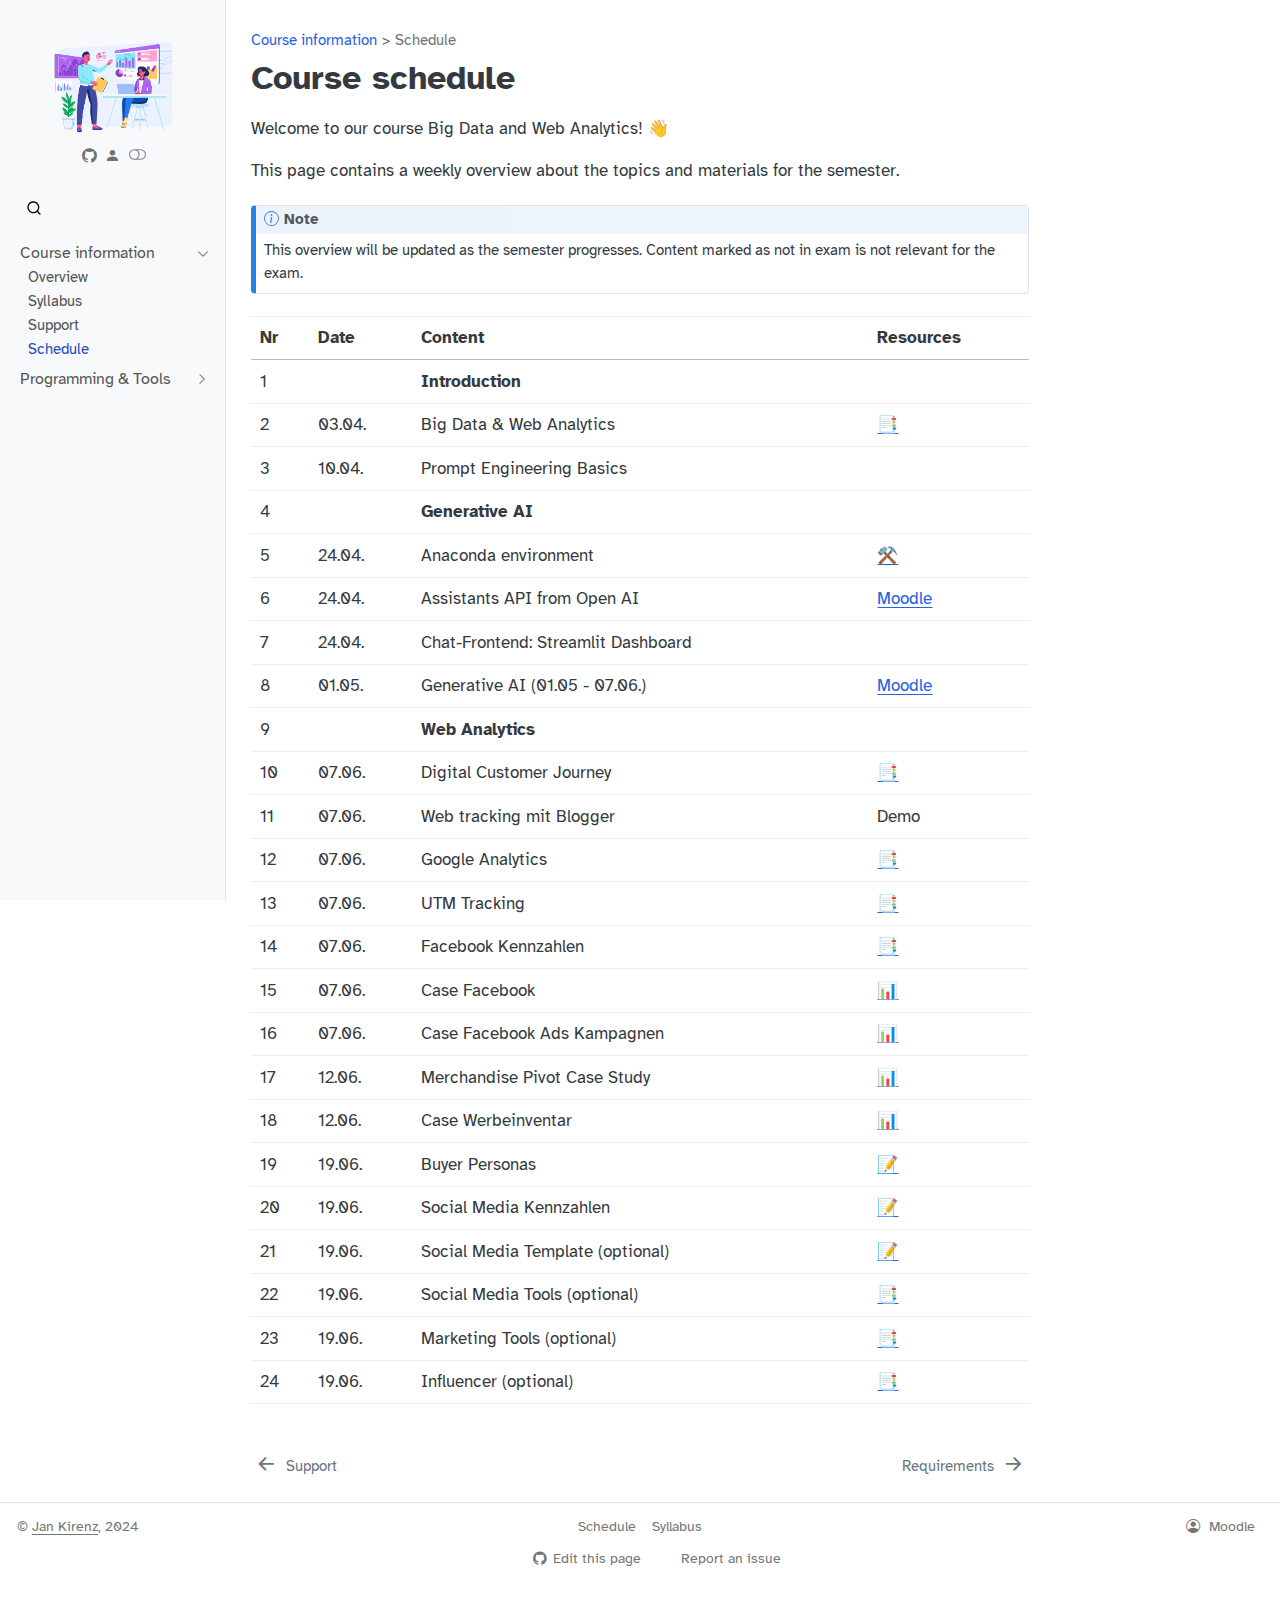
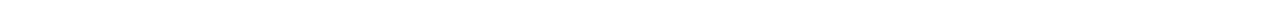
<file: index.html>
<!DOCTYPE html>
<html xmlns="http://www.w3.org/1999/xhtml" lang="en" xml:lang="en"><head>

<meta charset="utf-8">
<meta name="generator" content="quarto-1.4.555">

<meta name="viewport" content="width=device-width, initial-scale=1.0, user-scalable=yes">


<title>Big Data and Web Analytics - Course schedule</title>
<style>
code{white-space: pre-wrap;}
span.smallcaps{font-variant: small-caps;}
div.columns{display: flex; gap: min(4vw, 1.5em);}
div.column{flex: auto; overflow-x: auto;}
div.hanging-indent{margin-left: 1.5em; text-indent: -1.5em;}
ul.task-list{list-style: none;}
ul.task-list li input[type="checkbox"] {
  width: 0.8em;
  margin: 0 0.8em 0.2em -1em; /* quarto-specific, see https://github.com/quarto-dev/quarto-cli/issues/4556 */ 
  vertical-align: middle;
}
</style>


<script src="site_libs/quarto-nav/quarto-nav.js"></script>
<script src="site_libs/clipboard/clipboard.min.js"></script>
<script src="site_libs/quarto-search/autocomplete.umd.js"></script>
<script src="site_libs/quarto-search/fuse.min.js"></script>
<script src="site_libs/quarto-search/quarto-search.js"></script>
<meta name="quarto:offset" content="./">
<link href="./programming-requirements.html" rel="next">
<link href="./course-support.html" rel="prev">
<link href=".//images/logo.png" rel="icon" type="image/png">
<script src="site_libs/quarto-html/quarto.js"></script>
<script src="site_libs/quarto-html/popper.min.js"></script>
<script src="site_libs/quarto-html/tippy.umd.min.js"></script>
<script src="site_libs/quarto-html/anchor.min.js"></script>
<link href="site_libs/quarto-html/tippy.css" rel="stylesheet">
<link href="site_libs/quarto-html/quarto-syntax-highlighting.css" rel="stylesheet" class="quarto-color-scheme" id="quarto-text-highlighting-styles">
<link href="site_libs/quarto-html/quarto-syntax-highlighting-dark.css" rel="prefetch" class="quarto-color-scheme quarto-color-alternate" id="quarto-text-highlighting-styles">
<script src="site_libs/bootstrap/bootstrap.min.js"></script>
<link href="site_libs/bootstrap/bootstrap-icons.css" rel="stylesheet">
<link href="site_libs/bootstrap/bootstrap.min.css" rel="stylesheet" class="quarto-color-scheme" id="quarto-bootstrap" data-mode="light">
<link href="site_libs/bootstrap/bootstrap-dark.min.css" rel="prefetch" class="quarto-color-scheme quarto-color-alternate" id="quarto-bootstrap" data-mode="dark">
<script id="quarto-search-options" type="application/json">{
  "location": "sidebar",
  "copy-button": false,
  "collapse-after": 3,
  "panel-placement": "start",
  "type": "overlay",
  "limit": 50,
  "keyboard-shortcut": [
    "f",
    "/",
    "s"
  ],
  "language": {
    "search-no-results-text": "No results",
    "search-matching-documents-text": "matching documents",
    "search-copy-link-title": "Copy link to search",
    "search-hide-matches-text": "Hide additional matches",
    "search-more-match-text": "more match in this document",
    "search-more-matches-text": "more matches in this document",
    "search-clear-button-title": "Clear",
    "search-text-placeholder": "",
    "search-detached-cancel-button-title": "Cancel",
    "search-submit-button-title": "Submit",
    "search-label": "Search"
  }
}</script>


<meta property="og:title" content="Big Data and Web Analytics - Course schedule">
<meta property="og:description" content="Homepage for the course Big Data and Web Analytics at HdM Stuttgart, SS 2024.">
<meta property="og:image" content="https://om2-ss24.github.io/website//images/logo.png">
<meta property="og:site_name" content="Big Data and Web Analytics">
<meta property="og:image:height" content="1609">
<meta property="og:image:width" content="2417">
</head>

<body class="nav-sidebar docked">

<div id="quarto-search-results"></div>
  <header id="quarto-header" class="headroom fixed-top">
  <nav class="quarto-secondary-nav">
    <div class="container-fluid d-flex">
      <button type="button" class="quarto-btn-toggle btn" data-bs-toggle="collapse" data-bs-target=".quarto-sidebar-collapse-item" aria-controls="quarto-sidebar" aria-expanded="false" aria-label="Toggle sidebar navigation" onclick="if (window.quartoToggleHeadroom) { window.quartoToggleHeadroom(); }">
        <i class="bi bi-layout-text-sidebar-reverse"></i>
      </button>
        <nav class="quarto-page-breadcrumbs" aria-label="breadcrumb"><ol class="breadcrumb"><li class="breadcrumb-item"><a href="./course-overview.html">Course information</a></li><li class="breadcrumb-item"><a href="./index.html">Schedule</a></li></ol></nav>
        <a class="flex-grow-1" role="button" data-bs-toggle="collapse" data-bs-target=".quarto-sidebar-collapse-item" aria-controls="quarto-sidebar" aria-expanded="false" aria-label="Toggle sidebar navigation" onclick="if (window.quartoToggleHeadroom) { window.quartoToggleHeadroom(); }">      
        </a>
      <button type="button" class="btn quarto-search-button" aria-label="" onclick="window.quartoOpenSearch();">
        <i class="bi bi-search"></i>
      </button>
    </div>
  </nav>
</header>
<!-- content -->
<div id="quarto-content" class="quarto-container page-columns page-rows-contents page-layout-article">
<!-- sidebar -->
  <nav id="quarto-sidebar" class="sidebar collapse collapse-horizontal quarto-sidebar-collapse-item sidebar-navigation docked overflow-auto">
    <div class="pt-lg-2 mt-2 text-center sidebar-header">
      <a href="./index.html" class="sidebar-logo-link">
      <img src="./images/logo.png" alt="" class="sidebar-logo py-0 d-lg-inline d-none">
      </a>
      <div class="sidebar-tools-main tools-wide">
    <a href="https://github.com/om2-ss24" title="GitHub organization" class="quarto-navigation-tool px-1" aria-label="GitHub organization"><i class="bi bi-github"></i></a>
    <a href="https://moodle.hdm-stuttgart.de/login/index.php" title="Moodle" class="quarto-navigation-tool px-1" aria-label="Moodle"><i class="bi bi-person-fill"></i></a>
  <a href="" class="quarto-color-scheme-toggle quarto-navigation-tool  px-1" onclick="window.quartoToggleColorScheme(); return false;" title="Toggle dark mode"><i class="bi"></i></a>
</div>
      </div>
        <div class="mt-2 flex-shrink-0 align-items-center">
        <div class="sidebar-search">
        <div id="quarto-search" class="" title="Search"></div>
        </div>
        </div>
    <div class="sidebar-menu-container"> 
    <ul class="list-unstyled mt-1">
        <li class="sidebar-item sidebar-item-section">
      <div class="sidebar-item-container"> 
            <a class="sidebar-item-text sidebar-link text-start" data-bs-toggle="collapse" data-bs-target="#quarto-sidebar-section-1" aria-expanded="true">
 <span class="menu-text">Course information</span></a>
          <a class="sidebar-item-toggle text-start" data-bs-toggle="collapse" data-bs-target="#quarto-sidebar-section-1" aria-expanded="true" aria-label="Toggle section">
            <i class="bi bi-chevron-right ms-2"></i>
          </a> 
      </div>
      <ul id="quarto-sidebar-section-1" class="collapse list-unstyled sidebar-section depth1 show">  
          <li class="sidebar-item">
  <div class="sidebar-item-container"> 
  <a href="./course-overview.html" class="sidebar-item-text sidebar-link">
 <span class="menu-text">Overview</span></a>
  </div>
</li>
          <li class="sidebar-item">
  <div class="sidebar-item-container"> 
  <a href="./course-syllabus.html" class="sidebar-item-text sidebar-link">
 <span class="menu-text">Syllabus</span></a>
  </div>
</li>
          <li class="sidebar-item">
  <div class="sidebar-item-container"> 
  <a href="./course-support.html" class="sidebar-item-text sidebar-link">
 <span class="menu-text">Support</span></a>
  </div>
</li>
          <li class="sidebar-item">
  <div class="sidebar-item-container"> 
  <a href="./index.html" class="sidebar-item-text sidebar-link active">
 <span class="menu-text">Schedule</span></a>
  </div>
</li>
      </ul>
  </li>
        <li class="sidebar-item sidebar-item-section">
      <div class="sidebar-item-container"> 
            <a class="sidebar-item-text sidebar-link text-start collapsed" data-bs-toggle="collapse" data-bs-target="#quarto-sidebar-section-2" aria-expanded="false">
 <span class="menu-text">Programming &amp; Tools</span></a>
          <a class="sidebar-item-toggle text-start collapsed" data-bs-toggle="collapse" data-bs-target="#quarto-sidebar-section-2" aria-expanded="false" aria-label="Toggle section">
            <i class="bi bi-chevron-right ms-2"></i>
          </a> 
      </div>
      <ul id="quarto-sidebar-section-2" class="collapse list-unstyled sidebar-section depth1 ">  
          <li class="sidebar-item">
  <div class="sidebar-item-container"> 
  <a href="./programming-requirements.html" class="sidebar-item-text sidebar-link">
 <span class="menu-text">Requirements</span></a>
  </div>
</li>
          <li class="sidebar-item">
  <div class="sidebar-item-container"> 
  <a href="./anaconda-environment.html" class="sidebar-item-text sidebar-link">
 <span class="menu-text">Environment Gen AI</span></a>
  </div>
</li>
      </ul>
  </li>
    </ul>
    </div>
</nav>
<div id="quarto-sidebar-glass" class="quarto-sidebar-collapse-item" data-bs-toggle="collapse" data-bs-target=".quarto-sidebar-collapse-item"></div>
<!-- margin-sidebar -->
    <div id="quarto-margin-sidebar" class="sidebar margin-sidebar">
        
    </div>
<!-- main -->
<main class="content" id="quarto-document-content">

<header id="title-block-header" class="quarto-title-block default"><nav class="quarto-page-breadcrumbs quarto-title-breadcrumbs d-none d-lg-block" aria-label="breadcrumb"><ol class="breadcrumb"><li class="breadcrumb-item"><a href="./course-overview.html">Course information</a></li><li class="breadcrumb-item"><a href="./index.html">Schedule</a></li></ol></nav>
<div class="quarto-title">
<h1 class="title">Course schedule</h1>
</div>



<div class="quarto-title-meta">

    
  
    
  </div>
  


</header>


<p>Welcome to our course Big Data and Web Analytics! 👋</p>
<p>This page contains a weekly overview about the topics and materials for the semester.</p>
<div class="callout callout-style-default callout-note callout-titled">
<div class="callout-header d-flex align-content-center">
<div class="callout-icon-container">
<i class="callout-icon"></i>
</div>
<div class="callout-title-container flex-fill">
Note
</div>
</div>
<div class="callout-body-container callout-body">
<p>This overview will be updated as the semester progresses. Content marked as not in exam is not relevant for the exam.</p>
</div>
</div>
<table class="caption-top table">
<thead>
<tr class="header">
<th>Nr</th>
<th>Date</th>
<th>Content</th>
<th>Resources</th>
</tr>
</thead>
<tbody>
<tr class="odd">
<td>1</td>
<td></td>
<td><strong>Introduction</strong></td>
<td></td>
</tr>
<tr class="even">
<td>2</td>
<td>03.04.</td>
<td>Big Data &amp; Web Analytics</td>
<td><a href="https://docs.google.com/presentation/d/14mDixoFHReJhc7D3G0ooC_CZJ8R14AcjJLXqFfUmKgo/export/pdf">📑</a></td>
</tr>
<tr class="odd">
<td>3</td>
<td>10.04.</td>
<td>Prompt Engineering Basics</td>
<td></td>
</tr>
<tr class="even">
<td>4</td>
<td></td>
<td><strong>Generative AI</strong></td>
<td></td>
</tr>
<tr class="odd">
<td>5</td>
<td>24.04.</td>
<td>Anaconda environment</td>
<td><a href="https://om2-ss24.github.io/website/anaconda-environment.html">⚒️</a></td>
</tr>
<tr class="even">
<td>6</td>
<td>24.04.</td>
<td>Assistants API from Open AI</td>
<td><a href="https://moodle.hdm-stuttgart.de/course/view.php?id=2233&amp;section=10">Moodle</a></td>
</tr>
<tr class="odd">
<td>7</td>
<td>24.04.</td>
<td>Chat-Frontend: Streamlit Dashboard</td>
<td></td>
</tr>
<tr class="even">
<td>8</td>
<td>01.05.</td>
<td>Generative AI (01.05 - 07.06.)</td>
<td><a href="https://moodle.hdm-stuttgart.de/course/view.php?id=2233&amp;section=10">Moodle</a></td>
</tr>
<tr class="odd">
<td>9</td>
<td></td>
<td><strong>Web Analytics</strong></td>
<td></td>
</tr>
<tr class="even">
<td>10</td>
<td>07.06.</td>
<td>Digital Customer Journey</td>
<td><a href="https://docs.google.com/presentation/d/1PjsH6zrGXJQmVUeUXqtx97YXXrxmwhj13n442SDNyIE/export/pdf">📑</a></td>
</tr>
<tr class="odd">
<td>11</td>
<td>07.06.</td>
<td>Web tracking mit Blogger</td>
<td>Demo</td>
</tr>
<tr class="even">
<td>12</td>
<td>07.06.</td>
<td>Google Analytics</td>
<td><a href="https://docs.google.com/presentation/d/1rWW6ZyH8-Cex4g04wKnXMtjhBZVnPmUdoEZn7rXwer0/export/pdf">📑</a></td>
</tr>
<tr class="odd">
<td>13</td>
<td>07.06.</td>
<td>UTM Tracking</td>
<td><a href="https://docs.google.com/presentation/d/1_BBH1kD_i_bRA4Rcp8PY6TjDpx95lD6NbOAE-YfWxnY/export/pdf">📑</a></td>
</tr>
<tr class="even">
<td>14</td>
<td>07.06.</td>
<td>Facebook Kennzahlen</td>
<td><a href="https://docs.google.com/presentation/d/1hljb0T3sA5yDMCvSXy_SAv3vgW3hSVasc7dT-wwynPE/export/pdf">📑</a></td>
</tr>
<tr class="odd">
<td>15</td>
<td>07.06.</td>
<td>Case Facebook</td>
<td><a href="https://docs.google.com/spreadsheets/d/1aTkSrNZPeh14Ier3WX-Po5zIlmLWujLfWLfqQcLHKXo/edit?usp=sharing">📊</a></td>
</tr>
<tr class="even">
<td>16</td>
<td>07.06.</td>
<td>Case Facebook Ads Kampagnen</td>
<td><a href="https://docs.google.com/spreadsheets/d/1svLWw4-mtjcfOfTTxxu2e6PKWlLmhUgeGtefzE6I3mk/edit?usp=sharing">📊</a></td>
</tr>
<tr class="odd">
<td>17</td>
<td>12.06.</td>
<td>Merchandise Pivot Case Study</td>
<td><a href="https://docs.google.com/spreadsheets/d/1hsUE0PHJR-wmELI8y2XFgcYBFFwqKG4UjI3Y8odM6kU/edit?usp=sharing">📊</a></td>
</tr>
<tr class="even">
<td>18</td>
<td>12.06.</td>
<td>Case Werbeinventar</td>
<td><a href="https://docs.google.com/spreadsheets/d/1Ft9CfS7HKJPSiRVqXoIVMcOEg1EfGkPFHKBFNzpmo40/edit?usp=sharing">📊</a></td>
</tr>
<tr class="odd">
<td>19</td>
<td>19.06.</td>
<td>Buyer Personas</td>
<td><a href="https://docs.google.com/presentation/d/1dEyL_jVAl2meREQHJdn38u8PJD-26G7gjFbWXT0Abco/view?usp=sharing">📝</a></td>
</tr>
<tr class="even">
<td>20</td>
<td>19.06.</td>
<td>Social Media Kennzahlen</td>
<td><a href="https://docs.google.com/presentation/d/1OAy9Qe3h0AlePEcYoeHF9qPLL7aGYvlhvvXsANrl9-g/view?usp=sharing">📝</a></td>
</tr>
<tr class="odd">
<td>21</td>
<td>19.06.</td>
<td>Social Media Template (optional)</td>
<td><a href="https://docs.google.com/presentation/d/15I-qdXuIzqVQo0m7MPdd_u7YK0joMCWU6fHifHkPZHc/view?usp=sharing">📝</a></td>
</tr>
<tr class="even">
<td>22</td>
<td>19.06.</td>
<td>Social Media Tools (optional)</td>
<td><a href="https://docs.google.com/presentation/d/1PRpAkwZTA8CGufafmmxoOFgMW1JrfRFt75o1rau_UTI/export/pdf">📑</a></td>
</tr>
<tr class="odd">
<td>23</td>
<td>19.06.</td>
<td>Marketing Tools (optional)</td>
<td><a href="https://docs.google.com/presentation/d/1x4UKIZROhRPOtdNmbOHcZCSLyxlE9h84sFrlvXJj9Tg/export/pdf">📑</a></td>
</tr>
<tr class="even">
<td>24</td>
<td>19.06.</td>
<td>Influencer (optional)</td>
<td><a href="https://docs.google.com/presentation/d/1bOTkDNpsXqw0_cDPPNxCDHCz61XAiEzwOS1rqw1e2Dc/export/pdf">📑</a></td>
</tr>
</tbody>
</table>



</main> <!-- /main -->
<script id="quarto-html-after-body" type="application/javascript">
window.document.addEventListener("DOMContentLoaded", function (event) {
  const toggleBodyColorMode = (bsSheetEl) => {
    const mode = bsSheetEl.getAttribute("data-mode");
    const bodyEl = window.document.querySelector("body");
    if (mode === "dark") {
      bodyEl.classList.add("quarto-dark");
      bodyEl.classList.remove("quarto-light");
    } else {
      bodyEl.classList.add("quarto-light");
      bodyEl.classList.remove("quarto-dark");
    }
  }
  const toggleBodyColorPrimary = () => {
    const bsSheetEl = window.document.querySelector("link#quarto-bootstrap");
    if (bsSheetEl) {
      toggleBodyColorMode(bsSheetEl);
    }
  }
  toggleBodyColorPrimary();  
  const disableStylesheet = (stylesheets) => {
    for (let i=0; i < stylesheets.length; i++) {
      const stylesheet = stylesheets[i];
      stylesheet.rel = 'prefetch';
    }
  }
  const enableStylesheet = (stylesheets) => {
    for (let i=0; i < stylesheets.length; i++) {
      const stylesheet = stylesheets[i];
      stylesheet.rel = 'stylesheet';
    }
  }
  const manageTransitions = (selector, allowTransitions) => {
    const els = window.document.querySelectorAll(selector);
    for (let i=0; i < els.length; i++) {
      const el = els[i];
      if (allowTransitions) {
        el.classList.remove('notransition');
      } else {
        el.classList.add('notransition');
      }
    }
  }
  const toggleGiscusIfUsed = (isAlternate, darkModeDefault) => {
    const baseTheme = document.querySelector('#giscus-base-theme')?.value ?? 'light';
    const alternateTheme = document.querySelector('#giscus-alt-theme')?.value ?? 'dark';
    let newTheme = '';
    if(darkModeDefault) {
      newTheme = isAlternate ? baseTheme : alternateTheme;
    } else {
      newTheme = isAlternate ? alternateTheme : baseTheme;
    }
    const changeGiscusTheme = () => {
      // From: https://github.com/giscus/giscus/issues/336
      const sendMessage = (message) => {
        const iframe = document.querySelector('iframe.giscus-frame');
        if (!iframe) return;
        iframe.contentWindow.postMessage({ giscus: message }, 'https://giscus.app');
      }
      sendMessage({
        setConfig: {
          theme: newTheme
        }
      });
    }
    const isGiscussLoaded = window.document.querySelector('iframe.giscus-frame') !== null;
    if (isGiscussLoaded) {
      changeGiscusTheme();
    }
  }
  const toggleColorMode = (alternate) => {
    // Switch the stylesheets
    const alternateStylesheets = window.document.querySelectorAll('link.quarto-color-scheme.quarto-color-alternate');
    manageTransitions('#quarto-margin-sidebar .nav-link', false);
    if (alternate) {
      enableStylesheet(alternateStylesheets);
      for (const sheetNode of alternateStylesheets) {
        if (sheetNode.id === "quarto-bootstrap") {
          toggleBodyColorMode(sheetNode);
        }
      }
    } else {
      disableStylesheet(alternateStylesheets);
      toggleBodyColorPrimary();
    }
    manageTransitions('#quarto-margin-sidebar .nav-link', true);
    // Switch the toggles
    const toggles = window.document.querySelectorAll('.quarto-color-scheme-toggle');
    for (let i=0; i < toggles.length; i++) {
      const toggle = toggles[i];
      if (toggle) {
        if (alternate) {
          toggle.classList.add("alternate");     
        } else {
          toggle.classList.remove("alternate");
        }
      }
    }
    // Hack to workaround the fact that safari doesn't
    // properly recolor the scrollbar when toggling (#1455)
    if (navigator.userAgent.indexOf('Safari') > 0 && navigator.userAgent.indexOf('Chrome') == -1) {
      manageTransitions("body", false);
      window.scrollTo(0, 1);
      setTimeout(() => {
        window.scrollTo(0, 0);
        manageTransitions("body", true);
      }, 40);  
    }
  }
  const isFileUrl = () => { 
    return window.location.protocol === 'file:';
  }
  const hasAlternateSentinel = () => {  
    let styleSentinel = getColorSchemeSentinel();
    if (styleSentinel !== null) {
      return styleSentinel === "alternate";
    } else {
      return false;
    }
  }
  const setStyleSentinel = (alternate) => {
    const value = alternate ? "alternate" : "default";
    if (!isFileUrl()) {
      window.localStorage.setItem("quarto-color-scheme", value);
    } else {
      localAlternateSentinel = value;
    }
  }
  const getColorSchemeSentinel = () => {
    if (!isFileUrl()) {
      const storageValue = window.localStorage.getItem("quarto-color-scheme");
      return storageValue != null ? storageValue : localAlternateSentinel;
    } else {
      return localAlternateSentinel;
    }
  }
  const darkModeDefault = false;
  let localAlternateSentinel = darkModeDefault ? 'alternate' : 'default';
  // Dark / light mode switch
  window.quartoToggleColorScheme = () => {
    // Read the current dark / light value 
    let toAlternate = !hasAlternateSentinel();
    toggleColorMode(toAlternate);
    setStyleSentinel(toAlternate);
    toggleGiscusIfUsed(toAlternate, darkModeDefault);
  };
  // Ensure there is a toggle, if there isn't float one in the top right
  if (window.document.querySelector('.quarto-color-scheme-toggle') === null) {
    const a = window.document.createElement('a');
    a.classList.add('top-right');
    a.classList.add('quarto-color-scheme-toggle');
    a.href = "";
    a.onclick = function() { try { window.quartoToggleColorScheme(); } catch {} return false; };
    const i = window.document.createElement("i");
    i.classList.add('bi');
    a.appendChild(i);
    window.document.body.appendChild(a);
  }
  // Switch to dark mode if need be
  if (hasAlternateSentinel()) {
    toggleColorMode(true);
  } else {
    toggleColorMode(false);
  }
  const icon = "";
  const anchorJS = new window.AnchorJS();
  anchorJS.options = {
    placement: 'right',
    icon: icon
  };
  anchorJS.add('.anchored');
  const isCodeAnnotation = (el) => {
    for (const clz of el.classList) {
      if (clz.startsWith('code-annotation-')) {                     
        return true;
      }
    }
    return false;
  }
  const clipboard = new window.ClipboardJS('.code-copy-button', {
    text: function(trigger) {
      const codeEl = trigger.previousElementSibling.cloneNode(true);
      for (const childEl of codeEl.children) {
        if (isCodeAnnotation(childEl)) {
          childEl.remove();
        }
      }
      return codeEl.innerText;
    }
  });
  clipboard.on('success', function(e) {
    // button target
    const button = e.trigger;
    // don't keep focus
    button.blur();
    // flash "checked"
    button.classList.add('code-copy-button-checked');
    var currentTitle = button.getAttribute("title");
    button.setAttribute("title", "Copied!");
    let tooltip;
    if (window.bootstrap) {
      button.setAttribute("data-bs-toggle", "tooltip");
      button.setAttribute("data-bs-placement", "left");
      button.setAttribute("data-bs-title", "Copied!");
      tooltip = new bootstrap.Tooltip(button, 
        { trigger: "manual", 
          customClass: "code-copy-button-tooltip",
          offset: [0, -8]});
      tooltip.show();    
    }
    setTimeout(function() {
      if (tooltip) {
        tooltip.hide();
        button.removeAttribute("data-bs-title");
        button.removeAttribute("data-bs-toggle");
        button.removeAttribute("data-bs-placement");
      }
      button.setAttribute("title", currentTitle);
      button.classList.remove('code-copy-button-checked');
    }, 1000);
    // clear code selection
    e.clearSelection();
  });
    var localhostRegex = new RegExp(/^(?:http|https):\/\/localhost\:?[0-9]*\//);
    var mailtoRegex = new RegExp(/^mailto:/);
      var filterRegex = new RegExp("https:\/\/om2-ss24\.github\.io\/website\/");
    var isInternal = (href) => {
        return filterRegex.test(href) || localhostRegex.test(href) || mailtoRegex.test(href);
    }
    // Inspect non-navigation links and adorn them if external
 	var links = window.document.querySelectorAll('a[href]:not(.nav-link):not(.navbar-brand):not(.toc-action):not(.sidebar-link):not(.sidebar-item-toggle):not(.pagination-link):not(.no-external):not([aria-hidden]):not(.dropdown-item):not(.quarto-navigation-tool)');
    for (var i=0; i<links.length; i++) {
      const link = links[i];
      if (!isInternal(link.href)) {
        // undo the damage that might have been done by quarto-nav.js in the case of
        // links that we want to consider external
        if (link.dataset.originalHref !== undefined) {
          link.href = link.dataset.originalHref;
        }
      }
    }
  function tippyHover(el, contentFn, onTriggerFn, onUntriggerFn) {
    const config = {
      allowHTML: true,
      maxWidth: 500,
      delay: 100,
      arrow: false,
      appendTo: function(el) {
          return el.parentElement;
      },
      interactive: true,
      interactiveBorder: 10,
      theme: 'quarto',
      placement: 'bottom-start',
    };
    if (contentFn) {
      config.content = contentFn;
    }
    if (onTriggerFn) {
      config.onTrigger = onTriggerFn;
    }
    if (onUntriggerFn) {
      config.onUntrigger = onUntriggerFn;
    }
    window.tippy(el, config); 
  }
  const noterefs = window.document.querySelectorAll('a[role="doc-noteref"]');
  for (var i=0; i<noterefs.length; i++) {
    const ref = noterefs[i];
    tippyHover(ref, function() {
      // use id or data attribute instead here
      let href = ref.getAttribute('data-footnote-href') || ref.getAttribute('href');
      try { href = new URL(href).hash; } catch {}
      const id = href.replace(/^#\/?/, "");
      const note = window.document.getElementById(id);
      if (note) {
        return note.innerHTML;
      } else {
        return "";
      }
    });
  }
  const xrefs = window.document.querySelectorAll('a.quarto-xref');
  const processXRef = (id, note) => {
    // Strip column container classes
    const stripColumnClz = (el) => {
      el.classList.remove("page-full", "page-columns");
      if (el.children) {
        for (const child of el.children) {
          stripColumnClz(child);
        }
      }
    }
    stripColumnClz(note)
    if (id === null || id.startsWith('sec-')) {
      // Special case sections, only their first couple elements
      const container = document.createElement("div");
      if (note.children && note.children.length > 2) {
        container.appendChild(note.children[0].cloneNode(true));
        for (let i = 1; i < note.children.length; i++) {
          const child = note.children[i];
          if (child.tagName === "P" && child.innerText === "") {
            continue;
          } else {
            container.appendChild(child.cloneNode(true));
            break;
          }
        }
        if (window.Quarto?.typesetMath) {
          window.Quarto.typesetMath(container);
        }
        return container.innerHTML
      } else {
        if (window.Quarto?.typesetMath) {
          window.Quarto.typesetMath(note);
        }
        return note.innerHTML;
      }
    } else {
      // Remove any anchor links if they are present
      const anchorLink = note.querySelector('a.anchorjs-link');
      if (anchorLink) {
        anchorLink.remove();
      }
      if (window.Quarto?.typesetMath) {
        window.Quarto.typesetMath(note);
      }
      // TODO in 1.5, we should make sure this works without a callout special case
      if (note.classList.contains("callout")) {
        return note.outerHTML;
      } else {
        return note.innerHTML;
      }
    }
  }
  for (var i=0; i<xrefs.length; i++) {
    const xref = xrefs[i];
    tippyHover(xref, undefined, function(instance) {
      instance.disable();
      let url = xref.getAttribute('href');
      let hash = undefined; 
      if (url.startsWith('#')) {
        hash = url;
      } else {
        try { hash = new URL(url).hash; } catch {}
      }
      if (hash) {
        const id = hash.replace(/^#\/?/, "");
        const note = window.document.getElementById(id);
        if (note !== null) {
          try {
            const html = processXRef(id, note.cloneNode(true));
            instance.setContent(html);
          } finally {
            instance.enable();
            instance.show();
          }
        } else {
          // See if we can fetch this
          fetch(url.split('#')[0])
          .then(res => res.text())
          .then(html => {
            const parser = new DOMParser();
            const htmlDoc = parser.parseFromString(html, "text/html");
            const note = htmlDoc.getElementById(id);
            if (note !== null) {
              const html = processXRef(id, note);
              instance.setContent(html);
            } 
          }).finally(() => {
            instance.enable();
            instance.show();
          });
        }
      } else {
        // See if we can fetch a full url (with no hash to target)
        // This is a special case and we should probably do some content thinning / targeting
        fetch(url)
        .then(res => res.text())
        .then(html => {
          const parser = new DOMParser();
          const htmlDoc = parser.parseFromString(html, "text/html");
          const note = htmlDoc.querySelector('main.content');
          if (note !== null) {
            // This should only happen for chapter cross references
            // (since there is no id in the URL)
            // remove the first header
            if (note.children.length > 0 && note.children[0].tagName === "HEADER") {
              note.children[0].remove();
            }
            const html = processXRef(null, note);
            instance.setContent(html);
          } 
        }).finally(() => {
          instance.enable();
          instance.show();
        });
      }
    }, function(instance) {
    });
  }
      let selectedAnnoteEl;
      const selectorForAnnotation = ( cell, annotation) => {
        let cellAttr = 'data-code-cell="' + cell + '"';
        let lineAttr = 'data-code-annotation="' +  annotation + '"';
        const selector = 'span[' + cellAttr + '][' + lineAttr + ']';
        return selector;
      }
      const selectCodeLines = (annoteEl) => {
        const doc = window.document;
        const targetCell = annoteEl.getAttribute("data-target-cell");
        const targetAnnotation = annoteEl.getAttribute("data-target-annotation");
        const annoteSpan = window.document.querySelector(selectorForAnnotation(targetCell, targetAnnotation));
        const lines = annoteSpan.getAttribute("data-code-lines").split(",");
        const lineIds = lines.map((line) => {
          return targetCell + "-" + line;
        })
        let top = null;
        let height = null;
        let parent = null;
        if (lineIds.length > 0) {
            //compute the position of the single el (top and bottom and make a div)
            const el = window.document.getElementById(lineIds[0]);
            top = el.offsetTop;
            height = el.offsetHeight;
            parent = el.parentElement.parentElement;
          if (lineIds.length > 1) {
            const lastEl = window.document.getElementById(lineIds[lineIds.length - 1]);
            const bottom = lastEl.offsetTop + lastEl.offsetHeight;
            height = bottom - top;
          }
          if (top !== null && height !== null && parent !== null) {
            // cook up a div (if necessary) and position it 
            let div = window.document.getElementById("code-annotation-line-highlight");
            if (div === null) {
              div = window.document.createElement("div");
              div.setAttribute("id", "code-annotation-line-highlight");
              div.style.position = 'absolute';
              parent.appendChild(div);
            }
            div.style.top = top - 2 + "px";
            div.style.height = height + 4 + "px";
            div.style.left = 0;
            let gutterDiv = window.document.getElementById("code-annotation-line-highlight-gutter");
            if (gutterDiv === null) {
              gutterDiv = window.document.createElement("div");
              gutterDiv.setAttribute("id", "code-annotation-line-highlight-gutter");
              gutterDiv.style.position = 'absolute';
              const codeCell = window.document.getElementById(targetCell);
              const gutter = codeCell.querySelector('.code-annotation-gutter');
              gutter.appendChild(gutterDiv);
            }
            gutterDiv.style.top = top - 2 + "px";
            gutterDiv.style.height = height + 4 + "px";
          }
          selectedAnnoteEl = annoteEl;
        }
      };
      const unselectCodeLines = () => {
        const elementsIds = ["code-annotation-line-highlight", "code-annotation-line-highlight-gutter"];
        elementsIds.forEach((elId) => {
          const div = window.document.getElementById(elId);
          if (div) {
            div.remove();
          }
        });
        selectedAnnoteEl = undefined;
      };
        // Handle positioning of the toggle
    window.addEventListener(
      "resize",
      throttle(() => {
        elRect = undefined;
        if (selectedAnnoteEl) {
          selectCodeLines(selectedAnnoteEl);
        }
      }, 10)
    );
    function throttle(fn, ms) {
    let throttle = false;
    let timer;
      return (...args) => {
        if(!throttle) { // first call gets through
            fn.apply(this, args);
            throttle = true;
        } else { // all the others get throttled
            if(timer) clearTimeout(timer); // cancel #2
            timer = setTimeout(() => {
              fn.apply(this, args);
              timer = throttle = false;
            }, ms);
        }
      };
    }
      // Attach click handler to the DT
      const annoteDls = window.document.querySelectorAll('dt[data-target-cell]');
      for (const annoteDlNode of annoteDls) {
        annoteDlNode.addEventListener('click', (event) => {
          const clickedEl = event.target;
          if (clickedEl !== selectedAnnoteEl) {
            unselectCodeLines();
            const activeEl = window.document.querySelector('dt[data-target-cell].code-annotation-active');
            if (activeEl) {
              activeEl.classList.remove('code-annotation-active');
            }
            selectCodeLines(clickedEl);
            clickedEl.classList.add('code-annotation-active');
          } else {
            // Unselect the line
            unselectCodeLines();
            clickedEl.classList.remove('code-annotation-active');
          }
        });
      }
  const findCites = (el) => {
    const parentEl = el.parentElement;
    if (parentEl) {
      const cites = parentEl.dataset.cites;
      if (cites) {
        return {
          el,
          cites: cites.split(' ')
        };
      } else {
        return findCites(el.parentElement)
      }
    } else {
      return undefined;
    }
  };
  var bibliorefs = window.document.querySelectorAll('a[role="doc-biblioref"]');
  for (var i=0; i<bibliorefs.length; i++) {
    const ref = bibliorefs[i];
    const citeInfo = findCites(ref);
    if (citeInfo) {
      tippyHover(citeInfo.el, function() {
        var popup = window.document.createElement('div');
        citeInfo.cites.forEach(function(cite) {
          var citeDiv = window.document.createElement('div');
          citeDiv.classList.add('hanging-indent');
          citeDiv.classList.add('csl-entry');
          var biblioDiv = window.document.getElementById('ref-' + cite);
          if (biblioDiv) {
            citeDiv.innerHTML = biblioDiv.innerHTML;
          }
          popup.appendChild(citeDiv);
        });
        return popup.innerHTML;
      });
    }
  }
});
</script>
<nav class="page-navigation">
  <div class="nav-page nav-page-previous">
      <a href="./course-support.html" class="pagination-link" aria-label="Support">
        <i class="bi bi-arrow-left-short"></i> <span class="nav-page-text">Support</span>
      </a>          
  </div>
  <div class="nav-page nav-page-next">
      <a href="./programming-requirements.html" class="pagination-link" aria-label="Requirements">
        <span class="nav-page-text">Requirements</span> <i class="bi bi-arrow-right-short"></i>
      </a>
  </div>
</nav>
</div> <!-- /content -->
<footer class="footer">
  <div class="nav-footer">
    <div class="nav-footer-left">
<p>© <a href="https://www.kirenz.com/">Jan Kirenz</a>, 2024</p>
</div>   
    <div class="nav-footer-center">
      <ul class="footer-items list-unstyled">
    <li class="nav-item">
    <a class="nav-link active" href="./index.html" aria-current="page">
<p>Schedule</p>
</a>
  </li>  
    <li class="nav-item">
    <a class="nav-link" href="./course-syllabus.html">
<p>Syllabus</p>
</a>
  </li>  
</ul>
    <div class="toc-actions"><ul><li><a href="https://github.com/om2-ss24/website/edit/main/index.qmd" class="toc-action"><i class="bi bi-github"></i>Edit this page</a></li><li><a href="https://github.com/om2-ss24/website/issues/new" class="toc-action"><i class="bi empty"></i>Report an issue</a></li></ul></div></div>
    <div class="nav-footer-right">
      <ul class="footer-items list-unstyled">
    <li class="nav-item compact">
      <i class="bi bi-person-circle" role="img">
</i> 
  </li>  
    <li class="nav-item">
    <a class="nav-link" href="https://moodle.hdm-stuttgart.de/login/index.php">
<p>Moodle</p>
</a>
  </li>  
</ul>
    </div>
  </div>
</footer>




</body></html>
</file>
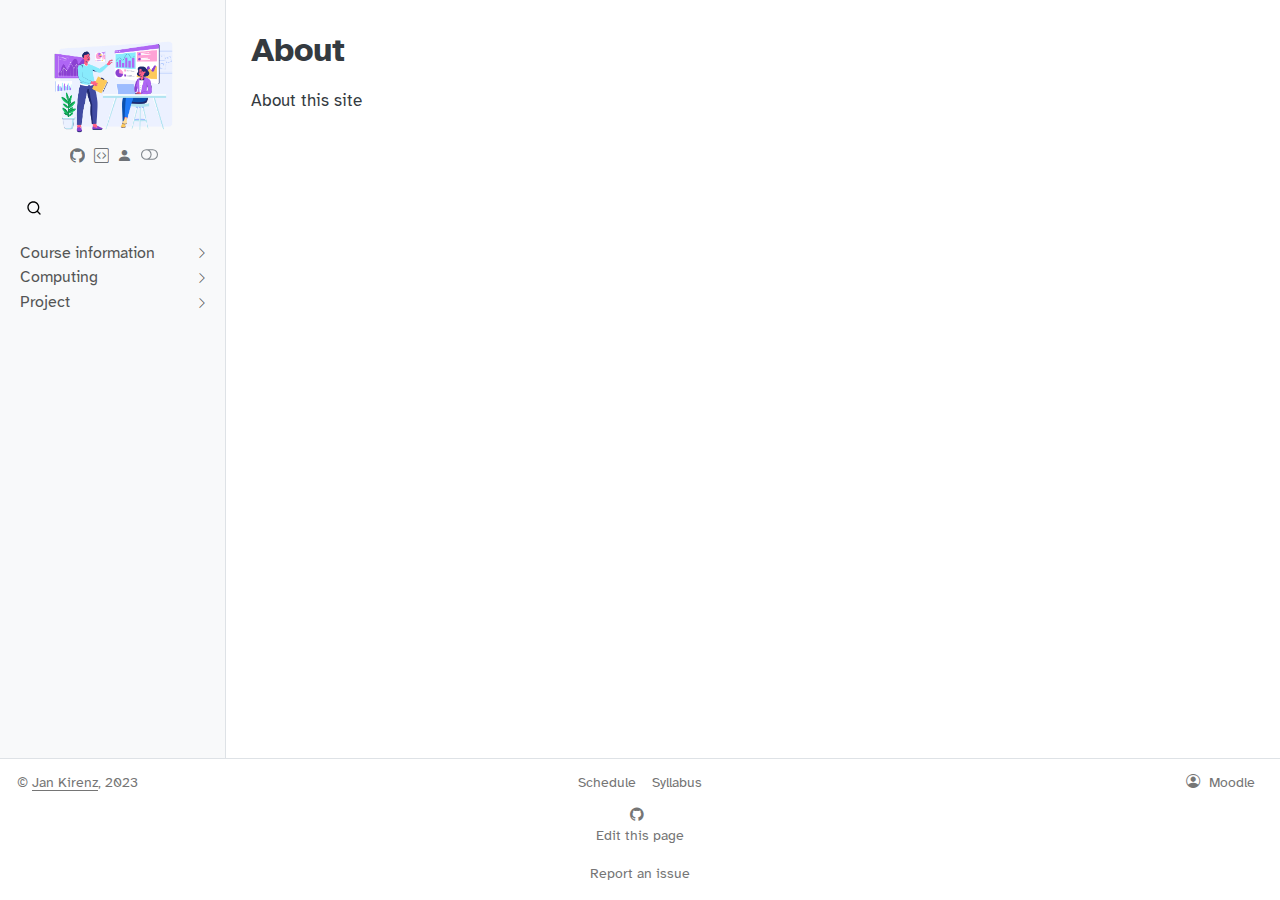
<file: about.html>
<!DOCTYPE html>
<html xmlns="http://www.w3.org/1999/xhtml" lang="en" xml:lang="en"><head>

<meta charset="utf-8">
<meta name="generator" content="quarto-1.3.450">

<meta name="viewport" content="width=device-width, initial-scale=1.0, user-scalable=yes">


<title>Title - About</title>
<style>
code{white-space: pre-wrap;}
span.smallcaps{font-variant: small-caps;}
div.columns{display: flex; gap: min(4vw, 1.5em);}
div.column{flex: auto; overflow-x: auto;}
div.hanging-indent{margin-left: 1.5em; text-indent: -1.5em;}
ul.task-list{list-style: none;}
ul.task-list li input[type="checkbox"] {
  width: 0.8em;
  margin: 0 0.8em 0.2em -1em; /* quarto-specific, see https://github.com/quarto-dev/quarto-cli/issues/4556 */ 
  vertical-align: middle;
}
</style>


<script src="site_libs/quarto-nav/quarto-nav.js"></script>
<script src="site_libs/clipboard/clipboard.min.js"></script>
<script src="site_libs/quarto-search/autocomplete.umd.js"></script>
<script src="site_libs/quarto-search/fuse.min.js"></script>
<script src="site_libs/quarto-search/quarto-search.js"></script>
<meta name="quarto:offset" content="./">
<link href=".//images/logo.png" rel="icon" type="image/png">
<script src="site_libs/quarto-html/quarto.js"></script>
<script src="site_libs/quarto-html/popper.min.js"></script>
<script src="site_libs/quarto-html/tippy.umd.min.js"></script>
<script src="site_libs/quarto-html/anchor.min.js"></script>
<link href="site_libs/quarto-html/tippy.css" rel="stylesheet">
<link href="site_libs/quarto-html/quarto-syntax-highlighting.css" rel="stylesheet" class="quarto-color-scheme" id="quarto-text-highlighting-styles">
<link href="site_libs/quarto-html/quarto-syntax-highlighting-dark.css" rel="prefetch" class="quarto-color-scheme quarto-color-alternate" id="quarto-text-highlighting-styles">
<script src="site_libs/bootstrap/bootstrap.min.js"></script>
<link href="site_libs/bootstrap/bootstrap-icons.css" rel="stylesheet">
<link href="site_libs/bootstrap/bootstrap.min.css" rel="stylesheet" class="quarto-color-scheme" id="quarto-bootstrap" data-mode="light">
<link href="site_libs/bootstrap/bootstrap-dark.min.css" rel="prefetch" class="quarto-color-scheme quarto-color-alternate" id="quarto-bootstrap" data-mode="dark">
<script id="quarto-search-options" type="application/json">{
  "location": "sidebar",
  "copy-button": false,
  "collapse-after": 3,
  "panel-placement": "start",
  "type": "overlay",
  "limit": 20,
  "language": {
    "search-no-results-text": "No results",
    "search-matching-documents-text": "matching documents",
    "search-copy-link-title": "Copy link to search",
    "search-hide-matches-text": "Hide additional matches",
    "search-more-match-text": "more match in this document",
    "search-more-matches-text": "more matches in this document",
    "search-clear-button-title": "Clear",
    "search-detached-cancel-button-title": "Cancel",
    "search-submit-button-title": "Submit",
    "search-label": "Search"
  }
}</script>


<meta property="og:title" content="Title - About">
<meta property="og:description" content="">
<meta property="og:site-name" content="Title">
</head>

<body class="nav-sidebar docked">

<div id="quarto-search-results"></div>
  <header id="quarto-header" class="headroom fixed-top">
  <nav class="quarto-secondary-nav">
    <div class="container-fluid d-flex">
      <button type="button" class="quarto-btn-toggle btn" data-bs-toggle="collapse" data-bs-target="#quarto-sidebar,#quarto-sidebar-glass" aria-controls="quarto-sidebar" aria-expanded="false" aria-label="Toggle sidebar navigation" onclick="if (window.quartoToggleHeadroom) { window.quartoToggleHeadroom(); }">
        <i class="bi bi-layout-text-sidebar-reverse"></i>
      </button>
      <nav class="quarto-page-breadcrumbs" aria-label="breadcrumb"><ol class="breadcrumb"><li class="breadcrumb-item">About</li></ol></nav>
      <a class="flex-grow-1" role="button" data-bs-toggle="collapse" data-bs-target="#quarto-sidebar,#quarto-sidebar-glass" aria-controls="quarto-sidebar" aria-expanded="false" aria-label="Toggle sidebar navigation" onclick="if (window.quartoToggleHeadroom) { window.quartoToggleHeadroom(); }">      
      </a>
      <button type="button" class="btn quarto-search-button" aria-label="" onclick="window.quartoOpenSearch();">
        <i class="bi bi-search"></i>
      </button>
    </div>
  </nav>
</header>
<!-- content -->
<div id="quarto-content" class="quarto-container page-columns page-rows-contents page-layout-article">
<!-- sidebar -->
  <nav id="quarto-sidebar" class="sidebar collapse collapse-horizontal sidebar-navigation docked overflow-auto">
    <div class="pt-lg-2 mt-2 text-center sidebar-header">
      <a href="./index.html" class="sidebar-logo-link">
      <img src="./images/logo.png" alt="" class="sidebar-logo py-0 d-lg-inline d-none">
      </a>
      <div class="sidebar-tools-main tools-wide">
    <a href="https://github.com/xyz" rel="" title="GitHub organization" class="quarto-navigation-tool px-1" aria-label="GitHub organization"><i class="bi bi-github"></i></a>
    <a href="https://cmgr.oit.duke.edu/containers" rel="" title="RStudio Containers" class="quarto-navigation-tool px-1" aria-label="RStudio Containers"><i class="bi bi-code-square"></i></a>
    <a href="https://moodle.hdm-stuttgart.de/login/index.php" rel="" title="Moodle" class="quarto-navigation-tool px-1" aria-label="Moodle"><i class="bi bi-person-fill"></i></a>
  <a href="" class="quarto-color-scheme-toggle quarto-navigation-tool  px-1" onclick="window.quartoToggleColorScheme(); return false;" title="Toggle dark mode"><i class="bi"></i></a>
</div>
      </div>
        <div class="mt-2 flex-shrink-0 align-items-center">
        <div class="sidebar-search">
        <div id="quarto-search" class="" title="Search"></div>
        </div>
        </div>
    <div class="sidebar-menu-container"> 
    <ul class="list-unstyled mt-1">
        <li class="sidebar-item sidebar-item-section">
      <div class="sidebar-item-container"> 
            <a class="sidebar-item-text sidebar-link text-start collapsed" data-bs-toggle="collapse" data-bs-target="#quarto-sidebar-section-1" aria-expanded="false">
 <span class="menu-text">Course information</span></a>
          <a class="sidebar-item-toggle text-start collapsed" data-bs-toggle="collapse" data-bs-target="#quarto-sidebar-section-1" aria-expanded="false" aria-label="Toggle section">
            <i class="bi bi-chevron-right ms-2"></i>
          </a> 
      </div>
      <ul id="quarto-sidebar-section-1" class="collapse list-unstyled sidebar-section depth1 ">  
          <li class="sidebar-item">
  <div class="sidebar-item-container"> 
  <a href="./course-overview.html" class="sidebar-item-text sidebar-link">
 <span class="menu-text">Overview</span></a>
  </div>
</li>
          <li class="sidebar-item">
  <div class="sidebar-item-container"> 
  <a href="./course-syllabus.html" class="sidebar-item-text sidebar-link">
 <span class="menu-text">Syllabus</span></a>
  </div>
</li>
          <li class="sidebar-item">
  <div class="sidebar-item-container"> 
  <a href="./course-support.html" class="sidebar-item-text sidebar-link">
 <span class="menu-text">Support</span></a>
  </div>
</li>
          <li class="sidebar-item">
  <div class="sidebar-item-container"> 
  <a href="./course-team.html" class="sidebar-item-text sidebar-link">
 <span class="menu-text">Teaching team</span></a>
  </div>
</li>
          <li class="sidebar-item">
  <div class="sidebar-item-container"> 
  <a href="./index.html" class="sidebar-item-text sidebar-link">
 <span class="menu-text">Schedule</span></a>
  </div>
</li>
          <li class="sidebar-item">
  <div class="sidebar-item-container"> 
  <a href="./course-links.html" class="sidebar-item-text sidebar-link">
 <span class="menu-text">Useful links</span></a>
  </div>
</li>
          <li class="sidebar-item">
  <div class="sidebar-item-container"> 
  <a href="./course-faq.html" class="sidebar-item-text sidebar-link">
 <span class="menu-text">FAQ</span></a>
  </div>
</li>
      </ul>
  </li>
        <li class="sidebar-item sidebar-item-section">
      <div class="sidebar-item-container"> 
            <a class="sidebar-item-text sidebar-link text-start collapsed" data-bs-toggle="collapse" data-bs-target="#quarto-sidebar-section-2" aria-expanded="false">
 <span class="menu-text">Computing</span></a>
          <a class="sidebar-item-toggle text-start collapsed" data-bs-toggle="collapse" data-bs-target="#quarto-sidebar-section-2" aria-expanded="false" aria-label="Toggle section">
            <i class="bi bi-chevron-right ms-2"></i>
          </a> 
      </div>
      <ul id="quarto-sidebar-section-2" class="collapse list-unstyled sidebar-section depth1 ">  
          <li class="sidebar-item">
  <div class="sidebar-item-container"> 
  <a href="./computing-access.html" class="sidebar-item-text sidebar-link">
 <span class="menu-text">Access</span></a>
  </div>
</li>
          <li class="sidebar-item">
  <div class="sidebar-item-container"> 
  <a href="./computing-troubleshooting.html" class="sidebar-item-text sidebar-link">
 <span class="menu-text">Troubleshooting</span></a>
  </div>
</li>
          <li class="sidebar-item">
  <div class="sidebar-item-container"> 
  <a href="./computing-cheatsheets.html" class="sidebar-item-text sidebar-link">
 <span class="menu-text">Cheatsheets</span></a>
  </div>
</li>
      </ul>
  </li>
        <li class="sidebar-item sidebar-item-section">
      <div class="sidebar-item-container"> 
            <a class="sidebar-item-text sidebar-link text-start collapsed" data-bs-toggle="collapse" data-bs-target="#quarto-sidebar-section-3" aria-expanded="false">
 <span class="menu-text">Project</span></a>
          <a class="sidebar-item-toggle text-start collapsed" data-bs-toggle="collapse" data-bs-target="#quarto-sidebar-section-3" aria-expanded="false" aria-label="Toggle section">
            <i class="bi bi-chevron-right ms-2"></i>
          </a> 
      </div>
      <ul id="quarto-sidebar-section-3" class="collapse list-unstyled sidebar-section depth1 ">  
          <li class="sidebar-item">
  <div class="sidebar-item-container"> 
  <a href="./project-description.html" class="sidebar-item-text sidebar-link">
 <span class="menu-text">Description</span></a>
  </div>
</li>
          <li class="sidebar-item">
  <div class="sidebar-item-container"> 
  <a href="./project-tips-resources.html" class="sidebar-item-text sidebar-link">
 <span class="menu-text">Tips + resources</span></a>
  </div>
</li>
      </ul>
  </li>
    </ul>
    </div>
</nav>
<div id="quarto-sidebar-glass" data-bs-toggle="collapse" data-bs-target="#quarto-sidebar,#quarto-sidebar-glass"></div>
<!-- margin-sidebar -->
    <div id="quarto-margin-sidebar" class="sidebar margin-sidebar">
        
    </div>
<!-- main -->
<main class="content" id="quarto-document-content">

<header id="title-block-header" class="quarto-title-block default">
<div class="quarto-title">
<h1 class="title">About</h1>
</div>



<div class="quarto-title-meta">

    
  
    
  </div>
  

</header>

<p>About this site</p>



</main> <!-- /main -->
<script id="quarto-html-after-body" type="application/javascript">
window.document.addEventListener("DOMContentLoaded", function (event) {
  const toggleBodyColorMode = (bsSheetEl) => {
    const mode = bsSheetEl.getAttribute("data-mode");
    const bodyEl = window.document.querySelector("body");
    if (mode === "dark") {
      bodyEl.classList.add("quarto-dark");
      bodyEl.classList.remove("quarto-light");
    } else {
      bodyEl.classList.add("quarto-light");
      bodyEl.classList.remove("quarto-dark");
    }
  }
  const toggleBodyColorPrimary = () => {
    const bsSheetEl = window.document.querySelector("link#quarto-bootstrap");
    if (bsSheetEl) {
      toggleBodyColorMode(bsSheetEl);
    }
  }
  toggleBodyColorPrimary();  
  const disableStylesheet = (stylesheets) => {
    for (let i=0; i < stylesheets.length; i++) {
      const stylesheet = stylesheets[i];
      stylesheet.rel = 'prefetch';
    }
  }
  const enableStylesheet = (stylesheets) => {
    for (let i=0; i < stylesheets.length; i++) {
      const stylesheet = stylesheets[i];
      stylesheet.rel = 'stylesheet';
    }
  }
  const manageTransitions = (selector, allowTransitions) => {
    const els = window.document.querySelectorAll(selector);
    for (let i=0; i < els.length; i++) {
      const el = els[i];
      if (allowTransitions) {
        el.classList.remove('notransition');
      } else {
        el.classList.add('notransition');
      }
    }
  }
  const toggleColorMode = (alternate) => {
    // Switch the stylesheets
    const alternateStylesheets = window.document.querySelectorAll('link.quarto-color-scheme.quarto-color-alternate');
    manageTransitions('#quarto-margin-sidebar .nav-link', false);
    if (alternate) {
      enableStylesheet(alternateStylesheets);
      for (const sheetNode of alternateStylesheets) {
        if (sheetNode.id === "quarto-bootstrap") {
          toggleBodyColorMode(sheetNode);
        }
      }
    } else {
      disableStylesheet(alternateStylesheets);
      toggleBodyColorPrimary();
    }
    manageTransitions('#quarto-margin-sidebar .nav-link', true);
    // Switch the toggles
    const toggles = window.document.querySelectorAll('.quarto-color-scheme-toggle');
    for (let i=0; i < toggles.length; i++) {
      const toggle = toggles[i];
      if (toggle) {
        if (alternate) {
          toggle.classList.add("alternate");     
        } else {
          toggle.classList.remove("alternate");
        }
      }
    }
    // Hack to workaround the fact that safari doesn't
    // properly recolor the scrollbar when toggling (#1455)
    if (navigator.userAgent.indexOf('Safari') > 0 && navigator.userAgent.indexOf('Chrome') == -1) {
      manageTransitions("body", false);
      window.scrollTo(0, 1);
      setTimeout(() => {
        window.scrollTo(0, 0);
        manageTransitions("body", true);
      }, 40);  
    }
  }
  const isFileUrl = () => { 
    return window.location.protocol === 'file:';
  }
  const hasAlternateSentinel = () => {  
    let styleSentinel = getColorSchemeSentinel();
    if (styleSentinel !== null) {
      return styleSentinel === "alternate";
    } else {
      return false;
    }
  }
  const setStyleSentinel = (alternate) => {
    const value = alternate ? "alternate" : "default";
    if (!isFileUrl()) {
      window.localStorage.setItem("quarto-color-scheme", value);
    } else {
      localAlternateSentinel = value;
    }
  }
  const getColorSchemeSentinel = () => {
    if (!isFileUrl()) {
      const storageValue = window.localStorage.getItem("quarto-color-scheme");
      return storageValue != null ? storageValue : localAlternateSentinel;
    } else {
      return localAlternateSentinel;
    }
  }
  let localAlternateSentinel = 'default';
  // Dark / light mode switch
  window.quartoToggleColorScheme = () => {
    // Read the current dark / light value 
    let toAlternate = !hasAlternateSentinel();
    toggleColorMode(toAlternate);
    setStyleSentinel(toAlternate);
  };
  // Ensure there is a toggle, if there isn't float one in the top right
  if (window.document.querySelector('.quarto-color-scheme-toggle') === null) {
    const a = window.document.createElement('a');
    a.classList.add('top-right');
    a.classList.add('quarto-color-scheme-toggle');
    a.href = "";
    a.onclick = function() { try { window.quartoToggleColorScheme(); } catch {} return false; };
    const i = window.document.createElement("i");
    i.classList.add('bi');
    a.appendChild(i);
    window.document.body.appendChild(a);
  }
  // Switch to dark mode if need be
  if (hasAlternateSentinel()) {
    toggleColorMode(true);
  } else {
    toggleColorMode(false);
  }
  const icon = "";
  const anchorJS = new window.AnchorJS();
  anchorJS.options = {
    placement: 'right',
    icon: icon
  };
  anchorJS.add('.anchored');
  const isCodeAnnotation = (el) => {
    for (const clz of el.classList) {
      if (clz.startsWith('code-annotation-')) {                     
        return true;
      }
    }
    return false;
  }
  const clipboard = new window.ClipboardJS('.code-copy-button', {
    text: function(trigger) {
      const codeEl = trigger.previousElementSibling.cloneNode(true);
      for (const childEl of codeEl.children) {
        if (isCodeAnnotation(childEl)) {
          childEl.remove();
        }
      }
      return codeEl.innerText;
    }
  });
  clipboard.on('success', function(e) {
    // button target
    const button = e.trigger;
    // don't keep focus
    button.blur();
    // flash "checked"
    button.classList.add('code-copy-button-checked');
    var currentTitle = button.getAttribute("title");
    button.setAttribute("title", "Copied!");
    let tooltip;
    if (window.bootstrap) {
      button.setAttribute("data-bs-toggle", "tooltip");
      button.setAttribute("data-bs-placement", "left");
      button.setAttribute("data-bs-title", "Copied!");
      tooltip = new bootstrap.Tooltip(button, 
        { trigger: "manual", 
          customClass: "code-copy-button-tooltip",
          offset: [0, -8]});
      tooltip.show();    
    }
    setTimeout(function() {
      if (tooltip) {
        tooltip.hide();
        button.removeAttribute("data-bs-title");
        button.removeAttribute("data-bs-toggle");
        button.removeAttribute("data-bs-placement");
      }
      button.setAttribute("title", currentTitle);
      button.classList.remove('code-copy-button-checked');
    }, 1000);
    // clear code selection
    e.clearSelection();
  });
  function tippyHover(el, contentFn) {
    const config = {
      allowHTML: true,
      content: contentFn,
      maxWidth: 500,
      delay: 100,
      arrow: false,
      appendTo: function(el) {
          return el.parentElement;
      },
      interactive: true,
      interactiveBorder: 10,
      theme: 'quarto',
      placement: 'bottom-start'
    };
    window.tippy(el, config); 
  }
  const noterefs = window.document.querySelectorAll('a[role="doc-noteref"]');
  for (var i=0; i<noterefs.length; i++) {
    const ref = noterefs[i];
    tippyHover(ref, function() {
      // use id or data attribute instead here
      let href = ref.getAttribute('data-footnote-href') || ref.getAttribute('href');
      try { href = new URL(href).hash; } catch {}
      const id = href.replace(/^#\/?/, "");
      const note = window.document.getElementById(id);
      return note.innerHTML;
    });
  }
      let selectedAnnoteEl;
      const selectorForAnnotation = ( cell, annotation) => {
        let cellAttr = 'data-code-cell="' + cell + '"';
        let lineAttr = 'data-code-annotation="' +  annotation + '"';
        const selector = 'span[' + cellAttr + '][' + lineAttr + ']';
        return selector;
      }
      const selectCodeLines = (annoteEl) => {
        const doc = window.document;
        const targetCell = annoteEl.getAttribute("data-target-cell");
        const targetAnnotation = annoteEl.getAttribute("data-target-annotation");
        const annoteSpan = window.document.querySelector(selectorForAnnotation(targetCell, targetAnnotation));
        const lines = annoteSpan.getAttribute("data-code-lines").split(",");
        const lineIds = lines.map((line) => {
          return targetCell + "-" + line;
        })
        let top = null;
        let height = null;
        let parent = null;
        if (lineIds.length > 0) {
            //compute the position of the single el (top and bottom and make a div)
            const el = window.document.getElementById(lineIds[0]);
            top = el.offsetTop;
            height = el.offsetHeight;
            parent = el.parentElement.parentElement;
          if (lineIds.length > 1) {
            const lastEl = window.document.getElementById(lineIds[lineIds.length - 1]);
            const bottom = lastEl.offsetTop + lastEl.offsetHeight;
            height = bottom - top;
          }
          if (top !== null && height !== null && parent !== null) {
            // cook up a div (if necessary) and position it 
            let div = window.document.getElementById("code-annotation-line-highlight");
            if (div === null) {
              div = window.document.createElement("div");
              div.setAttribute("id", "code-annotation-line-highlight");
              div.style.position = 'absolute';
              parent.appendChild(div);
            }
            div.style.top = top - 2 + "px";
            div.style.height = height + 4 + "px";
            let gutterDiv = window.document.getElementById("code-annotation-line-highlight-gutter");
            if (gutterDiv === null) {
              gutterDiv = window.document.createElement("div");
              gutterDiv.setAttribute("id", "code-annotation-line-highlight-gutter");
              gutterDiv.style.position = 'absolute';
              const codeCell = window.document.getElementById(targetCell);
              const gutter = codeCell.querySelector('.code-annotation-gutter');
              gutter.appendChild(gutterDiv);
            }
            gutterDiv.style.top = top - 2 + "px";
            gutterDiv.style.height = height + 4 + "px";
          }
          selectedAnnoteEl = annoteEl;
        }
      };
      const unselectCodeLines = () => {
        const elementsIds = ["code-annotation-line-highlight", "code-annotation-line-highlight-gutter"];
        elementsIds.forEach((elId) => {
          const div = window.document.getElementById(elId);
          if (div) {
            div.remove();
          }
        });
        selectedAnnoteEl = undefined;
      };
      // Attach click handler to the DT
      const annoteDls = window.document.querySelectorAll('dt[data-target-cell]');
      for (const annoteDlNode of annoteDls) {
        annoteDlNode.addEventListener('click', (event) => {
          const clickedEl = event.target;
          if (clickedEl !== selectedAnnoteEl) {
            unselectCodeLines();
            const activeEl = window.document.querySelector('dt[data-target-cell].code-annotation-active');
            if (activeEl) {
              activeEl.classList.remove('code-annotation-active');
            }
            selectCodeLines(clickedEl);
            clickedEl.classList.add('code-annotation-active');
          } else {
            // Unselect the line
            unselectCodeLines();
            clickedEl.classList.remove('code-annotation-active');
          }
        });
      }
  const findCites = (el) => {
    const parentEl = el.parentElement;
    if (parentEl) {
      const cites = parentEl.dataset.cites;
      if (cites) {
        return {
          el,
          cites: cites.split(' ')
        };
      } else {
        return findCites(el.parentElement)
      }
    } else {
      return undefined;
    }
  };
  var bibliorefs = window.document.querySelectorAll('a[role="doc-biblioref"]');
  for (var i=0; i<bibliorefs.length; i++) {
    const ref = bibliorefs[i];
    const citeInfo = findCites(ref);
    if (citeInfo) {
      tippyHover(citeInfo.el, function() {
        var popup = window.document.createElement('div');
        citeInfo.cites.forEach(function(cite) {
          var citeDiv = window.document.createElement('div');
          citeDiv.classList.add('hanging-indent');
          citeDiv.classList.add('csl-entry');
          var biblioDiv = window.document.getElementById('ref-' + cite);
          if (biblioDiv) {
            citeDiv.innerHTML = biblioDiv.innerHTML;
          }
          popup.appendChild(citeDiv);
        });
        return popup.innerHTML;
      });
    }
  }
});
</script>
</div> <!-- /content -->
<footer class="footer">
  <div class="nav-footer">
    <div class="nav-footer-left">© <a href="https://www.kirenz.com/">Jan Kirenz</a>, 2023</div>   
    <div class="nav-footer-center">
      <ul class="footer-items list-unstyled">
    <li class="nav-item">
    <a class="nav-link active" href="./index.html" aria-current="page">Schedule</a>
  </li>  
    <li class="nav-item">
    <a class="nav-link" href="./course-syllabus.html">Syllabus</a>
  </li>  
</ul>
    <div class="toc-actions"><div><i class="bi bi-github"></i></div><div class="action-links"><p><a href="https://github.com/xyz/website/edit/main/about.qmd" class="toc-action">Edit this page</a></p><p><a href="https://github.com/xyz/website/issues/new" class="toc-action">Report an issue</a></p></div></div></div>
    <div class="nav-footer-right">
      <ul class="footer-items list-unstyled">
    <li class="nav-item compact">
      <i class="bi bi-person-circle" role="img">
</i> 
  </li>  
    <li class="nav-item">
    <a class="nav-link" href="https://moodle.hdm-stuttgart.de/login/index.php">Moodle</a>
  </li>  
</ul>
    </div>
  </div>
</footer>



</body></html>
</file>
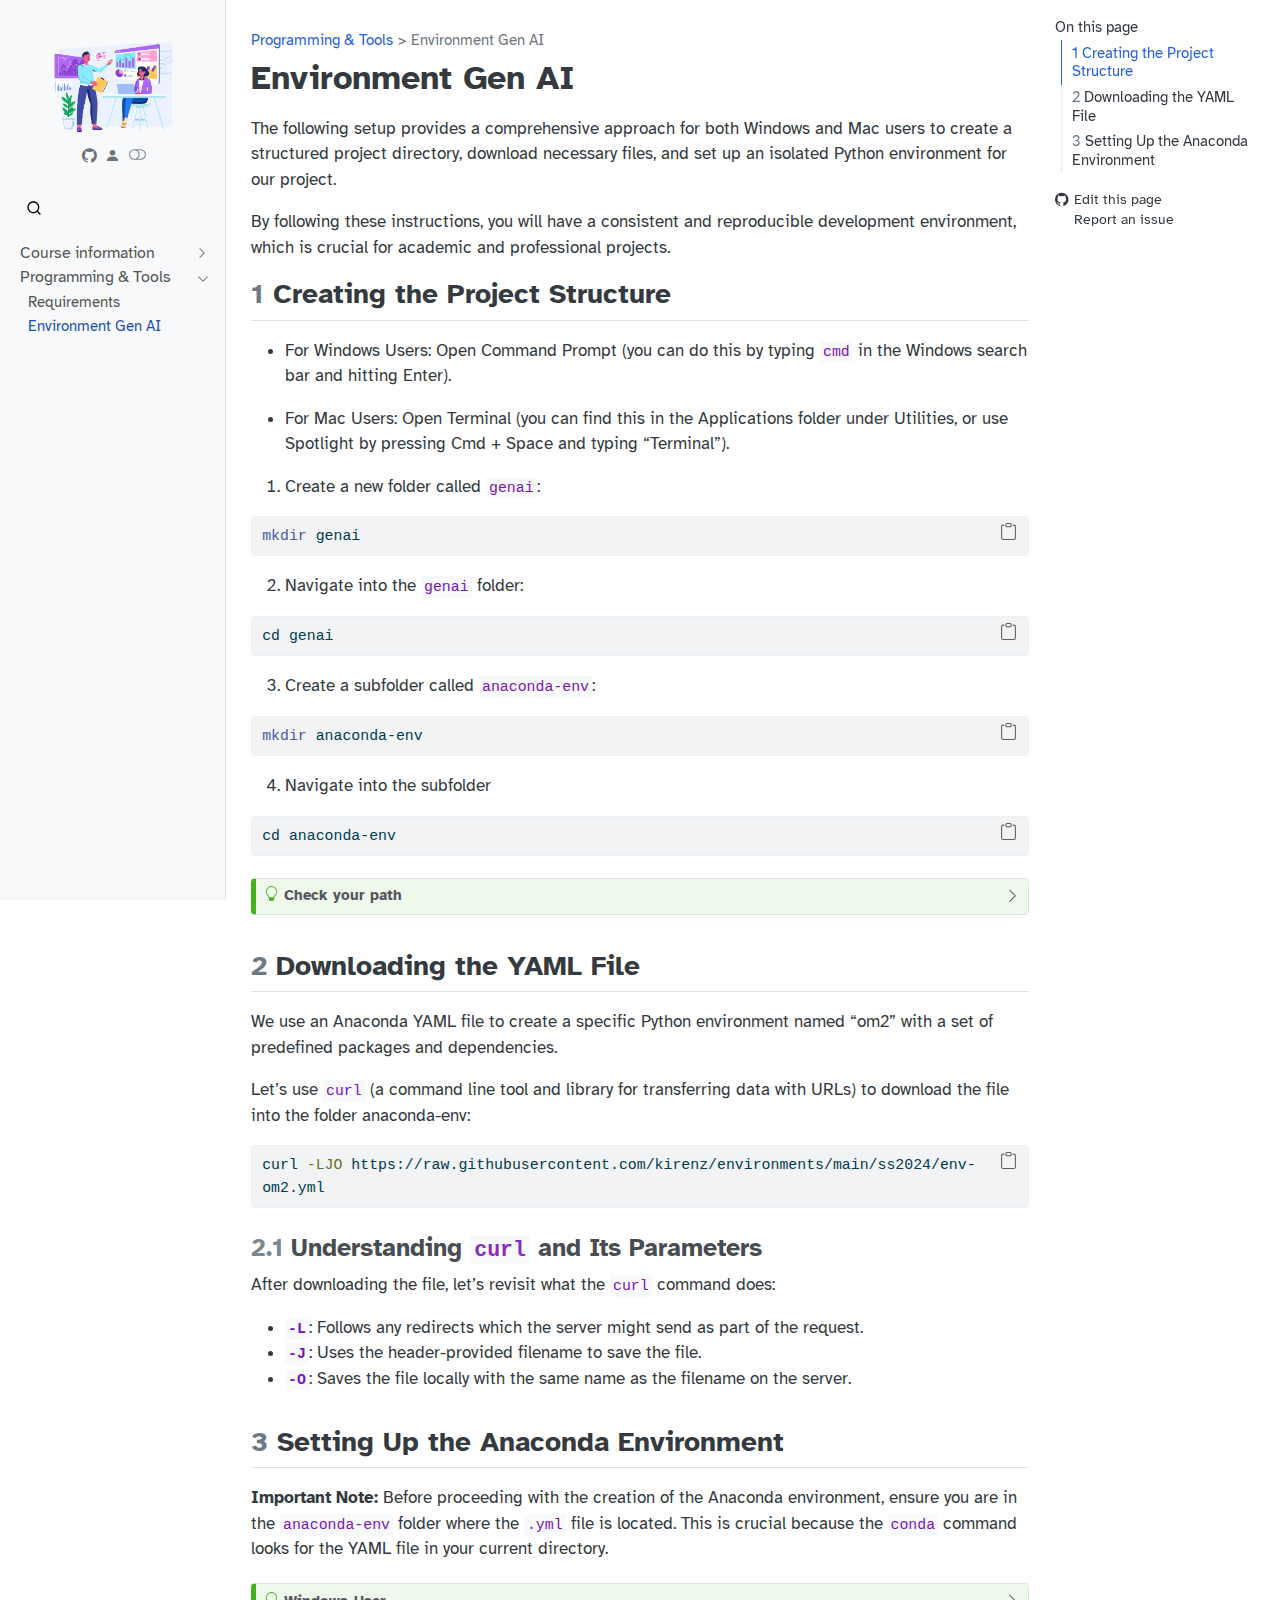
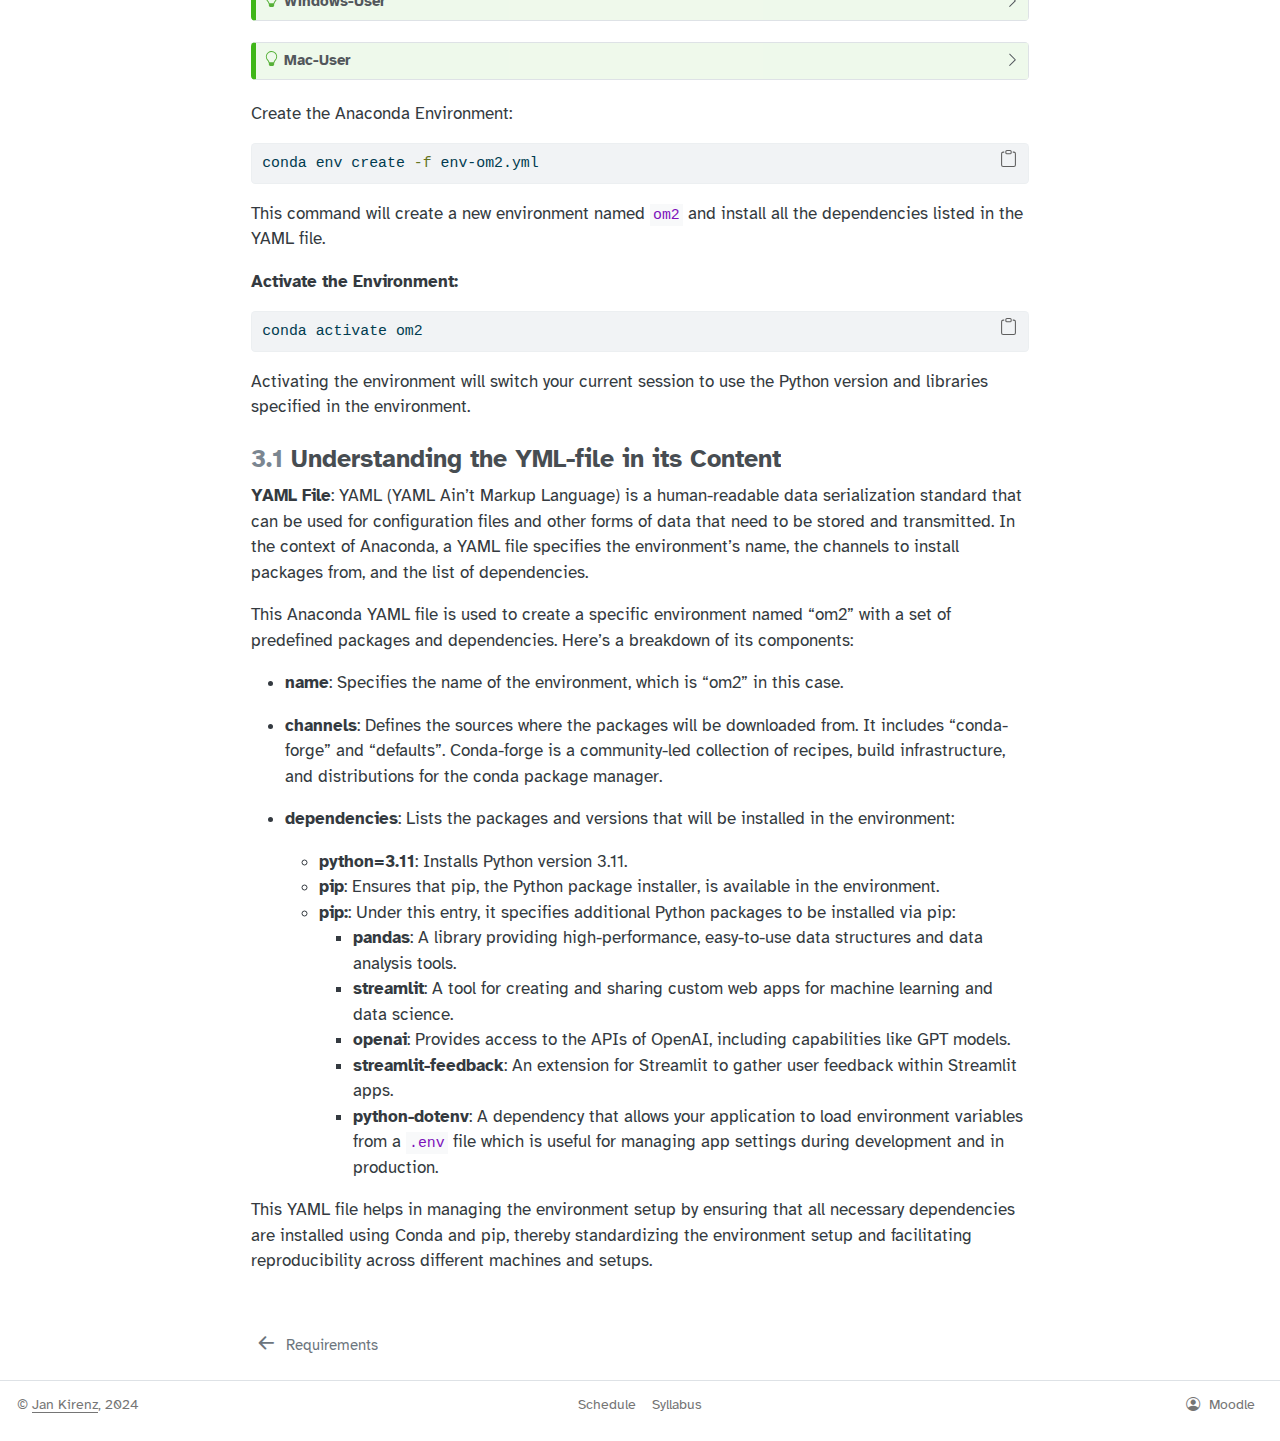
<file: anaconda-environment.html>
<!DOCTYPE html>
<html xmlns="http://www.w3.org/1999/xhtml" lang="en" xml:lang="en"><head>

<meta charset="utf-8">
<meta name="generator" content="quarto-1.4.555">

<meta name="viewport" content="width=device-width, initial-scale=1.0, user-scalable=yes">


<title>Big Data and Web Analytics - Environment Gen AI</title>
<style>
code{white-space: pre-wrap;}
span.smallcaps{font-variant: small-caps;}
div.columns{display: flex; gap: min(4vw, 1.5em);}
div.column{flex: auto; overflow-x: auto;}
div.hanging-indent{margin-left: 1.5em; text-indent: -1.5em;}
ul.task-list{list-style: none;}
ul.task-list li input[type="checkbox"] {
  width: 0.8em;
  margin: 0 0.8em 0.2em -1em; /* quarto-specific, see https://github.com/quarto-dev/quarto-cli/issues/4556 */ 
  vertical-align: middle;
}
/* CSS for syntax highlighting */
pre > code.sourceCode { white-space: pre; position: relative; }
pre > code.sourceCode > span { line-height: 1.25; }
pre > code.sourceCode > span:empty { height: 1.2em; }
.sourceCode { overflow: visible; }
code.sourceCode > span { color: inherit; text-decoration: inherit; }
div.sourceCode { margin: 1em 0; }
pre.sourceCode { margin: 0; }
@media screen {
div.sourceCode { overflow: auto; }
}
@media print {
pre > code.sourceCode { white-space: pre-wrap; }
pre > code.sourceCode > span { text-indent: -5em; padding-left: 5em; }
}
pre.numberSource code
  { counter-reset: source-line 0; }
pre.numberSource code > span
  { position: relative; left: -4em; counter-increment: source-line; }
pre.numberSource code > span > a:first-child::before
  { content: counter(source-line);
    position: relative; left: -1em; text-align: right; vertical-align: baseline;
    border: none; display: inline-block;
    -webkit-touch-callout: none; -webkit-user-select: none;
    -khtml-user-select: none; -moz-user-select: none;
    -ms-user-select: none; user-select: none;
    padding: 0 4px; width: 4em;
  }
pre.numberSource { margin-left: 3em;  padding-left: 4px; }
div.sourceCode
  {   }
@media screen {
pre > code.sourceCode > span > a:first-child::before { text-decoration: underline; }
}
</style>


<script src="site_libs/quarto-nav/quarto-nav.js"></script>
<script src="site_libs/clipboard/clipboard.min.js"></script>
<script src="site_libs/quarto-search/autocomplete.umd.js"></script>
<script src="site_libs/quarto-search/fuse.min.js"></script>
<script src="site_libs/quarto-search/quarto-search.js"></script>
<meta name="quarto:offset" content="./">
<link href="./programming-requirements.html" rel="prev">
<link href=".//images/logo.png" rel="icon" type="image/png">
<script src="site_libs/quarto-html/quarto.js"></script>
<script src="site_libs/quarto-html/popper.min.js"></script>
<script src="site_libs/quarto-html/tippy.umd.min.js"></script>
<script src="site_libs/quarto-html/anchor.min.js"></script>
<link href="site_libs/quarto-html/tippy.css" rel="stylesheet">
<link href="site_libs/quarto-html/quarto-syntax-highlighting.css" rel="stylesheet" class="quarto-color-scheme" id="quarto-text-highlighting-styles">
<link href="site_libs/quarto-html/quarto-syntax-highlighting-dark.css" rel="prefetch" class="quarto-color-scheme quarto-color-alternate" id="quarto-text-highlighting-styles">
<script src="site_libs/bootstrap/bootstrap.min.js"></script>
<link href="site_libs/bootstrap/bootstrap-icons.css" rel="stylesheet">
<link href="site_libs/bootstrap/bootstrap.min.css" rel="stylesheet" class="quarto-color-scheme" id="quarto-bootstrap" data-mode="light">
<link href="site_libs/bootstrap/bootstrap-dark.min.css" rel="prefetch" class="quarto-color-scheme quarto-color-alternate" id="quarto-bootstrap" data-mode="dark">
<script id="quarto-search-options" type="application/json">{
  "location": "sidebar",
  "copy-button": false,
  "collapse-after": 3,
  "panel-placement": "start",
  "type": "overlay",
  "limit": 50,
  "keyboard-shortcut": [
    "f",
    "/",
    "s"
  ],
  "language": {
    "search-no-results-text": "No results",
    "search-matching-documents-text": "matching documents",
    "search-copy-link-title": "Copy link to search",
    "search-hide-matches-text": "Hide additional matches",
    "search-more-match-text": "more match in this document",
    "search-more-matches-text": "more matches in this document",
    "search-clear-button-title": "Clear",
    "search-text-placeholder": "",
    "search-detached-cancel-button-title": "Cancel",
    "search-submit-button-title": "Submit",
    "search-label": "Search"
  }
}</script>


<meta property="og:title" content="Big Data and Web Analytics - Environment Gen AI">
<meta property="og:description" content="Homepage for the course Big Data and Web Analytics at HdM Stuttgart, SS 2024.">
<meta property="og:image" content="https://om2-ss24.github.io/website//images/logo.png">
<meta property="og:site_name" content="Big Data and Web Analytics">
<meta property="og:image:height" content="1609">
<meta property="og:image:width" content="2417">
</head>

<body class="nav-sidebar docked">

<div id="quarto-search-results"></div>
  <header id="quarto-header" class="headroom fixed-top">
  <nav class="quarto-secondary-nav">
    <div class="container-fluid d-flex">
      <button type="button" class="quarto-btn-toggle btn" data-bs-toggle="collapse" data-bs-target=".quarto-sidebar-collapse-item" aria-controls="quarto-sidebar" aria-expanded="false" aria-label="Toggle sidebar navigation" onclick="if (window.quartoToggleHeadroom) { window.quartoToggleHeadroom(); }">
        <i class="bi bi-layout-text-sidebar-reverse"></i>
      </button>
        <nav class="quarto-page-breadcrumbs" aria-label="breadcrumb"><ol class="breadcrumb"><li class="breadcrumb-item"><a href="./programming-requirements.html">Programming &amp; Tools</a></li><li class="breadcrumb-item"><a href="./anaconda-environment.html">Environment Gen AI</a></li></ol></nav>
        <a class="flex-grow-1" role="button" data-bs-toggle="collapse" data-bs-target=".quarto-sidebar-collapse-item" aria-controls="quarto-sidebar" aria-expanded="false" aria-label="Toggle sidebar navigation" onclick="if (window.quartoToggleHeadroom) { window.quartoToggleHeadroom(); }">      
        </a>
      <button type="button" class="btn quarto-search-button" aria-label="" onclick="window.quartoOpenSearch();">
        <i class="bi bi-search"></i>
      </button>
    </div>
  </nav>
</header>
<!-- content -->
<div id="quarto-content" class="quarto-container page-columns page-rows-contents page-layout-article">
<!-- sidebar -->
  <nav id="quarto-sidebar" class="sidebar collapse collapse-horizontal quarto-sidebar-collapse-item sidebar-navigation docked overflow-auto">
    <div class="pt-lg-2 mt-2 text-center sidebar-header">
      <a href="./index.html" class="sidebar-logo-link">
      <img src="./images/logo.png" alt="" class="sidebar-logo py-0 d-lg-inline d-none">
      </a>
      <div class="sidebar-tools-main tools-wide">
    <a href="https://github.com/om2-ss24" title="GitHub organization" class="quarto-navigation-tool px-1" aria-label="GitHub organization"><i class="bi bi-github"></i></a>
    <a href="https://moodle.hdm-stuttgart.de/login/index.php" title="Moodle" class="quarto-navigation-tool px-1" aria-label="Moodle"><i class="bi bi-person-fill"></i></a>
  <a href="" class="quarto-color-scheme-toggle quarto-navigation-tool  px-1" onclick="window.quartoToggleColorScheme(); return false;" title="Toggle dark mode"><i class="bi"></i></a>
</div>
      </div>
        <div class="mt-2 flex-shrink-0 align-items-center">
        <div class="sidebar-search">
        <div id="quarto-search" class="" title="Search"></div>
        </div>
        </div>
    <div class="sidebar-menu-container"> 
    <ul class="list-unstyled mt-1">
        <li class="sidebar-item sidebar-item-section">
      <div class="sidebar-item-container"> 
            <a class="sidebar-item-text sidebar-link text-start collapsed" data-bs-toggle="collapse" data-bs-target="#quarto-sidebar-section-1" aria-expanded="false">
 <span class="menu-text">Course information</span></a>
          <a class="sidebar-item-toggle text-start collapsed" data-bs-toggle="collapse" data-bs-target="#quarto-sidebar-section-1" aria-expanded="false" aria-label="Toggle section">
            <i class="bi bi-chevron-right ms-2"></i>
          </a> 
      </div>
      <ul id="quarto-sidebar-section-1" class="collapse list-unstyled sidebar-section depth1 ">  
          <li class="sidebar-item">
  <div class="sidebar-item-container"> 
  <a href="./course-overview.html" class="sidebar-item-text sidebar-link">
 <span class="menu-text">Overview</span></a>
  </div>
</li>
          <li class="sidebar-item">
  <div class="sidebar-item-container"> 
  <a href="./course-syllabus.html" class="sidebar-item-text sidebar-link">
 <span class="menu-text">Syllabus</span></a>
  </div>
</li>
          <li class="sidebar-item">
  <div class="sidebar-item-container"> 
  <a href="./course-support.html" class="sidebar-item-text sidebar-link">
 <span class="menu-text">Support</span></a>
  </div>
</li>
          <li class="sidebar-item">
  <div class="sidebar-item-container"> 
  <a href="./index.html" class="sidebar-item-text sidebar-link">
 <span class="menu-text">Schedule</span></a>
  </div>
</li>
      </ul>
  </li>
        <li class="sidebar-item sidebar-item-section">
      <div class="sidebar-item-container"> 
            <a class="sidebar-item-text sidebar-link text-start" data-bs-toggle="collapse" data-bs-target="#quarto-sidebar-section-2" aria-expanded="true">
 <span class="menu-text">Programming &amp; Tools</span></a>
          <a class="sidebar-item-toggle text-start" data-bs-toggle="collapse" data-bs-target="#quarto-sidebar-section-2" aria-expanded="true" aria-label="Toggle section">
            <i class="bi bi-chevron-right ms-2"></i>
          </a> 
      </div>
      <ul id="quarto-sidebar-section-2" class="collapse list-unstyled sidebar-section depth1 show">  
          <li class="sidebar-item">
  <div class="sidebar-item-container"> 
  <a href="./programming-requirements.html" class="sidebar-item-text sidebar-link">
 <span class="menu-text">Requirements</span></a>
  </div>
</li>
          <li class="sidebar-item">
  <div class="sidebar-item-container"> 
  <a href="./anaconda-environment.html" class="sidebar-item-text sidebar-link active">
 <span class="menu-text">Environment Gen AI</span></a>
  </div>
</li>
      </ul>
  </li>
    </ul>
    </div>
</nav>
<div id="quarto-sidebar-glass" class="quarto-sidebar-collapse-item" data-bs-toggle="collapse" data-bs-target=".quarto-sidebar-collapse-item"></div>
<!-- margin-sidebar -->
    <div id="quarto-margin-sidebar" class="sidebar margin-sidebar">
        <nav id="TOC" role="doc-toc" class="toc-active">
    <h2 id="toc-title">On this page</h2>
   
  <ul>
  <li><a href="#creating-the-project-structure" id="toc-creating-the-project-structure" class="nav-link active" data-scroll-target="#creating-the-project-structure"><span class="header-section-number">1</span> Creating the Project Structure</a></li>
  <li><a href="#downloading-the-yaml-file" id="toc-downloading-the-yaml-file" class="nav-link" data-scroll-target="#downloading-the-yaml-file"><span class="header-section-number">2</span> Downloading the YAML File</a>
  <ul class="collapse">
  <li><a href="#understanding-curl-and-its-parameters" id="toc-understanding-curl-and-its-parameters" class="nav-link" data-scroll-target="#understanding-curl-and-its-parameters"><span class="header-section-number">2.1</span> Understanding <code>curl</code> and Its Parameters</a></li>
  </ul></li>
  <li><a href="#setting-up-the-anaconda-environment" id="toc-setting-up-the-anaconda-environment" class="nav-link" data-scroll-target="#setting-up-the-anaconda-environment"><span class="header-section-number">3</span> Setting Up the Anaconda Environment</a>
  <ul class="collapse">
  <li><a href="#understanding-the-yml-file-in-its-content" id="toc-understanding-the-yml-file-in-its-content" class="nav-link" data-scroll-target="#understanding-the-yml-file-in-its-content"><span class="header-section-number">3.1</span> Understanding the YML-file in its Content</a></li>
  </ul></li>
  </ul>
<div class="toc-actions"><ul><li><a href="https://github.com/om2-ss24/website/edit/main/anaconda-environment.qmd" class="toc-action"><i class="bi bi-github"></i>Edit this page</a></li><li><a href="https://github.com/om2-ss24/website/issues/new" class="toc-action"><i class="bi empty"></i>Report an issue</a></li></ul></div></nav>
    </div>
<!-- main -->
<main class="content" id="quarto-document-content">

<header id="title-block-header" class="quarto-title-block default"><nav class="quarto-page-breadcrumbs quarto-title-breadcrumbs d-none d-lg-block" aria-label="breadcrumb"><ol class="breadcrumb"><li class="breadcrumb-item"><a href="./programming-requirements.html">Programming &amp; Tools</a></li><li class="breadcrumb-item"><a href="./anaconda-environment.html">Environment Gen AI</a></li></ol></nav>
<div class="quarto-title">
<h1 class="title">Environment Gen AI</h1>
</div>



<div class="quarto-title-meta">

    
  
    
  </div>
  


</header>


<p>The following setup provides a comprehensive approach for both Windows and Mac users to create a structured project directory, download necessary files, and set up an isolated Python environment for our project.</p>
<p>By following these instructions, you will have a consistent and reproducible development environment, which is crucial for academic and professional projects.</p>
<section id="creating-the-project-structure" class="level2" data-number="1">
<h2 data-number="1" class="anchored" data-anchor-id="creating-the-project-structure"><span class="header-section-number">1</span> Creating the Project Structure</h2>
<ul>
<li><p>For Windows Users: Open Command Prompt (you can do this by typing <code>cmd</code> in the Windows search bar and hitting Enter).</p></li>
<li><p>For Mac Users: Open Terminal (you can find this in the Applications folder under Utilities, or use Spotlight by pressing Cmd + Space and typing “Terminal”).</p></li>
</ul>
<ol type="1">
<li>Create a new folder called <code>genai</code>:</li>
</ol>
<div class="sourceCode" id="cb1"><pre class="sourceCode bash code-with-copy"><code class="sourceCode bash"><span id="cb1-1"><a href="#cb1-1" aria-hidden="true" tabindex="-1"></a><span class="fu">mkdir</span> genai</span></code><button title="Copy to Clipboard" class="code-copy-button"><i class="bi"></i></button></pre></div>
<ol start="2" type="1">
<li>Navigate into the <code>genai</code> folder:</li>
</ol>
<div class="sourceCode" id="cb2"><pre class="sourceCode bash code-with-copy"><code class="sourceCode bash"><span id="cb2-1"><a href="#cb2-1" aria-hidden="true" tabindex="-1"></a><span class="bu">cd</span> genai</span></code><button title="Copy to Clipboard" class="code-copy-button"><i class="bi"></i></button></pre></div>
<ol start="3" type="1">
<li>Create a subfolder called <code>anaconda-env</code>:</li>
</ol>
<div class="sourceCode" id="cb3"><pre class="sourceCode bash code-with-copy"><code class="sourceCode bash"><span id="cb3-1"><a href="#cb3-1" aria-hidden="true" tabindex="-1"></a><span class="fu">mkdir</span> anaconda-env</span></code><button title="Copy to Clipboard" class="code-copy-button"><i class="bi"></i></button></pre></div>
<ol start="4" type="1">
<li>Navigate into the subfolder</li>
</ol>
<div class="sourceCode" id="cb4"><pre class="sourceCode bash code-with-copy"><code class="sourceCode bash"><span id="cb4-1"><a href="#cb4-1" aria-hidden="true" tabindex="-1"></a><span class="bu">cd</span> anaconda-env</span></code><button title="Copy to Clipboard" class="code-copy-button"><i class="bi"></i></button></pre></div>
<div class="callout callout-style-default callout-tip callout-titled" title="Check your path">
<div class="callout-header d-flex align-content-center" data-bs-toggle="collapse" data-bs-target=".callout-1-contents" aria-controls="callout-1" aria-expanded="false" aria-label="Toggle callout">
<div class="callout-icon-container">
<i class="callout-icon"></i>
</div>
<div class="callout-title-container flex-fill">
Check your path
</div>
<div class="callout-btn-toggle d-inline-block border-0 py-1 ps-1 pe-0 float-end"><i class="callout-toggle"></i></div>
</div>
<div id="callout-1" class="callout-1-contents callout-collapse collapse">
<div class="callout-body-container callout-body">
<p>You can check if you are in the right path as follows:</p>
<ul>
<li><p>Mac: To print the current directory path in the Terminal, you can use the command <code>pwd</code> (print working directory) without any arguments.</p></li>
<li><p>Windows: To print the current directory path in the Windows Command Prompt, you can use the cd command without any arguments. Simply type: <code>cd</code></p></li>
</ul>
</div>
</div>
</div>
</section>
<section id="downloading-the-yaml-file" class="level2" data-number="2">
<h2 data-number="2" class="anchored" data-anchor-id="downloading-the-yaml-file"><span class="header-section-number">2</span> Downloading the YAML File</h2>
<p>We use an Anaconda YAML file to create a specific Python environment named “om2” with a set of predefined packages and dependencies.</p>
<p>Let’s use <code>curl</code> (a command line tool and library for transferring data with URLs) to download the file into the folder anaconda-env:</p>
<div class="sourceCode" id="cb5"><pre class="sourceCode bash code-with-copy"><code class="sourceCode bash"><span id="cb5-1"><a href="#cb5-1" aria-hidden="true" tabindex="-1"></a><span class="ex">curl</span> <span class="at">-LJO</span> https://raw.githubusercontent.com/kirenz/environments/main/ss2024/env-om2.yml</span></code><button title="Copy to Clipboard" class="code-copy-button"><i class="bi"></i></button></pre></div>
<section id="understanding-curl-and-its-parameters" class="level3" data-number="2.1">
<h3 data-number="2.1" class="anchored" data-anchor-id="understanding-curl-and-its-parameters"><span class="header-section-number">2.1</span> Understanding <code>curl</code> and Its Parameters</h3>
<p>After downloading the file, let’s revisit what the <code>curl</code> command does:</p>
<ul>
<li><strong><code>-L</code></strong>: Follows any redirects which the server might send as part of the request.</li>
<li><strong><code>-J</code></strong>: Uses the header-provided filename to save the file.</li>
<li><strong><code>-O</code></strong>: Saves the file locally with the same name as the filename on the server.</li>
</ul>
</section>
</section>
<section id="setting-up-the-anaconda-environment" class="level2" data-number="3">
<h2 data-number="3" class="anchored" data-anchor-id="setting-up-the-anaconda-environment"><span class="header-section-number">3</span> Setting Up the Anaconda Environment</h2>
<p><strong>Important Note:</strong> Before proceeding with the creation of the Anaconda environment, ensure you are in the <code>anaconda-env</code> folder where the <code>.yml</code> file is located. This is crucial because the <code>conda</code> command looks for the YAML file in your current directory.</p>
<div class="callout callout-style-default callout-tip callout-titled" title="Windows-User">
<div class="callout-header d-flex align-content-center" data-bs-toggle="collapse" data-bs-target=".callout-2-contents" aria-controls="callout-2" aria-expanded="false" aria-label="Toggle callout">
<div class="callout-icon-container">
<i class="callout-icon"></i>
</div>
<div class="callout-title-container flex-fill">
Windows-User
</div>
<div class="callout-btn-toggle d-inline-block border-0 py-1 ps-1 pe-0 float-end"><i class="callout-toggle"></i></div>
</div>
<div id="callout-2" class="callout-2-contents callout-collapse collapse">
<div class="callout-body-container callout-body">
<p>Open Anaconda Command Prompt and navigate to the subfolder genai/anaconda-env:</p>
<div class="sourceCode" id="cb6"><pre class="sourceCode bash code-with-copy"><code class="sourceCode bash"><span id="cb6-1"><a href="#cb6-1" aria-hidden="true" tabindex="-1"></a><span class="bu">cd</span> .<span class="dt">\g</span>enai<span class="dt">\a</span>naconda-env</span></code><button title="Copy to Clipboard" class="code-copy-button"><i class="bi"></i></button></pre></div>
</div>
</div>
</div>
<div class="callout callout-style-default callout-tip callout-titled" title="Mac-User">
<div class="callout-header d-flex align-content-center" data-bs-toggle="collapse" data-bs-target=".callout-3-contents" aria-controls="callout-3" aria-expanded="false" aria-label="Toggle callout">
<div class="callout-icon-container">
<i class="callout-icon"></i>
</div>
<div class="callout-title-container flex-fill">
Mac-User
</div>
<div class="callout-btn-toggle d-inline-block border-0 py-1 ps-1 pe-0 float-end"><i class="callout-toggle"></i></div>
</div>
<div id="callout-3" class="callout-3-contents callout-collapse collapse">
<div class="callout-body-container callout-body">
<p>Open the Terminal or use the integrated Terminal in VS Code. Navigate to the subfolder data-collection:</p>
<div class="sourceCode" id="cb7"><pre class="sourceCode bash code-with-copy"><code class="sourceCode bash"><span id="cb7-1"><a href="#cb7-1" aria-hidden="true" tabindex="-1"></a><span class="bu">cd</span> ~/genai/anaconda-env</span></code><button title="Copy to Clipboard" class="code-copy-button"><i class="bi"></i></button></pre></div>
</div>
</div>
</div>
<p>Create the Anaconda Environment:</p>
<div class="sourceCode" id="cb8"><pre class="sourceCode bash code-with-copy"><code class="sourceCode bash"><span id="cb8-1"><a href="#cb8-1" aria-hidden="true" tabindex="-1"></a><span class="ex">conda</span> env create <span class="at">-f</span> env-om2.yml</span></code><button title="Copy to Clipboard" class="code-copy-button"><i class="bi"></i></button></pre></div>
<p>This command will create a new environment named <code>om2</code> and install all the dependencies listed in the YAML file.</p>
<p><strong>Activate the Environment:</strong></p>
<div class="sourceCode" id="cb9"><pre class="sourceCode bash code-with-copy"><code class="sourceCode bash"><span id="cb9-1"><a href="#cb9-1" aria-hidden="true" tabindex="-1"></a><span class="ex">conda</span> activate om2</span></code><button title="Copy to Clipboard" class="code-copy-button"><i class="bi"></i></button></pre></div>
<p>Activating the environment will switch your current session to use the Python version and libraries specified in the environment.</p>
<section id="understanding-the-yml-file-in-its-content" class="level3" data-number="3.1">
<h3 data-number="3.1" class="anchored" data-anchor-id="understanding-the-yml-file-in-its-content"><span class="header-section-number">3.1</span> Understanding the YML-file in its Content</h3>
<p><strong>YAML File</strong>: YAML (YAML Ain’t Markup Language) is a human-readable data serialization standard that can be used for configuration files and other forms of data that need to be stored and transmitted. In the context of Anaconda, a YAML file specifies the environment’s name, the channels to install packages from, and the list of dependencies.</p>
<p>This Anaconda YAML file is used to create a specific environment named “om2” with a set of predefined packages and dependencies. Here’s a breakdown of its components:</p>
<ul>
<li><p><strong>name</strong>: Specifies the name of the environment, which is “om2” in this case.</p></li>
<li><p><strong>channels</strong>: Defines the sources where the packages will be downloaded from. It includes “conda-forge” and “defaults”. Conda-forge is a community-led collection of recipes, build infrastructure, and distributions for the conda package manager.</p></li>
<li><p><strong>dependencies</strong>: Lists the packages and versions that will be installed in the environment:</p>
<ul>
<li><strong>python=3.11</strong>: Installs Python version 3.11.</li>
<li><strong>pip</strong>: Ensures that pip, the Python package installer, is available in the environment.</li>
<li><strong>pip:</strong>: Under this entry, it specifies additional Python packages to be installed via pip:
<ul>
<li><strong>pandas</strong>: A library providing high-performance, easy-to-use data structures and data analysis tools.</li>
<li><strong>streamlit</strong>: A tool for creating and sharing custom web apps for machine learning and data science.</li>
<li><strong>openai</strong>: Provides access to the APIs of OpenAI, including capabilities like GPT models.</li>
<li><strong>streamlit-feedback</strong>: An extension for Streamlit to gather user feedback within Streamlit apps.</li>
<li><strong>python-dotenv</strong>: A dependency that allows your application to load environment variables from a <code>.env</code> file which is useful for managing app settings during development and in production.</li>
</ul></li>
</ul></li>
</ul>
<p>This YAML file helps in managing the environment setup by ensuring that all necessary dependencies are installed using Conda and pip, thereby standardizing the environment setup and facilitating reproducibility across different machines and setups.</p>


</section>
</section>

</main> <!-- /main -->
<script id="quarto-html-after-body" type="application/javascript">
window.document.addEventListener("DOMContentLoaded", function (event) {
  const toggleBodyColorMode = (bsSheetEl) => {
    const mode = bsSheetEl.getAttribute("data-mode");
    const bodyEl = window.document.querySelector("body");
    if (mode === "dark") {
      bodyEl.classList.add("quarto-dark");
      bodyEl.classList.remove("quarto-light");
    } else {
      bodyEl.classList.add("quarto-light");
      bodyEl.classList.remove("quarto-dark");
    }
  }
  const toggleBodyColorPrimary = () => {
    const bsSheetEl = window.document.querySelector("link#quarto-bootstrap");
    if (bsSheetEl) {
      toggleBodyColorMode(bsSheetEl);
    }
  }
  toggleBodyColorPrimary();  
  const disableStylesheet = (stylesheets) => {
    for (let i=0; i < stylesheets.length; i++) {
      const stylesheet = stylesheets[i];
      stylesheet.rel = 'prefetch';
    }
  }
  const enableStylesheet = (stylesheets) => {
    for (let i=0; i < stylesheets.length; i++) {
      const stylesheet = stylesheets[i];
      stylesheet.rel = 'stylesheet';
    }
  }
  const manageTransitions = (selector, allowTransitions) => {
    const els = window.document.querySelectorAll(selector);
    for (let i=0; i < els.length; i++) {
      const el = els[i];
      if (allowTransitions) {
        el.classList.remove('notransition');
      } else {
        el.classList.add('notransition');
      }
    }
  }
  const toggleGiscusIfUsed = (isAlternate, darkModeDefault) => {
    const baseTheme = document.querySelector('#giscus-base-theme')?.value ?? 'light';
    const alternateTheme = document.querySelector('#giscus-alt-theme')?.value ?? 'dark';
    let newTheme = '';
    if(darkModeDefault) {
      newTheme = isAlternate ? baseTheme : alternateTheme;
    } else {
      newTheme = isAlternate ? alternateTheme : baseTheme;
    }
    const changeGiscusTheme = () => {
      // From: https://github.com/giscus/giscus/issues/336
      const sendMessage = (message) => {
        const iframe = document.querySelector('iframe.giscus-frame');
        if (!iframe) return;
        iframe.contentWindow.postMessage({ giscus: message }, 'https://giscus.app');
      }
      sendMessage({
        setConfig: {
          theme: newTheme
        }
      });
    }
    const isGiscussLoaded = window.document.querySelector('iframe.giscus-frame') !== null;
    if (isGiscussLoaded) {
      changeGiscusTheme();
    }
  }
  const toggleColorMode = (alternate) => {
    // Switch the stylesheets
    const alternateStylesheets = window.document.querySelectorAll('link.quarto-color-scheme.quarto-color-alternate');
    manageTransitions('#quarto-margin-sidebar .nav-link', false);
    if (alternate) {
      enableStylesheet(alternateStylesheets);
      for (const sheetNode of alternateStylesheets) {
        if (sheetNode.id === "quarto-bootstrap") {
          toggleBodyColorMode(sheetNode);
        }
      }
    } else {
      disableStylesheet(alternateStylesheets);
      toggleBodyColorPrimary();
    }
    manageTransitions('#quarto-margin-sidebar .nav-link', true);
    // Switch the toggles
    const toggles = window.document.querySelectorAll('.quarto-color-scheme-toggle');
    for (let i=0; i < toggles.length; i++) {
      const toggle = toggles[i];
      if (toggle) {
        if (alternate) {
          toggle.classList.add("alternate");     
        } else {
          toggle.classList.remove("alternate");
        }
      }
    }
    // Hack to workaround the fact that safari doesn't
    // properly recolor the scrollbar when toggling (#1455)
    if (navigator.userAgent.indexOf('Safari') > 0 && navigator.userAgent.indexOf('Chrome') == -1) {
      manageTransitions("body", false);
      window.scrollTo(0, 1);
      setTimeout(() => {
        window.scrollTo(0, 0);
        manageTransitions("body", true);
      }, 40);  
    }
  }
  const isFileUrl = () => { 
    return window.location.protocol === 'file:';
  }
  const hasAlternateSentinel = () => {  
    let styleSentinel = getColorSchemeSentinel();
    if (styleSentinel !== null) {
      return styleSentinel === "alternate";
    } else {
      return false;
    }
  }
  const setStyleSentinel = (alternate) => {
    const value = alternate ? "alternate" : "default";
    if (!isFileUrl()) {
      window.localStorage.setItem("quarto-color-scheme", value);
    } else {
      localAlternateSentinel = value;
    }
  }
  const getColorSchemeSentinel = () => {
    if (!isFileUrl()) {
      const storageValue = window.localStorage.getItem("quarto-color-scheme");
      return storageValue != null ? storageValue : localAlternateSentinel;
    } else {
      return localAlternateSentinel;
    }
  }
  const darkModeDefault = false;
  let localAlternateSentinel = darkModeDefault ? 'alternate' : 'default';
  // Dark / light mode switch
  window.quartoToggleColorScheme = () => {
    // Read the current dark / light value 
    let toAlternate = !hasAlternateSentinel();
    toggleColorMode(toAlternate);
    setStyleSentinel(toAlternate);
    toggleGiscusIfUsed(toAlternate, darkModeDefault);
  };
  // Ensure there is a toggle, if there isn't float one in the top right
  if (window.document.querySelector('.quarto-color-scheme-toggle') === null) {
    const a = window.document.createElement('a');
    a.classList.add('top-right');
    a.classList.add('quarto-color-scheme-toggle');
    a.href = "";
    a.onclick = function() { try { window.quartoToggleColorScheme(); } catch {} return false; };
    const i = window.document.createElement("i");
    i.classList.add('bi');
    a.appendChild(i);
    window.document.body.appendChild(a);
  }
  // Switch to dark mode if need be
  if (hasAlternateSentinel()) {
    toggleColorMode(true);
  } else {
    toggleColorMode(false);
  }
  const icon = "";
  const anchorJS = new window.AnchorJS();
  anchorJS.options = {
    placement: 'right',
    icon: icon
  };
  anchorJS.add('.anchored');
  const isCodeAnnotation = (el) => {
    for (const clz of el.classList) {
      if (clz.startsWith('code-annotation-')) {                     
        return true;
      }
    }
    return false;
  }
  const clipboard = new window.ClipboardJS('.code-copy-button', {
    text: function(trigger) {
      const codeEl = trigger.previousElementSibling.cloneNode(true);
      for (const childEl of codeEl.children) {
        if (isCodeAnnotation(childEl)) {
          childEl.remove();
        }
      }
      return codeEl.innerText;
    }
  });
  clipboard.on('success', function(e) {
    // button target
    const button = e.trigger;
    // don't keep focus
    button.blur();
    // flash "checked"
    button.classList.add('code-copy-button-checked');
    var currentTitle = button.getAttribute("title");
    button.setAttribute("title", "Copied!");
    let tooltip;
    if (window.bootstrap) {
      button.setAttribute("data-bs-toggle", "tooltip");
      button.setAttribute("data-bs-placement", "left");
      button.setAttribute("data-bs-title", "Copied!");
      tooltip = new bootstrap.Tooltip(button, 
        { trigger: "manual", 
          customClass: "code-copy-button-tooltip",
          offset: [0, -8]});
      tooltip.show();    
    }
    setTimeout(function() {
      if (tooltip) {
        tooltip.hide();
        button.removeAttribute("data-bs-title");
        button.removeAttribute("data-bs-toggle");
        button.removeAttribute("data-bs-placement");
      }
      button.setAttribute("title", currentTitle);
      button.classList.remove('code-copy-button-checked');
    }, 1000);
    // clear code selection
    e.clearSelection();
  });
    var localhostRegex = new RegExp(/^(?:http|https):\/\/localhost\:?[0-9]*\//);
    var mailtoRegex = new RegExp(/^mailto:/);
      var filterRegex = new RegExp("https:\/\/om2-ss24\.github\.io\/website\/");
    var isInternal = (href) => {
        return filterRegex.test(href) || localhostRegex.test(href) || mailtoRegex.test(href);
    }
    // Inspect non-navigation links and adorn them if external
 	var links = window.document.querySelectorAll('a[href]:not(.nav-link):not(.navbar-brand):not(.toc-action):not(.sidebar-link):not(.sidebar-item-toggle):not(.pagination-link):not(.no-external):not([aria-hidden]):not(.dropdown-item):not(.quarto-navigation-tool)');
    for (var i=0; i<links.length; i++) {
      const link = links[i];
      if (!isInternal(link.href)) {
        // undo the damage that might have been done by quarto-nav.js in the case of
        // links that we want to consider external
        if (link.dataset.originalHref !== undefined) {
          link.href = link.dataset.originalHref;
        }
      }
    }
  function tippyHover(el, contentFn, onTriggerFn, onUntriggerFn) {
    const config = {
      allowHTML: true,
      maxWidth: 500,
      delay: 100,
      arrow: false,
      appendTo: function(el) {
          return el.parentElement;
      },
      interactive: true,
      interactiveBorder: 10,
      theme: 'quarto',
      placement: 'bottom-start',
    };
    if (contentFn) {
      config.content = contentFn;
    }
    if (onTriggerFn) {
      config.onTrigger = onTriggerFn;
    }
    if (onUntriggerFn) {
      config.onUntrigger = onUntriggerFn;
    }
    window.tippy(el, config); 
  }
  const noterefs = window.document.querySelectorAll('a[role="doc-noteref"]');
  for (var i=0; i<noterefs.length; i++) {
    const ref = noterefs[i];
    tippyHover(ref, function() {
      // use id or data attribute instead here
      let href = ref.getAttribute('data-footnote-href') || ref.getAttribute('href');
      try { href = new URL(href).hash; } catch {}
      const id = href.replace(/^#\/?/, "");
      const note = window.document.getElementById(id);
      if (note) {
        return note.innerHTML;
      } else {
        return "";
      }
    });
  }
  const xrefs = window.document.querySelectorAll('a.quarto-xref');
  const processXRef = (id, note) => {
    // Strip column container classes
    const stripColumnClz = (el) => {
      el.classList.remove("page-full", "page-columns");
      if (el.children) {
        for (const child of el.children) {
          stripColumnClz(child);
        }
      }
    }
    stripColumnClz(note)
    if (id === null || id.startsWith('sec-')) {
      // Special case sections, only their first couple elements
      const container = document.createElement("div");
      if (note.children && note.children.length > 2) {
        container.appendChild(note.children[0].cloneNode(true));
        for (let i = 1; i < note.children.length; i++) {
          const child = note.children[i];
          if (child.tagName === "P" && child.innerText === "") {
            continue;
          } else {
            container.appendChild(child.cloneNode(true));
            break;
          }
        }
        if (window.Quarto?.typesetMath) {
          window.Quarto.typesetMath(container);
        }
        return container.innerHTML
      } else {
        if (window.Quarto?.typesetMath) {
          window.Quarto.typesetMath(note);
        }
        return note.innerHTML;
      }
    } else {
      // Remove any anchor links if they are present
      const anchorLink = note.querySelector('a.anchorjs-link');
      if (anchorLink) {
        anchorLink.remove();
      }
      if (window.Quarto?.typesetMath) {
        window.Quarto.typesetMath(note);
      }
      // TODO in 1.5, we should make sure this works without a callout special case
      if (note.classList.contains("callout")) {
        return note.outerHTML;
      } else {
        return note.innerHTML;
      }
    }
  }
  for (var i=0; i<xrefs.length; i++) {
    const xref = xrefs[i];
    tippyHover(xref, undefined, function(instance) {
      instance.disable();
      let url = xref.getAttribute('href');
      let hash = undefined; 
      if (url.startsWith('#')) {
        hash = url;
      } else {
        try { hash = new URL(url).hash; } catch {}
      }
      if (hash) {
        const id = hash.replace(/^#\/?/, "");
        const note = window.document.getElementById(id);
        if (note !== null) {
          try {
            const html = processXRef(id, note.cloneNode(true));
            instance.setContent(html);
          } finally {
            instance.enable();
            instance.show();
          }
        } else {
          // See if we can fetch this
          fetch(url.split('#')[0])
          .then(res => res.text())
          .then(html => {
            const parser = new DOMParser();
            const htmlDoc = parser.parseFromString(html, "text/html");
            const note = htmlDoc.getElementById(id);
            if (note !== null) {
              const html = processXRef(id, note);
              instance.setContent(html);
            } 
          }).finally(() => {
            instance.enable();
            instance.show();
          });
        }
      } else {
        // See if we can fetch a full url (with no hash to target)
        // This is a special case and we should probably do some content thinning / targeting
        fetch(url)
        .then(res => res.text())
        .then(html => {
          const parser = new DOMParser();
          const htmlDoc = parser.parseFromString(html, "text/html");
          const note = htmlDoc.querySelector('main.content');
          if (note !== null) {
            // This should only happen for chapter cross references
            // (since there is no id in the URL)
            // remove the first header
            if (note.children.length > 0 && note.children[0].tagName === "HEADER") {
              note.children[0].remove();
            }
            const html = processXRef(null, note);
            instance.setContent(html);
          } 
        }).finally(() => {
          instance.enable();
          instance.show();
        });
      }
    }, function(instance) {
    });
  }
      let selectedAnnoteEl;
      const selectorForAnnotation = ( cell, annotation) => {
        let cellAttr = 'data-code-cell="' + cell + '"';
        let lineAttr = 'data-code-annotation="' +  annotation + '"';
        const selector = 'span[' + cellAttr + '][' + lineAttr + ']';
        return selector;
      }
      const selectCodeLines = (annoteEl) => {
        const doc = window.document;
        const targetCell = annoteEl.getAttribute("data-target-cell");
        const targetAnnotation = annoteEl.getAttribute("data-target-annotation");
        const annoteSpan = window.document.querySelector(selectorForAnnotation(targetCell, targetAnnotation));
        const lines = annoteSpan.getAttribute("data-code-lines").split(",");
        const lineIds = lines.map((line) => {
          return targetCell + "-" + line;
        })
        let top = null;
        let height = null;
        let parent = null;
        if (lineIds.length > 0) {
            //compute the position of the single el (top and bottom and make a div)
            const el = window.document.getElementById(lineIds[0]);
            top = el.offsetTop;
            height = el.offsetHeight;
            parent = el.parentElement.parentElement;
          if (lineIds.length > 1) {
            const lastEl = window.document.getElementById(lineIds[lineIds.length - 1]);
            const bottom = lastEl.offsetTop + lastEl.offsetHeight;
            height = bottom - top;
          }
          if (top !== null && height !== null && parent !== null) {
            // cook up a div (if necessary) and position it 
            let div = window.document.getElementById("code-annotation-line-highlight");
            if (div === null) {
              div = window.document.createElement("div");
              div.setAttribute("id", "code-annotation-line-highlight");
              div.style.position = 'absolute';
              parent.appendChild(div);
            }
            div.style.top = top - 2 + "px";
            div.style.height = height + 4 + "px";
            div.style.left = 0;
            let gutterDiv = window.document.getElementById("code-annotation-line-highlight-gutter");
            if (gutterDiv === null) {
              gutterDiv = window.document.createElement("div");
              gutterDiv.setAttribute("id", "code-annotation-line-highlight-gutter");
              gutterDiv.style.position = 'absolute';
              const codeCell = window.document.getElementById(targetCell);
              const gutter = codeCell.querySelector('.code-annotation-gutter');
              gutter.appendChild(gutterDiv);
            }
            gutterDiv.style.top = top - 2 + "px";
            gutterDiv.style.height = height + 4 + "px";
          }
          selectedAnnoteEl = annoteEl;
        }
      };
      const unselectCodeLines = () => {
        const elementsIds = ["code-annotation-line-highlight", "code-annotation-line-highlight-gutter"];
        elementsIds.forEach((elId) => {
          const div = window.document.getElementById(elId);
          if (div) {
            div.remove();
          }
        });
        selectedAnnoteEl = undefined;
      };
        // Handle positioning of the toggle
    window.addEventListener(
      "resize",
      throttle(() => {
        elRect = undefined;
        if (selectedAnnoteEl) {
          selectCodeLines(selectedAnnoteEl);
        }
      }, 10)
    );
    function throttle(fn, ms) {
    let throttle = false;
    let timer;
      return (...args) => {
        if(!throttle) { // first call gets through
            fn.apply(this, args);
            throttle = true;
        } else { // all the others get throttled
            if(timer) clearTimeout(timer); // cancel #2
            timer = setTimeout(() => {
              fn.apply(this, args);
              timer = throttle = false;
            }, ms);
        }
      };
    }
      // Attach click handler to the DT
      const annoteDls = window.document.querySelectorAll('dt[data-target-cell]');
      for (const annoteDlNode of annoteDls) {
        annoteDlNode.addEventListener('click', (event) => {
          const clickedEl = event.target;
          if (clickedEl !== selectedAnnoteEl) {
            unselectCodeLines();
            const activeEl = window.document.querySelector('dt[data-target-cell].code-annotation-active');
            if (activeEl) {
              activeEl.classList.remove('code-annotation-active');
            }
            selectCodeLines(clickedEl);
            clickedEl.classList.add('code-annotation-active');
          } else {
            // Unselect the line
            unselectCodeLines();
            clickedEl.classList.remove('code-annotation-active');
          }
        });
      }
  const findCites = (el) => {
    const parentEl = el.parentElement;
    if (parentEl) {
      const cites = parentEl.dataset.cites;
      if (cites) {
        return {
          el,
          cites: cites.split(' ')
        };
      } else {
        return findCites(el.parentElement)
      }
    } else {
      return undefined;
    }
  };
  var bibliorefs = window.document.querySelectorAll('a[role="doc-biblioref"]');
  for (var i=0; i<bibliorefs.length; i++) {
    const ref = bibliorefs[i];
    const citeInfo = findCites(ref);
    if (citeInfo) {
      tippyHover(citeInfo.el, function() {
        var popup = window.document.createElement('div');
        citeInfo.cites.forEach(function(cite) {
          var citeDiv = window.document.createElement('div');
          citeDiv.classList.add('hanging-indent');
          citeDiv.classList.add('csl-entry');
          var biblioDiv = window.document.getElementById('ref-' + cite);
          if (biblioDiv) {
            citeDiv.innerHTML = biblioDiv.innerHTML;
          }
          popup.appendChild(citeDiv);
        });
        return popup.innerHTML;
      });
    }
  }
});
</script>
<nav class="page-navigation">
  <div class="nav-page nav-page-previous">
      <a href="./programming-requirements.html" class="pagination-link" aria-label="Requirements">
        <i class="bi bi-arrow-left-short"></i> <span class="nav-page-text">Requirements</span>
      </a>          
  </div>
  <div class="nav-page nav-page-next">
  </div>
</nav>
</div> <!-- /content -->
<footer class="footer">
  <div class="nav-footer">
    <div class="nav-footer-left">
<p>© <a href="https://www.kirenz.com/">Jan Kirenz</a>, 2024</p>
</div>   
    <div class="nav-footer-center">
      <ul class="footer-items list-unstyled">
    <li class="nav-item">
    <a class="nav-link active" href="./index.html" aria-current="page">
<p>Schedule</p>
</a>
  </li>  
    <li class="nav-item">
    <a class="nav-link" href="./course-syllabus.html">
<p>Syllabus</p>
</a>
  </li>  
</ul>
    <div class="toc-actions d-sm-block d-md-none"><ul><li><a href="https://github.com/om2-ss24/website/edit/main/anaconda-environment.qmd" class="toc-action"><i class="bi bi-github"></i>Edit this page</a></li><li><a href="https://github.com/om2-ss24/website/issues/new" class="toc-action"><i class="bi empty"></i>Report an issue</a></li></ul></div></div>
    <div class="nav-footer-right">
      <ul class="footer-items list-unstyled">
    <li class="nav-item compact">
      <i class="bi bi-person-circle" role="img">
</i> 
  </li>  
    <li class="nav-item">
    <a class="nav-link" href="https://moodle.hdm-stuttgart.de/login/index.php">
<p>Moodle</p>
</a>
  </li>  
</ul>
    </div>
  </div>
</footer>




</body></html>
</file>
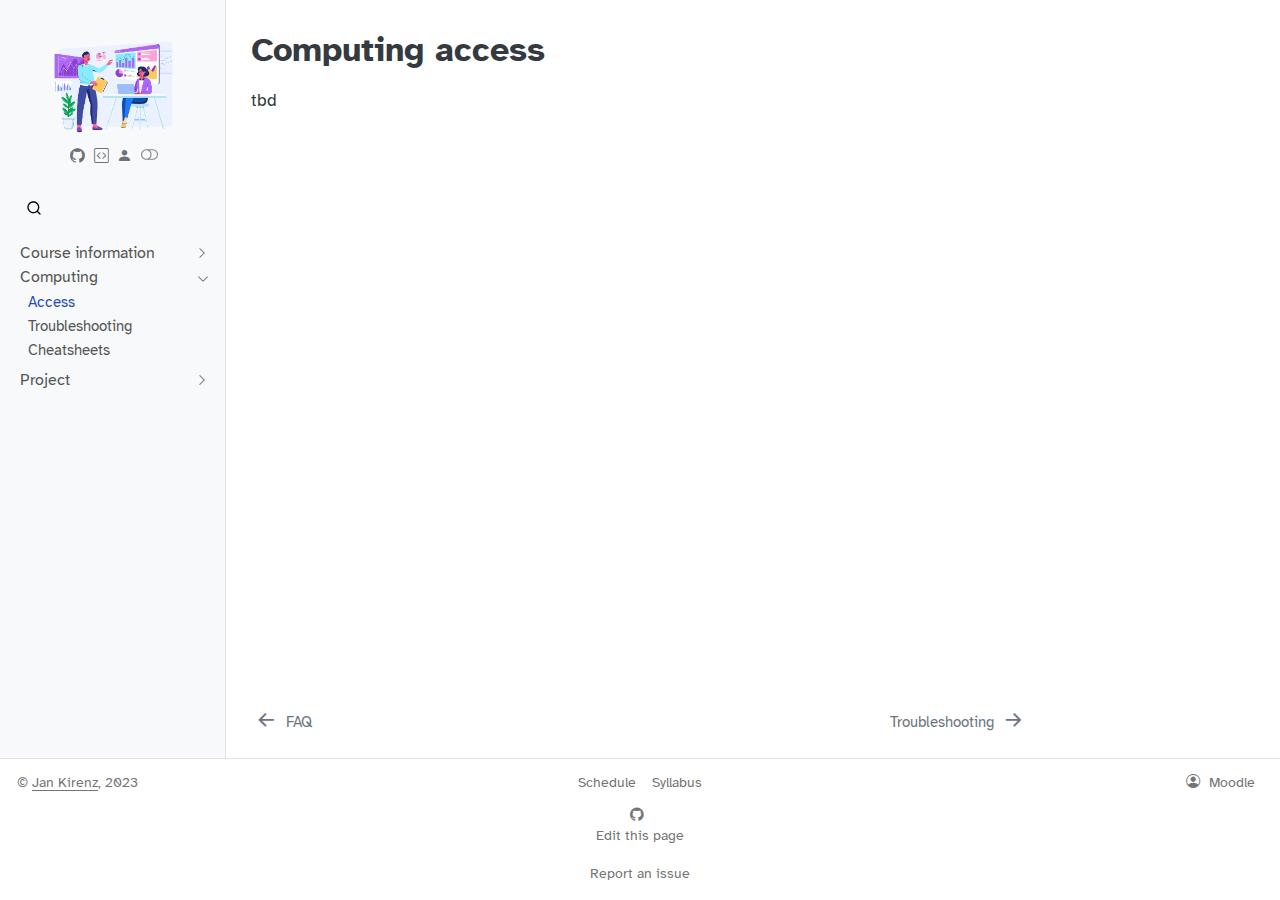
<file: computing-access.html>
<!DOCTYPE html>
<html xmlns="http://www.w3.org/1999/xhtml" lang="en" xml:lang="en"><head>

<meta charset="utf-8">
<meta name="generator" content="quarto-1.3.450">

<meta name="viewport" content="width=device-width, initial-scale=1.0, user-scalable=yes">


<title>Title - Computing access</title>
<style>
code{white-space: pre-wrap;}
span.smallcaps{font-variant: small-caps;}
div.columns{display: flex; gap: min(4vw, 1.5em);}
div.column{flex: auto; overflow-x: auto;}
div.hanging-indent{margin-left: 1.5em; text-indent: -1.5em;}
ul.task-list{list-style: none;}
ul.task-list li input[type="checkbox"] {
  width: 0.8em;
  margin: 0 0.8em 0.2em -1em; /* quarto-specific, see https://github.com/quarto-dev/quarto-cli/issues/4556 */ 
  vertical-align: middle;
}
</style>


<script src="site_libs/quarto-nav/quarto-nav.js"></script>
<script src="site_libs/clipboard/clipboard.min.js"></script>
<script src="site_libs/quarto-search/autocomplete.umd.js"></script>
<script src="site_libs/quarto-search/fuse.min.js"></script>
<script src="site_libs/quarto-search/quarto-search.js"></script>
<meta name="quarto:offset" content="./">
<link href="./computing-troubleshooting.html" rel="next">
<link href="./course-faq.html" rel="prev">
<link href=".//images/logo.png" rel="icon" type="image/png">
<script src="site_libs/quarto-html/quarto.js"></script>
<script src="site_libs/quarto-html/popper.min.js"></script>
<script src="site_libs/quarto-html/tippy.umd.min.js"></script>
<script src="site_libs/quarto-html/anchor.min.js"></script>
<link href="site_libs/quarto-html/tippy.css" rel="stylesheet">
<link href="site_libs/quarto-html/quarto-syntax-highlighting.css" rel="stylesheet" class="quarto-color-scheme" id="quarto-text-highlighting-styles">
<link href="site_libs/quarto-html/quarto-syntax-highlighting-dark.css" rel="prefetch" class="quarto-color-scheme quarto-color-alternate" id="quarto-text-highlighting-styles">
<script src="site_libs/bootstrap/bootstrap.min.js"></script>
<link href="site_libs/bootstrap/bootstrap-icons.css" rel="stylesheet">
<link href="site_libs/bootstrap/bootstrap.min.css" rel="stylesheet" class="quarto-color-scheme" id="quarto-bootstrap" data-mode="light">
<link href="site_libs/bootstrap/bootstrap-dark.min.css" rel="prefetch" class="quarto-color-scheme quarto-color-alternate" id="quarto-bootstrap" data-mode="dark">
<script id="quarto-search-options" type="application/json">{
  "location": "sidebar",
  "copy-button": false,
  "collapse-after": 3,
  "panel-placement": "start",
  "type": "overlay",
  "limit": 20,
  "language": {
    "search-no-results-text": "No results",
    "search-matching-documents-text": "matching documents",
    "search-copy-link-title": "Copy link to search",
    "search-hide-matches-text": "Hide additional matches",
    "search-more-match-text": "more match in this document",
    "search-more-matches-text": "more matches in this document",
    "search-clear-button-title": "Clear",
    "search-detached-cancel-button-title": "Cancel",
    "search-submit-button-title": "Submit",
    "search-label": "Search"
  }
}</script>


<meta property="og:title" content="Title - Computing access">
<meta property="og:description" content="">
<meta property="og:site-name" content="Title">
</head>

<body class="nav-sidebar docked">

<div id="quarto-search-results"></div>
  <header id="quarto-header" class="headroom fixed-top">
  <nav class="quarto-secondary-nav">
    <div class="container-fluid d-flex">
      <button type="button" class="quarto-btn-toggle btn" data-bs-toggle="collapse" data-bs-target="#quarto-sidebar,#quarto-sidebar-glass" aria-controls="quarto-sidebar" aria-expanded="false" aria-label="Toggle sidebar navigation" onclick="if (window.quartoToggleHeadroom) { window.quartoToggleHeadroom(); }">
        <i class="bi bi-layout-text-sidebar-reverse"></i>
      </button>
      <nav class="quarto-page-breadcrumbs" aria-label="breadcrumb"><ol class="breadcrumb"><li class="breadcrumb-item"><a href="./computing-access.html">Computing</a></li><li class="breadcrumb-item"><a href="./computing-access.html">Access</a></li></ol></nav>
      <a class="flex-grow-1" role="button" data-bs-toggle="collapse" data-bs-target="#quarto-sidebar,#quarto-sidebar-glass" aria-controls="quarto-sidebar" aria-expanded="false" aria-label="Toggle sidebar navigation" onclick="if (window.quartoToggleHeadroom) { window.quartoToggleHeadroom(); }">      
      </a>
      <button type="button" class="btn quarto-search-button" aria-label="" onclick="window.quartoOpenSearch();">
        <i class="bi bi-search"></i>
      </button>
    </div>
  </nav>
</header>
<!-- content -->
<div id="quarto-content" class="quarto-container page-columns page-rows-contents page-layout-article">
<!-- sidebar -->
  <nav id="quarto-sidebar" class="sidebar collapse collapse-horizontal sidebar-navigation docked overflow-auto">
    <div class="pt-lg-2 mt-2 text-center sidebar-header">
      <a href="./index.html" class="sidebar-logo-link">
      <img src="./images/logo.png" alt="" class="sidebar-logo py-0 d-lg-inline d-none">
      </a>
      <div class="sidebar-tools-main tools-wide">
    <a href="https://github.com/xyz" rel="" title="GitHub organization" class="quarto-navigation-tool px-1" aria-label="GitHub organization"><i class="bi bi-github"></i></a>
    <a href="https://cmgr.oit.duke.edu/containers" rel="" title="RStudio Containers" class="quarto-navigation-tool px-1" aria-label="RStudio Containers"><i class="bi bi-code-square"></i></a>
    <a href="https://moodle.hdm-stuttgart.de/login/index.php" rel="" title="Moodle" class="quarto-navigation-tool px-1" aria-label="Moodle"><i class="bi bi-person-fill"></i></a>
  <a href="" class="quarto-color-scheme-toggle quarto-navigation-tool  px-1" onclick="window.quartoToggleColorScheme(); return false;" title="Toggle dark mode"><i class="bi"></i></a>
</div>
      </div>
        <div class="mt-2 flex-shrink-0 align-items-center">
        <div class="sidebar-search">
        <div id="quarto-search" class="" title="Search"></div>
        </div>
        </div>
    <div class="sidebar-menu-container"> 
    <ul class="list-unstyled mt-1">
        <li class="sidebar-item sidebar-item-section">
      <div class="sidebar-item-container"> 
            <a class="sidebar-item-text sidebar-link text-start collapsed" data-bs-toggle="collapse" data-bs-target="#quarto-sidebar-section-1" aria-expanded="false">
 <span class="menu-text">Course information</span></a>
          <a class="sidebar-item-toggle text-start collapsed" data-bs-toggle="collapse" data-bs-target="#quarto-sidebar-section-1" aria-expanded="false" aria-label="Toggle section">
            <i class="bi bi-chevron-right ms-2"></i>
          </a> 
      </div>
      <ul id="quarto-sidebar-section-1" class="collapse list-unstyled sidebar-section depth1 ">  
          <li class="sidebar-item">
  <div class="sidebar-item-container"> 
  <a href="./course-overview.html" class="sidebar-item-text sidebar-link">
 <span class="menu-text">Overview</span></a>
  </div>
</li>
          <li class="sidebar-item">
  <div class="sidebar-item-container"> 
  <a href="./course-syllabus.html" class="sidebar-item-text sidebar-link">
 <span class="menu-text">Syllabus</span></a>
  </div>
</li>
          <li class="sidebar-item">
  <div class="sidebar-item-container"> 
  <a href="./course-support.html" class="sidebar-item-text sidebar-link">
 <span class="menu-text">Support</span></a>
  </div>
</li>
          <li class="sidebar-item">
  <div class="sidebar-item-container"> 
  <a href="./course-team.html" class="sidebar-item-text sidebar-link">
 <span class="menu-text">Teaching team</span></a>
  </div>
</li>
          <li class="sidebar-item">
  <div class="sidebar-item-container"> 
  <a href="./index.html" class="sidebar-item-text sidebar-link">
 <span class="menu-text">Schedule</span></a>
  </div>
</li>
          <li class="sidebar-item">
  <div class="sidebar-item-container"> 
  <a href="./course-links.html" class="sidebar-item-text sidebar-link">
 <span class="menu-text">Useful links</span></a>
  </div>
</li>
          <li class="sidebar-item">
  <div class="sidebar-item-container"> 
  <a href="./course-faq.html" class="sidebar-item-text sidebar-link">
 <span class="menu-text">FAQ</span></a>
  </div>
</li>
      </ul>
  </li>
        <li class="sidebar-item sidebar-item-section">
      <div class="sidebar-item-container"> 
            <a class="sidebar-item-text sidebar-link text-start" data-bs-toggle="collapse" data-bs-target="#quarto-sidebar-section-2" aria-expanded="true">
 <span class="menu-text">Computing</span></a>
          <a class="sidebar-item-toggle text-start" data-bs-toggle="collapse" data-bs-target="#quarto-sidebar-section-2" aria-expanded="true" aria-label="Toggle section">
            <i class="bi bi-chevron-right ms-2"></i>
          </a> 
      </div>
      <ul id="quarto-sidebar-section-2" class="collapse list-unstyled sidebar-section depth1 show">  
          <li class="sidebar-item">
  <div class="sidebar-item-container"> 
  <a href="./computing-access.html" class="sidebar-item-text sidebar-link active">
 <span class="menu-text">Access</span></a>
  </div>
</li>
          <li class="sidebar-item">
  <div class="sidebar-item-container"> 
  <a href="./computing-troubleshooting.html" class="sidebar-item-text sidebar-link">
 <span class="menu-text">Troubleshooting</span></a>
  </div>
</li>
          <li class="sidebar-item">
  <div class="sidebar-item-container"> 
  <a href="./computing-cheatsheets.html" class="sidebar-item-text sidebar-link">
 <span class="menu-text">Cheatsheets</span></a>
  </div>
</li>
      </ul>
  </li>
        <li class="sidebar-item sidebar-item-section">
      <div class="sidebar-item-container"> 
            <a class="sidebar-item-text sidebar-link text-start collapsed" data-bs-toggle="collapse" data-bs-target="#quarto-sidebar-section-3" aria-expanded="false">
 <span class="menu-text">Project</span></a>
          <a class="sidebar-item-toggle text-start collapsed" data-bs-toggle="collapse" data-bs-target="#quarto-sidebar-section-3" aria-expanded="false" aria-label="Toggle section">
            <i class="bi bi-chevron-right ms-2"></i>
          </a> 
      </div>
      <ul id="quarto-sidebar-section-3" class="collapse list-unstyled sidebar-section depth1 ">  
          <li class="sidebar-item">
  <div class="sidebar-item-container"> 
  <a href="./project-description.html" class="sidebar-item-text sidebar-link">
 <span class="menu-text">Description</span></a>
  </div>
</li>
          <li class="sidebar-item">
  <div class="sidebar-item-container"> 
  <a href="./project-tips-resources.html" class="sidebar-item-text sidebar-link">
 <span class="menu-text">Tips + resources</span></a>
  </div>
</li>
      </ul>
  </li>
    </ul>
    </div>
</nav>
<div id="quarto-sidebar-glass" data-bs-toggle="collapse" data-bs-target="#quarto-sidebar,#quarto-sidebar-glass"></div>
<!-- margin-sidebar -->
    <div id="quarto-margin-sidebar" class="sidebar margin-sidebar">
        
    </div>
<!-- main -->
<main class="content" id="quarto-document-content">

<header id="title-block-header" class="quarto-title-block default">
<div class="quarto-title">
<h1 class="title">Computing access</h1>
</div>



<div class="quarto-title-meta">

    
  
    
  </div>
  

</header>

<p>tbd</p>



</main> <!-- /main -->
<script id="quarto-html-after-body" type="application/javascript">
window.document.addEventListener("DOMContentLoaded", function (event) {
  const toggleBodyColorMode = (bsSheetEl) => {
    const mode = bsSheetEl.getAttribute("data-mode");
    const bodyEl = window.document.querySelector("body");
    if (mode === "dark") {
      bodyEl.classList.add("quarto-dark");
      bodyEl.classList.remove("quarto-light");
    } else {
      bodyEl.classList.add("quarto-light");
      bodyEl.classList.remove("quarto-dark");
    }
  }
  const toggleBodyColorPrimary = () => {
    const bsSheetEl = window.document.querySelector("link#quarto-bootstrap");
    if (bsSheetEl) {
      toggleBodyColorMode(bsSheetEl);
    }
  }
  toggleBodyColorPrimary();  
  const disableStylesheet = (stylesheets) => {
    for (let i=0; i < stylesheets.length; i++) {
      const stylesheet = stylesheets[i];
      stylesheet.rel = 'prefetch';
    }
  }
  const enableStylesheet = (stylesheets) => {
    for (let i=0; i < stylesheets.length; i++) {
      const stylesheet = stylesheets[i];
      stylesheet.rel = 'stylesheet';
    }
  }
  const manageTransitions = (selector, allowTransitions) => {
    const els = window.document.querySelectorAll(selector);
    for (let i=0; i < els.length; i++) {
      const el = els[i];
      if (allowTransitions) {
        el.classList.remove('notransition');
      } else {
        el.classList.add('notransition');
      }
    }
  }
  const toggleColorMode = (alternate) => {
    // Switch the stylesheets
    const alternateStylesheets = window.document.querySelectorAll('link.quarto-color-scheme.quarto-color-alternate');
    manageTransitions('#quarto-margin-sidebar .nav-link', false);
    if (alternate) {
      enableStylesheet(alternateStylesheets);
      for (const sheetNode of alternateStylesheets) {
        if (sheetNode.id === "quarto-bootstrap") {
          toggleBodyColorMode(sheetNode);
        }
      }
    } else {
      disableStylesheet(alternateStylesheets);
      toggleBodyColorPrimary();
    }
    manageTransitions('#quarto-margin-sidebar .nav-link', true);
    // Switch the toggles
    const toggles = window.document.querySelectorAll('.quarto-color-scheme-toggle');
    for (let i=0; i < toggles.length; i++) {
      const toggle = toggles[i];
      if (toggle) {
        if (alternate) {
          toggle.classList.add("alternate");     
        } else {
          toggle.classList.remove("alternate");
        }
      }
    }
    // Hack to workaround the fact that safari doesn't
    // properly recolor the scrollbar when toggling (#1455)
    if (navigator.userAgent.indexOf('Safari') > 0 && navigator.userAgent.indexOf('Chrome') == -1) {
      manageTransitions("body", false);
      window.scrollTo(0, 1);
      setTimeout(() => {
        window.scrollTo(0, 0);
        manageTransitions("body", true);
      }, 40);  
    }
  }
  const isFileUrl = () => { 
    return window.location.protocol === 'file:';
  }
  const hasAlternateSentinel = () => {  
    let styleSentinel = getColorSchemeSentinel();
    if (styleSentinel !== null) {
      return styleSentinel === "alternate";
    } else {
      return false;
    }
  }
  const setStyleSentinel = (alternate) => {
    const value = alternate ? "alternate" : "default";
    if (!isFileUrl()) {
      window.localStorage.setItem("quarto-color-scheme", value);
    } else {
      localAlternateSentinel = value;
    }
  }
  const getColorSchemeSentinel = () => {
    if (!isFileUrl()) {
      const storageValue = window.localStorage.getItem("quarto-color-scheme");
      return storageValue != null ? storageValue : localAlternateSentinel;
    } else {
      return localAlternateSentinel;
    }
  }
  let localAlternateSentinel = 'default';
  // Dark / light mode switch
  window.quartoToggleColorScheme = () => {
    // Read the current dark / light value 
    let toAlternate = !hasAlternateSentinel();
    toggleColorMode(toAlternate);
    setStyleSentinel(toAlternate);
  };
  // Ensure there is a toggle, if there isn't float one in the top right
  if (window.document.querySelector('.quarto-color-scheme-toggle') === null) {
    const a = window.document.createElement('a');
    a.classList.add('top-right');
    a.classList.add('quarto-color-scheme-toggle');
    a.href = "";
    a.onclick = function() { try { window.quartoToggleColorScheme(); } catch {} return false; };
    const i = window.document.createElement("i");
    i.classList.add('bi');
    a.appendChild(i);
    window.document.body.appendChild(a);
  }
  // Switch to dark mode if need be
  if (hasAlternateSentinel()) {
    toggleColorMode(true);
  } else {
    toggleColorMode(false);
  }
  const icon = "";
  const anchorJS = new window.AnchorJS();
  anchorJS.options = {
    placement: 'right',
    icon: icon
  };
  anchorJS.add('.anchored');
  const isCodeAnnotation = (el) => {
    for (const clz of el.classList) {
      if (clz.startsWith('code-annotation-')) {                     
        return true;
      }
    }
    return false;
  }
  const clipboard = new window.ClipboardJS('.code-copy-button', {
    text: function(trigger) {
      const codeEl = trigger.previousElementSibling.cloneNode(true);
      for (const childEl of codeEl.children) {
        if (isCodeAnnotation(childEl)) {
          childEl.remove();
        }
      }
      return codeEl.innerText;
    }
  });
  clipboard.on('success', function(e) {
    // button target
    const button = e.trigger;
    // don't keep focus
    button.blur();
    // flash "checked"
    button.classList.add('code-copy-button-checked');
    var currentTitle = button.getAttribute("title");
    button.setAttribute("title", "Copied!");
    let tooltip;
    if (window.bootstrap) {
      button.setAttribute("data-bs-toggle", "tooltip");
      button.setAttribute("data-bs-placement", "left");
      button.setAttribute("data-bs-title", "Copied!");
      tooltip = new bootstrap.Tooltip(button, 
        { trigger: "manual", 
          customClass: "code-copy-button-tooltip",
          offset: [0, -8]});
      tooltip.show();    
    }
    setTimeout(function() {
      if (tooltip) {
        tooltip.hide();
        button.removeAttribute("data-bs-title");
        button.removeAttribute("data-bs-toggle");
        button.removeAttribute("data-bs-placement");
      }
      button.setAttribute("title", currentTitle);
      button.classList.remove('code-copy-button-checked');
    }, 1000);
    // clear code selection
    e.clearSelection();
  });
  function tippyHover(el, contentFn) {
    const config = {
      allowHTML: true,
      content: contentFn,
      maxWidth: 500,
      delay: 100,
      arrow: false,
      appendTo: function(el) {
          return el.parentElement;
      },
      interactive: true,
      interactiveBorder: 10,
      theme: 'quarto',
      placement: 'bottom-start'
    };
    window.tippy(el, config); 
  }
  const noterefs = window.document.querySelectorAll('a[role="doc-noteref"]');
  for (var i=0; i<noterefs.length; i++) {
    const ref = noterefs[i];
    tippyHover(ref, function() {
      // use id or data attribute instead here
      let href = ref.getAttribute('data-footnote-href') || ref.getAttribute('href');
      try { href = new URL(href).hash; } catch {}
      const id = href.replace(/^#\/?/, "");
      const note = window.document.getElementById(id);
      return note.innerHTML;
    });
  }
      let selectedAnnoteEl;
      const selectorForAnnotation = ( cell, annotation) => {
        let cellAttr = 'data-code-cell="' + cell + '"';
        let lineAttr = 'data-code-annotation="' +  annotation + '"';
        const selector = 'span[' + cellAttr + '][' + lineAttr + ']';
        return selector;
      }
      const selectCodeLines = (annoteEl) => {
        const doc = window.document;
        const targetCell = annoteEl.getAttribute("data-target-cell");
        const targetAnnotation = annoteEl.getAttribute("data-target-annotation");
        const annoteSpan = window.document.querySelector(selectorForAnnotation(targetCell, targetAnnotation));
        const lines = annoteSpan.getAttribute("data-code-lines").split(",");
        const lineIds = lines.map((line) => {
          return targetCell + "-" + line;
        })
        let top = null;
        let height = null;
        let parent = null;
        if (lineIds.length > 0) {
            //compute the position of the single el (top and bottom and make a div)
            const el = window.document.getElementById(lineIds[0]);
            top = el.offsetTop;
            height = el.offsetHeight;
            parent = el.parentElement.parentElement;
          if (lineIds.length > 1) {
            const lastEl = window.document.getElementById(lineIds[lineIds.length - 1]);
            const bottom = lastEl.offsetTop + lastEl.offsetHeight;
            height = bottom - top;
          }
          if (top !== null && height !== null && parent !== null) {
            // cook up a div (if necessary) and position it 
            let div = window.document.getElementById("code-annotation-line-highlight");
            if (div === null) {
              div = window.document.createElement("div");
              div.setAttribute("id", "code-annotation-line-highlight");
              div.style.position = 'absolute';
              parent.appendChild(div);
            }
            div.style.top = top - 2 + "px";
            div.style.height = height + 4 + "px";
            let gutterDiv = window.document.getElementById("code-annotation-line-highlight-gutter");
            if (gutterDiv === null) {
              gutterDiv = window.document.createElement("div");
              gutterDiv.setAttribute("id", "code-annotation-line-highlight-gutter");
              gutterDiv.style.position = 'absolute';
              const codeCell = window.document.getElementById(targetCell);
              const gutter = codeCell.querySelector('.code-annotation-gutter');
              gutter.appendChild(gutterDiv);
            }
            gutterDiv.style.top = top - 2 + "px";
            gutterDiv.style.height = height + 4 + "px";
          }
          selectedAnnoteEl = annoteEl;
        }
      };
      const unselectCodeLines = () => {
        const elementsIds = ["code-annotation-line-highlight", "code-annotation-line-highlight-gutter"];
        elementsIds.forEach((elId) => {
          const div = window.document.getElementById(elId);
          if (div) {
            div.remove();
          }
        });
        selectedAnnoteEl = undefined;
      };
      // Attach click handler to the DT
      const annoteDls = window.document.querySelectorAll('dt[data-target-cell]');
      for (const annoteDlNode of annoteDls) {
        annoteDlNode.addEventListener('click', (event) => {
          const clickedEl = event.target;
          if (clickedEl !== selectedAnnoteEl) {
            unselectCodeLines();
            const activeEl = window.document.querySelector('dt[data-target-cell].code-annotation-active');
            if (activeEl) {
              activeEl.classList.remove('code-annotation-active');
            }
            selectCodeLines(clickedEl);
            clickedEl.classList.add('code-annotation-active');
          } else {
            // Unselect the line
            unselectCodeLines();
            clickedEl.classList.remove('code-annotation-active');
          }
        });
      }
  const findCites = (el) => {
    const parentEl = el.parentElement;
    if (parentEl) {
      const cites = parentEl.dataset.cites;
      if (cites) {
        return {
          el,
          cites: cites.split(' ')
        };
      } else {
        return findCites(el.parentElement)
      }
    } else {
      return undefined;
    }
  };
  var bibliorefs = window.document.querySelectorAll('a[role="doc-biblioref"]');
  for (var i=0; i<bibliorefs.length; i++) {
    const ref = bibliorefs[i];
    const citeInfo = findCites(ref);
    if (citeInfo) {
      tippyHover(citeInfo.el, function() {
        var popup = window.document.createElement('div');
        citeInfo.cites.forEach(function(cite) {
          var citeDiv = window.document.createElement('div');
          citeDiv.classList.add('hanging-indent');
          citeDiv.classList.add('csl-entry');
          var biblioDiv = window.document.getElementById('ref-' + cite);
          if (biblioDiv) {
            citeDiv.innerHTML = biblioDiv.innerHTML;
          }
          popup.appendChild(citeDiv);
        });
        return popup.innerHTML;
      });
    }
  }
});
</script>
<nav class="page-navigation">
  <div class="nav-page nav-page-previous">
      <a href="./course-faq.html" class="pagination-link">
        <i class="bi bi-arrow-left-short"></i> <span class="nav-page-text">FAQ</span>
      </a>          
  </div>
  <div class="nav-page nav-page-next">
      <a href="./computing-troubleshooting.html" class="pagination-link">
        <span class="nav-page-text">Troubleshooting</span> <i class="bi bi-arrow-right-short"></i>
      </a>
  </div>
</nav>
</div> <!-- /content -->
<footer class="footer">
  <div class="nav-footer">
    <div class="nav-footer-left">© <a href="https://www.kirenz.com/">Jan Kirenz</a>, 2023</div>   
    <div class="nav-footer-center">
      <ul class="footer-items list-unstyled">
    <li class="nav-item">
    <a class="nav-link active" href="./index.html" aria-current="page">Schedule</a>
  </li>  
    <li class="nav-item">
    <a class="nav-link" href="./course-syllabus.html">Syllabus</a>
  </li>  
</ul>
    <div class="toc-actions"><div><i class="bi bi-github"></i></div><div class="action-links"><p><a href="https://github.com/xyz/website/edit/main/computing-access.qmd" class="toc-action">Edit this page</a></p><p><a href="https://github.com/xyz/website/issues/new" class="toc-action">Report an issue</a></p></div></div></div>
    <div class="nav-footer-right">
      <ul class="footer-items list-unstyled">
    <li class="nav-item compact">
      <i class="bi bi-person-circle" role="img">
</i> 
  </li>  
    <li class="nav-item">
    <a class="nav-link" href="https://moodle.hdm-stuttgart.de/login/index.php">Moodle</a>
  </li>  
</ul>
    </div>
  </div>
</footer>



</body></html>
</file>
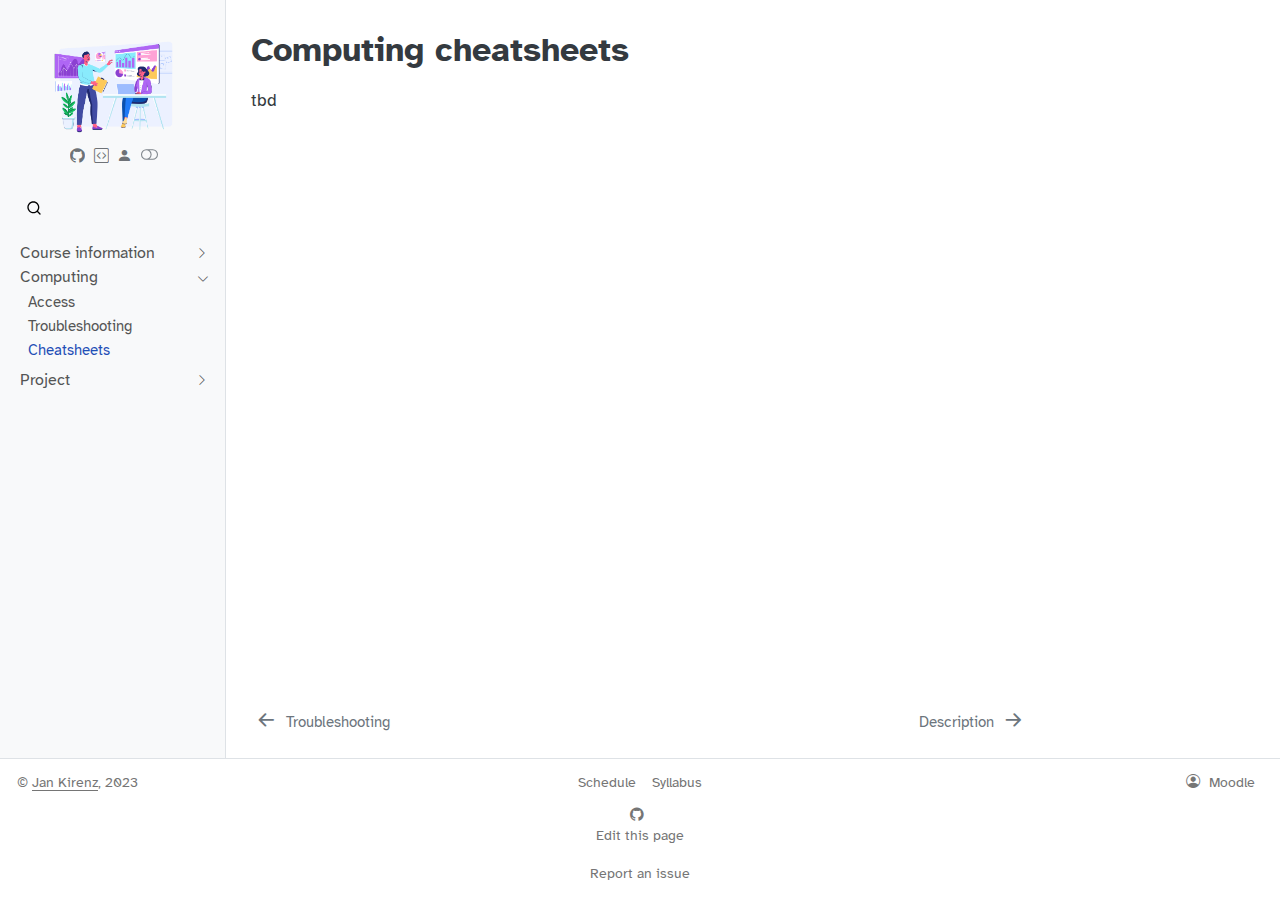
<file: computing-cheatsheets.html>
<!DOCTYPE html>
<html xmlns="http://www.w3.org/1999/xhtml" lang="en" xml:lang="en"><head>

<meta charset="utf-8">
<meta name="generator" content="quarto-1.3.450">

<meta name="viewport" content="width=device-width, initial-scale=1.0, user-scalable=yes">


<title>Title - Computing cheatsheets</title>
<style>
code{white-space: pre-wrap;}
span.smallcaps{font-variant: small-caps;}
div.columns{display: flex; gap: min(4vw, 1.5em);}
div.column{flex: auto; overflow-x: auto;}
div.hanging-indent{margin-left: 1.5em; text-indent: -1.5em;}
ul.task-list{list-style: none;}
ul.task-list li input[type="checkbox"] {
  width: 0.8em;
  margin: 0 0.8em 0.2em -1em; /* quarto-specific, see https://github.com/quarto-dev/quarto-cli/issues/4556 */ 
  vertical-align: middle;
}
</style>


<script src="site_libs/quarto-nav/quarto-nav.js"></script>
<script src="site_libs/clipboard/clipboard.min.js"></script>
<script src="site_libs/quarto-search/autocomplete.umd.js"></script>
<script src="site_libs/quarto-search/fuse.min.js"></script>
<script src="site_libs/quarto-search/quarto-search.js"></script>
<meta name="quarto:offset" content="./">
<link href="./project-description.html" rel="next">
<link href="./computing-troubleshooting.html" rel="prev">
<link href=".//images/logo.png" rel="icon" type="image/png">
<script src="site_libs/quarto-html/quarto.js"></script>
<script src="site_libs/quarto-html/popper.min.js"></script>
<script src="site_libs/quarto-html/tippy.umd.min.js"></script>
<script src="site_libs/quarto-html/anchor.min.js"></script>
<link href="site_libs/quarto-html/tippy.css" rel="stylesheet">
<link href="site_libs/quarto-html/quarto-syntax-highlighting.css" rel="stylesheet" class="quarto-color-scheme" id="quarto-text-highlighting-styles">
<link href="site_libs/quarto-html/quarto-syntax-highlighting-dark.css" rel="prefetch" class="quarto-color-scheme quarto-color-alternate" id="quarto-text-highlighting-styles">
<script src="site_libs/bootstrap/bootstrap.min.js"></script>
<link href="site_libs/bootstrap/bootstrap-icons.css" rel="stylesheet">
<link href="site_libs/bootstrap/bootstrap.min.css" rel="stylesheet" class="quarto-color-scheme" id="quarto-bootstrap" data-mode="light">
<link href="site_libs/bootstrap/bootstrap-dark.min.css" rel="prefetch" class="quarto-color-scheme quarto-color-alternate" id="quarto-bootstrap" data-mode="dark">
<script id="quarto-search-options" type="application/json">{
  "location": "sidebar",
  "copy-button": false,
  "collapse-after": 3,
  "panel-placement": "start",
  "type": "overlay",
  "limit": 20,
  "language": {
    "search-no-results-text": "No results",
    "search-matching-documents-text": "matching documents",
    "search-copy-link-title": "Copy link to search",
    "search-hide-matches-text": "Hide additional matches",
    "search-more-match-text": "more match in this document",
    "search-more-matches-text": "more matches in this document",
    "search-clear-button-title": "Clear",
    "search-detached-cancel-button-title": "Cancel",
    "search-submit-button-title": "Submit",
    "search-label": "Search"
  }
}</script>


<meta property="og:title" content="Title - Computing cheatsheets">
<meta property="og:description" content="">
<meta property="og:site-name" content="Title">
</head>

<body class="nav-sidebar docked">

<div id="quarto-search-results"></div>
  <header id="quarto-header" class="headroom fixed-top">
  <nav class="quarto-secondary-nav">
    <div class="container-fluid d-flex">
      <button type="button" class="quarto-btn-toggle btn" data-bs-toggle="collapse" data-bs-target="#quarto-sidebar,#quarto-sidebar-glass" aria-controls="quarto-sidebar" aria-expanded="false" aria-label="Toggle sidebar navigation" onclick="if (window.quartoToggleHeadroom) { window.quartoToggleHeadroom(); }">
        <i class="bi bi-layout-text-sidebar-reverse"></i>
      </button>
      <nav class="quarto-page-breadcrumbs" aria-label="breadcrumb"><ol class="breadcrumb"><li class="breadcrumb-item"><a href="./computing-access.html">Computing</a></li><li class="breadcrumb-item"><a href="./computing-cheatsheets.html">Cheatsheets</a></li></ol></nav>
      <a class="flex-grow-1" role="button" data-bs-toggle="collapse" data-bs-target="#quarto-sidebar,#quarto-sidebar-glass" aria-controls="quarto-sidebar" aria-expanded="false" aria-label="Toggle sidebar navigation" onclick="if (window.quartoToggleHeadroom) { window.quartoToggleHeadroom(); }">      
      </a>
      <button type="button" class="btn quarto-search-button" aria-label="" onclick="window.quartoOpenSearch();">
        <i class="bi bi-search"></i>
      </button>
    </div>
  </nav>
</header>
<!-- content -->
<div id="quarto-content" class="quarto-container page-columns page-rows-contents page-layout-article">
<!-- sidebar -->
  <nav id="quarto-sidebar" class="sidebar collapse collapse-horizontal sidebar-navigation docked overflow-auto">
    <div class="pt-lg-2 mt-2 text-center sidebar-header">
      <a href="./index.html" class="sidebar-logo-link">
      <img src="./images/logo.png" alt="" class="sidebar-logo py-0 d-lg-inline d-none">
      </a>
      <div class="sidebar-tools-main tools-wide">
    <a href="https://github.com/xyz" rel="" title="GitHub organization" class="quarto-navigation-tool px-1" aria-label="GitHub organization"><i class="bi bi-github"></i></a>
    <a href="https://cmgr.oit.duke.edu/containers" rel="" title="RStudio Containers" class="quarto-navigation-tool px-1" aria-label="RStudio Containers"><i class="bi bi-code-square"></i></a>
    <a href="https://moodle.hdm-stuttgart.de/login/index.php" rel="" title="Moodle" class="quarto-navigation-tool px-1" aria-label="Moodle"><i class="bi bi-person-fill"></i></a>
  <a href="" class="quarto-color-scheme-toggle quarto-navigation-tool  px-1" onclick="window.quartoToggleColorScheme(); return false;" title="Toggle dark mode"><i class="bi"></i></a>
</div>
      </div>
        <div class="mt-2 flex-shrink-0 align-items-center">
        <div class="sidebar-search">
        <div id="quarto-search" class="" title="Search"></div>
        </div>
        </div>
    <div class="sidebar-menu-container"> 
    <ul class="list-unstyled mt-1">
        <li class="sidebar-item sidebar-item-section">
      <div class="sidebar-item-container"> 
            <a class="sidebar-item-text sidebar-link text-start collapsed" data-bs-toggle="collapse" data-bs-target="#quarto-sidebar-section-1" aria-expanded="false">
 <span class="menu-text">Course information</span></a>
          <a class="sidebar-item-toggle text-start collapsed" data-bs-toggle="collapse" data-bs-target="#quarto-sidebar-section-1" aria-expanded="false" aria-label="Toggle section">
            <i class="bi bi-chevron-right ms-2"></i>
          </a> 
      </div>
      <ul id="quarto-sidebar-section-1" class="collapse list-unstyled sidebar-section depth1 ">  
          <li class="sidebar-item">
  <div class="sidebar-item-container"> 
  <a href="./course-overview.html" class="sidebar-item-text sidebar-link">
 <span class="menu-text">Overview</span></a>
  </div>
</li>
          <li class="sidebar-item">
  <div class="sidebar-item-container"> 
  <a href="./course-syllabus.html" class="sidebar-item-text sidebar-link">
 <span class="menu-text">Syllabus</span></a>
  </div>
</li>
          <li class="sidebar-item">
  <div class="sidebar-item-container"> 
  <a href="./course-support.html" class="sidebar-item-text sidebar-link">
 <span class="menu-text">Support</span></a>
  </div>
</li>
          <li class="sidebar-item">
  <div class="sidebar-item-container"> 
  <a href="./course-team.html" class="sidebar-item-text sidebar-link">
 <span class="menu-text">Teaching team</span></a>
  </div>
</li>
          <li class="sidebar-item">
  <div class="sidebar-item-container"> 
  <a href="./index.html" class="sidebar-item-text sidebar-link">
 <span class="menu-text">Schedule</span></a>
  </div>
</li>
          <li class="sidebar-item">
  <div class="sidebar-item-container"> 
  <a href="./course-links.html" class="sidebar-item-text sidebar-link">
 <span class="menu-text">Useful links</span></a>
  </div>
</li>
          <li class="sidebar-item">
  <div class="sidebar-item-container"> 
  <a href="./course-faq.html" class="sidebar-item-text sidebar-link">
 <span class="menu-text">FAQ</span></a>
  </div>
</li>
      </ul>
  </li>
        <li class="sidebar-item sidebar-item-section">
      <div class="sidebar-item-container"> 
            <a class="sidebar-item-text sidebar-link text-start" data-bs-toggle="collapse" data-bs-target="#quarto-sidebar-section-2" aria-expanded="true">
 <span class="menu-text">Computing</span></a>
          <a class="sidebar-item-toggle text-start" data-bs-toggle="collapse" data-bs-target="#quarto-sidebar-section-2" aria-expanded="true" aria-label="Toggle section">
            <i class="bi bi-chevron-right ms-2"></i>
          </a> 
      </div>
      <ul id="quarto-sidebar-section-2" class="collapse list-unstyled sidebar-section depth1 show">  
          <li class="sidebar-item">
  <div class="sidebar-item-container"> 
  <a href="./computing-access.html" class="sidebar-item-text sidebar-link">
 <span class="menu-text">Access</span></a>
  </div>
</li>
          <li class="sidebar-item">
  <div class="sidebar-item-container"> 
  <a href="./computing-troubleshooting.html" class="sidebar-item-text sidebar-link">
 <span class="menu-text">Troubleshooting</span></a>
  </div>
</li>
          <li class="sidebar-item">
  <div class="sidebar-item-container"> 
  <a href="./computing-cheatsheets.html" class="sidebar-item-text sidebar-link active">
 <span class="menu-text">Cheatsheets</span></a>
  </div>
</li>
      </ul>
  </li>
        <li class="sidebar-item sidebar-item-section">
      <div class="sidebar-item-container"> 
            <a class="sidebar-item-text sidebar-link text-start collapsed" data-bs-toggle="collapse" data-bs-target="#quarto-sidebar-section-3" aria-expanded="false">
 <span class="menu-text">Project</span></a>
          <a class="sidebar-item-toggle text-start collapsed" data-bs-toggle="collapse" data-bs-target="#quarto-sidebar-section-3" aria-expanded="false" aria-label="Toggle section">
            <i class="bi bi-chevron-right ms-2"></i>
          </a> 
      </div>
      <ul id="quarto-sidebar-section-3" class="collapse list-unstyled sidebar-section depth1 ">  
          <li class="sidebar-item">
  <div class="sidebar-item-container"> 
  <a href="./project-description.html" class="sidebar-item-text sidebar-link">
 <span class="menu-text">Description</span></a>
  </div>
</li>
          <li class="sidebar-item">
  <div class="sidebar-item-container"> 
  <a href="./project-tips-resources.html" class="sidebar-item-text sidebar-link">
 <span class="menu-text">Tips + resources</span></a>
  </div>
</li>
      </ul>
  </li>
    </ul>
    </div>
</nav>
<div id="quarto-sidebar-glass" data-bs-toggle="collapse" data-bs-target="#quarto-sidebar,#quarto-sidebar-glass"></div>
<!-- margin-sidebar -->
    <div id="quarto-margin-sidebar" class="sidebar margin-sidebar">
        
    </div>
<!-- main -->
<main class="content" id="quarto-document-content">

<header id="title-block-header" class="quarto-title-block default">
<div class="quarto-title">
<h1 class="title">Computing cheatsheets</h1>
</div>



<div class="quarto-title-meta">

    
  
    
  </div>
  

</header>

<p>tbd</p>



</main> <!-- /main -->
<script id="quarto-html-after-body" type="application/javascript">
window.document.addEventListener("DOMContentLoaded", function (event) {
  const toggleBodyColorMode = (bsSheetEl) => {
    const mode = bsSheetEl.getAttribute("data-mode");
    const bodyEl = window.document.querySelector("body");
    if (mode === "dark") {
      bodyEl.classList.add("quarto-dark");
      bodyEl.classList.remove("quarto-light");
    } else {
      bodyEl.classList.add("quarto-light");
      bodyEl.classList.remove("quarto-dark");
    }
  }
  const toggleBodyColorPrimary = () => {
    const bsSheetEl = window.document.querySelector("link#quarto-bootstrap");
    if (bsSheetEl) {
      toggleBodyColorMode(bsSheetEl);
    }
  }
  toggleBodyColorPrimary();  
  const disableStylesheet = (stylesheets) => {
    for (let i=0; i < stylesheets.length; i++) {
      const stylesheet = stylesheets[i];
      stylesheet.rel = 'prefetch';
    }
  }
  const enableStylesheet = (stylesheets) => {
    for (let i=0; i < stylesheets.length; i++) {
      const stylesheet = stylesheets[i];
      stylesheet.rel = 'stylesheet';
    }
  }
  const manageTransitions = (selector, allowTransitions) => {
    const els = window.document.querySelectorAll(selector);
    for (let i=0; i < els.length; i++) {
      const el = els[i];
      if (allowTransitions) {
        el.classList.remove('notransition');
      } else {
        el.classList.add('notransition');
      }
    }
  }
  const toggleColorMode = (alternate) => {
    // Switch the stylesheets
    const alternateStylesheets = window.document.querySelectorAll('link.quarto-color-scheme.quarto-color-alternate');
    manageTransitions('#quarto-margin-sidebar .nav-link', false);
    if (alternate) {
      enableStylesheet(alternateStylesheets);
      for (const sheetNode of alternateStylesheets) {
        if (sheetNode.id === "quarto-bootstrap") {
          toggleBodyColorMode(sheetNode);
        }
      }
    } else {
      disableStylesheet(alternateStylesheets);
      toggleBodyColorPrimary();
    }
    manageTransitions('#quarto-margin-sidebar .nav-link', true);
    // Switch the toggles
    const toggles = window.document.querySelectorAll('.quarto-color-scheme-toggle');
    for (let i=0; i < toggles.length; i++) {
      const toggle = toggles[i];
      if (toggle) {
        if (alternate) {
          toggle.classList.add("alternate");     
        } else {
          toggle.classList.remove("alternate");
        }
      }
    }
    // Hack to workaround the fact that safari doesn't
    // properly recolor the scrollbar when toggling (#1455)
    if (navigator.userAgent.indexOf('Safari') > 0 && navigator.userAgent.indexOf('Chrome') == -1) {
      manageTransitions("body", false);
      window.scrollTo(0, 1);
      setTimeout(() => {
        window.scrollTo(0, 0);
        manageTransitions("body", true);
      }, 40);  
    }
  }
  const isFileUrl = () => { 
    return window.location.protocol === 'file:';
  }
  const hasAlternateSentinel = () => {  
    let styleSentinel = getColorSchemeSentinel();
    if (styleSentinel !== null) {
      return styleSentinel === "alternate";
    } else {
      return false;
    }
  }
  const setStyleSentinel = (alternate) => {
    const value = alternate ? "alternate" : "default";
    if (!isFileUrl()) {
      window.localStorage.setItem("quarto-color-scheme", value);
    } else {
      localAlternateSentinel = value;
    }
  }
  const getColorSchemeSentinel = () => {
    if (!isFileUrl()) {
      const storageValue = window.localStorage.getItem("quarto-color-scheme");
      return storageValue != null ? storageValue : localAlternateSentinel;
    } else {
      return localAlternateSentinel;
    }
  }
  let localAlternateSentinel = 'default';
  // Dark / light mode switch
  window.quartoToggleColorScheme = () => {
    // Read the current dark / light value 
    let toAlternate = !hasAlternateSentinel();
    toggleColorMode(toAlternate);
    setStyleSentinel(toAlternate);
  };
  // Ensure there is a toggle, if there isn't float one in the top right
  if (window.document.querySelector('.quarto-color-scheme-toggle') === null) {
    const a = window.document.createElement('a');
    a.classList.add('top-right');
    a.classList.add('quarto-color-scheme-toggle');
    a.href = "";
    a.onclick = function() { try { window.quartoToggleColorScheme(); } catch {} return false; };
    const i = window.document.createElement("i");
    i.classList.add('bi');
    a.appendChild(i);
    window.document.body.appendChild(a);
  }
  // Switch to dark mode if need be
  if (hasAlternateSentinel()) {
    toggleColorMode(true);
  } else {
    toggleColorMode(false);
  }
  const icon = "";
  const anchorJS = new window.AnchorJS();
  anchorJS.options = {
    placement: 'right',
    icon: icon
  };
  anchorJS.add('.anchored');
  const isCodeAnnotation = (el) => {
    for (const clz of el.classList) {
      if (clz.startsWith('code-annotation-')) {                     
        return true;
      }
    }
    return false;
  }
  const clipboard = new window.ClipboardJS('.code-copy-button', {
    text: function(trigger) {
      const codeEl = trigger.previousElementSibling.cloneNode(true);
      for (const childEl of codeEl.children) {
        if (isCodeAnnotation(childEl)) {
          childEl.remove();
        }
      }
      return codeEl.innerText;
    }
  });
  clipboard.on('success', function(e) {
    // button target
    const button = e.trigger;
    // don't keep focus
    button.blur();
    // flash "checked"
    button.classList.add('code-copy-button-checked');
    var currentTitle = button.getAttribute("title");
    button.setAttribute("title", "Copied!");
    let tooltip;
    if (window.bootstrap) {
      button.setAttribute("data-bs-toggle", "tooltip");
      button.setAttribute("data-bs-placement", "left");
      button.setAttribute("data-bs-title", "Copied!");
      tooltip = new bootstrap.Tooltip(button, 
        { trigger: "manual", 
          customClass: "code-copy-button-tooltip",
          offset: [0, -8]});
      tooltip.show();    
    }
    setTimeout(function() {
      if (tooltip) {
        tooltip.hide();
        button.removeAttribute("data-bs-title");
        button.removeAttribute("data-bs-toggle");
        button.removeAttribute("data-bs-placement");
      }
      button.setAttribute("title", currentTitle);
      button.classList.remove('code-copy-button-checked');
    }, 1000);
    // clear code selection
    e.clearSelection();
  });
  function tippyHover(el, contentFn) {
    const config = {
      allowHTML: true,
      content: contentFn,
      maxWidth: 500,
      delay: 100,
      arrow: false,
      appendTo: function(el) {
          return el.parentElement;
      },
      interactive: true,
      interactiveBorder: 10,
      theme: 'quarto',
      placement: 'bottom-start'
    };
    window.tippy(el, config); 
  }
  const noterefs = window.document.querySelectorAll('a[role="doc-noteref"]');
  for (var i=0; i<noterefs.length; i++) {
    const ref = noterefs[i];
    tippyHover(ref, function() {
      // use id or data attribute instead here
      let href = ref.getAttribute('data-footnote-href') || ref.getAttribute('href');
      try { href = new URL(href).hash; } catch {}
      const id = href.replace(/^#\/?/, "");
      const note = window.document.getElementById(id);
      return note.innerHTML;
    });
  }
      let selectedAnnoteEl;
      const selectorForAnnotation = ( cell, annotation) => {
        let cellAttr = 'data-code-cell="' + cell + '"';
        let lineAttr = 'data-code-annotation="' +  annotation + '"';
        const selector = 'span[' + cellAttr + '][' + lineAttr + ']';
        return selector;
      }
      const selectCodeLines = (annoteEl) => {
        const doc = window.document;
        const targetCell = annoteEl.getAttribute("data-target-cell");
        const targetAnnotation = annoteEl.getAttribute("data-target-annotation");
        const annoteSpan = window.document.querySelector(selectorForAnnotation(targetCell, targetAnnotation));
        const lines = annoteSpan.getAttribute("data-code-lines").split(",");
        const lineIds = lines.map((line) => {
          return targetCell + "-" + line;
        })
        let top = null;
        let height = null;
        let parent = null;
        if (lineIds.length > 0) {
            //compute the position of the single el (top and bottom and make a div)
            const el = window.document.getElementById(lineIds[0]);
            top = el.offsetTop;
            height = el.offsetHeight;
            parent = el.parentElement.parentElement;
          if (lineIds.length > 1) {
            const lastEl = window.document.getElementById(lineIds[lineIds.length - 1]);
            const bottom = lastEl.offsetTop + lastEl.offsetHeight;
            height = bottom - top;
          }
          if (top !== null && height !== null && parent !== null) {
            // cook up a div (if necessary) and position it 
            let div = window.document.getElementById("code-annotation-line-highlight");
            if (div === null) {
              div = window.document.createElement("div");
              div.setAttribute("id", "code-annotation-line-highlight");
              div.style.position = 'absolute';
              parent.appendChild(div);
            }
            div.style.top = top - 2 + "px";
            div.style.height = height + 4 + "px";
            let gutterDiv = window.document.getElementById("code-annotation-line-highlight-gutter");
            if (gutterDiv === null) {
              gutterDiv = window.document.createElement("div");
              gutterDiv.setAttribute("id", "code-annotation-line-highlight-gutter");
              gutterDiv.style.position = 'absolute';
              const codeCell = window.document.getElementById(targetCell);
              const gutter = codeCell.querySelector('.code-annotation-gutter');
              gutter.appendChild(gutterDiv);
            }
            gutterDiv.style.top = top - 2 + "px";
            gutterDiv.style.height = height + 4 + "px";
          }
          selectedAnnoteEl = annoteEl;
        }
      };
      const unselectCodeLines = () => {
        const elementsIds = ["code-annotation-line-highlight", "code-annotation-line-highlight-gutter"];
        elementsIds.forEach((elId) => {
          const div = window.document.getElementById(elId);
          if (div) {
            div.remove();
          }
        });
        selectedAnnoteEl = undefined;
      };
      // Attach click handler to the DT
      const annoteDls = window.document.querySelectorAll('dt[data-target-cell]');
      for (const annoteDlNode of annoteDls) {
        annoteDlNode.addEventListener('click', (event) => {
          const clickedEl = event.target;
          if (clickedEl !== selectedAnnoteEl) {
            unselectCodeLines();
            const activeEl = window.document.querySelector('dt[data-target-cell].code-annotation-active');
            if (activeEl) {
              activeEl.classList.remove('code-annotation-active');
            }
            selectCodeLines(clickedEl);
            clickedEl.classList.add('code-annotation-active');
          } else {
            // Unselect the line
            unselectCodeLines();
            clickedEl.classList.remove('code-annotation-active');
          }
        });
      }
  const findCites = (el) => {
    const parentEl = el.parentElement;
    if (parentEl) {
      const cites = parentEl.dataset.cites;
      if (cites) {
        return {
          el,
          cites: cites.split(' ')
        };
      } else {
        return findCites(el.parentElement)
      }
    } else {
      return undefined;
    }
  };
  var bibliorefs = window.document.querySelectorAll('a[role="doc-biblioref"]');
  for (var i=0; i<bibliorefs.length; i++) {
    const ref = bibliorefs[i];
    const citeInfo = findCites(ref);
    if (citeInfo) {
      tippyHover(citeInfo.el, function() {
        var popup = window.document.createElement('div');
        citeInfo.cites.forEach(function(cite) {
          var citeDiv = window.document.createElement('div');
          citeDiv.classList.add('hanging-indent');
          citeDiv.classList.add('csl-entry');
          var biblioDiv = window.document.getElementById('ref-' + cite);
          if (biblioDiv) {
            citeDiv.innerHTML = biblioDiv.innerHTML;
          }
          popup.appendChild(citeDiv);
        });
        return popup.innerHTML;
      });
    }
  }
});
</script>
<nav class="page-navigation">
  <div class="nav-page nav-page-previous">
      <a href="./computing-troubleshooting.html" class="pagination-link">
        <i class="bi bi-arrow-left-short"></i> <span class="nav-page-text">Troubleshooting</span>
      </a>          
  </div>
  <div class="nav-page nav-page-next">
      <a href="./project-description.html" class="pagination-link">
        <span class="nav-page-text">Description</span> <i class="bi bi-arrow-right-short"></i>
      </a>
  </div>
</nav>
</div> <!-- /content -->
<footer class="footer">
  <div class="nav-footer">
    <div class="nav-footer-left">© <a href="https://www.kirenz.com/">Jan Kirenz</a>, 2023</div>   
    <div class="nav-footer-center">
      <ul class="footer-items list-unstyled">
    <li class="nav-item">
    <a class="nav-link active" href="./index.html" aria-current="page">Schedule</a>
  </li>  
    <li class="nav-item">
    <a class="nav-link" href="./course-syllabus.html">Syllabus</a>
  </li>  
</ul>
    <div class="toc-actions"><div><i class="bi bi-github"></i></div><div class="action-links"><p><a href="https://github.com/xyz/website/edit/main/computing-cheatsheets.qmd" class="toc-action">Edit this page</a></p><p><a href="https://github.com/xyz/website/issues/new" class="toc-action">Report an issue</a></p></div></div></div>
    <div class="nav-footer-right">
      <ul class="footer-items list-unstyled">
    <li class="nav-item compact">
      <i class="bi bi-person-circle" role="img">
</i> 
  </li>  
    <li class="nav-item">
    <a class="nav-link" href="https://moodle.hdm-stuttgart.de/login/index.php">Moodle</a>
  </li>  
</ul>
    </div>
  </div>
</footer>



</body></html>
</file>
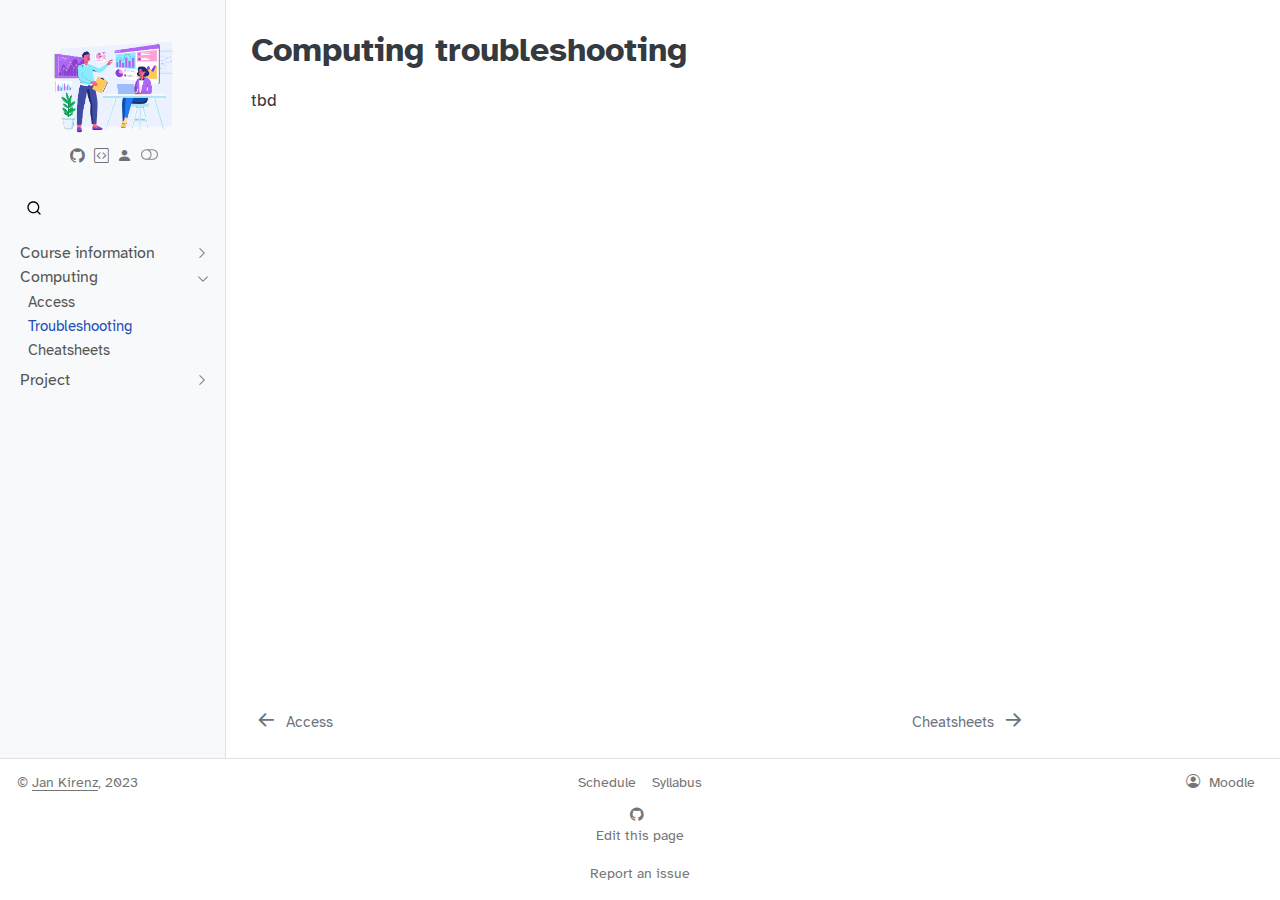
<file: computing-troubleshooting.html>
<!DOCTYPE html>
<html xmlns="http://www.w3.org/1999/xhtml" lang="en" xml:lang="en"><head>

<meta charset="utf-8">
<meta name="generator" content="quarto-1.3.450">

<meta name="viewport" content="width=device-width, initial-scale=1.0, user-scalable=yes">


<title>Title - Computing troubleshooting</title>
<style>
code{white-space: pre-wrap;}
span.smallcaps{font-variant: small-caps;}
div.columns{display: flex; gap: min(4vw, 1.5em);}
div.column{flex: auto; overflow-x: auto;}
div.hanging-indent{margin-left: 1.5em; text-indent: -1.5em;}
ul.task-list{list-style: none;}
ul.task-list li input[type="checkbox"] {
  width: 0.8em;
  margin: 0 0.8em 0.2em -1em; /* quarto-specific, see https://github.com/quarto-dev/quarto-cli/issues/4556 */ 
  vertical-align: middle;
}
</style>


<script src="site_libs/quarto-nav/quarto-nav.js"></script>
<script src="site_libs/clipboard/clipboard.min.js"></script>
<script src="site_libs/quarto-search/autocomplete.umd.js"></script>
<script src="site_libs/quarto-search/fuse.min.js"></script>
<script src="site_libs/quarto-search/quarto-search.js"></script>
<meta name="quarto:offset" content="./">
<link href="./computing-cheatsheets.html" rel="next">
<link href="./computing-access.html" rel="prev">
<link href=".//images/logo.png" rel="icon" type="image/png">
<script src="site_libs/quarto-html/quarto.js"></script>
<script src="site_libs/quarto-html/popper.min.js"></script>
<script src="site_libs/quarto-html/tippy.umd.min.js"></script>
<script src="site_libs/quarto-html/anchor.min.js"></script>
<link href="site_libs/quarto-html/tippy.css" rel="stylesheet">
<link href="site_libs/quarto-html/quarto-syntax-highlighting.css" rel="stylesheet" class="quarto-color-scheme" id="quarto-text-highlighting-styles">
<link href="site_libs/quarto-html/quarto-syntax-highlighting-dark.css" rel="prefetch" class="quarto-color-scheme quarto-color-alternate" id="quarto-text-highlighting-styles">
<script src="site_libs/bootstrap/bootstrap.min.js"></script>
<link href="site_libs/bootstrap/bootstrap-icons.css" rel="stylesheet">
<link href="site_libs/bootstrap/bootstrap.min.css" rel="stylesheet" class="quarto-color-scheme" id="quarto-bootstrap" data-mode="light">
<link href="site_libs/bootstrap/bootstrap-dark.min.css" rel="prefetch" class="quarto-color-scheme quarto-color-alternate" id="quarto-bootstrap" data-mode="dark">
<script id="quarto-search-options" type="application/json">{
  "location": "sidebar",
  "copy-button": false,
  "collapse-after": 3,
  "panel-placement": "start",
  "type": "overlay",
  "limit": 20,
  "language": {
    "search-no-results-text": "No results",
    "search-matching-documents-text": "matching documents",
    "search-copy-link-title": "Copy link to search",
    "search-hide-matches-text": "Hide additional matches",
    "search-more-match-text": "more match in this document",
    "search-more-matches-text": "more matches in this document",
    "search-clear-button-title": "Clear",
    "search-detached-cancel-button-title": "Cancel",
    "search-submit-button-title": "Submit",
    "search-label": "Search"
  }
}</script>


<meta property="og:title" content="Title - Computing troubleshooting">
<meta property="og:description" content="">
<meta property="og:site-name" content="Title">
</head>

<body class="nav-sidebar docked">

<div id="quarto-search-results"></div>
  <header id="quarto-header" class="headroom fixed-top">
  <nav class="quarto-secondary-nav">
    <div class="container-fluid d-flex">
      <button type="button" class="quarto-btn-toggle btn" data-bs-toggle="collapse" data-bs-target="#quarto-sidebar,#quarto-sidebar-glass" aria-controls="quarto-sidebar" aria-expanded="false" aria-label="Toggle sidebar navigation" onclick="if (window.quartoToggleHeadroom) { window.quartoToggleHeadroom(); }">
        <i class="bi bi-layout-text-sidebar-reverse"></i>
      </button>
      <nav class="quarto-page-breadcrumbs" aria-label="breadcrumb"><ol class="breadcrumb"><li class="breadcrumb-item"><a href="./computing-access.html">Computing</a></li><li class="breadcrumb-item"><a href="./computing-troubleshooting.html">Troubleshooting</a></li></ol></nav>
      <a class="flex-grow-1" role="button" data-bs-toggle="collapse" data-bs-target="#quarto-sidebar,#quarto-sidebar-glass" aria-controls="quarto-sidebar" aria-expanded="false" aria-label="Toggle sidebar navigation" onclick="if (window.quartoToggleHeadroom) { window.quartoToggleHeadroom(); }">      
      </a>
      <button type="button" class="btn quarto-search-button" aria-label="" onclick="window.quartoOpenSearch();">
        <i class="bi bi-search"></i>
      </button>
    </div>
  </nav>
</header>
<!-- content -->
<div id="quarto-content" class="quarto-container page-columns page-rows-contents page-layout-article">
<!-- sidebar -->
  <nav id="quarto-sidebar" class="sidebar collapse collapse-horizontal sidebar-navigation docked overflow-auto">
    <div class="pt-lg-2 mt-2 text-center sidebar-header">
      <a href="./index.html" class="sidebar-logo-link">
      <img src="./images/logo.png" alt="" class="sidebar-logo py-0 d-lg-inline d-none">
      </a>
      <div class="sidebar-tools-main tools-wide">
    <a href="https://github.com/xyz" rel="" title="GitHub organization" class="quarto-navigation-tool px-1" aria-label="GitHub organization"><i class="bi bi-github"></i></a>
    <a href="https://cmgr.oit.duke.edu/containers" rel="" title="RStudio Containers" class="quarto-navigation-tool px-1" aria-label="RStudio Containers"><i class="bi bi-code-square"></i></a>
    <a href="https://moodle.hdm-stuttgart.de/login/index.php" rel="" title="Moodle" class="quarto-navigation-tool px-1" aria-label="Moodle"><i class="bi bi-person-fill"></i></a>
  <a href="" class="quarto-color-scheme-toggle quarto-navigation-tool  px-1" onclick="window.quartoToggleColorScheme(); return false;" title="Toggle dark mode"><i class="bi"></i></a>
</div>
      </div>
        <div class="mt-2 flex-shrink-0 align-items-center">
        <div class="sidebar-search">
        <div id="quarto-search" class="" title="Search"></div>
        </div>
        </div>
    <div class="sidebar-menu-container"> 
    <ul class="list-unstyled mt-1">
        <li class="sidebar-item sidebar-item-section">
      <div class="sidebar-item-container"> 
            <a class="sidebar-item-text sidebar-link text-start collapsed" data-bs-toggle="collapse" data-bs-target="#quarto-sidebar-section-1" aria-expanded="false">
 <span class="menu-text">Course information</span></a>
          <a class="sidebar-item-toggle text-start collapsed" data-bs-toggle="collapse" data-bs-target="#quarto-sidebar-section-1" aria-expanded="false" aria-label="Toggle section">
            <i class="bi bi-chevron-right ms-2"></i>
          </a> 
      </div>
      <ul id="quarto-sidebar-section-1" class="collapse list-unstyled sidebar-section depth1 ">  
          <li class="sidebar-item">
  <div class="sidebar-item-container"> 
  <a href="./course-overview.html" class="sidebar-item-text sidebar-link">
 <span class="menu-text">Overview</span></a>
  </div>
</li>
          <li class="sidebar-item">
  <div class="sidebar-item-container"> 
  <a href="./course-syllabus.html" class="sidebar-item-text sidebar-link">
 <span class="menu-text">Syllabus</span></a>
  </div>
</li>
          <li class="sidebar-item">
  <div class="sidebar-item-container"> 
  <a href="./course-support.html" class="sidebar-item-text sidebar-link">
 <span class="menu-text">Support</span></a>
  </div>
</li>
          <li class="sidebar-item">
  <div class="sidebar-item-container"> 
  <a href="./course-team.html" class="sidebar-item-text sidebar-link">
 <span class="menu-text">Teaching team</span></a>
  </div>
</li>
          <li class="sidebar-item">
  <div class="sidebar-item-container"> 
  <a href="./index.html" class="sidebar-item-text sidebar-link">
 <span class="menu-text">Schedule</span></a>
  </div>
</li>
          <li class="sidebar-item">
  <div class="sidebar-item-container"> 
  <a href="./course-links.html" class="sidebar-item-text sidebar-link">
 <span class="menu-text">Useful links</span></a>
  </div>
</li>
          <li class="sidebar-item">
  <div class="sidebar-item-container"> 
  <a href="./course-faq.html" class="sidebar-item-text sidebar-link">
 <span class="menu-text">FAQ</span></a>
  </div>
</li>
      </ul>
  </li>
        <li class="sidebar-item sidebar-item-section">
      <div class="sidebar-item-container"> 
            <a class="sidebar-item-text sidebar-link text-start" data-bs-toggle="collapse" data-bs-target="#quarto-sidebar-section-2" aria-expanded="true">
 <span class="menu-text">Computing</span></a>
          <a class="sidebar-item-toggle text-start" data-bs-toggle="collapse" data-bs-target="#quarto-sidebar-section-2" aria-expanded="true" aria-label="Toggle section">
            <i class="bi bi-chevron-right ms-2"></i>
          </a> 
      </div>
      <ul id="quarto-sidebar-section-2" class="collapse list-unstyled sidebar-section depth1 show">  
          <li class="sidebar-item">
  <div class="sidebar-item-container"> 
  <a href="./computing-access.html" class="sidebar-item-text sidebar-link">
 <span class="menu-text">Access</span></a>
  </div>
</li>
          <li class="sidebar-item">
  <div class="sidebar-item-container"> 
  <a href="./computing-troubleshooting.html" class="sidebar-item-text sidebar-link active">
 <span class="menu-text">Troubleshooting</span></a>
  </div>
</li>
          <li class="sidebar-item">
  <div class="sidebar-item-container"> 
  <a href="./computing-cheatsheets.html" class="sidebar-item-text sidebar-link">
 <span class="menu-text">Cheatsheets</span></a>
  </div>
</li>
      </ul>
  </li>
        <li class="sidebar-item sidebar-item-section">
      <div class="sidebar-item-container"> 
            <a class="sidebar-item-text sidebar-link text-start collapsed" data-bs-toggle="collapse" data-bs-target="#quarto-sidebar-section-3" aria-expanded="false">
 <span class="menu-text">Project</span></a>
          <a class="sidebar-item-toggle text-start collapsed" data-bs-toggle="collapse" data-bs-target="#quarto-sidebar-section-3" aria-expanded="false" aria-label="Toggle section">
            <i class="bi bi-chevron-right ms-2"></i>
          </a> 
      </div>
      <ul id="quarto-sidebar-section-3" class="collapse list-unstyled sidebar-section depth1 ">  
          <li class="sidebar-item">
  <div class="sidebar-item-container"> 
  <a href="./project-description.html" class="sidebar-item-text sidebar-link">
 <span class="menu-text">Description</span></a>
  </div>
</li>
          <li class="sidebar-item">
  <div class="sidebar-item-container"> 
  <a href="./project-tips-resources.html" class="sidebar-item-text sidebar-link">
 <span class="menu-text">Tips + resources</span></a>
  </div>
</li>
      </ul>
  </li>
    </ul>
    </div>
</nav>
<div id="quarto-sidebar-glass" data-bs-toggle="collapse" data-bs-target="#quarto-sidebar,#quarto-sidebar-glass"></div>
<!-- margin-sidebar -->
    <div id="quarto-margin-sidebar" class="sidebar margin-sidebar">
        
    </div>
<!-- main -->
<main class="content" id="quarto-document-content">

<header id="title-block-header" class="quarto-title-block default">
<div class="quarto-title">
<h1 class="title">Computing troubleshooting</h1>
</div>



<div class="quarto-title-meta">

    
  
    
  </div>
  

</header>

<p>tbd</p>



</main> <!-- /main -->
<script id="quarto-html-after-body" type="application/javascript">
window.document.addEventListener("DOMContentLoaded", function (event) {
  const toggleBodyColorMode = (bsSheetEl) => {
    const mode = bsSheetEl.getAttribute("data-mode");
    const bodyEl = window.document.querySelector("body");
    if (mode === "dark") {
      bodyEl.classList.add("quarto-dark");
      bodyEl.classList.remove("quarto-light");
    } else {
      bodyEl.classList.add("quarto-light");
      bodyEl.classList.remove("quarto-dark");
    }
  }
  const toggleBodyColorPrimary = () => {
    const bsSheetEl = window.document.querySelector("link#quarto-bootstrap");
    if (bsSheetEl) {
      toggleBodyColorMode(bsSheetEl);
    }
  }
  toggleBodyColorPrimary();  
  const disableStylesheet = (stylesheets) => {
    for (let i=0; i < stylesheets.length; i++) {
      const stylesheet = stylesheets[i];
      stylesheet.rel = 'prefetch';
    }
  }
  const enableStylesheet = (stylesheets) => {
    for (let i=0; i < stylesheets.length; i++) {
      const stylesheet = stylesheets[i];
      stylesheet.rel = 'stylesheet';
    }
  }
  const manageTransitions = (selector, allowTransitions) => {
    const els = window.document.querySelectorAll(selector);
    for (let i=0; i < els.length; i++) {
      const el = els[i];
      if (allowTransitions) {
        el.classList.remove('notransition');
      } else {
        el.classList.add('notransition');
      }
    }
  }
  const toggleColorMode = (alternate) => {
    // Switch the stylesheets
    const alternateStylesheets = window.document.querySelectorAll('link.quarto-color-scheme.quarto-color-alternate');
    manageTransitions('#quarto-margin-sidebar .nav-link', false);
    if (alternate) {
      enableStylesheet(alternateStylesheets);
      for (const sheetNode of alternateStylesheets) {
        if (sheetNode.id === "quarto-bootstrap") {
          toggleBodyColorMode(sheetNode);
        }
      }
    } else {
      disableStylesheet(alternateStylesheets);
      toggleBodyColorPrimary();
    }
    manageTransitions('#quarto-margin-sidebar .nav-link', true);
    // Switch the toggles
    const toggles = window.document.querySelectorAll('.quarto-color-scheme-toggle');
    for (let i=0; i < toggles.length; i++) {
      const toggle = toggles[i];
      if (toggle) {
        if (alternate) {
          toggle.classList.add("alternate");     
        } else {
          toggle.classList.remove("alternate");
        }
      }
    }
    // Hack to workaround the fact that safari doesn't
    // properly recolor the scrollbar when toggling (#1455)
    if (navigator.userAgent.indexOf('Safari') > 0 && navigator.userAgent.indexOf('Chrome') == -1) {
      manageTransitions("body", false);
      window.scrollTo(0, 1);
      setTimeout(() => {
        window.scrollTo(0, 0);
        manageTransitions("body", true);
      }, 40);  
    }
  }
  const isFileUrl = () => { 
    return window.location.protocol === 'file:';
  }
  const hasAlternateSentinel = () => {  
    let styleSentinel = getColorSchemeSentinel();
    if (styleSentinel !== null) {
      return styleSentinel === "alternate";
    } else {
      return false;
    }
  }
  const setStyleSentinel = (alternate) => {
    const value = alternate ? "alternate" : "default";
    if (!isFileUrl()) {
      window.localStorage.setItem("quarto-color-scheme", value);
    } else {
      localAlternateSentinel = value;
    }
  }
  const getColorSchemeSentinel = () => {
    if (!isFileUrl()) {
      const storageValue = window.localStorage.getItem("quarto-color-scheme");
      return storageValue != null ? storageValue : localAlternateSentinel;
    } else {
      return localAlternateSentinel;
    }
  }
  let localAlternateSentinel = 'default';
  // Dark / light mode switch
  window.quartoToggleColorScheme = () => {
    // Read the current dark / light value 
    let toAlternate = !hasAlternateSentinel();
    toggleColorMode(toAlternate);
    setStyleSentinel(toAlternate);
  };
  // Ensure there is a toggle, if there isn't float one in the top right
  if (window.document.querySelector('.quarto-color-scheme-toggle') === null) {
    const a = window.document.createElement('a');
    a.classList.add('top-right');
    a.classList.add('quarto-color-scheme-toggle');
    a.href = "";
    a.onclick = function() { try { window.quartoToggleColorScheme(); } catch {} return false; };
    const i = window.document.createElement("i");
    i.classList.add('bi');
    a.appendChild(i);
    window.document.body.appendChild(a);
  }
  // Switch to dark mode if need be
  if (hasAlternateSentinel()) {
    toggleColorMode(true);
  } else {
    toggleColorMode(false);
  }
  const icon = "";
  const anchorJS = new window.AnchorJS();
  anchorJS.options = {
    placement: 'right',
    icon: icon
  };
  anchorJS.add('.anchored');
  const isCodeAnnotation = (el) => {
    for (const clz of el.classList) {
      if (clz.startsWith('code-annotation-')) {                     
        return true;
      }
    }
    return false;
  }
  const clipboard = new window.ClipboardJS('.code-copy-button', {
    text: function(trigger) {
      const codeEl = trigger.previousElementSibling.cloneNode(true);
      for (const childEl of codeEl.children) {
        if (isCodeAnnotation(childEl)) {
          childEl.remove();
        }
      }
      return codeEl.innerText;
    }
  });
  clipboard.on('success', function(e) {
    // button target
    const button = e.trigger;
    // don't keep focus
    button.blur();
    // flash "checked"
    button.classList.add('code-copy-button-checked');
    var currentTitle = button.getAttribute("title");
    button.setAttribute("title", "Copied!");
    let tooltip;
    if (window.bootstrap) {
      button.setAttribute("data-bs-toggle", "tooltip");
      button.setAttribute("data-bs-placement", "left");
      button.setAttribute("data-bs-title", "Copied!");
      tooltip = new bootstrap.Tooltip(button, 
        { trigger: "manual", 
          customClass: "code-copy-button-tooltip",
          offset: [0, -8]});
      tooltip.show();    
    }
    setTimeout(function() {
      if (tooltip) {
        tooltip.hide();
        button.removeAttribute("data-bs-title");
        button.removeAttribute("data-bs-toggle");
        button.removeAttribute("data-bs-placement");
      }
      button.setAttribute("title", currentTitle);
      button.classList.remove('code-copy-button-checked');
    }, 1000);
    // clear code selection
    e.clearSelection();
  });
  function tippyHover(el, contentFn) {
    const config = {
      allowHTML: true,
      content: contentFn,
      maxWidth: 500,
      delay: 100,
      arrow: false,
      appendTo: function(el) {
          return el.parentElement;
      },
      interactive: true,
      interactiveBorder: 10,
      theme: 'quarto',
      placement: 'bottom-start'
    };
    window.tippy(el, config); 
  }
  const noterefs = window.document.querySelectorAll('a[role="doc-noteref"]');
  for (var i=0; i<noterefs.length; i++) {
    const ref = noterefs[i];
    tippyHover(ref, function() {
      // use id or data attribute instead here
      let href = ref.getAttribute('data-footnote-href') || ref.getAttribute('href');
      try { href = new URL(href).hash; } catch {}
      const id = href.replace(/^#\/?/, "");
      const note = window.document.getElementById(id);
      return note.innerHTML;
    });
  }
      let selectedAnnoteEl;
      const selectorForAnnotation = ( cell, annotation) => {
        let cellAttr = 'data-code-cell="' + cell + '"';
        let lineAttr = 'data-code-annotation="' +  annotation + '"';
        const selector = 'span[' + cellAttr + '][' + lineAttr + ']';
        return selector;
      }
      const selectCodeLines = (annoteEl) => {
        const doc = window.document;
        const targetCell = annoteEl.getAttribute("data-target-cell");
        const targetAnnotation = annoteEl.getAttribute("data-target-annotation");
        const annoteSpan = window.document.querySelector(selectorForAnnotation(targetCell, targetAnnotation));
        const lines = annoteSpan.getAttribute("data-code-lines").split(",");
        const lineIds = lines.map((line) => {
          return targetCell + "-" + line;
        })
        let top = null;
        let height = null;
        let parent = null;
        if (lineIds.length > 0) {
            //compute the position of the single el (top and bottom and make a div)
            const el = window.document.getElementById(lineIds[0]);
            top = el.offsetTop;
            height = el.offsetHeight;
            parent = el.parentElement.parentElement;
          if (lineIds.length > 1) {
            const lastEl = window.document.getElementById(lineIds[lineIds.length - 1]);
            const bottom = lastEl.offsetTop + lastEl.offsetHeight;
            height = bottom - top;
          }
          if (top !== null && height !== null && parent !== null) {
            // cook up a div (if necessary) and position it 
            let div = window.document.getElementById("code-annotation-line-highlight");
            if (div === null) {
              div = window.document.createElement("div");
              div.setAttribute("id", "code-annotation-line-highlight");
              div.style.position = 'absolute';
              parent.appendChild(div);
            }
            div.style.top = top - 2 + "px";
            div.style.height = height + 4 + "px";
            let gutterDiv = window.document.getElementById("code-annotation-line-highlight-gutter");
            if (gutterDiv === null) {
              gutterDiv = window.document.createElement("div");
              gutterDiv.setAttribute("id", "code-annotation-line-highlight-gutter");
              gutterDiv.style.position = 'absolute';
              const codeCell = window.document.getElementById(targetCell);
              const gutter = codeCell.querySelector('.code-annotation-gutter');
              gutter.appendChild(gutterDiv);
            }
            gutterDiv.style.top = top - 2 + "px";
            gutterDiv.style.height = height + 4 + "px";
          }
          selectedAnnoteEl = annoteEl;
        }
      };
      const unselectCodeLines = () => {
        const elementsIds = ["code-annotation-line-highlight", "code-annotation-line-highlight-gutter"];
        elementsIds.forEach((elId) => {
          const div = window.document.getElementById(elId);
          if (div) {
            div.remove();
          }
        });
        selectedAnnoteEl = undefined;
      };
      // Attach click handler to the DT
      const annoteDls = window.document.querySelectorAll('dt[data-target-cell]');
      for (const annoteDlNode of annoteDls) {
        annoteDlNode.addEventListener('click', (event) => {
          const clickedEl = event.target;
          if (clickedEl !== selectedAnnoteEl) {
            unselectCodeLines();
            const activeEl = window.document.querySelector('dt[data-target-cell].code-annotation-active');
            if (activeEl) {
              activeEl.classList.remove('code-annotation-active');
            }
            selectCodeLines(clickedEl);
            clickedEl.classList.add('code-annotation-active');
          } else {
            // Unselect the line
            unselectCodeLines();
            clickedEl.classList.remove('code-annotation-active');
          }
        });
      }
  const findCites = (el) => {
    const parentEl = el.parentElement;
    if (parentEl) {
      const cites = parentEl.dataset.cites;
      if (cites) {
        return {
          el,
          cites: cites.split(' ')
        };
      } else {
        return findCites(el.parentElement)
      }
    } else {
      return undefined;
    }
  };
  var bibliorefs = window.document.querySelectorAll('a[role="doc-biblioref"]');
  for (var i=0; i<bibliorefs.length; i++) {
    const ref = bibliorefs[i];
    const citeInfo = findCites(ref);
    if (citeInfo) {
      tippyHover(citeInfo.el, function() {
        var popup = window.document.createElement('div');
        citeInfo.cites.forEach(function(cite) {
          var citeDiv = window.document.createElement('div');
          citeDiv.classList.add('hanging-indent');
          citeDiv.classList.add('csl-entry');
          var biblioDiv = window.document.getElementById('ref-' + cite);
          if (biblioDiv) {
            citeDiv.innerHTML = biblioDiv.innerHTML;
          }
          popup.appendChild(citeDiv);
        });
        return popup.innerHTML;
      });
    }
  }
});
</script>
<nav class="page-navigation">
  <div class="nav-page nav-page-previous">
      <a href="./computing-access.html" class="pagination-link">
        <i class="bi bi-arrow-left-short"></i> <span class="nav-page-text">Access</span>
      </a>          
  </div>
  <div class="nav-page nav-page-next">
      <a href="./computing-cheatsheets.html" class="pagination-link">
        <span class="nav-page-text">Cheatsheets</span> <i class="bi bi-arrow-right-short"></i>
      </a>
  </div>
</nav>
</div> <!-- /content -->
<footer class="footer">
  <div class="nav-footer">
    <div class="nav-footer-left">© <a href="https://www.kirenz.com/">Jan Kirenz</a>, 2023</div>   
    <div class="nav-footer-center">
      <ul class="footer-items list-unstyled">
    <li class="nav-item">
    <a class="nav-link active" href="./index.html" aria-current="page">Schedule</a>
  </li>  
    <li class="nav-item">
    <a class="nav-link" href="./course-syllabus.html">Syllabus</a>
  </li>  
</ul>
    <div class="toc-actions"><div><i class="bi bi-github"></i></div><div class="action-links"><p><a href="https://github.com/xyz/website/edit/main/computing-troubleshooting.qmd" class="toc-action">Edit this page</a></p><p><a href="https://github.com/xyz/website/issues/new" class="toc-action">Report an issue</a></p></div></div></div>
    <div class="nav-footer-right">
      <ul class="footer-items list-unstyled">
    <li class="nav-item compact">
      <i class="bi bi-person-circle" role="img">
</i> 
  </li>  
    <li class="nav-item">
    <a class="nav-link" href="https://moodle.hdm-stuttgart.de/login/index.php">Moodle</a>
  </li>  
</ul>
    </div>
  </div>
</footer>



</body></html>
</file>
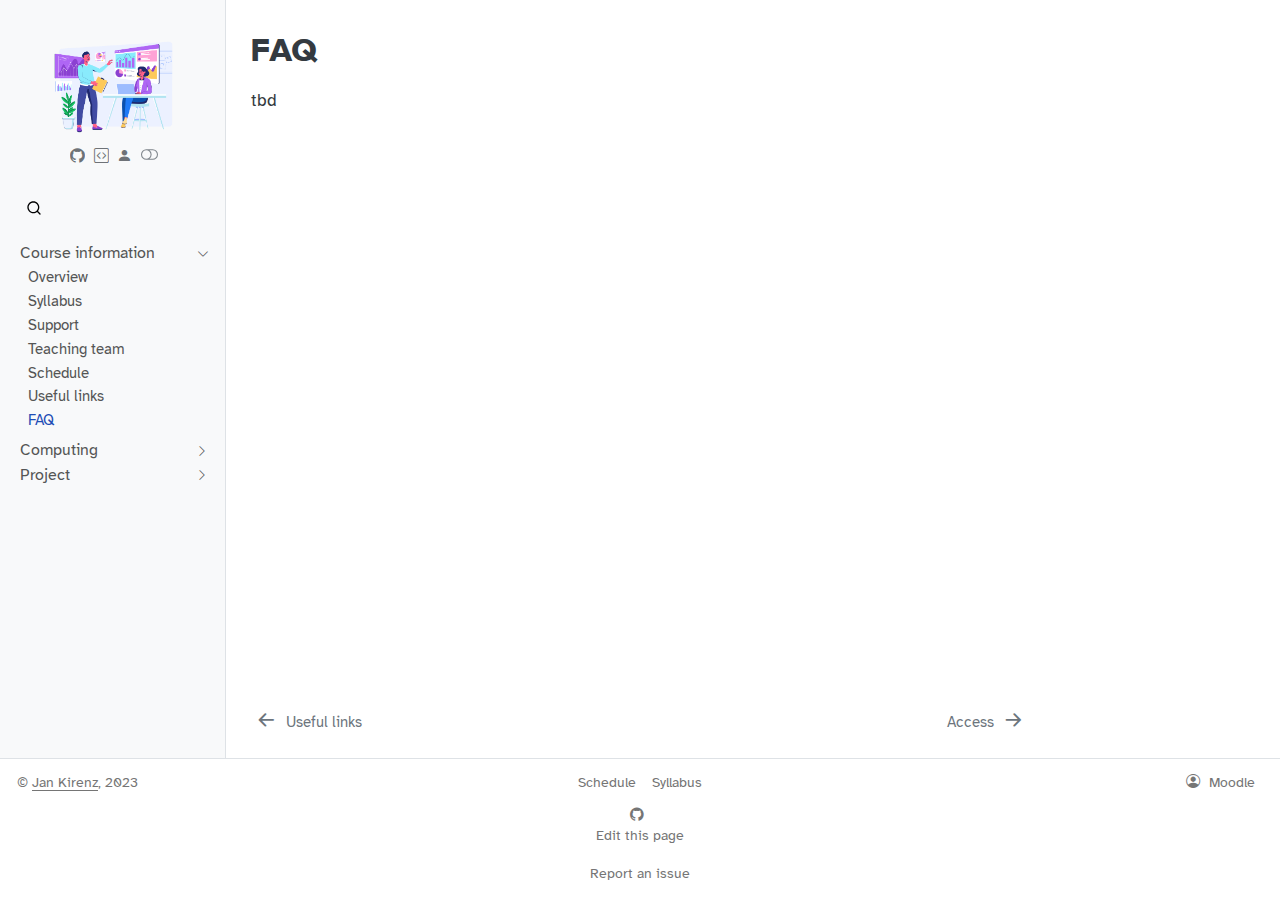
<file: course-faq.html>
<!DOCTYPE html>
<html xmlns="http://www.w3.org/1999/xhtml" lang="en" xml:lang="en"><head>

<meta charset="utf-8">
<meta name="generator" content="quarto-1.3.450">

<meta name="viewport" content="width=device-width, initial-scale=1.0, user-scalable=yes">


<title>Title - FAQ</title>
<style>
code{white-space: pre-wrap;}
span.smallcaps{font-variant: small-caps;}
div.columns{display: flex; gap: min(4vw, 1.5em);}
div.column{flex: auto; overflow-x: auto;}
div.hanging-indent{margin-left: 1.5em; text-indent: -1.5em;}
ul.task-list{list-style: none;}
ul.task-list li input[type="checkbox"] {
  width: 0.8em;
  margin: 0 0.8em 0.2em -1em; /* quarto-specific, see https://github.com/quarto-dev/quarto-cli/issues/4556 */ 
  vertical-align: middle;
}
</style>


<script src="site_libs/quarto-nav/quarto-nav.js"></script>
<script src="site_libs/clipboard/clipboard.min.js"></script>
<script src="site_libs/quarto-search/autocomplete.umd.js"></script>
<script src="site_libs/quarto-search/fuse.min.js"></script>
<script src="site_libs/quarto-search/quarto-search.js"></script>
<meta name="quarto:offset" content="./">
<link href="./computing-access.html" rel="next">
<link href="./course-links.html" rel="prev">
<link href=".//images/logo.png" rel="icon" type="image/png">
<script src="site_libs/quarto-html/quarto.js"></script>
<script src="site_libs/quarto-html/popper.min.js"></script>
<script src="site_libs/quarto-html/tippy.umd.min.js"></script>
<script src="site_libs/quarto-html/anchor.min.js"></script>
<link href="site_libs/quarto-html/tippy.css" rel="stylesheet">
<link href="site_libs/quarto-html/quarto-syntax-highlighting.css" rel="stylesheet" class="quarto-color-scheme" id="quarto-text-highlighting-styles">
<link href="site_libs/quarto-html/quarto-syntax-highlighting-dark.css" rel="prefetch" class="quarto-color-scheme quarto-color-alternate" id="quarto-text-highlighting-styles">
<script src="site_libs/bootstrap/bootstrap.min.js"></script>
<link href="site_libs/bootstrap/bootstrap-icons.css" rel="stylesheet">
<link href="site_libs/bootstrap/bootstrap.min.css" rel="stylesheet" class="quarto-color-scheme" id="quarto-bootstrap" data-mode="light">
<link href="site_libs/bootstrap/bootstrap-dark.min.css" rel="prefetch" class="quarto-color-scheme quarto-color-alternate" id="quarto-bootstrap" data-mode="dark">
<script id="quarto-search-options" type="application/json">{
  "location": "sidebar",
  "copy-button": false,
  "collapse-after": 3,
  "panel-placement": "start",
  "type": "overlay",
  "limit": 20,
  "language": {
    "search-no-results-text": "No results",
    "search-matching-documents-text": "matching documents",
    "search-copy-link-title": "Copy link to search",
    "search-hide-matches-text": "Hide additional matches",
    "search-more-match-text": "more match in this document",
    "search-more-matches-text": "more matches in this document",
    "search-clear-button-title": "Clear",
    "search-detached-cancel-button-title": "Cancel",
    "search-submit-button-title": "Submit",
    "search-label": "Search"
  }
}</script>


<meta property="og:title" content="Title - FAQ">
<meta property="og:description" content="">
<meta property="og:site-name" content="Title">
</head>

<body class="nav-sidebar docked">

<div id="quarto-search-results"></div>
  <header id="quarto-header" class="headroom fixed-top">
  <nav class="quarto-secondary-nav">
    <div class="container-fluid d-flex">
      <button type="button" class="quarto-btn-toggle btn" data-bs-toggle="collapse" data-bs-target="#quarto-sidebar,#quarto-sidebar-glass" aria-controls="quarto-sidebar" aria-expanded="false" aria-label="Toggle sidebar navigation" onclick="if (window.quartoToggleHeadroom) { window.quartoToggleHeadroom(); }">
        <i class="bi bi-layout-text-sidebar-reverse"></i>
      </button>
      <nav class="quarto-page-breadcrumbs" aria-label="breadcrumb"><ol class="breadcrumb"><li class="breadcrumb-item"><a href="./course-overview.html">Course information</a></li><li class="breadcrumb-item"><a href="./course-faq.html">FAQ</a></li></ol></nav>
      <a class="flex-grow-1" role="button" data-bs-toggle="collapse" data-bs-target="#quarto-sidebar,#quarto-sidebar-glass" aria-controls="quarto-sidebar" aria-expanded="false" aria-label="Toggle sidebar navigation" onclick="if (window.quartoToggleHeadroom) { window.quartoToggleHeadroom(); }">      
      </a>
      <button type="button" class="btn quarto-search-button" aria-label="" onclick="window.quartoOpenSearch();">
        <i class="bi bi-search"></i>
      </button>
    </div>
  </nav>
</header>
<!-- content -->
<div id="quarto-content" class="quarto-container page-columns page-rows-contents page-layout-article">
<!-- sidebar -->
  <nav id="quarto-sidebar" class="sidebar collapse collapse-horizontal sidebar-navigation docked overflow-auto">
    <div class="pt-lg-2 mt-2 text-center sidebar-header">
      <a href="./index.html" class="sidebar-logo-link">
      <img src="./images/logo.png" alt="" class="sidebar-logo py-0 d-lg-inline d-none">
      </a>
      <div class="sidebar-tools-main tools-wide">
    <a href="https://github.com/xyz" rel="" title="GitHub organization" class="quarto-navigation-tool px-1" aria-label="GitHub organization"><i class="bi bi-github"></i></a>
    <a href="https://cmgr.oit.duke.edu/containers" rel="" title="RStudio Containers" class="quarto-navigation-tool px-1" aria-label="RStudio Containers"><i class="bi bi-code-square"></i></a>
    <a href="https://moodle.hdm-stuttgart.de/login/index.php" rel="" title="Moodle" class="quarto-navigation-tool px-1" aria-label="Moodle"><i class="bi bi-person-fill"></i></a>
  <a href="" class="quarto-color-scheme-toggle quarto-navigation-tool  px-1" onclick="window.quartoToggleColorScheme(); return false;" title="Toggle dark mode"><i class="bi"></i></a>
</div>
      </div>
        <div class="mt-2 flex-shrink-0 align-items-center">
        <div class="sidebar-search">
        <div id="quarto-search" class="" title="Search"></div>
        </div>
        </div>
    <div class="sidebar-menu-container"> 
    <ul class="list-unstyled mt-1">
        <li class="sidebar-item sidebar-item-section">
      <div class="sidebar-item-container"> 
            <a class="sidebar-item-text sidebar-link text-start" data-bs-toggle="collapse" data-bs-target="#quarto-sidebar-section-1" aria-expanded="true">
 <span class="menu-text">Course information</span></a>
          <a class="sidebar-item-toggle text-start" data-bs-toggle="collapse" data-bs-target="#quarto-sidebar-section-1" aria-expanded="true" aria-label="Toggle section">
            <i class="bi bi-chevron-right ms-2"></i>
          </a> 
      </div>
      <ul id="quarto-sidebar-section-1" class="collapse list-unstyled sidebar-section depth1 show">  
          <li class="sidebar-item">
  <div class="sidebar-item-container"> 
  <a href="./course-overview.html" class="sidebar-item-text sidebar-link">
 <span class="menu-text">Overview</span></a>
  </div>
</li>
          <li class="sidebar-item">
  <div class="sidebar-item-container"> 
  <a href="./course-syllabus.html" class="sidebar-item-text sidebar-link">
 <span class="menu-text">Syllabus</span></a>
  </div>
</li>
          <li class="sidebar-item">
  <div class="sidebar-item-container"> 
  <a href="./course-support.html" class="sidebar-item-text sidebar-link">
 <span class="menu-text">Support</span></a>
  </div>
</li>
          <li class="sidebar-item">
  <div class="sidebar-item-container"> 
  <a href="./course-team.html" class="sidebar-item-text sidebar-link">
 <span class="menu-text">Teaching team</span></a>
  </div>
</li>
          <li class="sidebar-item">
  <div class="sidebar-item-container"> 
  <a href="./index.html" class="sidebar-item-text sidebar-link">
 <span class="menu-text">Schedule</span></a>
  </div>
</li>
          <li class="sidebar-item">
  <div class="sidebar-item-container"> 
  <a href="./course-links.html" class="sidebar-item-text sidebar-link">
 <span class="menu-text">Useful links</span></a>
  </div>
</li>
          <li class="sidebar-item">
  <div class="sidebar-item-container"> 
  <a href="./course-faq.html" class="sidebar-item-text sidebar-link active">
 <span class="menu-text">FAQ</span></a>
  </div>
</li>
      </ul>
  </li>
        <li class="sidebar-item sidebar-item-section">
      <div class="sidebar-item-container"> 
            <a class="sidebar-item-text sidebar-link text-start collapsed" data-bs-toggle="collapse" data-bs-target="#quarto-sidebar-section-2" aria-expanded="false">
 <span class="menu-text">Computing</span></a>
          <a class="sidebar-item-toggle text-start collapsed" data-bs-toggle="collapse" data-bs-target="#quarto-sidebar-section-2" aria-expanded="false" aria-label="Toggle section">
            <i class="bi bi-chevron-right ms-2"></i>
          </a> 
      </div>
      <ul id="quarto-sidebar-section-2" class="collapse list-unstyled sidebar-section depth1 ">  
          <li class="sidebar-item">
  <div class="sidebar-item-container"> 
  <a href="./computing-access.html" class="sidebar-item-text sidebar-link">
 <span class="menu-text">Access</span></a>
  </div>
</li>
          <li class="sidebar-item">
  <div class="sidebar-item-container"> 
  <a href="./computing-troubleshooting.html" class="sidebar-item-text sidebar-link">
 <span class="menu-text">Troubleshooting</span></a>
  </div>
</li>
          <li class="sidebar-item">
  <div class="sidebar-item-container"> 
  <a href="./computing-cheatsheets.html" class="sidebar-item-text sidebar-link">
 <span class="menu-text">Cheatsheets</span></a>
  </div>
</li>
      </ul>
  </li>
        <li class="sidebar-item sidebar-item-section">
      <div class="sidebar-item-container"> 
            <a class="sidebar-item-text sidebar-link text-start collapsed" data-bs-toggle="collapse" data-bs-target="#quarto-sidebar-section-3" aria-expanded="false">
 <span class="menu-text">Project</span></a>
          <a class="sidebar-item-toggle text-start collapsed" data-bs-toggle="collapse" data-bs-target="#quarto-sidebar-section-3" aria-expanded="false" aria-label="Toggle section">
            <i class="bi bi-chevron-right ms-2"></i>
          </a> 
      </div>
      <ul id="quarto-sidebar-section-3" class="collapse list-unstyled sidebar-section depth1 ">  
          <li class="sidebar-item">
  <div class="sidebar-item-container"> 
  <a href="./project-description.html" class="sidebar-item-text sidebar-link">
 <span class="menu-text">Description</span></a>
  </div>
</li>
          <li class="sidebar-item">
  <div class="sidebar-item-container"> 
  <a href="./project-tips-resources.html" class="sidebar-item-text sidebar-link">
 <span class="menu-text">Tips + resources</span></a>
  </div>
</li>
      </ul>
  </li>
    </ul>
    </div>
</nav>
<div id="quarto-sidebar-glass" data-bs-toggle="collapse" data-bs-target="#quarto-sidebar,#quarto-sidebar-glass"></div>
<!-- margin-sidebar -->
    <div id="quarto-margin-sidebar" class="sidebar margin-sidebar">
        
    </div>
<!-- main -->
<main class="content" id="quarto-document-content">

<header id="title-block-header" class="quarto-title-block default">
<div class="quarto-title">
<h1 class="title">FAQ</h1>
</div>



<div class="quarto-title-meta">

    
  
    
  </div>
  

</header>

<p>tbd</p>



</main> <!-- /main -->
<script id="quarto-html-after-body" type="application/javascript">
window.document.addEventListener("DOMContentLoaded", function (event) {
  const toggleBodyColorMode = (bsSheetEl) => {
    const mode = bsSheetEl.getAttribute("data-mode");
    const bodyEl = window.document.querySelector("body");
    if (mode === "dark") {
      bodyEl.classList.add("quarto-dark");
      bodyEl.classList.remove("quarto-light");
    } else {
      bodyEl.classList.add("quarto-light");
      bodyEl.classList.remove("quarto-dark");
    }
  }
  const toggleBodyColorPrimary = () => {
    const bsSheetEl = window.document.querySelector("link#quarto-bootstrap");
    if (bsSheetEl) {
      toggleBodyColorMode(bsSheetEl);
    }
  }
  toggleBodyColorPrimary();  
  const disableStylesheet = (stylesheets) => {
    for (let i=0; i < stylesheets.length; i++) {
      const stylesheet = stylesheets[i];
      stylesheet.rel = 'prefetch';
    }
  }
  const enableStylesheet = (stylesheets) => {
    for (let i=0; i < stylesheets.length; i++) {
      const stylesheet = stylesheets[i];
      stylesheet.rel = 'stylesheet';
    }
  }
  const manageTransitions = (selector, allowTransitions) => {
    const els = window.document.querySelectorAll(selector);
    for (let i=0; i < els.length; i++) {
      const el = els[i];
      if (allowTransitions) {
        el.classList.remove('notransition');
      } else {
        el.classList.add('notransition');
      }
    }
  }
  const toggleColorMode = (alternate) => {
    // Switch the stylesheets
    const alternateStylesheets = window.document.querySelectorAll('link.quarto-color-scheme.quarto-color-alternate');
    manageTransitions('#quarto-margin-sidebar .nav-link', false);
    if (alternate) {
      enableStylesheet(alternateStylesheets);
      for (const sheetNode of alternateStylesheets) {
        if (sheetNode.id === "quarto-bootstrap") {
          toggleBodyColorMode(sheetNode);
        }
      }
    } else {
      disableStylesheet(alternateStylesheets);
      toggleBodyColorPrimary();
    }
    manageTransitions('#quarto-margin-sidebar .nav-link', true);
    // Switch the toggles
    const toggles = window.document.querySelectorAll('.quarto-color-scheme-toggle');
    for (let i=0; i < toggles.length; i++) {
      const toggle = toggles[i];
      if (toggle) {
        if (alternate) {
          toggle.classList.add("alternate");     
        } else {
          toggle.classList.remove("alternate");
        }
      }
    }
    // Hack to workaround the fact that safari doesn't
    // properly recolor the scrollbar when toggling (#1455)
    if (navigator.userAgent.indexOf('Safari') > 0 && navigator.userAgent.indexOf('Chrome') == -1) {
      manageTransitions("body", false);
      window.scrollTo(0, 1);
      setTimeout(() => {
        window.scrollTo(0, 0);
        manageTransitions("body", true);
      }, 40);  
    }
  }
  const isFileUrl = () => { 
    return window.location.protocol === 'file:';
  }
  const hasAlternateSentinel = () => {  
    let styleSentinel = getColorSchemeSentinel();
    if (styleSentinel !== null) {
      return styleSentinel === "alternate";
    } else {
      return false;
    }
  }
  const setStyleSentinel = (alternate) => {
    const value = alternate ? "alternate" : "default";
    if (!isFileUrl()) {
      window.localStorage.setItem("quarto-color-scheme", value);
    } else {
      localAlternateSentinel = value;
    }
  }
  const getColorSchemeSentinel = () => {
    if (!isFileUrl()) {
      const storageValue = window.localStorage.getItem("quarto-color-scheme");
      return storageValue != null ? storageValue : localAlternateSentinel;
    } else {
      return localAlternateSentinel;
    }
  }
  let localAlternateSentinel = 'default';
  // Dark / light mode switch
  window.quartoToggleColorScheme = () => {
    // Read the current dark / light value 
    let toAlternate = !hasAlternateSentinel();
    toggleColorMode(toAlternate);
    setStyleSentinel(toAlternate);
  };
  // Ensure there is a toggle, if there isn't float one in the top right
  if (window.document.querySelector('.quarto-color-scheme-toggle') === null) {
    const a = window.document.createElement('a');
    a.classList.add('top-right');
    a.classList.add('quarto-color-scheme-toggle');
    a.href = "";
    a.onclick = function() { try { window.quartoToggleColorScheme(); } catch {} return false; };
    const i = window.document.createElement("i");
    i.classList.add('bi');
    a.appendChild(i);
    window.document.body.appendChild(a);
  }
  // Switch to dark mode if need be
  if (hasAlternateSentinel()) {
    toggleColorMode(true);
  } else {
    toggleColorMode(false);
  }
  const icon = "";
  const anchorJS = new window.AnchorJS();
  anchorJS.options = {
    placement: 'right',
    icon: icon
  };
  anchorJS.add('.anchored');
  const isCodeAnnotation = (el) => {
    for (const clz of el.classList) {
      if (clz.startsWith('code-annotation-')) {                     
        return true;
      }
    }
    return false;
  }
  const clipboard = new window.ClipboardJS('.code-copy-button', {
    text: function(trigger) {
      const codeEl = trigger.previousElementSibling.cloneNode(true);
      for (const childEl of codeEl.children) {
        if (isCodeAnnotation(childEl)) {
          childEl.remove();
        }
      }
      return codeEl.innerText;
    }
  });
  clipboard.on('success', function(e) {
    // button target
    const button = e.trigger;
    // don't keep focus
    button.blur();
    // flash "checked"
    button.classList.add('code-copy-button-checked');
    var currentTitle = button.getAttribute("title");
    button.setAttribute("title", "Copied!");
    let tooltip;
    if (window.bootstrap) {
      button.setAttribute("data-bs-toggle", "tooltip");
      button.setAttribute("data-bs-placement", "left");
      button.setAttribute("data-bs-title", "Copied!");
      tooltip = new bootstrap.Tooltip(button, 
        { trigger: "manual", 
          customClass: "code-copy-button-tooltip",
          offset: [0, -8]});
      tooltip.show();    
    }
    setTimeout(function() {
      if (tooltip) {
        tooltip.hide();
        button.removeAttribute("data-bs-title");
        button.removeAttribute("data-bs-toggle");
        button.removeAttribute("data-bs-placement");
      }
      button.setAttribute("title", currentTitle);
      button.classList.remove('code-copy-button-checked');
    }, 1000);
    // clear code selection
    e.clearSelection();
  });
  function tippyHover(el, contentFn) {
    const config = {
      allowHTML: true,
      content: contentFn,
      maxWidth: 500,
      delay: 100,
      arrow: false,
      appendTo: function(el) {
          return el.parentElement;
      },
      interactive: true,
      interactiveBorder: 10,
      theme: 'quarto',
      placement: 'bottom-start'
    };
    window.tippy(el, config); 
  }
  const noterefs = window.document.querySelectorAll('a[role="doc-noteref"]');
  for (var i=0; i<noterefs.length; i++) {
    const ref = noterefs[i];
    tippyHover(ref, function() {
      // use id or data attribute instead here
      let href = ref.getAttribute('data-footnote-href') || ref.getAttribute('href');
      try { href = new URL(href).hash; } catch {}
      const id = href.replace(/^#\/?/, "");
      const note = window.document.getElementById(id);
      return note.innerHTML;
    });
  }
      let selectedAnnoteEl;
      const selectorForAnnotation = ( cell, annotation) => {
        let cellAttr = 'data-code-cell="' + cell + '"';
        let lineAttr = 'data-code-annotation="' +  annotation + '"';
        const selector = 'span[' + cellAttr + '][' + lineAttr + ']';
        return selector;
      }
      const selectCodeLines = (annoteEl) => {
        const doc = window.document;
        const targetCell = annoteEl.getAttribute("data-target-cell");
        const targetAnnotation = annoteEl.getAttribute("data-target-annotation");
        const annoteSpan = window.document.querySelector(selectorForAnnotation(targetCell, targetAnnotation));
        const lines = annoteSpan.getAttribute("data-code-lines").split(",");
        const lineIds = lines.map((line) => {
          return targetCell + "-" + line;
        })
        let top = null;
        let height = null;
        let parent = null;
        if (lineIds.length > 0) {
            //compute the position of the single el (top and bottom and make a div)
            const el = window.document.getElementById(lineIds[0]);
            top = el.offsetTop;
            height = el.offsetHeight;
            parent = el.parentElement.parentElement;
          if (lineIds.length > 1) {
            const lastEl = window.document.getElementById(lineIds[lineIds.length - 1]);
            const bottom = lastEl.offsetTop + lastEl.offsetHeight;
            height = bottom - top;
          }
          if (top !== null && height !== null && parent !== null) {
            // cook up a div (if necessary) and position it 
            let div = window.document.getElementById("code-annotation-line-highlight");
            if (div === null) {
              div = window.document.createElement("div");
              div.setAttribute("id", "code-annotation-line-highlight");
              div.style.position = 'absolute';
              parent.appendChild(div);
            }
            div.style.top = top - 2 + "px";
            div.style.height = height + 4 + "px";
            let gutterDiv = window.document.getElementById("code-annotation-line-highlight-gutter");
            if (gutterDiv === null) {
              gutterDiv = window.document.createElement("div");
              gutterDiv.setAttribute("id", "code-annotation-line-highlight-gutter");
              gutterDiv.style.position = 'absolute';
              const codeCell = window.document.getElementById(targetCell);
              const gutter = codeCell.querySelector('.code-annotation-gutter');
              gutter.appendChild(gutterDiv);
            }
            gutterDiv.style.top = top - 2 + "px";
            gutterDiv.style.height = height + 4 + "px";
          }
          selectedAnnoteEl = annoteEl;
        }
      };
      const unselectCodeLines = () => {
        const elementsIds = ["code-annotation-line-highlight", "code-annotation-line-highlight-gutter"];
        elementsIds.forEach((elId) => {
          const div = window.document.getElementById(elId);
          if (div) {
            div.remove();
          }
        });
        selectedAnnoteEl = undefined;
      };
      // Attach click handler to the DT
      const annoteDls = window.document.querySelectorAll('dt[data-target-cell]');
      for (const annoteDlNode of annoteDls) {
        annoteDlNode.addEventListener('click', (event) => {
          const clickedEl = event.target;
          if (clickedEl !== selectedAnnoteEl) {
            unselectCodeLines();
            const activeEl = window.document.querySelector('dt[data-target-cell].code-annotation-active');
            if (activeEl) {
              activeEl.classList.remove('code-annotation-active');
            }
            selectCodeLines(clickedEl);
            clickedEl.classList.add('code-annotation-active');
          } else {
            // Unselect the line
            unselectCodeLines();
            clickedEl.classList.remove('code-annotation-active');
          }
        });
      }
  const findCites = (el) => {
    const parentEl = el.parentElement;
    if (parentEl) {
      const cites = parentEl.dataset.cites;
      if (cites) {
        return {
          el,
          cites: cites.split(' ')
        };
      } else {
        return findCites(el.parentElement)
      }
    } else {
      return undefined;
    }
  };
  var bibliorefs = window.document.querySelectorAll('a[role="doc-biblioref"]');
  for (var i=0; i<bibliorefs.length; i++) {
    const ref = bibliorefs[i];
    const citeInfo = findCites(ref);
    if (citeInfo) {
      tippyHover(citeInfo.el, function() {
        var popup = window.document.createElement('div');
        citeInfo.cites.forEach(function(cite) {
          var citeDiv = window.document.createElement('div');
          citeDiv.classList.add('hanging-indent');
          citeDiv.classList.add('csl-entry');
          var biblioDiv = window.document.getElementById('ref-' + cite);
          if (biblioDiv) {
            citeDiv.innerHTML = biblioDiv.innerHTML;
          }
          popup.appendChild(citeDiv);
        });
        return popup.innerHTML;
      });
    }
  }
});
</script>
<nav class="page-navigation">
  <div class="nav-page nav-page-previous">
      <a href="./course-links.html" class="pagination-link">
        <i class="bi bi-arrow-left-short"></i> <span class="nav-page-text">Useful links</span>
      </a>          
  </div>
  <div class="nav-page nav-page-next">
      <a href="./computing-access.html" class="pagination-link">
        <span class="nav-page-text">Access</span> <i class="bi bi-arrow-right-short"></i>
      </a>
  </div>
</nav>
</div> <!-- /content -->
<footer class="footer">
  <div class="nav-footer">
    <div class="nav-footer-left">© <a href="https://www.kirenz.com/">Jan Kirenz</a>, 2023</div>   
    <div class="nav-footer-center">
      <ul class="footer-items list-unstyled">
    <li class="nav-item">
    <a class="nav-link active" href="./index.html" aria-current="page">Schedule</a>
  </li>  
    <li class="nav-item">
    <a class="nav-link" href="./course-syllabus.html">Syllabus</a>
  </li>  
</ul>
    <div class="toc-actions"><div><i class="bi bi-github"></i></div><div class="action-links"><p><a href="https://github.com/xyz/website/edit/main/course-faq.qmd" class="toc-action">Edit this page</a></p><p><a href="https://github.com/xyz/website/issues/new" class="toc-action">Report an issue</a></p></div></div></div>
    <div class="nav-footer-right">
      <ul class="footer-items list-unstyled">
    <li class="nav-item compact">
      <i class="bi bi-person-circle" role="img">
</i> 
  </li>  
    <li class="nav-item">
    <a class="nav-link" href="https://moodle.hdm-stuttgart.de/login/index.php">Moodle</a>
  </li>  
</ul>
    </div>
  </div>
</footer>



</body></html>
</file>
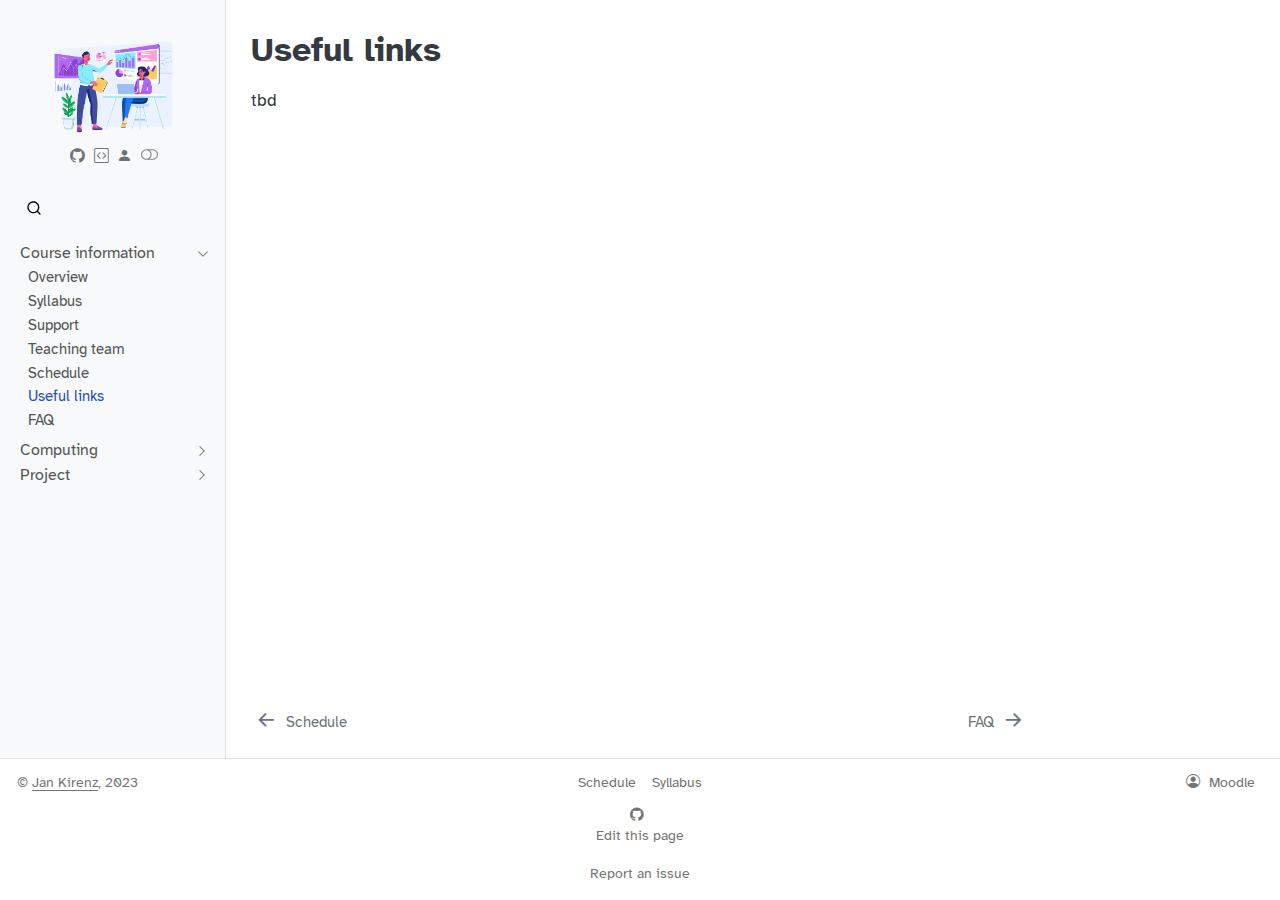
<file: course-links.html>
<!DOCTYPE html>
<html xmlns="http://www.w3.org/1999/xhtml" lang="en" xml:lang="en"><head>

<meta charset="utf-8">
<meta name="generator" content="quarto-1.3.450">

<meta name="viewport" content="width=device-width, initial-scale=1.0, user-scalable=yes">


<title>Title - Useful links</title>
<style>
code{white-space: pre-wrap;}
span.smallcaps{font-variant: small-caps;}
div.columns{display: flex; gap: min(4vw, 1.5em);}
div.column{flex: auto; overflow-x: auto;}
div.hanging-indent{margin-left: 1.5em; text-indent: -1.5em;}
ul.task-list{list-style: none;}
ul.task-list li input[type="checkbox"] {
  width: 0.8em;
  margin: 0 0.8em 0.2em -1em; /* quarto-specific, see https://github.com/quarto-dev/quarto-cli/issues/4556 */ 
  vertical-align: middle;
}
</style>


<script src="site_libs/quarto-nav/quarto-nav.js"></script>
<script src="site_libs/clipboard/clipboard.min.js"></script>
<script src="site_libs/quarto-search/autocomplete.umd.js"></script>
<script src="site_libs/quarto-search/fuse.min.js"></script>
<script src="site_libs/quarto-search/quarto-search.js"></script>
<meta name="quarto:offset" content="./">
<link href="./course-faq.html" rel="next">
<link href="./index.html" rel="prev">
<link href=".//images/logo.png" rel="icon" type="image/png">
<script src="site_libs/quarto-html/quarto.js"></script>
<script src="site_libs/quarto-html/popper.min.js"></script>
<script src="site_libs/quarto-html/tippy.umd.min.js"></script>
<script src="site_libs/quarto-html/anchor.min.js"></script>
<link href="site_libs/quarto-html/tippy.css" rel="stylesheet">
<link href="site_libs/quarto-html/quarto-syntax-highlighting.css" rel="stylesheet" class="quarto-color-scheme" id="quarto-text-highlighting-styles">
<link href="site_libs/quarto-html/quarto-syntax-highlighting-dark.css" rel="prefetch" class="quarto-color-scheme quarto-color-alternate" id="quarto-text-highlighting-styles">
<script src="site_libs/bootstrap/bootstrap.min.js"></script>
<link href="site_libs/bootstrap/bootstrap-icons.css" rel="stylesheet">
<link href="site_libs/bootstrap/bootstrap.min.css" rel="stylesheet" class="quarto-color-scheme" id="quarto-bootstrap" data-mode="light">
<link href="site_libs/bootstrap/bootstrap-dark.min.css" rel="prefetch" class="quarto-color-scheme quarto-color-alternate" id="quarto-bootstrap" data-mode="dark">
<script id="quarto-search-options" type="application/json">{
  "location": "sidebar",
  "copy-button": false,
  "collapse-after": 3,
  "panel-placement": "start",
  "type": "overlay",
  "limit": 20,
  "language": {
    "search-no-results-text": "No results",
    "search-matching-documents-text": "matching documents",
    "search-copy-link-title": "Copy link to search",
    "search-hide-matches-text": "Hide additional matches",
    "search-more-match-text": "more match in this document",
    "search-more-matches-text": "more matches in this document",
    "search-clear-button-title": "Clear",
    "search-detached-cancel-button-title": "Cancel",
    "search-submit-button-title": "Submit",
    "search-label": "Search"
  }
}</script>


<meta property="og:title" content="Title - Useful links">
<meta property="og:description" content="">
<meta property="og:site-name" content="Title">
</head>

<body class="nav-sidebar docked">

<div id="quarto-search-results"></div>
  <header id="quarto-header" class="headroom fixed-top">
  <nav class="quarto-secondary-nav">
    <div class="container-fluid d-flex">
      <button type="button" class="quarto-btn-toggle btn" data-bs-toggle="collapse" data-bs-target="#quarto-sidebar,#quarto-sidebar-glass" aria-controls="quarto-sidebar" aria-expanded="false" aria-label="Toggle sidebar navigation" onclick="if (window.quartoToggleHeadroom) { window.quartoToggleHeadroom(); }">
        <i class="bi bi-layout-text-sidebar-reverse"></i>
      </button>
      <nav class="quarto-page-breadcrumbs" aria-label="breadcrumb"><ol class="breadcrumb"><li class="breadcrumb-item"><a href="./course-overview.html">Course information</a></li><li class="breadcrumb-item"><a href="./course-links.html">Useful links</a></li></ol></nav>
      <a class="flex-grow-1" role="button" data-bs-toggle="collapse" data-bs-target="#quarto-sidebar,#quarto-sidebar-glass" aria-controls="quarto-sidebar" aria-expanded="false" aria-label="Toggle sidebar navigation" onclick="if (window.quartoToggleHeadroom) { window.quartoToggleHeadroom(); }">      
      </a>
      <button type="button" class="btn quarto-search-button" aria-label="" onclick="window.quartoOpenSearch();">
        <i class="bi bi-search"></i>
      </button>
    </div>
  </nav>
</header>
<!-- content -->
<div id="quarto-content" class="quarto-container page-columns page-rows-contents page-layout-article">
<!-- sidebar -->
  <nav id="quarto-sidebar" class="sidebar collapse collapse-horizontal sidebar-navigation docked overflow-auto">
    <div class="pt-lg-2 mt-2 text-center sidebar-header">
      <a href="./index.html" class="sidebar-logo-link">
      <img src="./images/logo.png" alt="" class="sidebar-logo py-0 d-lg-inline d-none">
      </a>
      <div class="sidebar-tools-main tools-wide">
    <a href="https://github.com/xyz" rel="" title="GitHub organization" class="quarto-navigation-tool px-1" aria-label="GitHub organization"><i class="bi bi-github"></i></a>
    <a href="https://cmgr.oit.duke.edu/containers" rel="" title="RStudio Containers" class="quarto-navigation-tool px-1" aria-label="RStudio Containers"><i class="bi bi-code-square"></i></a>
    <a href="https://moodle.hdm-stuttgart.de/login/index.php" rel="" title="Moodle" class="quarto-navigation-tool px-1" aria-label="Moodle"><i class="bi bi-person-fill"></i></a>
  <a href="" class="quarto-color-scheme-toggle quarto-navigation-tool  px-1" onclick="window.quartoToggleColorScheme(); return false;" title="Toggle dark mode"><i class="bi"></i></a>
</div>
      </div>
        <div class="mt-2 flex-shrink-0 align-items-center">
        <div class="sidebar-search">
        <div id="quarto-search" class="" title="Search"></div>
        </div>
        </div>
    <div class="sidebar-menu-container"> 
    <ul class="list-unstyled mt-1">
        <li class="sidebar-item sidebar-item-section">
      <div class="sidebar-item-container"> 
            <a class="sidebar-item-text sidebar-link text-start" data-bs-toggle="collapse" data-bs-target="#quarto-sidebar-section-1" aria-expanded="true">
 <span class="menu-text">Course information</span></a>
          <a class="sidebar-item-toggle text-start" data-bs-toggle="collapse" data-bs-target="#quarto-sidebar-section-1" aria-expanded="true" aria-label="Toggle section">
            <i class="bi bi-chevron-right ms-2"></i>
          </a> 
      </div>
      <ul id="quarto-sidebar-section-1" class="collapse list-unstyled sidebar-section depth1 show">  
          <li class="sidebar-item">
  <div class="sidebar-item-container"> 
  <a href="./course-overview.html" class="sidebar-item-text sidebar-link">
 <span class="menu-text">Overview</span></a>
  </div>
</li>
          <li class="sidebar-item">
  <div class="sidebar-item-container"> 
  <a href="./course-syllabus.html" class="sidebar-item-text sidebar-link">
 <span class="menu-text">Syllabus</span></a>
  </div>
</li>
          <li class="sidebar-item">
  <div class="sidebar-item-container"> 
  <a href="./course-support.html" class="sidebar-item-text sidebar-link">
 <span class="menu-text">Support</span></a>
  </div>
</li>
          <li class="sidebar-item">
  <div class="sidebar-item-container"> 
  <a href="./course-team.html" class="sidebar-item-text sidebar-link">
 <span class="menu-text">Teaching team</span></a>
  </div>
</li>
          <li class="sidebar-item">
  <div class="sidebar-item-container"> 
  <a href="./index.html" class="sidebar-item-text sidebar-link">
 <span class="menu-text">Schedule</span></a>
  </div>
</li>
          <li class="sidebar-item">
  <div class="sidebar-item-container"> 
  <a href="./course-links.html" class="sidebar-item-text sidebar-link active">
 <span class="menu-text">Useful links</span></a>
  </div>
</li>
          <li class="sidebar-item">
  <div class="sidebar-item-container"> 
  <a href="./course-faq.html" class="sidebar-item-text sidebar-link">
 <span class="menu-text">FAQ</span></a>
  </div>
</li>
      </ul>
  </li>
        <li class="sidebar-item sidebar-item-section">
      <div class="sidebar-item-container"> 
            <a class="sidebar-item-text sidebar-link text-start collapsed" data-bs-toggle="collapse" data-bs-target="#quarto-sidebar-section-2" aria-expanded="false">
 <span class="menu-text">Computing</span></a>
          <a class="sidebar-item-toggle text-start collapsed" data-bs-toggle="collapse" data-bs-target="#quarto-sidebar-section-2" aria-expanded="false" aria-label="Toggle section">
            <i class="bi bi-chevron-right ms-2"></i>
          </a> 
      </div>
      <ul id="quarto-sidebar-section-2" class="collapse list-unstyled sidebar-section depth1 ">  
          <li class="sidebar-item">
  <div class="sidebar-item-container"> 
  <a href="./computing-access.html" class="sidebar-item-text sidebar-link">
 <span class="menu-text">Access</span></a>
  </div>
</li>
          <li class="sidebar-item">
  <div class="sidebar-item-container"> 
  <a href="./computing-troubleshooting.html" class="sidebar-item-text sidebar-link">
 <span class="menu-text">Troubleshooting</span></a>
  </div>
</li>
          <li class="sidebar-item">
  <div class="sidebar-item-container"> 
  <a href="./computing-cheatsheets.html" class="sidebar-item-text sidebar-link">
 <span class="menu-text">Cheatsheets</span></a>
  </div>
</li>
      </ul>
  </li>
        <li class="sidebar-item sidebar-item-section">
      <div class="sidebar-item-container"> 
            <a class="sidebar-item-text sidebar-link text-start collapsed" data-bs-toggle="collapse" data-bs-target="#quarto-sidebar-section-3" aria-expanded="false">
 <span class="menu-text">Project</span></a>
          <a class="sidebar-item-toggle text-start collapsed" data-bs-toggle="collapse" data-bs-target="#quarto-sidebar-section-3" aria-expanded="false" aria-label="Toggle section">
            <i class="bi bi-chevron-right ms-2"></i>
          </a> 
      </div>
      <ul id="quarto-sidebar-section-3" class="collapse list-unstyled sidebar-section depth1 ">  
          <li class="sidebar-item">
  <div class="sidebar-item-container"> 
  <a href="./project-description.html" class="sidebar-item-text sidebar-link">
 <span class="menu-text">Description</span></a>
  </div>
</li>
          <li class="sidebar-item">
  <div class="sidebar-item-container"> 
  <a href="./project-tips-resources.html" class="sidebar-item-text sidebar-link">
 <span class="menu-text">Tips + resources</span></a>
  </div>
</li>
      </ul>
  </li>
    </ul>
    </div>
</nav>
<div id="quarto-sidebar-glass" data-bs-toggle="collapse" data-bs-target="#quarto-sidebar,#quarto-sidebar-glass"></div>
<!-- margin-sidebar -->
    <div id="quarto-margin-sidebar" class="sidebar margin-sidebar">
        
    </div>
<!-- main -->
<main class="content" id="quarto-document-content">

<header id="title-block-header" class="quarto-title-block default">
<div class="quarto-title">
<h1 class="title">Useful links</h1>
</div>



<div class="quarto-title-meta">

    
  
    
  </div>
  

</header>

<p>tbd</p>



</main> <!-- /main -->
<script id="quarto-html-after-body" type="application/javascript">
window.document.addEventListener("DOMContentLoaded", function (event) {
  const toggleBodyColorMode = (bsSheetEl) => {
    const mode = bsSheetEl.getAttribute("data-mode");
    const bodyEl = window.document.querySelector("body");
    if (mode === "dark") {
      bodyEl.classList.add("quarto-dark");
      bodyEl.classList.remove("quarto-light");
    } else {
      bodyEl.classList.add("quarto-light");
      bodyEl.classList.remove("quarto-dark");
    }
  }
  const toggleBodyColorPrimary = () => {
    const bsSheetEl = window.document.querySelector("link#quarto-bootstrap");
    if (bsSheetEl) {
      toggleBodyColorMode(bsSheetEl);
    }
  }
  toggleBodyColorPrimary();  
  const disableStylesheet = (stylesheets) => {
    for (let i=0; i < stylesheets.length; i++) {
      const stylesheet = stylesheets[i];
      stylesheet.rel = 'prefetch';
    }
  }
  const enableStylesheet = (stylesheets) => {
    for (let i=0; i < stylesheets.length; i++) {
      const stylesheet = stylesheets[i];
      stylesheet.rel = 'stylesheet';
    }
  }
  const manageTransitions = (selector, allowTransitions) => {
    const els = window.document.querySelectorAll(selector);
    for (let i=0; i < els.length; i++) {
      const el = els[i];
      if (allowTransitions) {
        el.classList.remove('notransition');
      } else {
        el.classList.add('notransition');
      }
    }
  }
  const toggleColorMode = (alternate) => {
    // Switch the stylesheets
    const alternateStylesheets = window.document.querySelectorAll('link.quarto-color-scheme.quarto-color-alternate');
    manageTransitions('#quarto-margin-sidebar .nav-link', false);
    if (alternate) {
      enableStylesheet(alternateStylesheets);
      for (const sheetNode of alternateStylesheets) {
        if (sheetNode.id === "quarto-bootstrap") {
          toggleBodyColorMode(sheetNode);
        }
      }
    } else {
      disableStylesheet(alternateStylesheets);
      toggleBodyColorPrimary();
    }
    manageTransitions('#quarto-margin-sidebar .nav-link', true);
    // Switch the toggles
    const toggles = window.document.querySelectorAll('.quarto-color-scheme-toggle');
    for (let i=0; i < toggles.length; i++) {
      const toggle = toggles[i];
      if (toggle) {
        if (alternate) {
          toggle.classList.add("alternate");     
        } else {
          toggle.classList.remove("alternate");
        }
      }
    }
    // Hack to workaround the fact that safari doesn't
    // properly recolor the scrollbar when toggling (#1455)
    if (navigator.userAgent.indexOf('Safari') > 0 && navigator.userAgent.indexOf('Chrome') == -1) {
      manageTransitions("body", false);
      window.scrollTo(0, 1);
      setTimeout(() => {
        window.scrollTo(0, 0);
        manageTransitions("body", true);
      }, 40);  
    }
  }
  const isFileUrl = () => { 
    return window.location.protocol === 'file:';
  }
  const hasAlternateSentinel = () => {  
    let styleSentinel = getColorSchemeSentinel();
    if (styleSentinel !== null) {
      return styleSentinel === "alternate";
    } else {
      return false;
    }
  }
  const setStyleSentinel = (alternate) => {
    const value = alternate ? "alternate" : "default";
    if (!isFileUrl()) {
      window.localStorage.setItem("quarto-color-scheme", value);
    } else {
      localAlternateSentinel = value;
    }
  }
  const getColorSchemeSentinel = () => {
    if (!isFileUrl()) {
      const storageValue = window.localStorage.getItem("quarto-color-scheme");
      return storageValue != null ? storageValue : localAlternateSentinel;
    } else {
      return localAlternateSentinel;
    }
  }
  let localAlternateSentinel = 'default';
  // Dark / light mode switch
  window.quartoToggleColorScheme = () => {
    // Read the current dark / light value 
    let toAlternate = !hasAlternateSentinel();
    toggleColorMode(toAlternate);
    setStyleSentinel(toAlternate);
  };
  // Ensure there is a toggle, if there isn't float one in the top right
  if (window.document.querySelector('.quarto-color-scheme-toggle') === null) {
    const a = window.document.createElement('a');
    a.classList.add('top-right');
    a.classList.add('quarto-color-scheme-toggle');
    a.href = "";
    a.onclick = function() { try { window.quartoToggleColorScheme(); } catch {} return false; };
    const i = window.document.createElement("i");
    i.classList.add('bi');
    a.appendChild(i);
    window.document.body.appendChild(a);
  }
  // Switch to dark mode if need be
  if (hasAlternateSentinel()) {
    toggleColorMode(true);
  } else {
    toggleColorMode(false);
  }
  const icon = "";
  const anchorJS = new window.AnchorJS();
  anchorJS.options = {
    placement: 'right',
    icon: icon
  };
  anchorJS.add('.anchored');
  const isCodeAnnotation = (el) => {
    for (const clz of el.classList) {
      if (clz.startsWith('code-annotation-')) {                     
        return true;
      }
    }
    return false;
  }
  const clipboard = new window.ClipboardJS('.code-copy-button', {
    text: function(trigger) {
      const codeEl = trigger.previousElementSibling.cloneNode(true);
      for (const childEl of codeEl.children) {
        if (isCodeAnnotation(childEl)) {
          childEl.remove();
        }
      }
      return codeEl.innerText;
    }
  });
  clipboard.on('success', function(e) {
    // button target
    const button = e.trigger;
    // don't keep focus
    button.blur();
    // flash "checked"
    button.classList.add('code-copy-button-checked');
    var currentTitle = button.getAttribute("title");
    button.setAttribute("title", "Copied!");
    let tooltip;
    if (window.bootstrap) {
      button.setAttribute("data-bs-toggle", "tooltip");
      button.setAttribute("data-bs-placement", "left");
      button.setAttribute("data-bs-title", "Copied!");
      tooltip = new bootstrap.Tooltip(button, 
        { trigger: "manual", 
          customClass: "code-copy-button-tooltip",
          offset: [0, -8]});
      tooltip.show();    
    }
    setTimeout(function() {
      if (tooltip) {
        tooltip.hide();
        button.removeAttribute("data-bs-title");
        button.removeAttribute("data-bs-toggle");
        button.removeAttribute("data-bs-placement");
      }
      button.setAttribute("title", currentTitle);
      button.classList.remove('code-copy-button-checked');
    }, 1000);
    // clear code selection
    e.clearSelection();
  });
  function tippyHover(el, contentFn) {
    const config = {
      allowHTML: true,
      content: contentFn,
      maxWidth: 500,
      delay: 100,
      arrow: false,
      appendTo: function(el) {
          return el.parentElement;
      },
      interactive: true,
      interactiveBorder: 10,
      theme: 'quarto',
      placement: 'bottom-start'
    };
    window.tippy(el, config); 
  }
  const noterefs = window.document.querySelectorAll('a[role="doc-noteref"]');
  for (var i=0; i<noterefs.length; i++) {
    const ref = noterefs[i];
    tippyHover(ref, function() {
      // use id or data attribute instead here
      let href = ref.getAttribute('data-footnote-href') || ref.getAttribute('href');
      try { href = new URL(href).hash; } catch {}
      const id = href.replace(/^#\/?/, "");
      const note = window.document.getElementById(id);
      return note.innerHTML;
    });
  }
      let selectedAnnoteEl;
      const selectorForAnnotation = ( cell, annotation) => {
        let cellAttr = 'data-code-cell="' + cell + '"';
        let lineAttr = 'data-code-annotation="' +  annotation + '"';
        const selector = 'span[' + cellAttr + '][' + lineAttr + ']';
        return selector;
      }
      const selectCodeLines = (annoteEl) => {
        const doc = window.document;
        const targetCell = annoteEl.getAttribute("data-target-cell");
        const targetAnnotation = annoteEl.getAttribute("data-target-annotation");
        const annoteSpan = window.document.querySelector(selectorForAnnotation(targetCell, targetAnnotation));
        const lines = annoteSpan.getAttribute("data-code-lines").split(",");
        const lineIds = lines.map((line) => {
          return targetCell + "-" + line;
        })
        let top = null;
        let height = null;
        let parent = null;
        if (lineIds.length > 0) {
            //compute the position of the single el (top and bottom and make a div)
            const el = window.document.getElementById(lineIds[0]);
            top = el.offsetTop;
            height = el.offsetHeight;
            parent = el.parentElement.parentElement;
          if (lineIds.length > 1) {
            const lastEl = window.document.getElementById(lineIds[lineIds.length - 1]);
            const bottom = lastEl.offsetTop + lastEl.offsetHeight;
            height = bottom - top;
          }
          if (top !== null && height !== null && parent !== null) {
            // cook up a div (if necessary) and position it 
            let div = window.document.getElementById("code-annotation-line-highlight");
            if (div === null) {
              div = window.document.createElement("div");
              div.setAttribute("id", "code-annotation-line-highlight");
              div.style.position = 'absolute';
              parent.appendChild(div);
            }
            div.style.top = top - 2 + "px";
            div.style.height = height + 4 + "px";
            let gutterDiv = window.document.getElementById("code-annotation-line-highlight-gutter");
            if (gutterDiv === null) {
              gutterDiv = window.document.createElement("div");
              gutterDiv.setAttribute("id", "code-annotation-line-highlight-gutter");
              gutterDiv.style.position = 'absolute';
              const codeCell = window.document.getElementById(targetCell);
              const gutter = codeCell.querySelector('.code-annotation-gutter');
              gutter.appendChild(gutterDiv);
            }
            gutterDiv.style.top = top - 2 + "px";
            gutterDiv.style.height = height + 4 + "px";
          }
          selectedAnnoteEl = annoteEl;
        }
      };
      const unselectCodeLines = () => {
        const elementsIds = ["code-annotation-line-highlight", "code-annotation-line-highlight-gutter"];
        elementsIds.forEach((elId) => {
          const div = window.document.getElementById(elId);
          if (div) {
            div.remove();
          }
        });
        selectedAnnoteEl = undefined;
      };
      // Attach click handler to the DT
      const annoteDls = window.document.querySelectorAll('dt[data-target-cell]');
      for (const annoteDlNode of annoteDls) {
        annoteDlNode.addEventListener('click', (event) => {
          const clickedEl = event.target;
          if (clickedEl !== selectedAnnoteEl) {
            unselectCodeLines();
            const activeEl = window.document.querySelector('dt[data-target-cell].code-annotation-active');
            if (activeEl) {
              activeEl.classList.remove('code-annotation-active');
            }
            selectCodeLines(clickedEl);
            clickedEl.classList.add('code-annotation-active');
          } else {
            // Unselect the line
            unselectCodeLines();
            clickedEl.classList.remove('code-annotation-active');
          }
        });
      }
  const findCites = (el) => {
    const parentEl = el.parentElement;
    if (parentEl) {
      const cites = parentEl.dataset.cites;
      if (cites) {
        return {
          el,
          cites: cites.split(' ')
        };
      } else {
        return findCites(el.parentElement)
      }
    } else {
      return undefined;
    }
  };
  var bibliorefs = window.document.querySelectorAll('a[role="doc-biblioref"]');
  for (var i=0; i<bibliorefs.length; i++) {
    const ref = bibliorefs[i];
    const citeInfo = findCites(ref);
    if (citeInfo) {
      tippyHover(citeInfo.el, function() {
        var popup = window.document.createElement('div');
        citeInfo.cites.forEach(function(cite) {
          var citeDiv = window.document.createElement('div');
          citeDiv.classList.add('hanging-indent');
          citeDiv.classList.add('csl-entry');
          var biblioDiv = window.document.getElementById('ref-' + cite);
          if (biblioDiv) {
            citeDiv.innerHTML = biblioDiv.innerHTML;
          }
          popup.appendChild(citeDiv);
        });
        return popup.innerHTML;
      });
    }
  }
});
</script>
<nav class="page-navigation">
  <div class="nav-page nav-page-previous">
      <a href="./index.html" class="pagination-link">
        <i class="bi bi-arrow-left-short"></i> <span class="nav-page-text">Schedule</span>
      </a>          
  </div>
  <div class="nav-page nav-page-next">
      <a href="./course-faq.html" class="pagination-link">
        <span class="nav-page-text">FAQ</span> <i class="bi bi-arrow-right-short"></i>
      </a>
  </div>
</nav>
</div> <!-- /content -->
<footer class="footer">
  <div class="nav-footer">
    <div class="nav-footer-left">© <a href="https://www.kirenz.com/">Jan Kirenz</a>, 2023</div>   
    <div class="nav-footer-center">
      <ul class="footer-items list-unstyled">
    <li class="nav-item">
    <a class="nav-link active" href="./index.html" aria-current="page">Schedule</a>
  </li>  
    <li class="nav-item">
    <a class="nav-link" href="./course-syllabus.html">Syllabus</a>
  </li>  
</ul>
    <div class="toc-actions"><div><i class="bi bi-github"></i></div><div class="action-links"><p><a href="https://github.com/xyz/website/edit/main/course-links.qmd" class="toc-action">Edit this page</a></p><p><a href="https://github.com/xyz/website/issues/new" class="toc-action">Report an issue</a></p></div></div></div>
    <div class="nav-footer-right">
      <ul class="footer-items list-unstyled">
    <li class="nav-item compact">
      <i class="bi bi-person-circle" role="img">
</i> 
  </li>  
    <li class="nav-item">
    <a class="nav-link" href="https://moodle.hdm-stuttgart.de/login/index.php">Moodle</a>
  </li>  
</ul>
    </div>
  </div>
</footer>



</body></html>
</file>
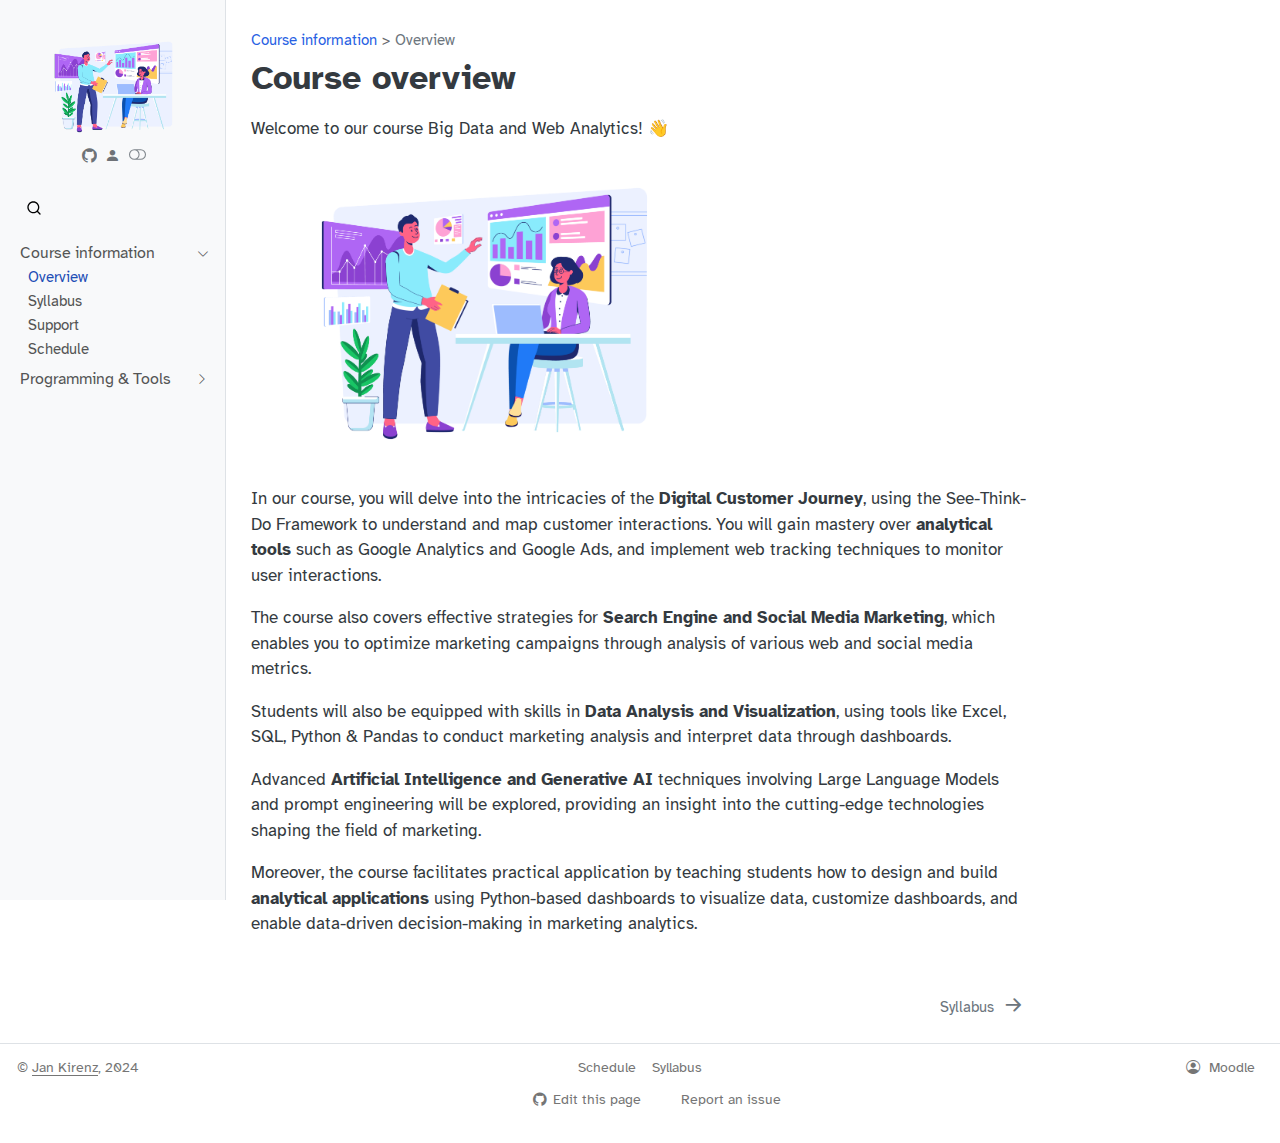
<file: course-overview.html>
<!DOCTYPE html>
<html xmlns="http://www.w3.org/1999/xhtml" lang="en" xml:lang="en"><head>

<meta charset="utf-8">
<meta name="generator" content="quarto-1.4.555">

<meta name="viewport" content="width=device-width, initial-scale=1.0, user-scalable=yes">


<title>Big Data and Web Analytics - Course overview</title>
<style>
code{white-space: pre-wrap;}
span.smallcaps{font-variant: small-caps;}
div.columns{display: flex; gap: min(4vw, 1.5em);}
div.column{flex: auto; overflow-x: auto;}
div.hanging-indent{margin-left: 1.5em; text-indent: -1.5em;}
ul.task-list{list-style: none;}
ul.task-list li input[type="checkbox"] {
  width: 0.8em;
  margin: 0 0.8em 0.2em -1em; /* quarto-specific, see https://github.com/quarto-dev/quarto-cli/issues/4556 */ 
  vertical-align: middle;
}
</style>


<script src="site_libs/quarto-nav/quarto-nav.js"></script>
<script src="site_libs/clipboard/clipboard.min.js"></script>
<script src="site_libs/quarto-search/autocomplete.umd.js"></script>
<script src="site_libs/quarto-search/fuse.min.js"></script>
<script src="site_libs/quarto-search/quarto-search.js"></script>
<meta name="quarto:offset" content="./">
<link href="./course-syllabus.html" rel="next">
<link href=".//images/logo.png" rel="icon" type="image/png">
<script src="site_libs/quarto-html/quarto.js"></script>
<script src="site_libs/quarto-html/popper.min.js"></script>
<script src="site_libs/quarto-html/tippy.umd.min.js"></script>
<script src="site_libs/quarto-html/anchor.min.js"></script>
<link href="site_libs/quarto-html/tippy.css" rel="stylesheet">
<link href="site_libs/quarto-html/quarto-syntax-highlighting.css" rel="stylesheet" class="quarto-color-scheme" id="quarto-text-highlighting-styles">
<link href="site_libs/quarto-html/quarto-syntax-highlighting-dark.css" rel="prefetch" class="quarto-color-scheme quarto-color-alternate" id="quarto-text-highlighting-styles">
<script src="site_libs/bootstrap/bootstrap.min.js"></script>
<link href="site_libs/bootstrap/bootstrap-icons.css" rel="stylesheet">
<link href="site_libs/bootstrap/bootstrap.min.css" rel="stylesheet" class="quarto-color-scheme" id="quarto-bootstrap" data-mode="light">
<link href="site_libs/bootstrap/bootstrap-dark.min.css" rel="prefetch" class="quarto-color-scheme quarto-color-alternate" id="quarto-bootstrap" data-mode="dark">
<script id="quarto-search-options" type="application/json">{
  "location": "sidebar",
  "copy-button": false,
  "collapse-after": 3,
  "panel-placement": "start",
  "type": "overlay",
  "limit": 50,
  "keyboard-shortcut": [
    "f",
    "/",
    "s"
  ],
  "language": {
    "search-no-results-text": "No results",
    "search-matching-documents-text": "matching documents",
    "search-copy-link-title": "Copy link to search",
    "search-hide-matches-text": "Hide additional matches",
    "search-more-match-text": "more match in this document",
    "search-more-matches-text": "more matches in this document",
    "search-clear-button-title": "Clear",
    "search-text-placeholder": "",
    "search-detached-cancel-button-title": "Cancel",
    "search-submit-button-title": "Submit",
    "search-label": "Search"
  }
}</script>


<meta property="og:title" content="Big Data and Web Analytics - Course overview">
<meta property="og:description" content="Homepage for the course Big Data and Web Analytics at HdM Stuttgart, SS 2024.">
<meta property="og:image" content="https://om2-ss24.github.io/website//images/logo.png">
<meta property="og:site_name" content="Big Data and Web Analytics">
<meta property="og:image:height" content="1609">
<meta property="og:image:width" content="2417">
</head>

<body class="nav-sidebar docked">

<div id="quarto-search-results"></div>
  <header id="quarto-header" class="headroom fixed-top">
  <nav class="quarto-secondary-nav">
    <div class="container-fluid d-flex">
      <button type="button" class="quarto-btn-toggle btn" data-bs-toggle="collapse" data-bs-target=".quarto-sidebar-collapse-item" aria-controls="quarto-sidebar" aria-expanded="false" aria-label="Toggle sidebar navigation" onclick="if (window.quartoToggleHeadroom) { window.quartoToggleHeadroom(); }">
        <i class="bi bi-layout-text-sidebar-reverse"></i>
      </button>
        <nav class="quarto-page-breadcrumbs" aria-label="breadcrumb"><ol class="breadcrumb"><li class="breadcrumb-item"><a href="./course-overview.html">Course information</a></li><li class="breadcrumb-item"><a href="./course-overview.html">Overview</a></li></ol></nav>
        <a class="flex-grow-1" role="button" data-bs-toggle="collapse" data-bs-target=".quarto-sidebar-collapse-item" aria-controls="quarto-sidebar" aria-expanded="false" aria-label="Toggle sidebar navigation" onclick="if (window.quartoToggleHeadroom) { window.quartoToggleHeadroom(); }">      
        </a>
      <button type="button" class="btn quarto-search-button" aria-label="" onclick="window.quartoOpenSearch();">
        <i class="bi bi-search"></i>
      </button>
    </div>
  </nav>
</header>
<!-- content -->
<div id="quarto-content" class="quarto-container page-columns page-rows-contents page-layout-article">
<!-- sidebar -->
  <nav id="quarto-sidebar" class="sidebar collapse collapse-horizontal quarto-sidebar-collapse-item sidebar-navigation docked overflow-auto">
    <div class="pt-lg-2 mt-2 text-center sidebar-header">
      <a href="./index.html" class="sidebar-logo-link">
      <img src="./images/logo.png" alt="" class="sidebar-logo py-0 d-lg-inline d-none">
      </a>
      <div class="sidebar-tools-main tools-wide">
    <a href="https://github.com/om2-ss24" title="GitHub organization" class="quarto-navigation-tool px-1" aria-label="GitHub organization"><i class="bi bi-github"></i></a>
    <a href="https://moodle.hdm-stuttgart.de/login/index.php" title="Moodle" class="quarto-navigation-tool px-1" aria-label="Moodle"><i class="bi bi-person-fill"></i></a>
  <a href="" class="quarto-color-scheme-toggle quarto-navigation-tool  px-1" onclick="window.quartoToggleColorScheme(); return false;" title="Toggle dark mode"><i class="bi"></i></a>
</div>
      </div>
        <div class="mt-2 flex-shrink-0 align-items-center">
        <div class="sidebar-search">
        <div id="quarto-search" class="" title="Search"></div>
        </div>
        </div>
    <div class="sidebar-menu-container"> 
    <ul class="list-unstyled mt-1">
        <li class="sidebar-item sidebar-item-section">
      <div class="sidebar-item-container"> 
            <a class="sidebar-item-text sidebar-link text-start" data-bs-toggle="collapse" data-bs-target="#quarto-sidebar-section-1" aria-expanded="true">
 <span class="menu-text">Course information</span></a>
          <a class="sidebar-item-toggle text-start" data-bs-toggle="collapse" data-bs-target="#quarto-sidebar-section-1" aria-expanded="true" aria-label="Toggle section">
            <i class="bi bi-chevron-right ms-2"></i>
          </a> 
      </div>
      <ul id="quarto-sidebar-section-1" class="collapse list-unstyled sidebar-section depth1 show">  
          <li class="sidebar-item">
  <div class="sidebar-item-container"> 
  <a href="./course-overview.html" class="sidebar-item-text sidebar-link active">
 <span class="menu-text">Overview</span></a>
  </div>
</li>
          <li class="sidebar-item">
  <div class="sidebar-item-container"> 
  <a href="./course-syllabus.html" class="sidebar-item-text sidebar-link">
 <span class="menu-text">Syllabus</span></a>
  </div>
</li>
          <li class="sidebar-item">
  <div class="sidebar-item-container"> 
  <a href="./course-support.html" class="sidebar-item-text sidebar-link">
 <span class="menu-text">Support</span></a>
  </div>
</li>
          <li class="sidebar-item">
  <div class="sidebar-item-container"> 
  <a href="./index.html" class="sidebar-item-text sidebar-link">
 <span class="menu-text">Schedule</span></a>
  </div>
</li>
      </ul>
  </li>
        <li class="sidebar-item sidebar-item-section">
      <div class="sidebar-item-container"> 
            <a class="sidebar-item-text sidebar-link text-start collapsed" data-bs-toggle="collapse" data-bs-target="#quarto-sidebar-section-2" aria-expanded="false">
 <span class="menu-text">Programming &amp; Tools</span></a>
          <a class="sidebar-item-toggle text-start collapsed" data-bs-toggle="collapse" data-bs-target="#quarto-sidebar-section-2" aria-expanded="false" aria-label="Toggle section">
            <i class="bi bi-chevron-right ms-2"></i>
          </a> 
      </div>
      <ul id="quarto-sidebar-section-2" class="collapse list-unstyled sidebar-section depth1 ">  
          <li class="sidebar-item">
  <div class="sidebar-item-container"> 
  <a href="./programming-requirements.html" class="sidebar-item-text sidebar-link">
 <span class="menu-text">Requirements</span></a>
  </div>
</li>
          <li class="sidebar-item">
  <div class="sidebar-item-container"> 
  <a href="./anaconda-environment.html" class="sidebar-item-text sidebar-link">
 <span class="menu-text">Environment Gen AI</span></a>
  </div>
</li>
      </ul>
  </li>
    </ul>
    </div>
</nav>
<div id="quarto-sidebar-glass" class="quarto-sidebar-collapse-item" data-bs-toggle="collapse" data-bs-target=".quarto-sidebar-collapse-item"></div>
<!-- margin-sidebar -->
    <div id="quarto-margin-sidebar" class="sidebar margin-sidebar">
        
    </div>
<!-- main -->
<main class="content" id="quarto-document-content">

<header id="title-block-header" class="quarto-title-block default"><nav class="quarto-page-breadcrumbs quarto-title-breadcrumbs d-none d-lg-block" aria-label="breadcrumb"><ol class="breadcrumb"><li class="breadcrumb-item"><a href="./course-overview.html">Course information</a></li><li class="breadcrumb-item"><a href="./course-overview.html">Overview</a></li></ol></nav>
<div class="quarto-title">
<h1 class="title">Course overview</h1>
</div>



<div class="quarto-title-meta">

    
  
    
  </div>
  


</header>


<p>Welcome to our course Big Data and Web Analytics! 👋</p>
<p><img src="./images/logo.png" class="img-fluid" style="width:60.0%"></p>
<p>In our course, you will delve into the intricacies of the <strong>Digital Customer Journey</strong>, using the See-Think-Do Framework to understand and map customer interactions. You will gain mastery over <strong>analytical tools</strong> such as Google Analytics and Google Ads, and implement web tracking techniques to monitor user interactions.</p>
<p>The course also covers effective strategies for <strong>Search Engine and Social Media Marketing</strong>, which enables you to optimize marketing campaigns through analysis of various web and social media metrics.</p>
<p>Students will also be equipped with skills in <strong>Data Analysis and Visualization</strong>, using tools like Excel, SQL, Python &amp; Pandas to conduct marketing analysis and interpret data through dashboards.</p>
<p>Advanced <strong>Artificial Intelligence and Generative AI</strong> techniques involving Large Language Models and prompt engineering will be explored, providing an insight into the cutting-edge technologies shaping the field of marketing.</p>
<p>Moreover, the course facilitates practical application by teaching students how to design and build <strong>analytical applications</strong> using Python-based dashboards to visualize data, customize dashboards, and enable data-driven decision-making in marketing analytics.</p>



</main> <!-- /main -->
<script id="quarto-html-after-body" type="application/javascript">
window.document.addEventListener("DOMContentLoaded", function (event) {
  const toggleBodyColorMode = (bsSheetEl) => {
    const mode = bsSheetEl.getAttribute("data-mode");
    const bodyEl = window.document.querySelector("body");
    if (mode === "dark") {
      bodyEl.classList.add("quarto-dark");
      bodyEl.classList.remove("quarto-light");
    } else {
      bodyEl.classList.add("quarto-light");
      bodyEl.classList.remove("quarto-dark");
    }
  }
  const toggleBodyColorPrimary = () => {
    const bsSheetEl = window.document.querySelector("link#quarto-bootstrap");
    if (bsSheetEl) {
      toggleBodyColorMode(bsSheetEl);
    }
  }
  toggleBodyColorPrimary();  
  const disableStylesheet = (stylesheets) => {
    for (let i=0; i < stylesheets.length; i++) {
      const stylesheet = stylesheets[i];
      stylesheet.rel = 'prefetch';
    }
  }
  const enableStylesheet = (stylesheets) => {
    for (let i=0; i < stylesheets.length; i++) {
      const stylesheet = stylesheets[i];
      stylesheet.rel = 'stylesheet';
    }
  }
  const manageTransitions = (selector, allowTransitions) => {
    const els = window.document.querySelectorAll(selector);
    for (let i=0; i < els.length; i++) {
      const el = els[i];
      if (allowTransitions) {
        el.classList.remove('notransition');
      } else {
        el.classList.add('notransition');
      }
    }
  }
  const toggleGiscusIfUsed = (isAlternate, darkModeDefault) => {
    const baseTheme = document.querySelector('#giscus-base-theme')?.value ?? 'light';
    const alternateTheme = document.querySelector('#giscus-alt-theme')?.value ?? 'dark';
    let newTheme = '';
    if(darkModeDefault) {
      newTheme = isAlternate ? baseTheme : alternateTheme;
    } else {
      newTheme = isAlternate ? alternateTheme : baseTheme;
    }
    const changeGiscusTheme = () => {
      // From: https://github.com/giscus/giscus/issues/336
      const sendMessage = (message) => {
        const iframe = document.querySelector('iframe.giscus-frame');
        if (!iframe) return;
        iframe.contentWindow.postMessage({ giscus: message }, 'https://giscus.app');
      }
      sendMessage({
        setConfig: {
          theme: newTheme
        }
      });
    }
    const isGiscussLoaded = window.document.querySelector('iframe.giscus-frame') !== null;
    if (isGiscussLoaded) {
      changeGiscusTheme();
    }
  }
  const toggleColorMode = (alternate) => {
    // Switch the stylesheets
    const alternateStylesheets = window.document.querySelectorAll('link.quarto-color-scheme.quarto-color-alternate');
    manageTransitions('#quarto-margin-sidebar .nav-link', false);
    if (alternate) {
      enableStylesheet(alternateStylesheets);
      for (const sheetNode of alternateStylesheets) {
        if (sheetNode.id === "quarto-bootstrap") {
          toggleBodyColorMode(sheetNode);
        }
      }
    } else {
      disableStylesheet(alternateStylesheets);
      toggleBodyColorPrimary();
    }
    manageTransitions('#quarto-margin-sidebar .nav-link', true);
    // Switch the toggles
    const toggles = window.document.querySelectorAll('.quarto-color-scheme-toggle');
    for (let i=0; i < toggles.length; i++) {
      const toggle = toggles[i];
      if (toggle) {
        if (alternate) {
          toggle.classList.add("alternate");     
        } else {
          toggle.classList.remove("alternate");
        }
      }
    }
    // Hack to workaround the fact that safari doesn't
    // properly recolor the scrollbar when toggling (#1455)
    if (navigator.userAgent.indexOf('Safari') > 0 && navigator.userAgent.indexOf('Chrome') == -1) {
      manageTransitions("body", false);
      window.scrollTo(0, 1);
      setTimeout(() => {
        window.scrollTo(0, 0);
        manageTransitions("body", true);
      }, 40);  
    }
  }
  const isFileUrl = () => { 
    return window.location.protocol === 'file:';
  }
  const hasAlternateSentinel = () => {  
    let styleSentinel = getColorSchemeSentinel();
    if (styleSentinel !== null) {
      return styleSentinel === "alternate";
    } else {
      return false;
    }
  }
  const setStyleSentinel = (alternate) => {
    const value = alternate ? "alternate" : "default";
    if (!isFileUrl()) {
      window.localStorage.setItem("quarto-color-scheme", value);
    } else {
      localAlternateSentinel = value;
    }
  }
  const getColorSchemeSentinel = () => {
    if (!isFileUrl()) {
      const storageValue = window.localStorage.getItem("quarto-color-scheme");
      return storageValue != null ? storageValue : localAlternateSentinel;
    } else {
      return localAlternateSentinel;
    }
  }
  const darkModeDefault = false;
  let localAlternateSentinel = darkModeDefault ? 'alternate' : 'default';
  // Dark / light mode switch
  window.quartoToggleColorScheme = () => {
    // Read the current dark / light value 
    let toAlternate = !hasAlternateSentinel();
    toggleColorMode(toAlternate);
    setStyleSentinel(toAlternate);
    toggleGiscusIfUsed(toAlternate, darkModeDefault);
  };
  // Ensure there is a toggle, if there isn't float one in the top right
  if (window.document.querySelector('.quarto-color-scheme-toggle') === null) {
    const a = window.document.createElement('a');
    a.classList.add('top-right');
    a.classList.add('quarto-color-scheme-toggle');
    a.href = "";
    a.onclick = function() { try { window.quartoToggleColorScheme(); } catch {} return false; };
    const i = window.document.createElement("i");
    i.classList.add('bi');
    a.appendChild(i);
    window.document.body.appendChild(a);
  }
  // Switch to dark mode if need be
  if (hasAlternateSentinel()) {
    toggleColorMode(true);
  } else {
    toggleColorMode(false);
  }
  const icon = "";
  const anchorJS = new window.AnchorJS();
  anchorJS.options = {
    placement: 'right',
    icon: icon
  };
  anchorJS.add('.anchored');
  const isCodeAnnotation = (el) => {
    for (const clz of el.classList) {
      if (clz.startsWith('code-annotation-')) {                     
        return true;
      }
    }
    return false;
  }
  const clipboard = new window.ClipboardJS('.code-copy-button', {
    text: function(trigger) {
      const codeEl = trigger.previousElementSibling.cloneNode(true);
      for (const childEl of codeEl.children) {
        if (isCodeAnnotation(childEl)) {
          childEl.remove();
        }
      }
      return codeEl.innerText;
    }
  });
  clipboard.on('success', function(e) {
    // button target
    const button = e.trigger;
    // don't keep focus
    button.blur();
    // flash "checked"
    button.classList.add('code-copy-button-checked');
    var currentTitle = button.getAttribute("title");
    button.setAttribute("title", "Copied!");
    let tooltip;
    if (window.bootstrap) {
      button.setAttribute("data-bs-toggle", "tooltip");
      button.setAttribute("data-bs-placement", "left");
      button.setAttribute("data-bs-title", "Copied!");
      tooltip = new bootstrap.Tooltip(button, 
        { trigger: "manual", 
          customClass: "code-copy-button-tooltip",
          offset: [0, -8]});
      tooltip.show();    
    }
    setTimeout(function() {
      if (tooltip) {
        tooltip.hide();
        button.removeAttribute("data-bs-title");
        button.removeAttribute("data-bs-toggle");
        button.removeAttribute("data-bs-placement");
      }
      button.setAttribute("title", currentTitle);
      button.classList.remove('code-copy-button-checked');
    }, 1000);
    // clear code selection
    e.clearSelection();
  });
    var localhostRegex = new RegExp(/^(?:http|https):\/\/localhost\:?[0-9]*\//);
    var mailtoRegex = new RegExp(/^mailto:/);
      var filterRegex = new RegExp("https:\/\/om2-ss24\.github\.io\/website\/");
    var isInternal = (href) => {
        return filterRegex.test(href) || localhostRegex.test(href) || mailtoRegex.test(href);
    }
    // Inspect non-navigation links and adorn them if external
 	var links = window.document.querySelectorAll('a[href]:not(.nav-link):not(.navbar-brand):not(.toc-action):not(.sidebar-link):not(.sidebar-item-toggle):not(.pagination-link):not(.no-external):not([aria-hidden]):not(.dropdown-item):not(.quarto-navigation-tool)');
    for (var i=0; i<links.length; i++) {
      const link = links[i];
      if (!isInternal(link.href)) {
        // undo the damage that might have been done by quarto-nav.js in the case of
        // links that we want to consider external
        if (link.dataset.originalHref !== undefined) {
          link.href = link.dataset.originalHref;
        }
      }
    }
  function tippyHover(el, contentFn, onTriggerFn, onUntriggerFn) {
    const config = {
      allowHTML: true,
      maxWidth: 500,
      delay: 100,
      arrow: false,
      appendTo: function(el) {
          return el.parentElement;
      },
      interactive: true,
      interactiveBorder: 10,
      theme: 'quarto',
      placement: 'bottom-start',
    };
    if (contentFn) {
      config.content = contentFn;
    }
    if (onTriggerFn) {
      config.onTrigger = onTriggerFn;
    }
    if (onUntriggerFn) {
      config.onUntrigger = onUntriggerFn;
    }
    window.tippy(el, config); 
  }
  const noterefs = window.document.querySelectorAll('a[role="doc-noteref"]');
  for (var i=0; i<noterefs.length; i++) {
    const ref = noterefs[i];
    tippyHover(ref, function() {
      // use id or data attribute instead here
      let href = ref.getAttribute('data-footnote-href') || ref.getAttribute('href');
      try { href = new URL(href).hash; } catch {}
      const id = href.replace(/^#\/?/, "");
      const note = window.document.getElementById(id);
      if (note) {
        return note.innerHTML;
      } else {
        return "";
      }
    });
  }
  const xrefs = window.document.querySelectorAll('a.quarto-xref');
  const processXRef = (id, note) => {
    // Strip column container classes
    const stripColumnClz = (el) => {
      el.classList.remove("page-full", "page-columns");
      if (el.children) {
        for (const child of el.children) {
          stripColumnClz(child);
        }
      }
    }
    stripColumnClz(note)
    if (id === null || id.startsWith('sec-')) {
      // Special case sections, only their first couple elements
      const container = document.createElement("div");
      if (note.children && note.children.length > 2) {
        container.appendChild(note.children[0].cloneNode(true));
        for (let i = 1; i < note.children.length; i++) {
          const child = note.children[i];
          if (child.tagName === "P" && child.innerText === "") {
            continue;
          } else {
            container.appendChild(child.cloneNode(true));
            break;
          }
        }
        if (window.Quarto?.typesetMath) {
          window.Quarto.typesetMath(container);
        }
        return container.innerHTML
      } else {
        if (window.Quarto?.typesetMath) {
          window.Quarto.typesetMath(note);
        }
        return note.innerHTML;
      }
    } else {
      // Remove any anchor links if they are present
      const anchorLink = note.querySelector('a.anchorjs-link');
      if (anchorLink) {
        anchorLink.remove();
      }
      if (window.Quarto?.typesetMath) {
        window.Quarto.typesetMath(note);
      }
      // TODO in 1.5, we should make sure this works without a callout special case
      if (note.classList.contains("callout")) {
        return note.outerHTML;
      } else {
        return note.innerHTML;
      }
    }
  }
  for (var i=0; i<xrefs.length; i++) {
    const xref = xrefs[i];
    tippyHover(xref, undefined, function(instance) {
      instance.disable();
      let url = xref.getAttribute('href');
      let hash = undefined; 
      if (url.startsWith('#')) {
        hash = url;
      } else {
        try { hash = new URL(url).hash; } catch {}
      }
      if (hash) {
        const id = hash.replace(/^#\/?/, "");
        const note = window.document.getElementById(id);
        if (note !== null) {
          try {
            const html = processXRef(id, note.cloneNode(true));
            instance.setContent(html);
          } finally {
            instance.enable();
            instance.show();
          }
        } else {
          // See if we can fetch this
          fetch(url.split('#')[0])
          .then(res => res.text())
          .then(html => {
            const parser = new DOMParser();
            const htmlDoc = parser.parseFromString(html, "text/html");
            const note = htmlDoc.getElementById(id);
            if (note !== null) {
              const html = processXRef(id, note);
              instance.setContent(html);
            } 
          }).finally(() => {
            instance.enable();
            instance.show();
          });
        }
      } else {
        // See if we can fetch a full url (with no hash to target)
        // This is a special case and we should probably do some content thinning / targeting
        fetch(url)
        .then(res => res.text())
        .then(html => {
          const parser = new DOMParser();
          const htmlDoc = parser.parseFromString(html, "text/html");
          const note = htmlDoc.querySelector('main.content');
          if (note !== null) {
            // This should only happen for chapter cross references
            // (since there is no id in the URL)
            // remove the first header
            if (note.children.length > 0 && note.children[0].tagName === "HEADER") {
              note.children[0].remove();
            }
            const html = processXRef(null, note);
            instance.setContent(html);
          } 
        }).finally(() => {
          instance.enable();
          instance.show();
        });
      }
    }, function(instance) {
    });
  }
      let selectedAnnoteEl;
      const selectorForAnnotation = ( cell, annotation) => {
        let cellAttr = 'data-code-cell="' + cell + '"';
        let lineAttr = 'data-code-annotation="' +  annotation + '"';
        const selector = 'span[' + cellAttr + '][' + lineAttr + ']';
        return selector;
      }
      const selectCodeLines = (annoteEl) => {
        const doc = window.document;
        const targetCell = annoteEl.getAttribute("data-target-cell");
        const targetAnnotation = annoteEl.getAttribute("data-target-annotation");
        const annoteSpan = window.document.querySelector(selectorForAnnotation(targetCell, targetAnnotation));
        const lines = annoteSpan.getAttribute("data-code-lines").split(",");
        const lineIds = lines.map((line) => {
          return targetCell + "-" + line;
        })
        let top = null;
        let height = null;
        let parent = null;
        if (lineIds.length > 0) {
            //compute the position of the single el (top and bottom and make a div)
            const el = window.document.getElementById(lineIds[0]);
            top = el.offsetTop;
            height = el.offsetHeight;
            parent = el.parentElement.parentElement;
          if (lineIds.length > 1) {
            const lastEl = window.document.getElementById(lineIds[lineIds.length - 1]);
            const bottom = lastEl.offsetTop + lastEl.offsetHeight;
            height = bottom - top;
          }
          if (top !== null && height !== null && parent !== null) {
            // cook up a div (if necessary) and position it 
            let div = window.document.getElementById("code-annotation-line-highlight");
            if (div === null) {
              div = window.document.createElement("div");
              div.setAttribute("id", "code-annotation-line-highlight");
              div.style.position = 'absolute';
              parent.appendChild(div);
            }
            div.style.top = top - 2 + "px";
            div.style.height = height + 4 + "px";
            div.style.left = 0;
            let gutterDiv = window.document.getElementById("code-annotation-line-highlight-gutter");
            if (gutterDiv === null) {
              gutterDiv = window.document.createElement("div");
              gutterDiv.setAttribute("id", "code-annotation-line-highlight-gutter");
              gutterDiv.style.position = 'absolute';
              const codeCell = window.document.getElementById(targetCell);
              const gutter = codeCell.querySelector('.code-annotation-gutter');
              gutter.appendChild(gutterDiv);
            }
            gutterDiv.style.top = top - 2 + "px";
            gutterDiv.style.height = height + 4 + "px";
          }
          selectedAnnoteEl = annoteEl;
        }
      };
      const unselectCodeLines = () => {
        const elementsIds = ["code-annotation-line-highlight", "code-annotation-line-highlight-gutter"];
        elementsIds.forEach((elId) => {
          const div = window.document.getElementById(elId);
          if (div) {
            div.remove();
          }
        });
        selectedAnnoteEl = undefined;
      };
        // Handle positioning of the toggle
    window.addEventListener(
      "resize",
      throttle(() => {
        elRect = undefined;
        if (selectedAnnoteEl) {
          selectCodeLines(selectedAnnoteEl);
        }
      }, 10)
    );
    function throttle(fn, ms) {
    let throttle = false;
    let timer;
      return (...args) => {
        if(!throttle) { // first call gets through
            fn.apply(this, args);
            throttle = true;
        } else { // all the others get throttled
            if(timer) clearTimeout(timer); // cancel #2
            timer = setTimeout(() => {
              fn.apply(this, args);
              timer = throttle = false;
            }, ms);
        }
      };
    }
      // Attach click handler to the DT
      const annoteDls = window.document.querySelectorAll('dt[data-target-cell]');
      for (const annoteDlNode of annoteDls) {
        annoteDlNode.addEventListener('click', (event) => {
          const clickedEl = event.target;
          if (clickedEl !== selectedAnnoteEl) {
            unselectCodeLines();
            const activeEl = window.document.querySelector('dt[data-target-cell].code-annotation-active');
            if (activeEl) {
              activeEl.classList.remove('code-annotation-active');
            }
            selectCodeLines(clickedEl);
            clickedEl.classList.add('code-annotation-active');
          } else {
            // Unselect the line
            unselectCodeLines();
            clickedEl.classList.remove('code-annotation-active');
          }
        });
      }
  const findCites = (el) => {
    const parentEl = el.parentElement;
    if (parentEl) {
      const cites = parentEl.dataset.cites;
      if (cites) {
        return {
          el,
          cites: cites.split(' ')
        };
      } else {
        return findCites(el.parentElement)
      }
    } else {
      return undefined;
    }
  };
  var bibliorefs = window.document.querySelectorAll('a[role="doc-biblioref"]');
  for (var i=0; i<bibliorefs.length; i++) {
    const ref = bibliorefs[i];
    const citeInfo = findCites(ref);
    if (citeInfo) {
      tippyHover(citeInfo.el, function() {
        var popup = window.document.createElement('div');
        citeInfo.cites.forEach(function(cite) {
          var citeDiv = window.document.createElement('div');
          citeDiv.classList.add('hanging-indent');
          citeDiv.classList.add('csl-entry');
          var biblioDiv = window.document.getElementById('ref-' + cite);
          if (biblioDiv) {
            citeDiv.innerHTML = biblioDiv.innerHTML;
          }
          popup.appendChild(citeDiv);
        });
        return popup.innerHTML;
      });
    }
  }
});
</script>
<nav class="page-navigation">
  <div class="nav-page nav-page-previous">
  </div>
  <div class="nav-page nav-page-next">
      <a href="./course-syllabus.html" class="pagination-link" aria-label="Syllabus">
        <span class="nav-page-text">Syllabus</span> <i class="bi bi-arrow-right-short"></i>
      </a>
  </div>
</nav>
</div> <!-- /content -->
<footer class="footer">
  <div class="nav-footer">
    <div class="nav-footer-left">
<p>© <a href="https://www.kirenz.com/">Jan Kirenz</a>, 2024</p>
</div>   
    <div class="nav-footer-center">
      <ul class="footer-items list-unstyled">
    <li class="nav-item">
    <a class="nav-link active" href="./index.html" aria-current="page">
<p>Schedule</p>
</a>
  </li>  
    <li class="nav-item">
    <a class="nav-link" href="./course-syllabus.html">
<p>Syllabus</p>
</a>
  </li>  
</ul>
    <div class="toc-actions"><ul><li><a href="https://github.com/om2-ss24/website/edit/main/course-overview.qmd" class="toc-action"><i class="bi bi-github"></i>Edit this page</a></li><li><a href="https://github.com/om2-ss24/website/issues/new" class="toc-action"><i class="bi empty"></i>Report an issue</a></li></ul></div></div>
    <div class="nav-footer-right">
      <ul class="footer-items list-unstyled">
    <li class="nav-item compact">
      <i class="bi bi-person-circle" role="img">
</i> 
  </li>  
    <li class="nav-item">
    <a class="nav-link" href="https://moodle.hdm-stuttgart.de/login/index.php">
<p>Moodle</p>
</a>
  </li>  
</ul>
    </div>
  </div>
</footer>




</body></html>
</file>
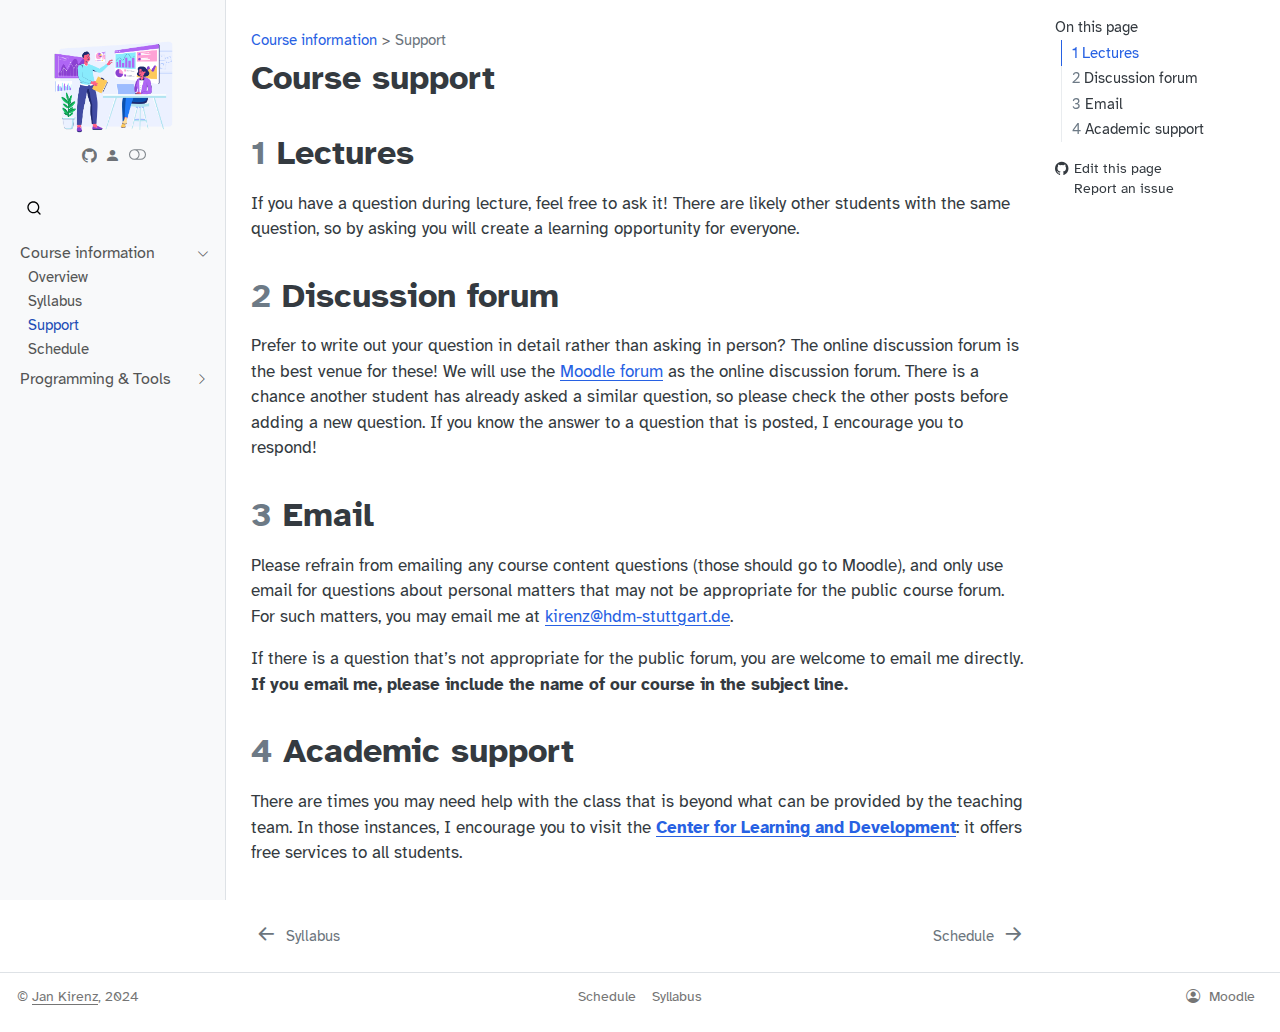
<file: course-support.html>
<!DOCTYPE html>
<html xmlns="http://www.w3.org/1999/xhtml" lang="en" xml:lang="en"><head>

<meta charset="utf-8">
<meta name="generator" content="quarto-1.4.555">

<meta name="viewport" content="width=device-width, initial-scale=1.0, user-scalable=yes">


<title>Big Data and Web Analytics - Course support</title>
<style>
code{white-space: pre-wrap;}
span.smallcaps{font-variant: small-caps;}
div.columns{display: flex; gap: min(4vw, 1.5em);}
div.column{flex: auto; overflow-x: auto;}
div.hanging-indent{margin-left: 1.5em; text-indent: -1.5em;}
ul.task-list{list-style: none;}
ul.task-list li input[type="checkbox"] {
  width: 0.8em;
  margin: 0 0.8em 0.2em -1em; /* quarto-specific, see https://github.com/quarto-dev/quarto-cli/issues/4556 */ 
  vertical-align: middle;
}
</style>


<script src="site_libs/quarto-nav/quarto-nav.js"></script>
<script src="site_libs/clipboard/clipboard.min.js"></script>
<script src="site_libs/quarto-search/autocomplete.umd.js"></script>
<script src="site_libs/quarto-search/fuse.min.js"></script>
<script src="site_libs/quarto-search/quarto-search.js"></script>
<meta name="quarto:offset" content="./">
<link href="./index.html" rel="next">
<link href="./course-syllabus.html" rel="prev">
<link href=".//images/logo.png" rel="icon" type="image/png">
<script src="site_libs/quarto-html/quarto.js"></script>
<script src="site_libs/quarto-html/popper.min.js"></script>
<script src="site_libs/quarto-html/tippy.umd.min.js"></script>
<script src="site_libs/quarto-html/anchor.min.js"></script>
<link href="site_libs/quarto-html/tippy.css" rel="stylesheet">
<link href="site_libs/quarto-html/quarto-syntax-highlighting.css" rel="stylesheet" class="quarto-color-scheme" id="quarto-text-highlighting-styles">
<link href="site_libs/quarto-html/quarto-syntax-highlighting-dark.css" rel="prefetch" class="quarto-color-scheme quarto-color-alternate" id="quarto-text-highlighting-styles">
<script src="site_libs/bootstrap/bootstrap.min.js"></script>
<link href="site_libs/bootstrap/bootstrap-icons.css" rel="stylesheet">
<link href="site_libs/bootstrap/bootstrap.min.css" rel="stylesheet" class="quarto-color-scheme" id="quarto-bootstrap" data-mode="light">
<link href="site_libs/bootstrap/bootstrap-dark.min.css" rel="prefetch" class="quarto-color-scheme quarto-color-alternate" id="quarto-bootstrap" data-mode="dark">
<script id="quarto-search-options" type="application/json">{
  "location": "sidebar",
  "copy-button": false,
  "collapse-after": 3,
  "panel-placement": "start",
  "type": "overlay",
  "limit": 50,
  "keyboard-shortcut": [
    "f",
    "/",
    "s"
  ],
  "language": {
    "search-no-results-text": "No results",
    "search-matching-documents-text": "matching documents",
    "search-copy-link-title": "Copy link to search",
    "search-hide-matches-text": "Hide additional matches",
    "search-more-match-text": "more match in this document",
    "search-more-matches-text": "more matches in this document",
    "search-clear-button-title": "Clear",
    "search-text-placeholder": "",
    "search-detached-cancel-button-title": "Cancel",
    "search-submit-button-title": "Submit",
    "search-label": "Search"
  }
}</script>


<meta property="og:title" content="Big Data and Web Analytics - Course support">
<meta property="og:description" content="Homepage for the course Big Data and Web Analytics at HdM Stuttgart, SS 2024.">
<meta property="og:image" content="https://om2-ss24.github.io/website//images/logo.png">
<meta property="og:site_name" content="Big Data and Web Analytics">
<meta property="og:image:height" content="1609">
<meta property="og:image:width" content="2417">
</head>

<body class="nav-sidebar docked">

<div id="quarto-search-results"></div>
  <header id="quarto-header" class="headroom fixed-top">
  <nav class="quarto-secondary-nav">
    <div class="container-fluid d-flex">
      <button type="button" class="quarto-btn-toggle btn" data-bs-toggle="collapse" data-bs-target=".quarto-sidebar-collapse-item" aria-controls="quarto-sidebar" aria-expanded="false" aria-label="Toggle sidebar navigation" onclick="if (window.quartoToggleHeadroom) { window.quartoToggleHeadroom(); }">
        <i class="bi bi-layout-text-sidebar-reverse"></i>
      </button>
        <nav class="quarto-page-breadcrumbs" aria-label="breadcrumb"><ol class="breadcrumb"><li class="breadcrumb-item"><a href="./course-overview.html">Course information</a></li><li class="breadcrumb-item"><a href="./course-support.html">Support</a></li></ol></nav>
        <a class="flex-grow-1" role="button" data-bs-toggle="collapse" data-bs-target=".quarto-sidebar-collapse-item" aria-controls="quarto-sidebar" aria-expanded="false" aria-label="Toggle sidebar navigation" onclick="if (window.quartoToggleHeadroom) { window.quartoToggleHeadroom(); }">      
        </a>
      <button type="button" class="btn quarto-search-button" aria-label="" onclick="window.quartoOpenSearch();">
        <i class="bi bi-search"></i>
      </button>
    </div>
  </nav>
</header>
<!-- content -->
<div id="quarto-content" class="quarto-container page-columns page-rows-contents page-layout-article">
<!-- sidebar -->
  <nav id="quarto-sidebar" class="sidebar collapse collapse-horizontal quarto-sidebar-collapse-item sidebar-navigation docked overflow-auto">
    <div class="pt-lg-2 mt-2 text-center sidebar-header">
      <a href="./index.html" class="sidebar-logo-link">
      <img src="./images/logo.png" alt="" class="sidebar-logo py-0 d-lg-inline d-none">
      </a>
      <div class="sidebar-tools-main tools-wide">
    <a href="https://github.com/om2-ss24" title="GitHub organization" class="quarto-navigation-tool px-1" aria-label="GitHub organization"><i class="bi bi-github"></i></a>
    <a href="https://moodle.hdm-stuttgart.de/login/index.php" title="Moodle" class="quarto-navigation-tool px-1" aria-label="Moodle"><i class="bi bi-person-fill"></i></a>
  <a href="" class="quarto-color-scheme-toggle quarto-navigation-tool  px-1" onclick="window.quartoToggleColorScheme(); return false;" title="Toggle dark mode"><i class="bi"></i></a>
</div>
      </div>
        <div class="mt-2 flex-shrink-0 align-items-center">
        <div class="sidebar-search">
        <div id="quarto-search" class="" title="Search"></div>
        </div>
        </div>
    <div class="sidebar-menu-container"> 
    <ul class="list-unstyled mt-1">
        <li class="sidebar-item sidebar-item-section">
      <div class="sidebar-item-container"> 
            <a class="sidebar-item-text sidebar-link text-start" data-bs-toggle="collapse" data-bs-target="#quarto-sidebar-section-1" aria-expanded="true">
 <span class="menu-text">Course information</span></a>
          <a class="sidebar-item-toggle text-start" data-bs-toggle="collapse" data-bs-target="#quarto-sidebar-section-1" aria-expanded="true" aria-label="Toggle section">
            <i class="bi bi-chevron-right ms-2"></i>
          </a> 
      </div>
      <ul id="quarto-sidebar-section-1" class="collapse list-unstyled sidebar-section depth1 show">  
          <li class="sidebar-item">
  <div class="sidebar-item-container"> 
  <a href="./course-overview.html" class="sidebar-item-text sidebar-link">
 <span class="menu-text">Overview</span></a>
  </div>
</li>
          <li class="sidebar-item">
  <div class="sidebar-item-container"> 
  <a href="./course-syllabus.html" class="sidebar-item-text sidebar-link">
 <span class="menu-text">Syllabus</span></a>
  </div>
</li>
          <li class="sidebar-item">
  <div class="sidebar-item-container"> 
  <a href="./course-support.html" class="sidebar-item-text sidebar-link active">
 <span class="menu-text">Support</span></a>
  </div>
</li>
          <li class="sidebar-item">
  <div class="sidebar-item-container"> 
  <a href="./index.html" class="sidebar-item-text sidebar-link">
 <span class="menu-text">Schedule</span></a>
  </div>
</li>
      </ul>
  </li>
        <li class="sidebar-item sidebar-item-section">
      <div class="sidebar-item-container"> 
            <a class="sidebar-item-text sidebar-link text-start collapsed" data-bs-toggle="collapse" data-bs-target="#quarto-sidebar-section-2" aria-expanded="false">
 <span class="menu-text">Programming &amp; Tools</span></a>
          <a class="sidebar-item-toggle text-start collapsed" data-bs-toggle="collapse" data-bs-target="#quarto-sidebar-section-2" aria-expanded="false" aria-label="Toggle section">
            <i class="bi bi-chevron-right ms-2"></i>
          </a> 
      </div>
      <ul id="quarto-sidebar-section-2" class="collapse list-unstyled sidebar-section depth1 ">  
          <li class="sidebar-item">
  <div class="sidebar-item-container"> 
  <a href="./programming-requirements.html" class="sidebar-item-text sidebar-link">
 <span class="menu-text">Requirements</span></a>
  </div>
</li>
          <li class="sidebar-item">
  <div class="sidebar-item-container"> 
  <a href="./anaconda-environment.html" class="sidebar-item-text sidebar-link">
 <span class="menu-text">Environment Gen AI</span></a>
  </div>
</li>
      </ul>
  </li>
    </ul>
    </div>
</nav>
<div id="quarto-sidebar-glass" class="quarto-sidebar-collapse-item" data-bs-toggle="collapse" data-bs-target=".quarto-sidebar-collapse-item"></div>
<!-- margin-sidebar -->
    <div id="quarto-margin-sidebar" class="sidebar margin-sidebar">
        <nav id="TOC" role="doc-toc" class="toc-active">
    <h2 id="toc-title">On this page</h2>
   
  <ul>
  <li><a href="#lectures" id="toc-lectures" class="nav-link active" data-scroll-target="#lectures"><span class="header-section-number">1</span> Lectures</a></li>
  <li><a href="#discussion-forum" id="toc-discussion-forum" class="nav-link" data-scroll-target="#discussion-forum"><span class="header-section-number">2</span> Discussion forum</a></li>
  <li><a href="#email" id="toc-email" class="nav-link" data-scroll-target="#email"><span class="header-section-number">3</span> Email</a></li>
  <li><a href="#academic-support" id="toc-academic-support" class="nav-link" data-scroll-target="#academic-support"><span class="header-section-number">4</span> Academic support</a></li>
  </ul>
<div class="toc-actions"><ul><li><a href="https://github.com/om2-ss24/website/edit/main/course-support.qmd" class="toc-action"><i class="bi bi-github"></i>Edit this page</a></li><li><a href="https://github.com/om2-ss24/website/issues/new" class="toc-action"><i class="bi empty"></i>Report an issue</a></li></ul></div></nav>
    </div>
<!-- main -->
<main class="content" id="quarto-document-content">

<header id="title-block-header" class="quarto-title-block default"><nav class="quarto-page-breadcrumbs quarto-title-breadcrumbs d-none d-lg-block" aria-label="breadcrumb"><ol class="breadcrumb"><li class="breadcrumb-item"><a href="./course-overview.html">Course information</a></li><li class="breadcrumb-item"><a href="./course-support.html">Support</a></li></ol></nav>
<div class="quarto-title">
<h1 class="title">Course support</h1>
</div>



<div class="quarto-title-meta">

    
  
    
  </div>
  


</header>


<section id="lectures" class="level1" data-number="1">
<h1 data-number="1"><span class="header-section-number">1</span> Lectures</h1>
<p>If you have a question during lecture, feel free to ask it! There are likely other students with the same question, so by asking you will create a learning opportunity for everyone.</p>
</section>
<section id="discussion-forum" class="level1" data-number="2">
<h1 data-number="2"><span class="header-section-number">2</span> Discussion forum</h1>
<p>Prefer to write out your question in detail rather than asking in person? The online discussion forum is the best venue for these! We will use the <a href="https://moodle.hdm-stuttgart.de/login/index.php">Moodle forum</a> as the online discussion forum. There is a chance another student has already asked a similar question, so please check the other posts before adding a new question. If you know the answer to a question that is posted, I encourage you to respond!</p>
</section>
<section id="email" class="level1" data-number="3">
<h1 data-number="3"><span class="header-section-number">3</span> Email</h1>
<p>Please refrain from emailing any course content questions (those should go to Moodle), and only use email for questions about personal matters that may not be appropriate for the public course forum. For such matters, you may email me at <a href="mailto:kirenz@hdm-stuttgart.de">kirenz@hdm-stuttgart.de</a>.</p>
<p>If there is a question that’s not appropriate for the public forum, you are welcome to email me directly. <strong>If you email me, please include the name of our course in the subject line.</strong></p>
</section>
<section id="academic-support" class="level1" data-number="4">
<h1 data-number="4"><span class="header-section-number">4</span> Academic support</h1>
<p>There are times you may need help with the class that is beyond what can be provided by the teaching team. In those instances, I encourage you to visit the <a href="https://www.hdm-stuttgart.de/studierende/abteilungen/cld/angebote_studierende_studieninteressierte"><strong>Center for Learning and Development</strong></a>: it offers free services to all students.</p>


</section>

</main> <!-- /main -->
<script id="quarto-html-after-body" type="application/javascript">
window.document.addEventListener("DOMContentLoaded", function (event) {
  const toggleBodyColorMode = (bsSheetEl) => {
    const mode = bsSheetEl.getAttribute("data-mode");
    const bodyEl = window.document.querySelector("body");
    if (mode === "dark") {
      bodyEl.classList.add("quarto-dark");
      bodyEl.classList.remove("quarto-light");
    } else {
      bodyEl.classList.add("quarto-light");
      bodyEl.classList.remove("quarto-dark");
    }
  }
  const toggleBodyColorPrimary = () => {
    const bsSheetEl = window.document.querySelector("link#quarto-bootstrap");
    if (bsSheetEl) {
      toggleBodyColorMode(bsSheetEl);
    }
  }
  toggleBodyColorPrimary();  
  const disableStylesheet = (stylesheets) => {
    for (let i=0; i < stylesheets.length; i++) {
      const stylesheet = stylesheets[i];
      stylesheet.rel = 'prefetch';
    }
  }
  const enableStylesheet = (stylesheets) => {
    for (let i=0; i < stylesheets.length; i++) {
      const stylesheet = stylesheets[i];
      stylesheet.rel = 'stylesheet';
    }
  }
  const manageTransitions = (selector, allowTransitions) => {
    const els = window.document.querySelectorAll(selector);
    for (let i=0; i < els.length; i++) {
      const el = els[i];
      if (allowTransitions) {
        el.classList.remove('notransition');
      } else {
        el.classList.add('notransition');
      }
    }
  }
  const toggleGiscusIfUsed = (isAlternate, darkModeDefault) => {
    const baseTheme = document.querySelector('#giscus-base-theme')?.value ?? 'light';
    const alternateTheme = document.querySelector('#giscus-alt-theme')?.value ?? 'dark';
    let newTheme = '';
    if(darkModeDefault) {
      newTheme = isAlternate ? baseTheme : alternateTheme;
    } else {
      newTheme = isAlternate ? alternateTheme : baseTheme;
    }
    const changeGiscusTheme = () => {
      // From: https://github.com/giscus/giscus/issues/336
      const sendMessage = (message) => {
        const iframe = document.querySelector('iframe.giscus-frame');
        if (!iframe) return;
        iframe.contentWindow.postMessage({ giscus: message }, 'https://giscus.app');
      }
      sendMessage({
        setConfig: {
          theme: newTheme
        }
      });
    }
    const isGiscussLoaded = window.document.querySelector('iframe.giscus-frame') !== null;
    if (isGiscussLoaded) {
      changeGiscusTheme();
    }
  }
  const toggleColorMode = (alternate) => {
    // Switch the stylesheets
    const alternateStylesheets = window.document.querySelectorAll('link.quarto-color-scheme.quarto-color-alternate');
    manageTransitions('#quarto-margin-sidebar .nav-link', false);
    if (alternate) {
      enableStylesheet(alternateStylesheets);
      for (const sheetNode of alternateStylesheets) {
        if (sheetNode.id === "quarto-bootstrap") {
          toggleBodyColorMode(sheetNode);
        }
      }
    } else {
      disableStylesheet(alternateStylesheets);
      toggleBodyColorPrimary();
    }
    manageTransitions('#quarto-margin-sidebar .nav-link', true);
    // Switch the toggles
    const toggles = window.document.querySelectorAll('.quarto-color-scheme-toggle');
    for (let i=0; i < toggles.length; i++) {
      const toggle = toggles[i];
      if (toggle) {
        if (alternate) {
          toggle.classList.add("alternate");     
        } else {
          toggle.classList.remove("alternate");
        }
      }
    }
    // Hack to workaround the fact that safari doesn't
    // properly recolor the scrollbar when toggling (#1455)
    if (navigator.userAgent.indexOf('Safari') > 0 && navigator.userAgent.indexOf('Chrome') == -1) {
      manageTransitions("body", false);
      window.scrollTo(0, 1);
      setTimeout(() => {
        window.scrollTo(0, 0);
        manageTransitions("body", true);
      }, 40);  
    }
  }
  const isFileUrl = () => { 
    return window.location.protocol === 'file:';
  }
  const hasAlternateSentinel = () => {  
    let styleSentinel = getColorSchemeSentinel();
    if (styleSentinel !== null) {
      return styleSentinel === "alternate";
    } else {
      return false;
    }
  }
  const setStyleSentinel = (alternate) => {
    const value = alternate ? "alternate" : "default";
    if (!isFileUrl()) {
      window.localStorage.setItem("quarto-color-scheme", value);
    } else {
      localAlternateSentinel = value;
    }
  }
  const getColorSchemeSentinel = () => {
    if (!isFileUrl()) {
      const storageValue = window.localStorage.getItem("quarto-color-scheme");
      return storageValue != null ? storageValue : localAlternateSentinel;
    } else {
      return localAlternateSentinel;
    }
  }
  const darkModeDefault = false;
  let localAlternateSentinel = darkModeDefault ? 'alternate' : 'default';
  // Dark / light mode switch
  window.quartoToggleColorScheme = () => {
    // Read the current dark / light value 
    let toAlternate = !hasAlternateSentinel();
    toggleColorMode(toAlternate);
    setStyleSentinel(toAlternate);
    toggleGiscusIfUsed(toAlternate, darkModeDefault);
  };
  // Ensure there is a toggle, if there isn't float one in the top right
  if (window.document.querySelector('.quarto-color-scheme-toggle') === null) {
    const a = window.document.createElement('a');
    a.classList.add('top-right');
    a.classList.add('quarto-color-scheme-toggle');
    a.href = "";
    a.onclick = function() { try { window.quartoToggleColorScheme(); } catch {} return false; };
    const i = window.document.createElement("i");
    i.classList.add('bi');
    a.appendChild(i);
    window.document.body.appendChild(a);
  }
  // Switch to dark mode if need be
  if (hasAlternateSentinel()) {
    toggleColorMode(true);
  } else {
    toggleColorMode(false);
  }
  const icon = "";
  const anchorJS = new window.AnchorJS();
  anchorJS.options = {
    placement: 'right',
    icon: icon
  };
  anchorJS.add('.anchored');
  const isCodeAnnotation = (el) => {
    for (const clz of el.classList) {
      if (clz.startsWith('code-annotation-')) {                     
        return true;
      }
    }
    return false;
  }
  const clipboard = new window.ClipboardJS('.code-copy-button', {
    text: function(trigger) {
      const codeEl = trigger.previousElementSibling.cloneNode(true);
      for (const childEl of codeEl.children) {
        if (isCodeAnnotation(childEl)) {
          childEl.remove();
        }
      }
      return codeEl.innerText;
    }
  });
  clipboard.on('success', function(e) {
    // button target
    const button = e.trigger;
    // don't keep focus
    button.blur();
    // flash "checked"
    button.classList.add('code-copy-button-checked');
    var currentTitle = button.getAttribute("title");
    button.setAttribute("title", "Copied!");
    let tooltip;
    if (window.bootstrap) {
      button.setAttribute("data-bs-toggle", "tooltip");
      button.setAttribute("data-bs-placement", "left");
      button.setAttribute("data-bs-title", "Copied!");
      tooltip = new bootstrap.Tooltip(button, 
        { trigger: "manual", 
          customClass: "code-copy-button-tooltip",
          offset: [0, -8]});
      tooltip.show();    
    }
    setTimeout(function() {
      if (tooltip) {
        tooltip.hide();
        button.removeAttribute("data-bs-title");
        button.removeAttribute("data-bs-toggle");
        button.removeAttribute("data-bs-placement");
      }
      button.setAttribute("title", currentTitle);
      button.classList.remove('code-copy-button-checked');
    }, 1000);
    // clear code selection
    e.clearSelection();
  });
    var localhostRegex = new RegExp(/^(?:http|https):\/\/localhost\:?[0-9]*\//);
    var mailtoRegex = new RegExp(/^mailto:/);
      var filterRegex = new RegExp("https:\/\/om2-ss24\.github\.io\/website\/");
    var isInternal = (href) => {
        return filterRegex.test(href) || localhostRegex.test(href) || mailtoRegex.test(href);
    }
    // Inspect non-navigation links and adorn them if external
 	var links = window.document.querySelectorAll('a[href]:not(.nav-link):not(.navbar-brand):not(.toc-action):not(.sidebar-link):not(.sidebar-item-toggle):not(.pagination-link):not(.no-external):not([aria-hidden]):not(.dropdown-item):not(.quarto-navigation-tool)');
    for (var i=0; i<links.length; i++) {
      const link = links[i];
      if (!isInternal(link.href)) {
        // undo the damage that might have been done by quarto-nav.js in the case of
        // links that we want to consider external
        if (link.dataset.originalHref !== undefined) {
          link.href = link.dataset.originalHref;
        }
      }
    }
  function tippyHover(el, contentFn, onTriggerFn, onUntriggerFn) {
    const config = {
      allowHTML: true,
      maxWidth: 500,
      delay: 100,
      arrow: false,
      appendTo: function(el) {
          return el.parentElement;
      },
      interactive: true,
      interactiveBorder: 10,
      theme: 'quarto',
      placement: 'bottom-start',
    };
    if (contentFn) {
      config.content = contentFn;
    }
    if (onTriggerFn) {
      config.onTrigger = onTriggerFn;
    }
    if (onUntriggerFn) {
      config.onUntrigger = onUntriggerFn;
    }
    window.tippy(el, config); 
  }
  const noterefs = window.document.querySelectorAll('a[role="doc-noteref"]');
  for (var i=0; i<noterefs.length; i++) {
    const ref = noterefs[i];
    tippyHover(ref, function() {
      // use id or data attribute instead here
      let href = ref.getAttribute('data-footnote-href') || ref.getAttribute('href');
      try { href = new URL(href).hash; } catch {}
      const id = href.replace(/^#\/?/, "");
      const note = window.document.getElementById(id);
      if (note) {
        return note.innerHTML;
      } else {
        return "";
      }
    });
  }
  const xrefs = window.document.querySelectorAll('a.quarto-xref');
  const processXRef = (id, note) => {
    // Strip column container classes
    const stripColumnClz = (el) => {
      el.classList.remove("page-full", "page-columns");
      if (el.children) {
        for (const child of el.children) {
          stripColumnClz(child);
        }
      }
    }
    stripColumnClz(note)
    if (id === null || id.startsWith('sec-')) {
      // Special case sections, only their first couple elements
      const container = document.createElement("div");
      if (note.children && note.children.length > 2) {
        container.appendChild(note.children[0].cloneNode(true));
        for (let i = 1; i < note.children.length; i++) {
          const child = note.children[i];
          if (child.tagName === "P" && child.innerText === "") {
            continue;
          } else {
            container.appendChild(child.cloneNode(true));
            break;
          }
        }
        if (window.Quarto?.typesetMath) {
          window.Quarto.typesetMath(container);
        }
        return container.innerHTML
      } else {
        if (window.Quarto?.typesetMath) {
          window.Quarto.typesetMath(note);
        }
        return note.innerHTML;
      }
    } else {
      // Remove any anchor links if they are present
      const anchorLink = note.querySelector('a.anchorjs-link');
      if (anchorLink) {
        anchorLink.remove();
      }
      if (window.Quarto?.typesetMath) {
        window.Quarto.typesetMath(note);
      }
      // TODO in 1.5, we should make sure this works without a callout special case
      if (note.classList.contains("callout")) {
        return note.outerHTML;
      } else {
        return note.innerHTML;
      }
    }
  }
  for (var i=0; i<xrefs.length; i++) {
    const xref = xrefs[i];
    tippyHover(xref, undefined, function(instance) {
      instance.disable();
      let url = xref.getAttribute('href');
      let hash = undefined; 
      if (url.startsWith('#')) {
        hash = url;
      } else {
        try { hash = new URL(url).hash; } catch {}
      }
      if (hash) {
        const id = hash.replace(/^#\/?/, "");
        const note = window.document.getElementById(id);
        if (note !== null) {
          try {
            const html = processXRef(id, note.cloneNode(true));
            instance.setContent(html);
          } finally {
            instance.enable();
            instance.show();
          }
        } else {
          // See if we can fetch this
          fetch(url.split('#')[0])
          .then(res => res.text())
          .then(html => {
            const parser = new DOMParser();
            const htmlDoc = parser.parseFromString(html, "text/html");
            const note = htmlDoc.getElementById(id);
            if (note !== null) {
              const html = processXRef(id, note);
              instance.setContent(html);
            } 
          }).finally(() => {
            instance.enable();
            instance.show();
          });
        }
      } else {
        // See if we can fetch a full url (with no hash to target)
        // This is a special case and we should probably do some content thinning / targeting
        fetch(url)
        .then(res => res.text())
        .then(html => {
          const parser = new DOMParser();
          const htmlDoc = parser.parseFromString(html, "text/html");
          const note = htmlDoc.querySelector('main.content');
          if (note !== null) {
            // This should only happen for chapter cross references
            // (since there is no id in the URL)
            // remove the first header
            if (note.children.length > 0 && note.children[0].tagName === "HEADER") {
              note.children[0].remove();
            }
            const html = processXRef(null, note);
            instance.setContent(html);
          } 
        }).finally(() => {
          instance.enable();
          instance.show();
        });
      }
    }, function(instance) {
    });
  }
      let selectedAnnoteEl;
      const selectorForAnnotation = ( cell, annotation) => {
        let cellAttr = 'data-code-cell="' + cell + '"';
        let lineAttr = 'data-code-annotation="' +  annotation + '"';
        const selector = 'span[' + cellAttr + '][' + lineAttr + ']';
        return selector;
      }
      const selectCodeLines = (annoteEl) => {
        const doc = window.document;
        const targetCell = annoteEl.getAttribute("data-target-cell");
        const targetAnnotation = annoteEl.getAttribute("data-target-annotation");
        const annoteSpan = window.document.querySelector(selectorForAnnotation(targetCell, targetAnnotation));
        const lines = annoteSpan.getAttribute("data-code-lines").split(",");
        const lineIds = lines.map((line) => {
          return targetCell + "-" + line;
        })
        let top = null;
        let height = null;
        let parent = null;
        if (lineIds.length > 0) {
            //compute the position of the single el (top and bottom and make a div)
            const el = window.document.getElementById(lineIds[0]);
            top = el.offsetTop;
            height = el.offsetHeight;
            parent = el.parentElement.parentElement;
          if (lineIds.length > 1) {
            const lastEl = window.document.getElementById(lineIds[lineIds.length - 1]);
            const bottom = lastEl.offsetTop + lastEl.offsetHeight;
            height = bottom - top;
          }
          if (top !== null && height !== null && parent !== null) {
            // cook up a div (if necessary) and position it 
            let div = window.document.getElementById("code-annotation-line-highlight");
            if (div === null) {
              div = window.document.createElement("div");
              div.setAttribute("id", "code-annotation-line-highlight");
              div.style.position = 'absolute';
              parent.appendChild(div);
            }
            div.style.top = top - 2 + "px";
            div.style.height = height + 4 + "px";
            div.style.left = 0;
            let gutterDiv = window.document.getElementById("code-annotation-line-highlight-gutter");
            if (gutterDiv === null) {
              gutterDiv = window.document.createElement("div");
              gutterDiv.setAttribute("id", "code-annotation-line-highlight-gutter");
              gutterDiv.style.position = 'absolute';
              const codeCell = window.document.getElementById(targetCell);
              const gutter = codeCell.querySelector('.code-annotation-gutter');
              gutter.appendChild(gutterDiv);
            }
            gutterDiv.style.top = top - 2 + "px";
            gutterDiv.style.height = height + 4 + "px";
          }
          selectedAnnoteEl = annoteEl;
        }
      };
      const unselectCodeLines = () => {
        const elementsIds = ["code-annotation-line-highlight", "code-annotation-line-highlight-gutter"];
        elementsIds.forEach((elId) => {
          const div = window.document.getElementById(elId);
          if (div) {
            div.remove();
          }
        });
        selectedAnnoteEl = undefined;
      };
        // Handle positioning of the toggle
    window.addEventListener(
      "resize",
      throttle(() => {
        elRect = undefined;
        if (selectedAnnoteEl) {
          selectCodeLines(selectedAnnoteEl);
        }
      }, 10)
    );
    function throttle(fn, ms) {
    let throttle = false;
    let timer;
      return (...args) => {
        if(!throttle) { // first call gets through
            fn.apply(this, args);
            throttle = true;
        } else { // all the others get throttled
            if(timer) clearTimeout(timer); // cancel #2
            timer = setTimeout(() => {
              fn.apply(this, args);
              timer = throttle = false;
            }, ms);
        }
      };
    }
      // Attach click handler to the DT
      const annoteDls = window.document.querySelectorAll('dt[data-target-cell]');
      for (const annoteDlNode of annoteDls) {
        annoteDlNode.addEventListener('click', (event) => {
          const clickedEl = event.target;
          if (clickedEl !== selectedAnnoteEl) {
            unselectCodeLines();
            const activeEl = window.document.querySelector('dt[data-target-cell].code-annotation-active');
            if (activeEl) {
              activeEl.classList.remove('code-annotation-active');
            }
            selectCodeLines(clickedEl);
            clickedEl.classList.add('code-annotation-active');
          } else {
            // Unselect the line
            unselectCodeLines();
            clickedEl.classList.remove('code-annotation-active');
          }
        });
      }
  const findCites = (el) => {
    const parentEl = el.parentElement;
    if (parentEl) {
      const cites = parentEl.dataset.cites;
      if (cites) {
        return {
          el,
          cites: cites.split(' ')
        };
      } else {
        return findCites(el.parentElement)
      }
    } else {
      return undefined;
    }
  };
  var bibliorefs = window.document.querySelectorAll('a[role="doc-biblioref"]');
  for (var i=0; i<bibliorefs.length; i++) {
    const ref = bibliorefs[i];
    const citeInfo = findCites(ref);
    if (citeInfo) {
      tippyHover(citeInfo.el, function() {
        var popup = window.document.createElement('div');
        citeInfo.cites.forEach(function(cite) {
          var citeDiv = window.document.createElement('div');
          citeDiv.classList.add('hanging-indent');
          citeDiv.classList.add('csl-entry');
          var biblioDiv = window.document.getElementById('ref-' + cite);
          if (biblioDiv) {
            citeDiv.innerHTML = biblioDiv.innerHTML;
          }
          popup.appendChild(citeDiv);
        });
        return popup.innerHTML;
      });
    }
  }
});
</script>
<nav class="page-navigation">
  <div class="nav-page nav-page-previous">
      <a href="./course-syllabus.html" class="pagination-link" aria-label="Syllabus">
        <i class="bi bi-arrow-left-short"></i> <span class="nav-page-text">Syllabus</span>
      </a>          
  </div>
  <div class="nav-page nav-page-next">
      <a href="./index.html" class="pagination-link" aria-label="Schedule">
        <span class="nav-page-text">Schedule</span> <i class="bi bi-arrow-right-short"></i>
      </a>
  </div>
</nav>
</div> <!-- /content -->
<footer class="footer">
  <div class="nav-footer">
    <div class="nav-footer-left">
<p>© <a href="https://www.kirenz.com/">Jan Kirenz</a>, 2024</p>
</div>   
    <div class="nav-footer-center">
      <ul class="footer-items list-unstyled">
    <li class="nav-item">
    <a class="nav-link active" href="./index.html" aria-current="page">
<p>Schedule</p>
</a>
  </li>  
    <li class="nav-item">
    <a class="nav-link" href="./course-syllabus.html">
<p>Syllabus</p>
</a>
  </li>  
</ul>
    <div class="toc-actions d-sm-block d-md-none"><ul><li><a href="https://github.com/om2-ss24/website/edit/main/course-support.qmd" class="toc-action"><i class="bi bi-github"></i>Edit this page</a></li><li><a href="https://github.com/om2-ss24/website/issues/new" class="toc-action"><i class="bi empty"></i>Report an issue</a></li></ul></div></div>
    <div class="nav-footer-right">
      <ul class="footer-items list-unstyled">
    <li class="nav-item compact">
      <i class="bi bi-person-circle" role="img">
</i> 
  </li>  
    <li class="nav-item">
    <a class="nav-link" href="https://moodle.hdm-stuttgart.de/login/index.php">
<p>Moodle</p>
</a>
  </li>  
</ul>
    </div>
  </div>
</footer>




</body></html>
</file>
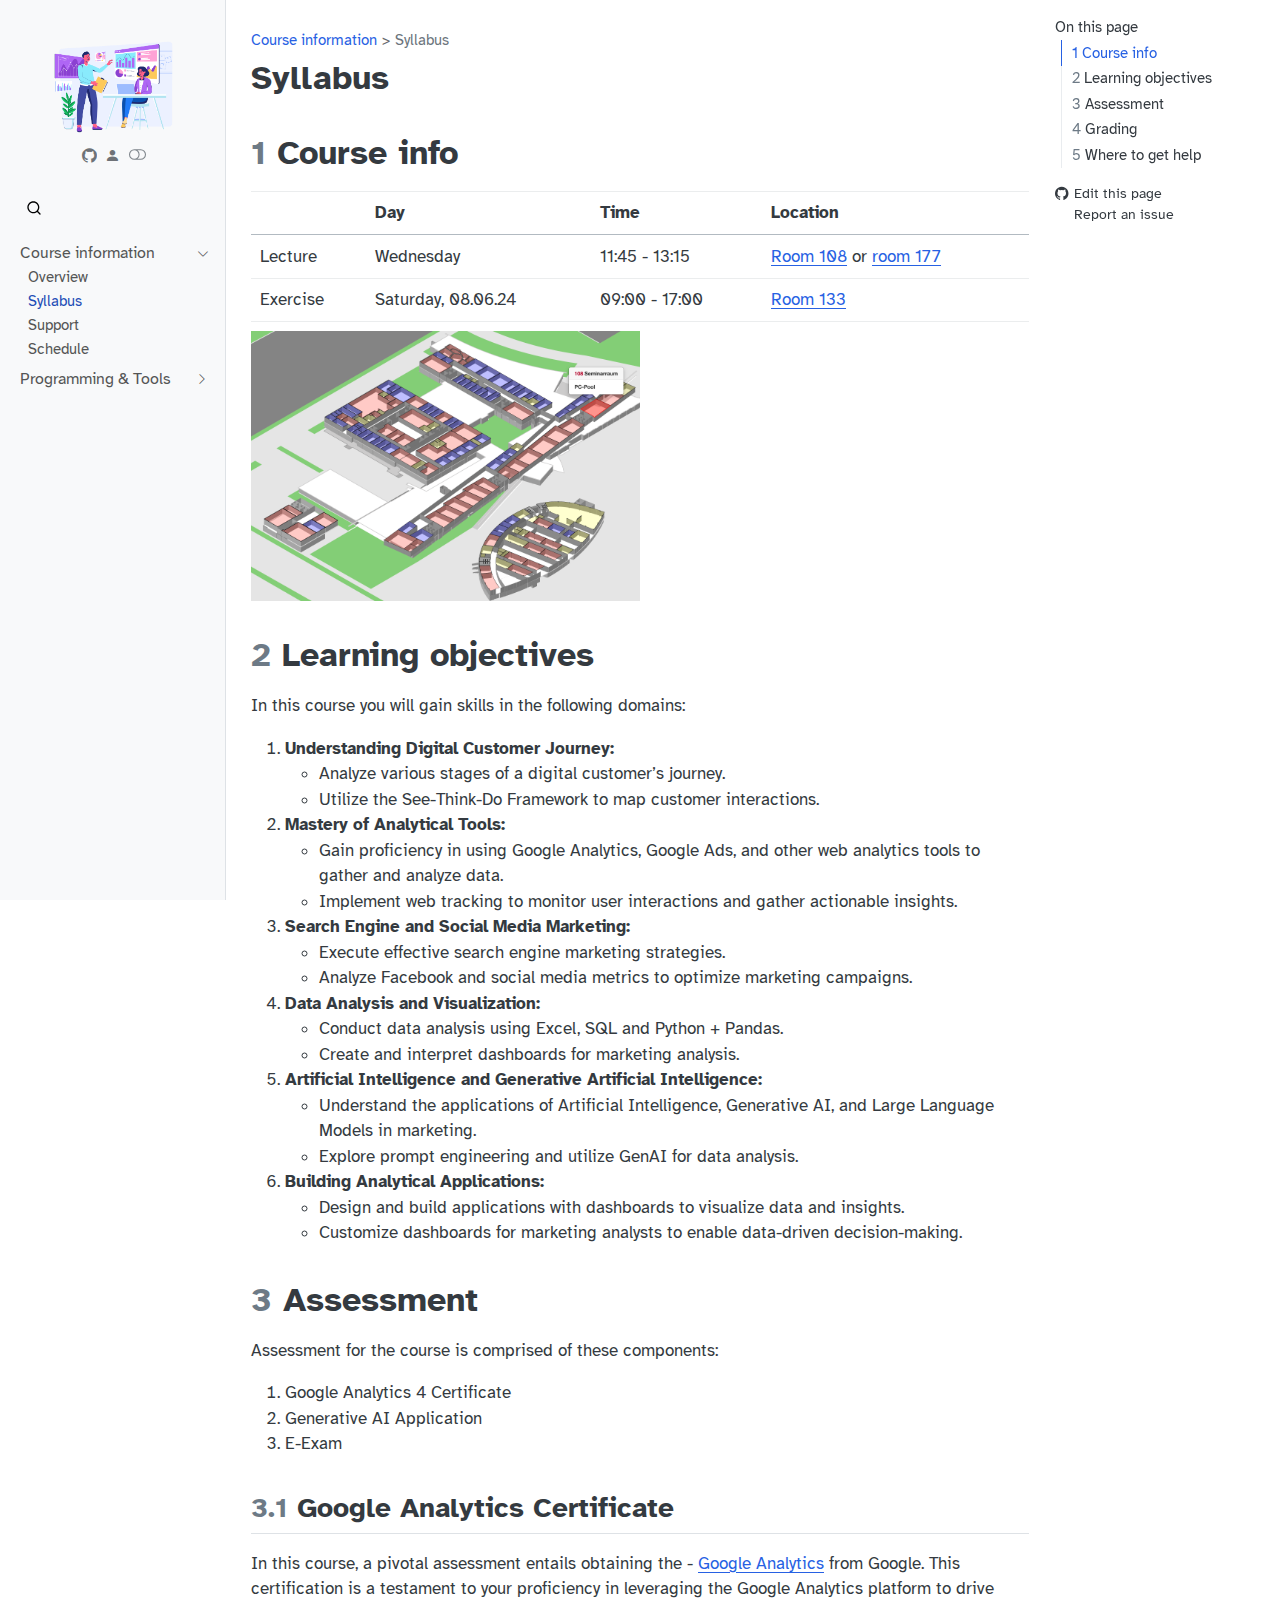
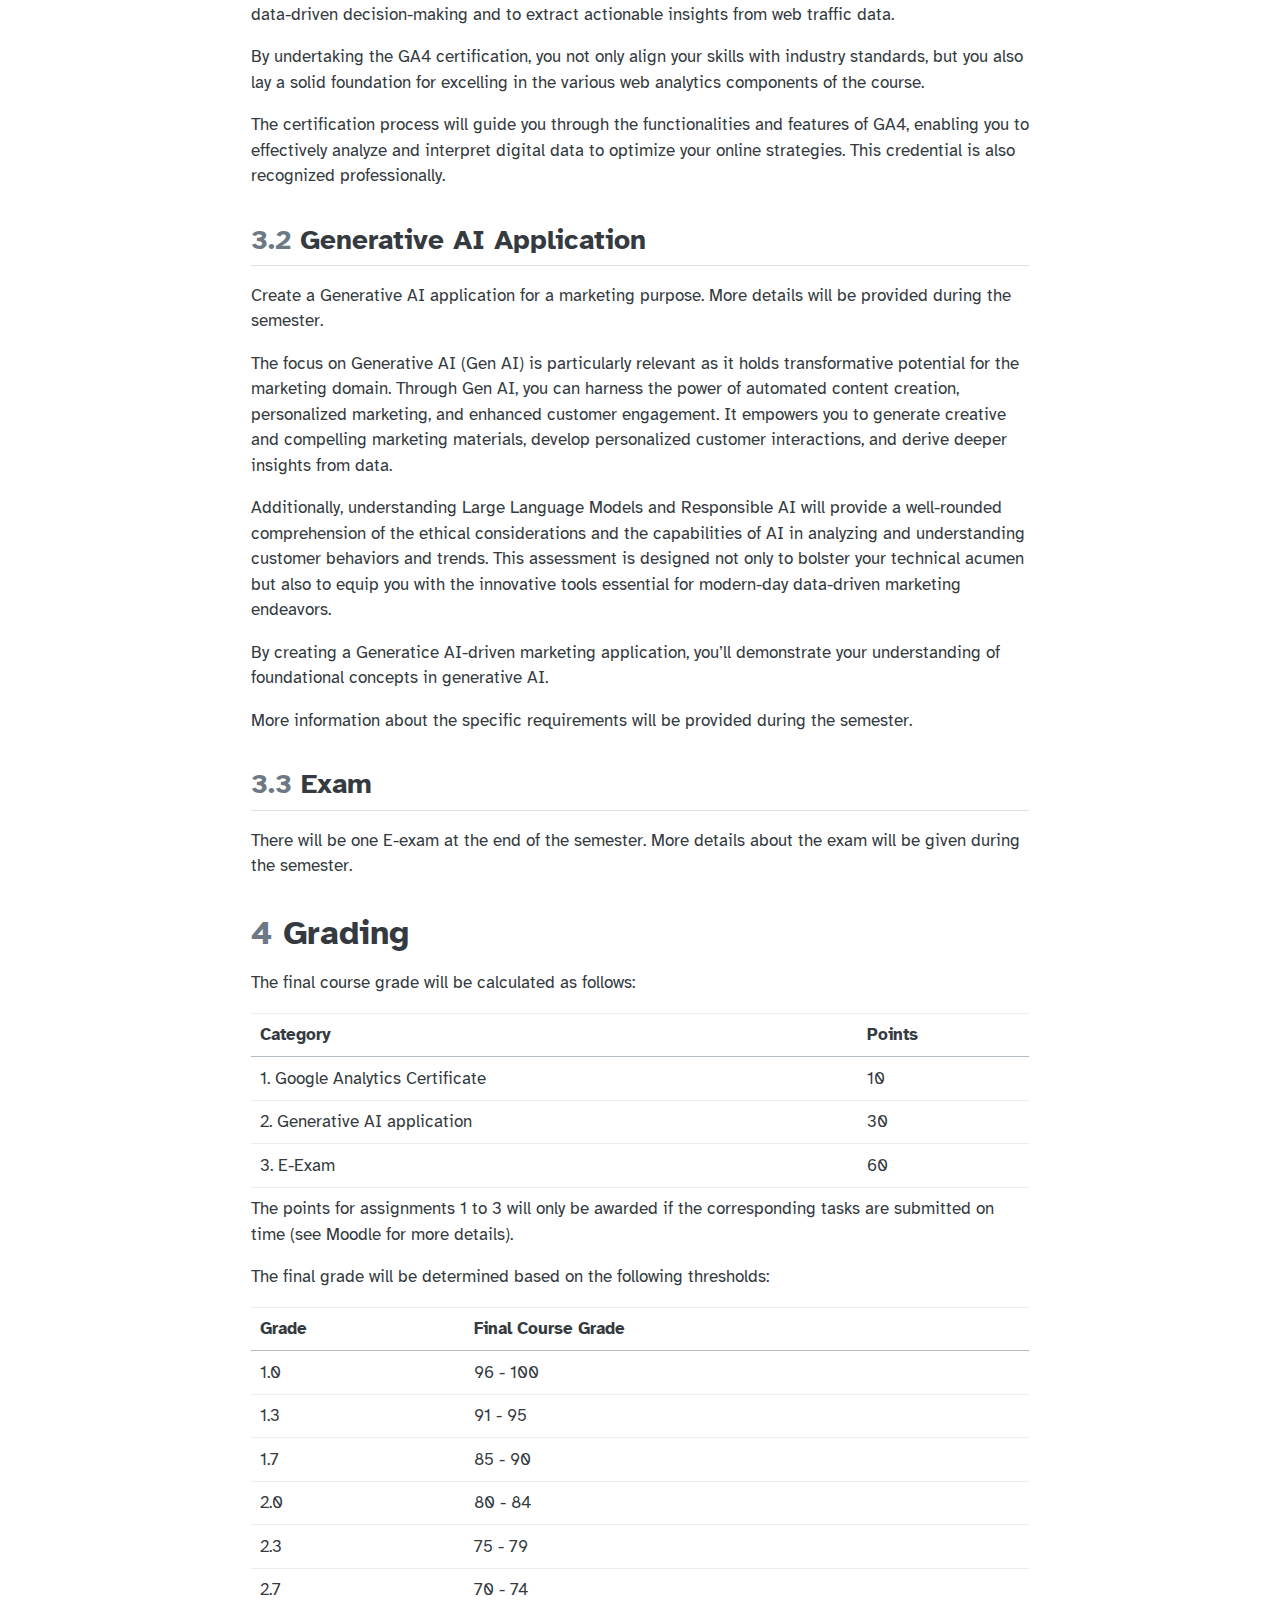
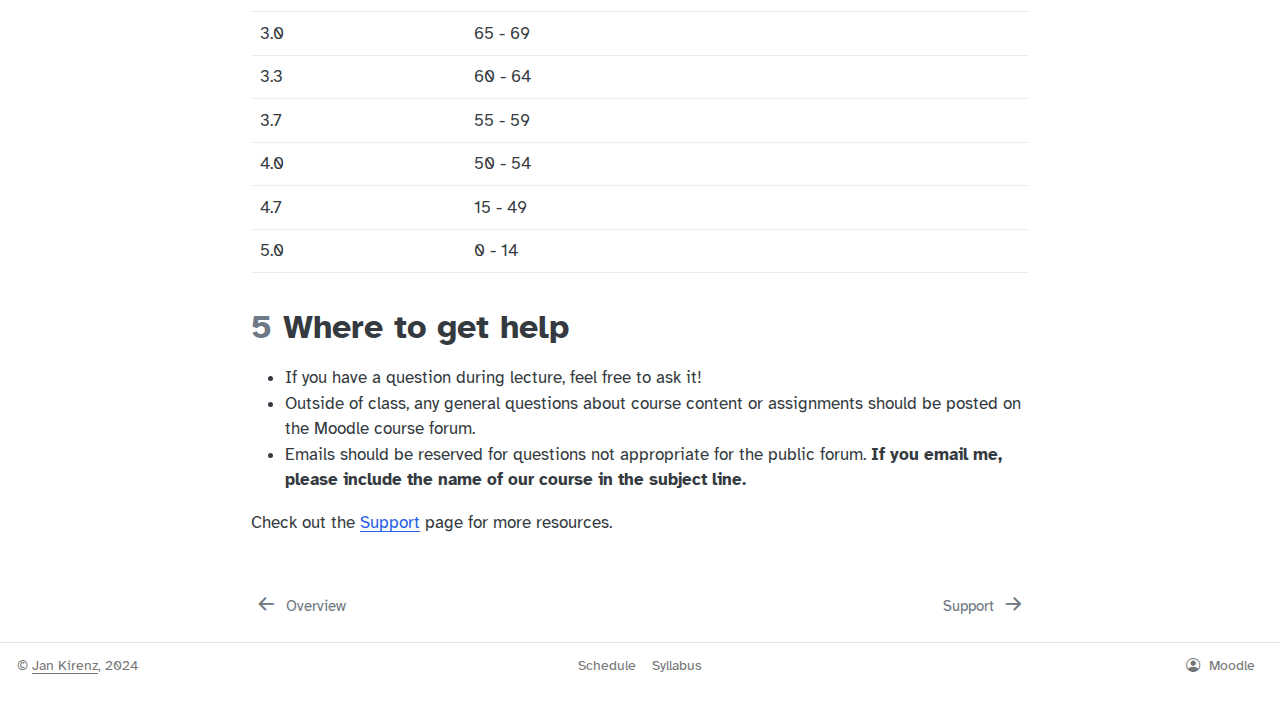
<file: course-syllabus.html>
<!DOCTYPE html>
<html xmlns="http://www.w3.org/1999/xhtml" lang="en" xml:lang="en"><head>

<meta charset="utf-8">
<meta name="generator" content="quarto-1.4.555">

<meta name="viewport" content="width=device-width, initial-scale=1.0, user-scalable=yes">


<title>Big Data and Web Analytics - Syllabus</title>
<style>
code{white-space: pre-wrap;}
span.smallcaps{font-variant: small-caps;}
div.columns{display: flex; gap: min(4vw, 1.5em);}
div.column{flex: auto; overflow-x: auto;}
div.hanging-indent{margin-left: 1.5em; text-indent: -1.5em;}
ul.task-list{list-style: none;}
ul.task-list li input[type="checkbox"] {
  width: 0.8em;
  margin: 0 0.8em 0.2em -1em; /* quarto-specific, see https://github.com/quarto-dev/quarto-cli/issues/4556 */ 
  vertical-align: middle;
}
</style>


<script src="site_libs/quarto-nav/quarto-nav.js"></script>
<script src="site_libs/clipboard/clipboard.min.js"></script>
<script src="site_libs/quarto-search/autocomplete.umd.js"></script>
<script src="site_libs/quarto-search/fuse.min.js"></script>
<script src="site_libs/quarto-search/quarto-search.js"></script>
<meta name="quarto:offset" content="./">
<link href="./course-support.html" rel="next">
<link href="./course-overview.html" rel="prev">
<link href=".//images/logo.png" rel="icon" type="image/png">
<script src="site_libs/quarto-html/quarto.js"></script>
<script src="site_libs/quarto-html/popper.min.js"></script>
<script src="site_libs/quarto-html/tippy.umd.min.js"></script>
<script src="site_libs/quarto-html/anchor.min.js"></script>
<link href="site_libs/quarto-html/tippy.css" rel="stylesheet">
<link href="site_libs/quarto-html/quarto-syntax-highlighting.css" rel="stylesheet" class="quarto-color-scheme" id="quarto-text-highlighting-styles">
<link href="site_libs/quarto-html/quarto-syntax-highlighting-dark.css" rel="prefetch" class="quarto-color-scheme quarto-color-alternate" id="quarto-text-highlighting-styles">
<script src="site_libs/bootstrap/bootstrap.min.js"></script>
<link href="site_libs/bootstrap/bootstrap-icons.css" rel="stylesheet">
<link href="site_libs/bootstrap/bootstrap.min.css" rel="stylesheet" class="quarto-color-scheme" id="quarto-bootstrap" data-mode="light">
<link href="site_libs/bootstrap/bootstrap-dark.min.css" rel="prefetch" class="quarto-color-scheme quarto-color-alternate" id="quarto-bootstrap" data-mode="dark">
<script id="quarto-search-options" type="application/json">{
  "location": "sidebar",
  "copy-button": false,
  "collapse-after": 3,
  "panel-placement": "start",
  "type": "overlay",
  "limit": 50,
  "keyboard-shortcut": [
    "f",
    "/",
    "s"
  ],
  "language": {
    "search-no-results-text": "No results",
    "search-matching-documents-text": "matching documents",
    "search-copy-link-title": "Copy link to search",
    "search-hide-matches-text": "Hide additional matches",
    "search-more-match-text": "more match in this document",
    "search-more-matches-text": "more matches in this document",
    "search-clear-button-title": "Clear",
    "search-text-placeholder": "",
    "search-detached-cancel-button-title": "Cancel",
    "search-submit-button-title": "Submit",
    "search-label": "Search"
  }
}</script>


<meta property="og:title" content="Big Data and Web Analytics - Syllabus">
<meta property="og:description" content="Homepage for the course Big Data and Web Analytics at HdM Stuttgart, SS 2024.">
<meta property="og:image" content="https://om2-ss24.github.io/website//images/logo.png">
<meta property="og:site_name" content="Big Data and Web Analytics">
<meta property="og:image:height" content="1609">
<meta property="og:image:width" content="2417">
</head>

<body class="nav-sidebar docked">

<div id="quarto-search-results"></div>
  <header id="quarto-header" class="headroom fixed-top">
  <nav class="quarto-secondary-nav">
    <div class="container-fluid d-flex">
      <button type="button" class="quarto-btn-toggle btn" data-bs-toggle="collapse" data-bs-target=".quarto-sidebar-collapse-item" aria-controls="quarto-sidebar" aria-expanded="false" aria-label="Toggle sidebar navigation" onclick="if (window.quartoToggleHeadroom) { window.quartoToggleHeadroom(); }">
        <i class="bi bi-layout-text-sidebar-reverse"></i>
      </button>
        <nav class="quarto-page-breadcrumbs" aria-label="breadcrumb"><ol class="breadcrumb"><li class="breadcrumb-item"><a href="./course-overview.html">Course information</a></li><li class="breadcrumb-item"><a href="./course-syllabus.html">Syllabus</a></li></ol></nav>
        <a class="flex-grow-1" role="button" data-bs-toggle="collapse" data-bs-target=".quarto-sidebar-collapse-item" aria-controls="quarto-sidebar" aria-expanded="false" aria-label="Toggle sidebar navigation" onclick="if (window.quartoToggleHeadroom) { window.quartoToggleHeadroom(); }">      
        </a>
      <button type="button" class="btn quarto-search-button" aria-label="" onclick="window.quartoOpenSearch();">
        <i class="bi bi-search"></i>
      </button>
    </div>
  </nav>
</header>
<!-- content -->
<div id="quarto-content" class="quarto-container page-columns page-rows-contents page-layout-article">
<!-- sidebar -->
  <nav id="quarto-sidebar" class="sidebar collapse collapse-horizontal quarto-sidebar-collapse-item sidebar-navigation docked overflow-auto">
    <div class="pt-lg-2 mt-2 text-center sidebar-header">
      <a href="./index.html" class="sidebar-logo-link">
      <img src="./images/logo.png" alt="" class="sidebar-logo py-0 d-lg-inline d-none">
      </a>
      <div class="sidebar-tools-main tools-wide">
    <a href="https://github.com/om2-ss24" title="GitHub organization" class="quarto-navigation-tool px-1" aria-label="GitHub organization"><i class="bi bi-github"></i></a>
    <a href="https://moodle.hdm-stuttgart.de/login/index.php" title="Moodle" class="quarto-navigation-tool px-1" aria-label="Moodle"><i class="bi bi-person-fill"></i></a>
  <a href="" class="quarto-color-scheme-toggle quarto-navigation-tool  px-1" onclick="window.quartoToggleColorScheme(); return false;" title="Toggle dark mode"><i class="bi"></i></a>
</div>
      </div>
        <div class="mt-2 flex-shrink-0 align-items-center">
        <div class="sidebar-search">
        <div id="quarto-search" class="" title="Search"></div>
        </div>
        </div>
    <div class="sidebar-menu-container"> 
    <ul class="list-unstyled mt-1">
        <li class="sidebar-item sidebar-item-section">
      <div class="sidebar-item-container"> 
            <a class="sidebar-item-text sidebar-link text-start" data-bs-toggle="collapse" data-bs-target="#quarto-sidebar-section-1" aria-expanded="true">
 <span class="menu-text">Course information</span></a>
          <a class="sidebar-item-toggle text-start" data-bs-toggle="collapse" data-bs-target="#quarto-sidebar-section-1" aria-expanded="true" aria-label="Toggle section">
            <i class="bi bi-chevron-right ms-2"></i>
          </a> 
      </div>
      <ul id="quarto-sidebar-section-1" class="collapse list-unstyled sidebar-section depth1 show">  
          <li class="sidebar-item">
  <div class="sidebar-item-container"> 
  <a href="./course-overview.html" class="sidebar-item-text sidebar-link">
 <span class="menu-text">Overview</span></a>
  </div>
</li>
          <li class="sidebar-item">
  <div class="sidebar-item-container"> 
  <a href="./course-syllabus.html" class="sidebar-item-text sidebar-link active">
 <span class="menu-text">Syllabus</span></a>
  </div>
</li>
          <li class="sidebar-item">
  <div class="sidebar-item-container"> 
  <a href="./course-support.html" class="sidebar-item-text sidebar-link">
 <span class="menu-text">Support</span></a>
  </div>
</li>
          <li class="sidebar-item">
  <div class="sidebar-item-container"> 
  <a href="./index.html" class="sidebar-item-text sidebar-link">
 <span class="menu-text">Schedule</span></a>
  </div>
</li>
      </ul>
  </li>
        <li class="sidebar-item sidebar-item-section">
      <div class="sidebar-item-container"> 
            <a class="sidebar-item-text sidebar-link text-start collapsed" data-bs-toggle="collapse" data-bs-target="#quarto-sidebar-section-2" aria-expanded="false">
 <span class="menu-text">Programming &amp; Tools</span></a>
          <a class="sidebar-item-toggle text-start collapsed" data-bs-toggle="collapse" data-bs-target="#quarto-sidebar-section-2" aria-expanded="false" aria-label="Toggle section">
            <i class="bi bi-chevron-right ms-2"></i>
          </a> 
      </div>
      <ul id="quarto-sidebar-section-2" class="collapse list-unstyled sidebar-section depth1 ">  
          <li class="sidebar-item">
  <div class="sidebar-item-container"> 
  <a href="./programming-requirements.html" class="sidebar-item-text sidebar-link">
 <span class="menu-text">Requirements</span></a>
  </div>
</li>
          <li class="sidebar-item">
  <div class="sidebar-item-container"> 
  <a href="./anaconda-environment.html" class="sidebar-item-text sidebar-link">
 <span class="menu-text">Environment Gen AI</span></a>
  </div>
</li>
      </ul>
  </li>
    </ul>
    </div>
</nav>
<div id="quarto-sidebar-glass" class="quarto-sidebar-collapse-item" data-bs-toggle="collapse" data-bs-target=".quarto-sidebar-collapse-item"></div>
<!-- margin-sidebar -->
    <div id="quarto-margin-sidebar" class="sidebar margin-sidebar">
        <nav id="TOC" role="doc-toc" class="toc-active">
    <h2 id="toc-title">On this page</h2>
   
  <ul>
  <li><a href="#course-info" id="toc-course-info" class="nav-link active" data-scroll-target="#course-info"><span class="header-section-number">1</span> Course info</a></li>
  <li><a href="#learning-objectives" id="toc-learning-objectives" class="nav-link" data-scroll-target="#learning-objectives"><span class="header-section-number">2</span> Learning objectives</a></li>
  <li><a href="#assessment" id="toc-assessment" class="nav-link" data-scroll-target="#assessment"><span class="header-section-number">3</span> Assessment</a>
  <ul class="collapse">
  <li><a href="#google-analytics-certificate" id="toc-google-analytics-certificate" class="nav-link" data-scroll-target="#google-analytics-certificate"><span class="header-section-number">3.1</span> Google Analytics Certificate</a></li>
  <li><a href="#generative-ai-application" id="toc-generative-ai-application" class="nav-link" data-scroll-target="#generative-ai-application"><span class="header-section-number">3.2</span> Generative AI Application</a></li>
  <li><a href="#sec-exams" id="toc-sec-exams" class="nav-link" data-scroll-target="#sec-exams"><span class="header-section-number">3.3</span> Exam</a></li>
  </ul></li>
  <li><a href="#grading" id="toc-grading" class="nav-link" data-scroll-target="#grading"><span class="header-section-number">4</span> Grading</a></li>
  <li><a href="#where-to-get-help" id="toc-where-to-get-help" class="nav-link" data-scroll-target="#where-to-get-help"><span class="header-section-number">5</span> Where to get help</a></li>
  </ul>
<div class="toc-actions"><ul><li><a href="https://github.com/om2-ss24/website/edit/main/course-syllabus.qmd" class="toc-action"><i class="bi bi-github"></i>Edit this page</a></li><li><a href="https://github.com/om2-ss24/website/issues/new" class="toc-action"><i class="bi empty"></i>Report an issue</a></li></ul></div></nav>
    </div>
<!-- main -->
<main class="content" id="quarto-document-content">

<header id="title-block-header" class="quarto-title-block default"><nav class="quarto-page-breadcrumbs quarto-title-breadcrumbs d-none d-lg-block" aria-label="breadcrumb"><ol class="breadcrumb"><li class="breadcrumb-item"><a href="./course-overview.html">Course information</a></li><li class="breadcrumb-item"><a href="./course-syllabus.html">Syllabus</a></li></ol></nav>
<div class="quarto-title">
<h1 class="title">Syllabus</h1>
</div>



<div class="quarto-title-meta">

    
  
    
  </div>
  


</header>


<section id="course-info" class="level1" data-number="1">
<h1 data-number="1"><span class="header-section-number">1</span> Course info</h1>
<table class="caption-top table">
<thead>
<tr class="header">
<th></th>
<th>Day</th>
<th>Time</th>
<th>Location</th>
</tr>
</thead>
<tbody>
<tr class="odd">
<td>Lecture</td>
<td>Wednesday</td>
<td>11:45 - 13:15</td>
<td><a href="https://horst.hdm-stuttgart.de/108">Room 108</a> or <a href="https://horst.hdm-stuttgart.de/177">room 177</a></td>
</tr>
<tr class="even">
<td>Exercise</td>
<td>Saturday, 08.06.24</td>
<td>09:00 - 17:00</td>
<td><a href="https://horst.hdm-stuttgart.de/133">Room 133</a></td>
</tr>
</tbody>
</table>
<p><img src="images/room-108.png" class="img-fluid" style="width:50.0%"></p>
</section>
<section id="learning-objectives" class="level1" data-number="2">
<h1 data-number="2"><span class="header-section-number">2</span> Learning objectives</h1>
<p>In this course you will gain skills in the following domains:</p>
<ol type="1">
<li><strong>Understanding Digital Customer Journey:</strong>
<ul>
<li>Analyze various stages of a digital customer’s journey.</li>
<li>Utilize the See-Think-Do Framework to map customer interactions.</li>
</ul></li>
<li><strong>Mastery of Analytical Tools:</strong>
<ul>
<li>Gain proficiency in using Google Analytics, Google Ads, and other web analytics tools to gather and analyze data.</li>
<li>Implement web tracking to monitor user interactions and gather actionable insights.</li>
</ul></li>
<li><strong>Search Engine and Social Media Marketing:</strong>
<ul>
<li>Execute effective search engine marketing strategies.</li>
<li>Analyze Facebook and social media metrics to optimize marketing campaigns.</li>
</ul></li>
<li><strong>Data Analysis and Visualization:</strong>
<ul>
<li>Conduct data analysis using Excel, SQL and Python + Pandas.</li>
<li>Create and interpret dashboards for marketing analysis.</li>
</ul></li>
<li><strong>Artificial Intelligence and Generative Artificial Intelligence:</strong>
<ul>
<li>Understand the applications of Artificial Intelligence, Generative AI, and Large Language Models in marketing.</li>
<li>Explore prompt engineering and utilize GenAI for data analysis.</li>
</ul></li>
<li><strong>Building Analytical Applications:</strong>
<ul>
<li>Design and build applications with dashboards to visualize data and insights.</li>
<li>Customize dashboards for marketing analysts to enable data-driven decision-making.</li>
</ul></li>
</ol>
</section>
<section id="assessment" class="level1" data-number="3">
<h1 data-number="3"><span class="header-section-number">3</span> Assessment</h1>
<p>Assessment for the course is comprised of these components:</p>
<ol type="1">
<li>Google Analytics 4 Certificate</li>
<li>Generative AI Application</li>
<li>E-Exam</li>
</ol>
<section id="google-analytics-certificate" class="level2" data-number="3.1">
<h2 data-number="3.1" class="anchored" data-anchor-id="google-analytics-certificate"><span class="header-section-number">3.1</span> Google Analytics Certificate</h2>
<p>In this course, a pivotal assessment entails obtaining the - <a href="https://skillshop.docebosaas.com/learn/courses/14810/google-analytics-certification">Google Analytics</a> from Google. This certification is a testament to your proficiency in leveraging the Google Analytics platform to drive data-driven decision-making and to extract actionable insights from web traffic data.</p>
<p>By undertaking the GA4 certification, you not only align your skills with industry standards, but you also lay a solid foundation for excelling in the various web analytics components of the course.</p>
<p>The certification process will guide you through the functionalities and features of GA4, enabling you to effectively analyze and interpret digital data to optimize your online strategies. This credential is also recognized professionally.</p>
</section>
<section id="generative-ai-application" class="level2" data-number="3.2">
<h2 data-number="3.2" class="anchored" data-anchor-id="generative-ai-application"><span class="header-section-number">3.2</span> Generative AI Application</h2>
<p>Create a Generative AI application for a marketing purpose. More details will be provided during the semester.</p>
<p>The focus on Generative AI (Gen AI) is particularly relevant as it holds transformative potential for the marketing domain. Through Gen AI, you can harness the power of automated content creation, personalized marketing, and enhanced customer engagement. It empowers you to generate creative and compelling marketing materials, develop personalized customer interactions, and derive deeper insights from data.</p>
<p>Additionally, understanding Large Language Models and Responsible AI will provide a well-rounded comprehension of the ethical considerations and the capabilities of AI in analyzing and understanding customer behaviors and trends. This assessment is designed not only to bolster your technical acumen but also to equip you with the innovative tools essential for modern-day data-driven marketing endeavors.</p>
<p>By creating a Generatice AI-driven marketing application, you’ll demonstrate your understanding of foundational concepts in generative AI.</p>
<p>More information about the specific requirements will be provided during the semester.</p>
</section>
<section id="sec-exams" class="level2" data-number="3.3">
<h2 data-number="3.3" class="anchored" data-anchor-id="sec-exams"><span class="header-section-number">3.3</span> Exam</h2>
<p>There will be one E-exam at the end of the semester. More details about the exam will be given during the semester.</p>
</section>
</section>
<section id="grading" class="level1" data-number="4">
<h1 data-number="4"><span class="header-section-number">4</span> Grading</h1>
<p>The final course grade will be calculated as follows:</p>
<table class="caption-top table">
<thead>
<tr class="header">
<th>Category</th>
<th>Points</th>
</tr>
</thead>
<tbody>
<tr class="odd">
<td>1. Google Analytics Certificate</td>
<td>10</td>
</tr>
<tr class="even">
<td>2. Generative AI application</td>
<td>30</td>
</tr>
<tr class="odd">
<td>3. E-Exam</td>
<td>60</td>
</tr>
</tbody>
</table>
<p>The points for assignments 1 to 3 will only be awarded if the corresponding tasks are submitted on time (see Moodle for more details).</p>
<p>The final grade will be determined based on the following thresholds:</p>
<table class="caption-top table">
<thead>
<tr class="header">
<th>Grade</th>
<th>Final Course Grade</th>
</tr>
</thead>
<tbody>
<tr class="odd">
<td>1.0</td>
<td>96 - 100</td>
</tr>
<tr class="even">
<td>1.3</td>
<td>91 - 95</td>
</tr>
<tr class="odd">
<td>1.7</td>
<td>85 - 90</td>
</tr>
<tr class="even">
<td>2.0</td>
<td>80 - 84</td>
</tr>
<tr class="odd">
<td>2.3</td>
<td>75 - 79</td>
</tr>
<tr class="even">
<td>2.7</td>
<td>70 - 74</td>
</tr>
<tr class="odd">
<td>3.0</td>
<td>65 - 69</td>
</tr>
<tr class="even">
<td>3.3</td>
<td>60 - 64</td>
</tr>
<tr class="odd">
<td>3.7</td>
<td>55 - 59</td>
</tr>
<tr class="even">
<td>4.0</td>
<td>50 - 54</td>
</tr>
<tr class="odd">
<td>4.7</td>
<td>15 - 49</td>
</tr>
<tr class="even">
<td>5.0</td>
<td>0 - 14</td>
</tr>
</tbody>
</table>
</section>
<section id="where-to-get-help" class="level1" data-number="5">
<h1 data-number="5"><span class="header-section-number">5</span> Where to get help</h1>
<ul>
<li>If you have a question during lecture, feel free to ask it!</li>
<li>Outside of class, any general questions about course content or assignments should be posted on the Moodle course forum.</li>
<li>Emails should be reserved for questions not appropriate for the public forum. <strong>If you email me, please include the name of our course in the subject line.</strong></li>
</ul>
<p>Check out the <a href="./course-support.html">Support</a> page for more resources.</p>


</section>

</main> <!-- /main -->
<script id="quarto-html-after-body" type="application/javascript">
window.document.addEventListener("DOMContentLoaded", function (event) {
  const toggleBodyColorMode = (bsSheetEl) => {
    const mode = bsSheetEl.getAttribute("data-mode");
    const bodyEl = window.document.querySelector("body");
    if (mode === "dark") {
      bodyEl.classList.add("quarto-dark");
      bodyEl.classList.remove("quarto-light");
    } else {
      bodyEl.classList.add("quarto-light");
      bodyEl.classList.remove("quarto-dark");
    }
  }
  const toggleBodyColorPrimary = () => {
    const bsSheetEl = window.document.querySelector("link#quarto-bootstrap");
    if (bsSheetEl) {
      toggleBodyColorMode(bsSheetEl);
    }
  }
  toggleBodyColorPrimary();  
  const disableStylesheet = (stylesheets) => {
    for (let i=0; i < stylesheets.length; i++) {
      const stylesheet = stylesheets[i];
      stylesheet.rel = 'prefetch';
    }
  }
  const enableStylesheet = (stylesheets) => {
    for (let i=0; i < stylesheets.length; i++) {
      const stylesheet = stylesheets[i];
      stylesheet.rel = 'stylesheet';
    }
  }
  const manageTransitions = (selector, allowTransitions) => {
    const els = window.document.querySelectorAll(selector);
    for (let i=0; i < els.length; i++) {
      const el = els[i];
      if (allowTransitions) {
        el.classList.remove('notransition');
      } else {
        el.classList.add('notransition');
      }
    }
  }
  const toggleGiscusIfUsed = (isAlternate, darkModeDefault) => {
    const baseTheme = document.querySelector('#giscus-base-theme')?.value ?? 'light';
    const alternateTheme = document.querySelector('#giscus-alt-theme')?.value ?? 'dark';
    let newTheme = '';
    if(darkModeDefault) {
      newTheme = isAlternate ? baseTheme : alternateTheme;
    } else {
      newTheme = isAlternate ? alternateTheme : baseTheme;
    }
    const changeGiscusTheme = () => {
      // From: https://github.com/giscus/giscus/issues/336
      const sendMessage = (message) => {
        const iframe = document.querySelector('iframe.giscus-frame');
        if (!iframe) return;
        iframe.contentWindow.postMessage({ giscus: message }, 'https://giscus.app');
      }
      sendMessage({
        setConfig: {
          theme: newTheme
        }
      });
    }
    const isGiscussLoaded = window.document.querySelector('iframe.giscus-frame') !== null;
    if (isGiscussLoaded) {
      changeGiscusTheme();
    }
  }
  const toggleColorMode = (alternate) => {
    // Switch the stylesheets
    const alternateStylesheets = window.document.querySelectorAll('link.quarto-color-scheme.quarto-color-alternate');
    manageTransitions('#quarto-margin-sidebar .nav-link', false);
    if (alternate) {
      enableStylesheet(alternateStylesheets);
      for (const sheetNode of alternateStylesheets) {
        if (sheetNode.id === "quarto-bootstrap") {
          toggleBodyColorMode(sheetNode);
        }
      }
    } else {
      disableStylesheet(alternateStylesheets);
      toggleBodyColorPrimary();
    }
    manageTransitions('#quarto-margin-sidebar .nav-link', true);
    // Switch the toggles
    const toggles = window.document.querySelectorAll('.quarto-color-scheme-toggle');
    for (let i=0; i < toggles.length; i++) {
      const toggle = toggles[i];
      if (toggle) {
        if (alternate) {
          toggle.classList.add("alternate");     
        } else {
          toggle.classList.remove("alternate");
        }
      }
    }
    // Hack to workaround the fact that safari doesn't
    // properly recolor the scrollbar when toggling (#1455)
    if (navigator.userAgent.indexOf('Safari') > 0 && navigator.userAgent.indexOf('Chrome') == -1) {
      manageTransitions("body", false);
      window.scrollTo(0, 1);
      setTimeout(() => {
        window.scrollTo(0, 0);
        manageTransitions("body", true);
      }, 40);  
    }
  }
  const isFileUrl = () => { 
    return window.location.protocol === 'file:';
  }
  const hasAlternateSentinel = () => {  
    let styleSentinel = getColorSchemeSentinel();
    if (styleSentinel !== null) {
      return styleSentinel === "alternate";
    } else {
      return false;
    }
  }
  const setStyleSentinel = (alternate) => {
    const value = alternate ? "alternate" : "default";
    if (!isFileUrl()) {
      window.localStorage.setItem("quarto-color-scheme", value);
    } else {
      localAlternateSentinel = value;
    }
  }
  const getColorSchemeSentinel = () => {
    if (!isFileUrl()) {
      const storageValue = window.localStorage.getItem("quarto-color-scheme");
      return storageValue != null ? storageValue : localAlternateSentinel;
    } else {
      return localAlternateSentinel;
    }
  }
  const darkModeDefault = false;
  let localAlternateSentinel = darkModeDefault ? 'alternate' : 'default';
  // Dark / light mode switch
  window.quartoToggleColorScheme = () => {
    // Read the current dark / light value 
    let toAlternate = !hasAlternateSentinel();
    toggleColorMode(toAlternate);
    setStyleSentinel(toAlternate);
    toggleGiscusIfUsed(toAlternate, darkModeDefault);
  };
  // Ensure there is a toggle, if there isn't float one in the top right
  if (window.document.querySelector('.quarto-color-scheme-toggle') === null) {
    const a = window.document.createElement('a');
    a.classList.add('top-right');
    a.classList.add('quarto-color-scheme-toggle');
    a.href = "";
    a.onclick = function() { try { window.quartoToggleColorScheme(); } catch {} return false; };
    const i = window.document.createElement("i");
    i.classList.add('bi');
    a.appendChild(i);
    window.document.body.appendChild(a);
  }
  // Switch to dark mode if need be
  if (hasAlternateSentinel()) {
    toggleColorMode(true);
  } else {
    toggleColorMode(false);
  }
  const icon = "";
  const anchorJS = new window.AnchorJS();
  anchorJS.options = {
    placement: 'right',
    icon: icon
  };
  anchorJS.add('.anchored');
  const isCodeAnnotation = (el) => {
    for (const clz of el.classList) {
      if (clz.startsWith('code-annotation-')) {                     
        return true;
      }
    }
    return false;
  }
  const clipboard = new window.ClipboardJS('.code-copy-button', {
    text: function(trigger) {
      const codeEl = trigger.previousElementSibling.cloneNode(true);
      for (const childEl of codeEl.children) {
        if (isCodeAnnotation(childEl)) {
          childEl.remove();
        }
      }
      return codeEl.innerText;
    }
  });
  clipboard.on('success', function(e) {
    // button target
    const button = e.trigger;
    // don't keep focus
    button.blur();
    // flash "checked"
    button.classList.add('code-copy-button-checked');
    var currentTitle = button.getAttribute("title");
    button.setAttribute("title", "Copied!");
    let tooltip;
    if (window.bootstrap) {
      button.setAttribute("data-bs-toggle", "tooltip");
      button.setAttribute("data-bs-placement", "left");
      button.setAttribute("data-bs-title", "Copied!");
      tooltip = new bootstrap.Tooltip(button, 
        { trigger: "manual", 
          customClass: "code-copy-button-tooltip",
          offset: [0, -8]});
      tooltip.show();    
    }
    setTimeout(function() {
      if (tooltip) {
        tooltip.hide();
        button.removeAttribute("data-bs-title");
        button.removeAttribute("data-bs-toggle");
        button.removeAttribute("data-bs-placement");
      }
      button.setAttribute("title", currentTitle);
      button.classList.remove('code-copy-button-checked');
    }, 1000);
    // clear code selection
    e.clearSelection();
  });
    var localhostRegex = new RegExp(/^(?:http|https):\/\/localhost\:?[0-9]*\//);
    var mailtoRegex = new RegExp(/^mailto:/);
      var filterRegex = new RegExp("https:\/\/om2-ss24\.github\.io\/website\/");
    var isInternal = (href) => {
        return filterRegex.test(href) || localhostRegex.test(href) || mailtoRegex.test(href);
    }
    // Inspect non-navigation links and adorn them if external
 	var links = window.document.querySelectorAll('a[href]:not(.nav-link):not(.navbar-brand):not(.toc-action):not(.sidebar-link):not(.sidebar-item-toggle):not(.pagination-link):not(.no-external):not([aria-hidden]):not(.dropdown-item):not(.quarto-navigation-tool)');
    for (var i=0; i<links.length; i++) {
      const link = links[i];
      if (!isInternal(link.href)) {
        // undo the damage that might have been done by quarto-nav.js in the case of
        // links that we want to consider external
        if (link.dataset.originalHref !== undefined) {
          link.href = link.dataset.originalHref;
        }
      }
    }
  function tippyHover(el, contentFn, onTriggerFn, onUntriggerFn) {
    const config = {
      allowHTML: true,
      maxWidth: 500,
      delay: 100,
      arrow: false,
      appendTo: function(el) {
          return el.parentElement;
      },
      interactive: true,
      interactiveBorder: 10,
      theme: 'quarto',
      placement: 'bottom-start',
    };
    if (contentFn) {
      config.content = contentFn;
    }
    if (onTriggerFn) {
      config.onTrigger = onTriggerFn;
    }
    if (onUntriggerFn) {
      config.onUntrigger = onUntriggerFn;
    }
    window.tippy(el, config); 
  }
  const noterefs = window.document.querySelectorAll('a[role="doc-noteref"]');
  for (var i=0; i<noterefs.length; i++) {
    const ref = noterefs[i];
    tippyHover(ref, function() {
      // use id or data attribute instead here
      let href = ref.getAttribute('data-footnote-href') || ref.getAttribute('href');
      try { href = new URL(href).hash; } catch {}
      const id = href.replace(/^#\/?/, "");
      const note = window.document.getElementById(id);
      if (note) {
        return note.innerHTML;
      } else {
        return "";
      }
    });
  }
  const xrefs = window.document.querySelectorAll('a.quarto-xref');
  const processXRef = (id, note) => {
    // Strip column container classes
    const stripColumnClz = (el) => {
      el.classList.remove("page-full", "page-columns");
      if (el.children) {
        for (const child of el.children) {
          stripColumnClz(child);
        }
      }
    }
    stripColumnClz(note)
    if (id === null || id.startsWith('sec-')) {
      // Special case sections, only their first couple elements
      const container = document.createElement("div");
      if (note.children && note.children.length > 2) {
        container.appendChild(note.children[0].cloneNode(true));
        for (let i = 1; i < note.children.length; i++) {
          const child = note.children[i];
          if (child.tagName === "P" && child.innerText === "") {
            continue;
          } else {
            container.appendChild(child.cloneNode(true));
            break;
          }
        }
        if (window.Quarto?.typesetMath) {
          window.Quarto.typesetMath(container);
        }
        return container.innerHTML
      } else {
        if (window.Quarto?.typesetMath) {
          window.Quarto.typesetMath(note);
        }
        return note.innerHTML;
      }
    } else {
      // Remove any anchor links if they are present
      const anchorLink = note.querySelector('a.anchorjs-link');
      if (anchorLink) {
        anchorLink.remove();
      }
      if (window.Quarto?.typesetMath) {
        window.Quarto.typesetMath(note);
      }
      // TODO in 1.5, we should make sure this works without a callout special case
      if (note.classList.contains("callout")) {
        return note.outerHTML;
      } else {
        return note.innerHTML;
      }
    }
  }
  for (var i=0; i<xrefs.length; i++) {
    const xref = xrefs[i];
    tippyHover(xref, undefined, function(instance) {
      instance.disable();
      let url = xref.getAttribute('href');
      let hash = undefined; 
      if (url.startsWith('#')) {
        hash = url;
      } else {
        try { hash = new URL(url).hash; } catch {}
      }
      if (hash) {
        const id = hash.replace(/^#\/?/, "");
        const note = window.document.getElementById(id);
        if (note !== null) {
          try {
            const html = processXRef(id, note.cloneNode(true));
            instance.setContent(html);
          } finally {
            instance.enable();
            instance.show();
          }
        } else {
          // See if we can fetch this
          fetch(url.split('#')[0])
          .then(res => res.text())
          .then(html => {
            const parser = new DOMParser();
            const htmlDoc = parser.parseFromString(html, "text/html");
            const note = htmlDoc.getElementById(id);
            if (note !== null) {
              const html = processXRef(id, note);
              instance.setContent(html);
            } 
          }).finally(() => {
            instance.enable();
            instance.show();
          });
        }
      } else {
        // See if we can fetch a full url (with no hash to target)
        // This is a special case and we should probably do some content thinning / targeting
        fetch(url)
        .then(res => res.text())
        .then(html => {
          const parser = new DOMParser();
          const htmlDoc = parser.parseFromString(html, "text/html");
          const note = htmlDoc.querySelector('main.content');
          if (note !== null) {
            // This should only happen for chapter cross references
            // (since there is no id in the URL)
            // remove the first header
            if (note.children.length > 0 && note.children[0].tagName === "HEADER") {
              note.children[0].remove();
            }
            const html = processXRef(null, note);
            instance.setContent(html);
          } 
        }).finally(() => {
          instance.enable();
          instance.show();
        });
      }
    }, function(instance) {
    });
  }
      let selectedAnnoteEl;
      const selectorForAnnotation = ( cell, annotation) => {
        let cellAttr = 'data-code-cell="' + cell + '"';
        let lineAttr = 'data-code-annotation="' +  annotation + '"';
        const selector = 'span[' + cellAttr + '][' + lineAttr + ']';
        return selector;
      }
      const selectCodeLines = (annoteEl) => {
        const doc = window.document;
        const targetCell = annoteEl.getAttribute("data-target-cell");
        const targetAnnotation = annoteEl.getAttribute("data-target-annotation");
        const annoteSpan = window.document.querySelector(selectorForAnnotation(targetCell, targetAnnotation));
        const lines = annoteSpan.getAttribute("data-code-lines").split(",");
        const lineIds = lines.map((line) => {
          return targetCell + "-" + line;
        })
        let top = null;
        let height = null;
        let parent = null;
        if (lineIds.length > 0) {
            //compute the position of the single el (top and bottom and make a div)
            const el = window.document.getElementById(lineIds[0]);
            top = el.offsetTop;
            height = el.offsetHeight;
            parent = el.parentElement.parentElement;
          if (lineIds.length > 1) {
            const lastEl = window.document.getElementById(lineIds[lineIds.length - 1]);
            const bottom = lastEl.offsetTop + lastEl.offsetHeight;
            height = bottom - top;
          }
          if (top !== null && height !== null && parent !== null) {
            // cook up a div (if necessary) and position it 
            let div = window.document.getElementById("code-annotation-line-highlight");
            if (div === null) {
              div = window.document.createElement("div");
              div.setAttribute("id", "code-annotation-line-highlight");
              div.style.position = 'absolute';
              parent.appendChild(div);
            }
            div.style.top = top - 2 + "px";
            div.style.height = height + 4 + "px";
            div.style.left = 0;
            let gutterDiv = window.document.getElementById("code-annotation-line-highlight-gutter");
            if (gutterDiv === null) {
              gutterDiv = window.document.createElement("div");
              gutterDiv.setAttribute("id", "code-annotation-line-highlight-gutter");
              gutterDiv.style.position = 'absolute';
              const codeCell = window.document.getElementById(targetCell);
              const gutter = codeCell.querySelector('.code-annotation-gutter');
              gutter.appendChild(gutterDiv);
            }
            gutterDiv.style.top = top - 2 + "px";
            gutterDiv.style.height = height + 4 + "px";
          }
          selectedAnnoteEl = annoteEl;
        }
      };
      const unselectCodeLines = () => {
        const elementsIds = ["code-annotation-line-highlight", "code-annotation-line-highlight-gutter"];
        elementsIds.forEach((elId) => {
          const div = window.document.getElementById(elId);
          if (div) {
            div.remove();
          }
        });
        selectedAnnoteEl = undefined;
      };
        // Handle positioning of the toggle
    window.addEventListener(
      "resize",
      throttle(() => {
        elRect = undefined;
        if (selectedAnnoteEl) {
          selectCodeLines(selectedAnnoteEl);
        }
      }, 10)
    );
    function throttle(fn, ms) {
    let throttle = false;
    let timer;
      return (...args) => {
        if(!throttle) { // first call gets through
            fn.apply(this, args);
            throttle = true;
        } else { // all the others get throttled
            if(timer) clearTimeout(timer); // cancel #2
            timer = setTimeout(() => {
              fn.apply(this, args);
              timer = throttle = false;
            }, ms);
        }
      };
    }
      // Attach click handler to the DT
      const annoteDls = window.document.querySelectorAll('dt[data-target-cell]');
      for (const annoteDlNode of annoteDls) {
        annoteDlNode.addEventListener('click', (event) => {
          const clickedEl = event.target;
          if (clickedEl !== selectedAnnoteEl) {
            unselectCodeLines();
            const activeEl = window.document.querySelector('dt[data-target-cell].code-annotation-active');
            if (activeEl) {
              activeEl.classList.remove('code-annotation-active');
            }
            selectCodeLines(clickedEl);
            clickedEl.classList.add('code-annotation-active');
          } else {
            // Unselect the line
            unselectCodeLines();
            clickedEl.classList.remove('code-annotation-active');
          }
        });
      }
  const findCites = (el) => {
    const parentEl = el.parentElement;
    if (parentEl) {
      const cites = parentEl.dataset.cites;
      if (cites) {
        return {
          el,
          cites: cites.split(' ')
        };
      } else {
        return findCites(el.parentElement)
      }
    } else {
      return undefined;
    }
  };
  var bibliorefs = window.document.querySelectorAll('a[role="doc-biblioref"]');
  for (var i=0; i<bibliorefs.length; i++) {
    const ref = bibliorefs[i];
    const citeInfo = findCites(ref);
    if (citeInfo) {
      tippyHover(citeInfo.el, function() {
        var popup = window.document.createElement('div');
        citeInfo.cites.forEach(function(cite) {
          var citeDiv = window.document.createElement('div');
          citeDiv.classList.add('hanging-indent');
          citeDiv.classList.add('csl-entry');
          var biblioDiv = window.document.getElementById('ref-' + cite);
          if (biblioDiv) {
            citeDiv.innerHTML = biblioDiv.innerHTML;
          }
          popup.appendChild(citeDiv);
        });
        return popup.innerHTML;
      });
    }
  }
});
</script>
<nav class="page-navigation">
  <div class="nav-page nav-page-previous">
      <a href="./course-overview.html" class="pagination-link" aria-label="Overview">
        <i class="bi bi-arrow-left-short"></i> <span class="nav-page-text">Overview</span>
      </a>          
  </div>
  <div class="nav-page nav-page-next">
      <a href="./course-support.html" class="pagination-link" aria-label="Support">
        <span class="nav-page-text">Support</span> <i class="bi bi-arrow-right-short"></i>
      </a>
  </div>
</nav>
</div> <!-- /content -->
<footer class="footer">
  <div class="nav-footer">
    <div class="nav-footer-left">
<p>© <a href="https://www.kirenz.com/">Jan Kirenz</a>, 2024</p>
</div>   
    <div class="nav-footer-center">
      <ul class="footer-items list-unstyled">
    <li class="nav-item">
    <a class="nav-link active" href="./index.html" aria-current="page">
<p>Schedule</p>
</a>
  </li>  
    <li class="nav-item">
    <a class="nav-link" href="./course-syllabus.html">
<p>Syllabus</p>
</a>
  </li>  
</ul>
    <div class="toc-actions d-sm-block d-md-none"><ul><li><a href="https://github.com/om2-ss24/website/edit/main/course-syllabus.qmd" class="toc-action"><i class="bi bi-github"></i>Edit this page</a></li><li><a href="https://github.com/om2-ss24/website/issues/new" class="toc-action"><i class="bi empty"></i>Report an issue</a></li></ul></div></div>
    <div class="nav-footer-right">
      <ul class="footer-items list-unstyled">
    <li class="nav-item compact">
      <i class="bi bi-person-circle" role="img">
</i> 
  </li>  
    <li class="nav-item">
    <a class="nav-link" href="https://moodle.hdm-stuttgart.de/login/index.php">
<p>Moodle</p>
</a>
  </li>  
</ul>
    </div>
  </div>
</footer>




</body></html>
</file>
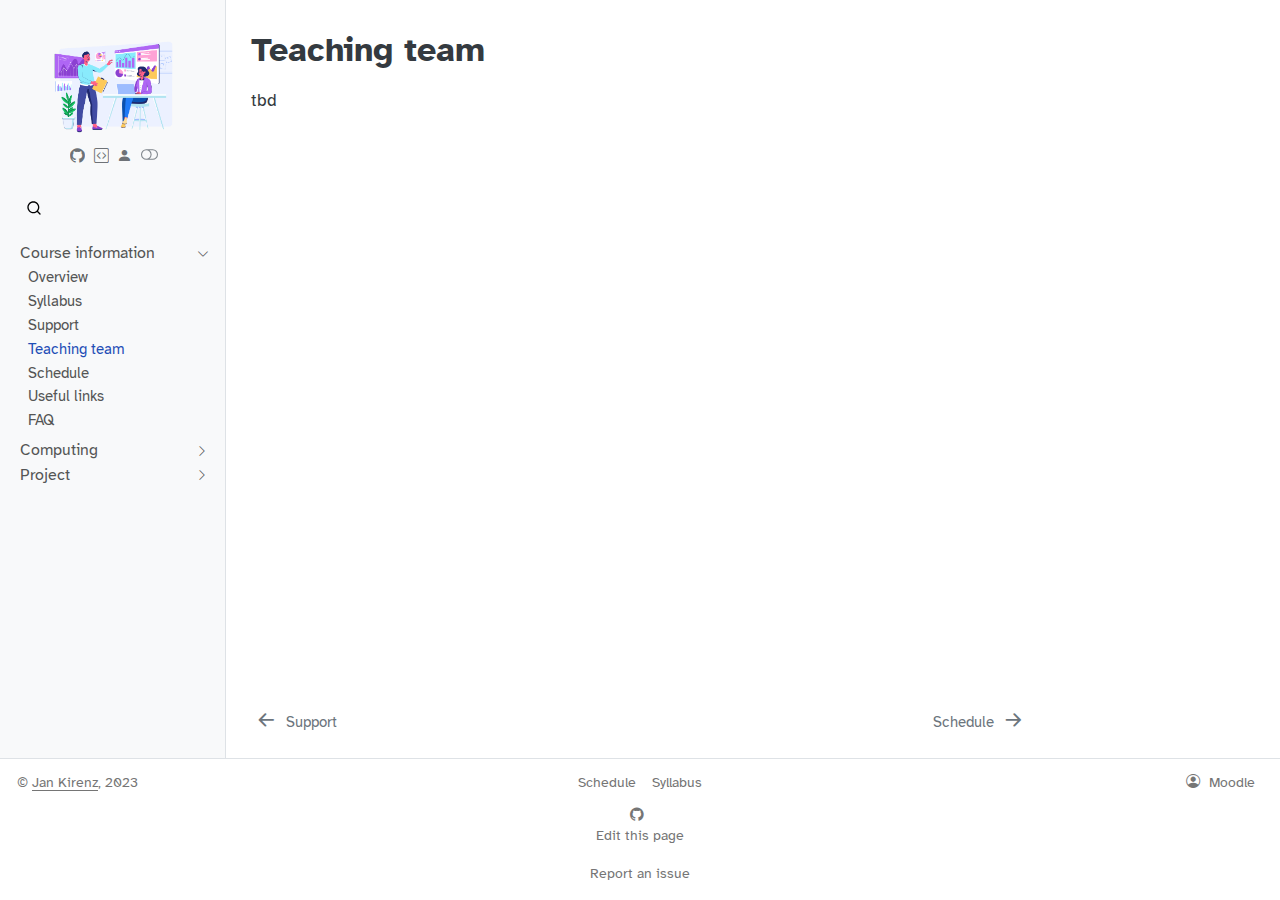
<file: course-team.html>
<!DOCTYPE html>
<html xmlns="http://www.w3.org/1999/xhtml" lang="en" xml:lang="en"><head>

<meta charset="utf-8">
<meta name="generator" content="quarto-1.3.450">

<meta name="viewport" content="width=device-width, initial-scale=1.0, user-scalable=yes">


<title>Title - Teaching team</title>
<style>
code{white-space: pre-wrap;}
span.smallcaps{font-variant: small-caps;}
div.columns{display: flex; gap: min(4vw, 1.5em);}
div.column{flex: auto; overflow-x: auto;}
div.hanging-indent{margin-left: 1.5em; text-indent: -1.5em;}
ul.task-list{list-style: none;}
ul.task-list li input[type="checkbox"] {
  width: 0.8em;
  margin: 0 0.8em 0.2em -1em; /* quarto-specific, see https://github.com/quarto-dev/quarto-cli/issues/4556 */ 
  vertical-align: middle;
}
</style>


<script src="site_libs/quarto-nav/quarto-nav.js"></script>
<script src="site_libs/clipboard/clipboard.min.js"></script>
<script src="site_libs/quarto-search/autocomplete.umd.js"></script>
<script src="site_libs/quarto-search/fuse.min.js"></script>
<script src="site_libs/quarto-search/quarto-search.js"></script>
<meta name="quarto:offset" content="./">
<link href="./index.html" rel="next">
<link href="./course-support.html" rel="prev">
<link href=".//images/logo.png" rel="icon" type="image/png">
<script src="site_libs/quarto-html/quarto.js"></script>
<script src="site_libs/quarto-html/popper.min.js"></script>
<script src="site_libs/quarto-html/tippy.umd.min.js"></script>
<script src="site_libs/quarto-html/anchor.min.js"></script>
<link href="site_libs/quarto-html/tippy.css" rel="stylesheet">
<link href="site_libs/quarto-html/quarto-syntax-highlighting.css" rel="stylesheet" class="quarto-color-scheme" id="quarto-text-highlighting-styles">
<link href="site_libs/quarto-html/quarto-syntax-highlighting-dark.css" rel="prefetch" class="quarto-color-scheme quarto-color-alternate" id="quarto-text-highlighting-styles">
<script src="site_libs/bootstrap/bootstrap.min.js"></script>
<link href="site_libs/bootstrap/bootstrap-icons.css" rel="stylesheet">
<link href="site_libs/bootstrap/bootstrap.min.css" rel="stylesheet" class="quarto-color-scheme" id="quarto-bootstrap" data-mode="light">
<link href="site_libs/bootstrap/bootstrap-dark.min.css" rel="prefetch" class="quarto-color-scheme quarto-color-alternate" id="quarto-bootstrap" data-mode="dark">
<script id="quarto-search-options" type="application/json">{
  "location": "sidebar",
  "copy-button": false,
  "collapse-after": 3,
  "panel-placement": "start",
  "type": "overlay",
  "limit": 20,
  "language": {
    "search-no-results-text": "No results",
    "search-matching-documents-text": "matching documents",
    "search-copy-link-title": "Copy link to search",
    "search-hide-matches-text": "Hide additional matches",
    "search-more-match-text": "more match in this document",
    "search-more-matches-text": "more matches in this document",
    "search-clear-button-title": "Clear",
    "search-detached-cancel-button-title": "Cancel",
    "search-submit-button-title": "Submit",
    "search-label": "Search"
  }
}</script>


<meta property="og:title" content="Title - Teaching team">
<meta property="og:description" content="">
<meta property="og:site-name" content="Title">
</head>

<body class="nav-sidebar docked">

<div id="quarto-search-results"></div>
  <header id="quarto-header" class="headroom fixed-top">
  <nav class="quarto-secondary-nav">
    <div class="container-fluid d-flex">
      <button type="button" class="quarto-btn-toggle btn" data-bs-toggle="collapse" data-bs-target="#quarto-sidebar,#quarto-sidebar-glass" aria-controls="quarto-sidebar" aria-expanded="false" aria-label="Toggle sidebar navigation" onclick="if (window.quartoToggleHeadroom) { window.quartoToggleHeadroom(); }">
        <i class="bi bi-layout-text-sidebar-reverse"></i>
      </button>
      <nav class="quarto-page-breadcrumbs" aria-label="breadcrumb"><ol class="breadcrumb"><li class="breadcrumb-item"><a href="./course-overview.html">Course information</a></li><li class="breadcrumb-item"><a href="./course-team.html">Teaching team</a></li></ol></nav>
      <a class="flex-grow-1" role="button" data-bs-toggle="collapse" data-bs-target="#quarto-sidebar,#quarto-sidebar-glass" aria-controls="quarto-sidebar" aria-expanded="false" aria-label="Toggle sidebar navigation" onclick="if (window.quartoToggleHeadroom) { window.quartoToggleHeadroom(); }">      
      </a>
      <button type="button" class="btn quarto-search-button" aria-label="" onclick="window.quartoOpenSearch();">
        <i class="bi bi-search"></i>
      </button>
    </div>
  </nav>
</header>
<!-- content -->
<div id="quarto-content" class="quarto-container page-columns page-rows-contents page-layout-article">
<!-- sidebar -->
  <nav id="quarto-sidebar" class="sidebar collapse collapse-horizontal sidebar-navigation docked overflow-auto">
    <div class="pt-lg-2 mt-2 text-center sidebar-header">
      <a href="./index.html" class="sidebar-logo-link">
      <img src="./images/logo.png" alt="" class="sidebar-logo py-0 d-lg-inline d-none">
      </a>
      <div class="sidebar-tools-main tools-wide">
    <a href="https://github.com/xyz" rel="" title="GitHub organization" class="quarto-navigation-tool px-1" aria-label="GitHub organization"><i class="bi bi-github"></i></a>
    <a href="https://cmgr.oit.duke.edu/containers" rel="" title="RStudio Containers" class="quarto-navigation-tool px-1" aria-label="RStudio Containers"><i class="bi bi-code-square"></i></a>
    <a href="https://moodle.hdm-stuttgart.de/login/index.php" rel="" title="Moodle" class="quarto-navigation-tool px-1" aria-label="Moodle"><i class="bi bi-person-fill"></i></a>
  <a href="" class="quarto-color-scheme-toggle quarto-navigation-tool  px-1" onclick="window.quartoToggleColorScheme(); return false;" title="Toggle dark mode"><i class="bi"></i></a>
</div>
      </div>
        <div class="mt-2 flex-shrink-0 align-items-center">
        <div class="sidebar-search">
        <div id="quarto-search" class="" title="Search"></div>
        </div>
        </div>
    <div class="sidebar-menu-container"> 
    <ul class="list-unstyled mt-1">
        <li class="sidebar-item sidebar-item-section">
      <div class="sidebar-item-container"> 
            <a class="sidebar-item-text sidebar-link text-start" data-bs-toggle="collapse" data-bs-target="#quarto-sidebar-section-1" aria-expanded="true">
 <span class="menu-text">Course information</span></a>
          <a class="sidebar-item-toggle text-start" data-bs-toggle="collapse" data-bs-target="#quarto-sidebar-section-1" aria-expanded="true" aria-label="Toggle section">
            <i class="bi bi-chevron-right ms-2"></i>
          </a> 
      </div>
      <ul id="quarto-sidebar-section-1" class="collapse list-unstyled sidebar-section depth1 show">  
          <li class="sidebar-item">
  <div class="sidebar-item-container"> 
  <a href="./course-overview.html" class="sidebar-item-text sidebar-link">
 <span class="menu-text">Overview</span></a>
  </div>
</li>
          <li class="sidebar-item">
  <div class="sidebar-item-container"> 
  <a href="./course-syllabus.html" class="sidebar-item-text sidebar-link">
 <span class="menu-text">Syllabus</span></a>
  </div>
</li>
          <li class="sidebar-item">
  <div class="sidebar-item-container"> 
  <a href="./course-support.html" class="sidebar-item-text sidebar-link">
 <span class="menu-text">Support</span></a>
  </div>
</li>
          <li class="sidebar-item">
  <div class="sidebar-item-container"> 
  <a href="./course-team.html" class="sidebar-item-text sidebar-link active">
 <span class="menu-text">Teaching team</span></a>
  </div>
</li>
          <li class="sidebar-item">
  <div class="sidebar-item-container"> 
  <a href="./index.html" class="sidebar-item-text sidebar-link">
 <span class="menu-text">Schedule</span></a>
  </div>
</li>
          <li class="sidebar-item">
  <div class="sidebar-item-container"> 
  <a href="./course-links.html" class="sidebar-item-text sidebar-link">
 <span class="menu-text">Useful links</span></a>
  </div>
</li>
          <li class="sidebar-item">
  <div class="sidebar-item-container"> 
  <a href="./course-faq.html" class="sidebar-item-text sidebar-link">
 <span class="menu-text">FAQ</span></a>
  </div>
</li>
      </ul>
  </li>
        <li class="sidebar-item sidebar-item-section">
      <div class="sidebar-item-container"> 
            <a class="sidebar-item-text sidebar-link text-start collapsed" data-bs-toggle="collapse" data-bs-target="#quarto-sidebar-section-2" aria-expanded="false">
 <span class="menu-text">Computing</span></a>
          <a class="sidebar-item-toggle text-start collapsed" data-bs-toggle="collapse" data-bs-target="#quarto-sidebar-section-2" aria-expanded="false" aria-label="Toggle section">
            <i class="bi bi-chevron-right ms-2"></i>
          </a> 
      </div>
      <ul id="quarto-sidebar-section-2" class="collapse list-unstyled sidebar-section depth1 ">  
          <li class="sidebar-item">
  <div class="sidebar-item-container"> 
  <a href="./computing-access.html" class="sidebar-item-text sidebar-link">
 <span class="menu-text">Access</span></a>
  </div>
</li>
          <li class="sidebar-item">
  <div class="sidebar-item-container"> 
  <a href="./computing-troubleshooting.html" class="sidebar-item-text sidebar-link">
 <span class="menu-text">Troubleshooting</span></a>
  </div>
</li>
          <li class="sidebar-item">
  <div class="sidebar-item-container"> 
  <a href="./computing-cheatsheets.html" class="sidebar-item-text sidebar-link">
 <span class="menu-text">Cheatsheets</span></a>
  </div>
</li>
      </ul>
  </li>
        <li class="sidebar-item sidebar-item-section">
      <div class="sidebar-item-container"> 
            <a class="sidebar-item-text sidebar-link text-start collapsed" data-bs-toggle="collapse" data-bs-target="#quarto-sidebar-section-3" aria-expanded="false">
 <span class="menu-text">Project</span></a>
          <a class="sidebar-item-toggle text-start collapsed" data-bs-toggle="collapse" data-bs-target="#quarto-sidebar-section-3" aria-expanded="false" aria-label="Toggle section">
            <i class="bi bi-chevron-right ms-2"></i>
          </a> 
      </div>
      <ul id="quarto-sidebar-section-3" class="collapse list-unstyled sidebar-section depth1 ">  
          <li class="sidebar-item">
  <div class="sidebar-item-container"> 
  <a href="./project-description.html" class="sidebar-item-text sidebar-link">
 <span class="menu-text">Description</span></a>
  </div>
</li>
          <li class="sidebar-item">
  <div class="sidebar-item-container"> 
  <a href="./project-tips-resources.html" class="sidebar-item-text sidebar-link">
 <span class="menu-text">Tips + resources</span></a>
  </div>
</li>
      </ul>
  </li>
    </ul>
    </div>
</nav>
<div id="quarto-sidebar-glass" data-bs-toggle="collapse" data-bs-target="#quarto-sidebar,#quarto-sidebar-glass"></div>
<!-- margin-sidebar -->
    <div id="quarto-margin-sidebar" class="sidebar margin-sidebar">
        
    </div>
<!-- main -->
<main class="content" id="quarto-document-content">

<header id="title-block-header" class="quarto-title-block default">
<div class="quarto-title">
<h1 class="title">Teaching team</h1>
</div>



<div class="quarto-title-meta">

    
  
    
  </div>
  

</header>

<p>tbd</p>



</main> <!-- /main -->
<script id="quarto-html-after-body" type="application/javascript">
window.document.addEventListener("DOMContentLoaded", function (event) {
  const toggleBodyColorMode = (bsSheetEl) => {
    const mode = bsSheetEl.getAttribute("data-mode");
    const bodyEl = window.document.querySelector("body");
    if (mode === "dark") {
      bodyEl.classList.add("quarto-dark");
      bodyEl.classList.remove("quarto-light");
    } else {
      bodyEl.classList.add("quarto-light");
      bodyEl.classList.remove("quarto-dark");
    }
  }
  const toggleBodyColorPrimary = () => {
    const bsSheetEl = window.document.querySelector("link#quarto-bootstrap");
    if (bsSheetEl) {
      toggleBodyColorMode(bsSheetEl);
    }
  }
  toggleBodyColorPrimary();  
  const disableStylesheet = (stylesheets) => {
    for (let i=0; i < stylesheets.length; i++) {
      const stylesheet = stylesheets[i];
      stylesheet.rel = 'prefetch';
    }
  }
  const enableStylesheet = (stylesheets) => {
    for (let i=0; i < stylesheets.length; i++) {
      const stylesheet = stylesheets[i];
      stylesheet.rel = 'stylesheet';
    }
  }
  const manageTransitions = (selector, allowTransitions) => {
    const els = window.document.querySelectorAll(selector);
    for (let i=0; i < els.length; i++) {
      const el = els[i];
      if (allowTransitions) {
        el.classList.remove('notransition');
      } else {
        el.classList.add('notransition');
      }
    }
  }
  const toggleColorMode = (alternate) => {
    // Switch the stylesheets
    const alternateStylesheets = window.document.querySelectorAll('link.quarto-color-scheme.quarto-color-alternate');
    manageTransitions('#quarto-margin-sidebar .nav-link', false);
    if (alternate) {
      enableStylesheet(alternateStylesheets);
      for (const sheetNode of alternateStylesheets) {
        if (sheetNode.id === "quarto-bootstrap") {
          toggleBodyColorMode(sheetNode);
        }
      }
    } else {
      disableStylesheet(alternateStylesheets);
      toggleBodyColorPrimary();
    }
    manageTransitions('#quarto-margin-sidebar .nav-link', true);
    // Switch the toggles
    const toggles = window.document.querySelectorAll('.quarto-color-scheme-toggle');
    for (let i=0; i < toggles.length; i++) {
      const toggle = toggles[i];
      if (toggle) {
        if (alternate) {
          toggle.classList.add("alternate");     
        } else {
          toggle.classList.remove("alternate");
        }
      }
    }
    // Hack to workaround the fact that safari doesn't
    // properly recolor the scrollbar when toggling (#1455)
    if (navigator.userAgent.indexOf('Safari') > 0 && navigator.userAgent.indexOf('Chrome') == -1) {
      manageTransitions("body", false);
      window.scrollTo(0, 1);
      setTimeout(() => {
        window.scrollTo(0, 0);
        manageTransitions("body", true);
      }, 40);  
    }
  }
  const isFileUrl = () => { 
    return window.location.protocol === 'file:';
  }
  const hasAlternateSentinel = () => {  
    let styleSentinel = getColorSchemeSentinel();
    if (styleSentinel !== null) {
      return styleSentinel === "alternate";
    } else {
      return false;
    }
  }
  const setStyleSentinel = (alternate) => {
    const value = alternate ? "alternate" : "default";
    if (!isFileUrl()) {
      window.localStorage.setItem("quarto-color-scheme", value);
    } else {
      localAlternateSentinel = value;
    }
  }
  const getColorSchemeSentinel = () => {
    if (!isFileUrl()) {
      const storageValue = window.localStorage.getItem("quarto-color-scheme");
      return storageValue != null ? storageValue : localAlternateSentinel;
    } else {
      return localAlternateSentinel;
    }
  }
  let localAlternateSentinel = 'default';
  // Dark / light mode switch
  window.quartoToggleColorScheme = () => {
    // Read the current dark / light value 
    let toAlternate = !hasAlternateSentinel();
    toggleColorMode(toAlternate);
    setStyleSentinel(toAlternate);
  };
  // Ensure there is a toggle, if there isn't float one in the top right
  if (window.document.querySelector('.quarto-color-scheme-toggle') === null) {
    const a = window.document.createElement('a');
    a.classList.add('top-right');
    a.classList.add('quarto-color-scheme-toggle');
    a.href = "";
    a.onclick = function() { try { window.quartoToggleColorScheme(); } catch {} return false; };
    const i = window.document.createElement("i");
    i.classList.add('bi');
    a.appendChild(i);
    window.document.body.appendChild(a);
  }
  // Switch to dark mode if need be
  if (hasAlternateSentinel()) {
    toggleColorMode(true);
  } else {
    toggleColorMode(false);
  }
  const icon = "";
  const anchorJS = new window.AnchorJS();
  anchorJS.options = {
    placement: 'right',
    icon: icon
  };
  anchorJS.add('.anchored');
  const isCodeAnnotation = (el) => {
    for (const clz of el.classList) {
      if (clz.startsWith('code-annotation-')) {                     
        return true;
      }
    }
    return false;
  }
  const clipboard = new window.ClipboardJS('.code-copy-button', {
    text: function(trigger) {
      const codeEl = trigger.previousElementSibling.cloneNode(true);
      for (const childEl of codeEl.children) {
        if (isCodeAnnotation(childEl)) {
          childEl.remove();
        }
      }
      return codeEl.innerText;
    }
  });
  clipboard.on('success', function(e) {
    // button target
    const button = e.trigger;
    // don't keep focus
    button.blur();
    // flash "checked"
    button.classList.add('code-copy-button-checked');
    var currentTitle = button.getAttribute("title");
    button.setAttribute("title", "Copied!");
    let tooltip;
    if (window.bootstrap) {
      button.setAttribute("data-bs-toggle", "tooltip");
      button.setAttribute("data-bs-placement", "left");
      button.setAttribute("data-bs-title", "Copied!");
      tooltip = new bootstrap.Tooltip(button, 
        { trigger: "manual", 
          customClass: "code-copy-button-tooltip",
          offset: [0, -8]});
      tooltip.show();    
    }
    setTimeout(function() {
      if (tooltip) {
        tooltip.hide();
        button.removeAttribute("data-bs-title");
        button.removeAttribute("data-bs-toggle");
        button.removeAttribute("data-bs-placement");
      }
      button.setAttribute("title", currentTitle);
      button.classList.remove('code-copy-button-checked');
    }, 1000);
    // clear code selection
    e.clearSelection();
  });
  function tippyHover(el, contentFn) {
    const config = {
      allowHTML: true,
      content: contentFn,
      maxWidth: 500,
      delay: 100,
      arrow: false,
      appendTo: function(el) {
          return el.parentElement;
      },
      interactive: true,
      interactiveBorder: 10,
      theme: 'quarto',
      placement: 'bottom-start'
    };
    window.tippy(el, config); 
  }
  const noterefs = window.document.querySelectorAll('a[role="doc-noteref"]');
  for (var i=0; i<noterefs.length; i++) {
    const ref = noterefs[i];
    tippyHover(ref, function() {
      // use id or data attribute instead here
      let href = ref.getAttribute('data-footnote-href') || ref.getAttribute('href');
      try { href = new URL(href).hash; } catch {}
      const id = href.replace(/^#\/?/, "");
      const note = window.document.getElementById(id);
      return note.innerHTML;
    });
  }
      let selectedAnnoteEl;
      const selectorForAnnotation = ( cell, annotation) => {
        let cellAttr = 'data-code-cell="' + cell + '"';
        let lineAttr = 'data-code-annotation="' +  annotation + '"';
        const selector = 'span[' + cellAttr + '][' + lineAttr + ']';
        return selector;
      }
      const selectCodeLines = (annoteEl) => {
        const doc = window.document;
        const targetCell = annoteEl.getAttribute("data-target-cell");
        const targetAnnotation = annoteEl.getAttribute("data-target-annotation");
        const annoteSpan = window.document.querySelector(selectorForAnnotation(targetCell, targetAnnotation));
        const lines = annoteSpan.getAttribute("data-code-lines").split(",");
        const lineIds = lines.map((line) => {
          return targetCell + "-" + line;
        })
        let top = null;
        let height = null;
        let parent = null;
        if (lineIds.length > 0) {
            //compute the position of the single el (top and bottom and make a div)
            const el = window.document.getElementById(lineIds[0]);
            top = el.offsetTop;
            height = el.offsetHeight;
            parent = el.parentElement.parentElement;
          if (lineIds.length > 1) {
            const lastEl = window.document.getElementById(lineIds[lineIds.length - 1]);
            const bottom = lastEl.offsetTop + lastEl.offsetHeight;
            height = bottom - top;
          }
          if (top !== null && height !== null && parent !== null) {
            // cook up a div (if necessary) and position it 
            let div = window.document.getElementById("code-annotation-line-highlight");
            if (div === null) {
              div = window.document.createElement("div");
              div.setAttribute("id", "code-annotation-line-highlight");
              div.style.position = 'absolute';
              parent.appendChild(div);
            }
            div.style.top = top - 2 + "px";
            div.style.height = height + 4 + "px";
            let gutterDiv = window.document.getElementById("code-annotation-line-highlight-gutter");
            if (gutterDiv === null) {
              gutterDiv = window.document.createElement("div");
              gutterDiv.setAttribute("id", "code-annotation-line-highlight-gutter");
              gutterDiv.style.position = 'absolute';
              const codeCell = window.document.getElementById(targetCell);
              const gutter = codeCell.querySelector('.code-annotation-gutter');
              gutter.appendChild(gutterDiv);
            }
            gutterDiv.style.top = top - 2 + "px";
            gutterDiv.style.height = height + 4 + "px";
          }
          selectedAnnoteEl = annoteEl;
        }
      };
      const unselectCodeLines = () => {
        const elementsIds = ["code-annotation-line-highlight", "code-annotation-line-highlight-gutter"];
        elementsIds.forEach((elId) => {
          const div = window.document.getElementById(elId);
          if (div) {
            div.remove();
          }
        });
        selectedAnnoteEl = undefined;
      };
      // Attach click handler to the DT
      const annoteDls = window.document.querySelectorAll('dt[data-target-cell]');
      for (const annoteDlNode of annoteDls) {
        annoteDlNode.addEventListener('click', (event) => {
          const clickedEl = event.target;
          if (clickedEl !== selectedAnnoteEl) {
            unselectCodeLines();
            const activeEl = window.document.querySelector('dt[data-target-cell].code-annotation-active');
            if (activeEl) {
              activeEl.classList.remove('code-annotation-active');
            }
            selectCodeLines(clickedEl);
            clickedEl.classList.add('code-annotation-active');
          } else {
            // Unselect the line
            unselectCodeLines();
            clickedEl.classList.remove('code-annotation-active');
          }
        });
      }
  const findCites = (el) => {
    const parentEl = el.parentElement;
    if (parentEl) {
      const cites = parentEl.dataset.cites;
      if (cites) {
        return {
          el,
          cites: cites.split(' ')
        };
      } else {
        return findCites(el.parentElement)
      }
    } else {
      return undefined;
    }
  };
  var bibliorefs = window.document.querySelectorAll('a[role="doc-biblioref"]');
  for (var i=0; i<bibliorefs.length; i++) {
    const ref = bibliorefs[i];
    const citeInfo = findCites(ref);
    if (citeInfo) {
      tippyHover(citeInfo.el, function() {
        var popup = window.document.createElement('div');
        citeInfo.cites.forEach(function(cite) {
          var citeDiv = window.document.createElement('div');
          citeDiv.classList.add('hanging-indent');
          citeDiv.classList.add('csl-entry');
          var biblioDiv = window.document.getElementById('ref-' + cite);
          if (biblioDiv) {
            citeDiv.innerHTML = biblioDiv.innerHTML;
          }
          popup.appendChild(citeDiv);
        });
        return popup.innerHTML;
      });
    }
  }
});
</script>
<nav class="page-navigation">
  <div class="nav-page nav-page-previous">
      <a href="./course-support.html" class="pagination-link">
        <i class="bi bi-arrow-left-short"></i> <span class="nav-page-text">Support</span>
      </a>          
  </div>
  <div class="nav-page nav-page-next">
      <a href="./index.html" class="pagination-link">
        <span class="nav-page-text">Schedule</span> <i class="bi bi-arrow-right-short"></i>
      </a>
  </div>
</nav>
</div> <!-- /content -->
<footer class="footer">
  <div class="nav-footer">
    <div class="nav-footer-left">© <a href="https://www.kirenz.com/">Jan Kirenz</a>, 2023</div>   
    <div class="nav-footer-center">
      <ul class="footer-items list-unstyled">
    <li class="nav-item">
    <a class="nav-link active" href="./index.html" aria-current="page">Schedule</a>
  </li>  
    <li class="nav-item">
    <a class="nav-link" href="./course-syllabus.html">Syllabus</a>
  </li>  
</ul>
    <div class="toc-actions"><div><i class="bi bi-github"></i></div><div class="action-links"><p><a href="https://github.com/xyz/website/edit/main/course-team.qmd" class="toc-action">Edit this page</a></p><p><a href="https://github.com/xyz/website/issues/new" class="toc-action">Report an issue</a></p></div></div></div>
    <div class="nav-footer-right">
      <ul class="footer-items list-unstyled">
    <li class="nav-item compact">
      <i class="bi bi-person-circle" role="img">
</i> 
  </li>  
    <li class="nav-item">
    <a class="nav-link" href="https://moodle.hdm-stuttgart.de/login/index.php">Moodle</a>
  </li>  
</ul>
    </div>
  </div>
</footer>



</body></html>
</file>
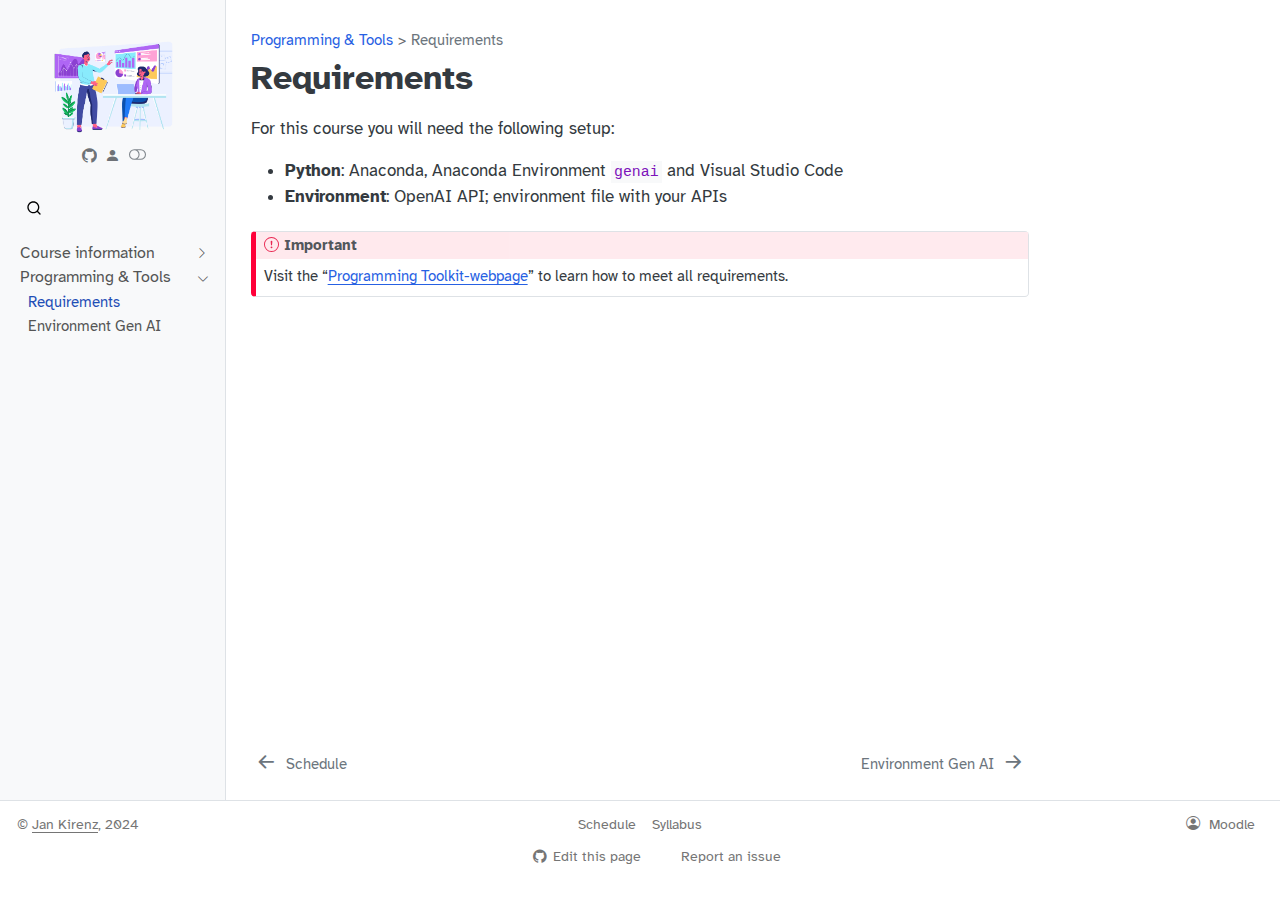
<file: programming-requirements.html>
<!DOCTYPE html>
<html xmlns="http://www.w3.org/1999/xhtml" lang="en" xml:lang="en"><head>

<meta charset="utf-8">
<meta name="generator" content="quarto-1.4.555">

<meta name="viewport" content="width=device-width, initial-scale=1.0, user-scalable=yes">


<title>Big Data and Web Analytics - Requirements</title>
<style>
code{white-space: pre-wrap;}
span.smallcaps{font-variant: small-caps;}
div.columns{display: flex; gap: min(4vw, 1.5em);}
div.column{flex: auto; overflow-x: auto;}
div.hanging-indent{margin-left: 1.5em; text-indent: -1.5em;}
ul.task-list{list-style: none;}
ul.task-list li input[type="checkbox"] {
  width: 0.8em;
  margin: 0 0.8em 0.2em -1em; /* quarto-specific, see https://github.com/quarto-dev/quarto-cli/issues/4556 */ 
  vertical-align: middle;
}
</style>


<script src="site_libs/quarto-nav/quarto-nav.js"></script>
<script src="site_libs/clipboard/clipboard.min.js"></script>
<script src="site_libs/quarto-search/autocomplete.umd.js"></script>
<script src="site_libs/quarto-search/fuse.min.js"></script>
<script src="site_libs/quarto-search/quarto-search.js"></script>
<meta name="quarto:offset" content="./">
<link href="./anaconda-environment.html" rel="next">
<link href="./index.html" rel="prev">
<link href=".//images/logo.png" rel="icon" type="image/png">
<script src="site_libs/quarto-html/quarto.js"></script>
<script src="site_libs/quarto-html/popper.min.js"></script>
<script src="site_libs/quarto-html/tippy.umd.min.js"></script>
<script src="site_libs/quarto-html/anchor.min.js"></script>
<link href="site_libs/quarto-html/tippy.css" rel="stylesheet">
<link href="site_libs/quarto-html/quarto-syntax-highlighting.css" rel="stylesheet" class="quarto-color-scheme" id="quarto-text-highlighting-styles">
<link href="site_libs/quarto-html/quarto-syntax-highlighting-dark.css" rel="prefetch" class="quarto-color-scheme quarto-color-alternate" id="quarto-text-highlighting-styles">
<script src="site_libs/bootstrap/bootstrap.min.js"></script>
<link href="site_libs/bootstrap/bootstrap-icons.css" rel="stylesheet">
<link href="site_libs/bootstrap/bootstrap.min.css" rel="stylesheet" class="quarto-color-scheme" id="quarto-bootstrap" data-mode="light">
<link href="site_libs/bootstrap/bootstrap-dark.min.css" rel="prefetch" class="quarto-color-scheme quarto-color-alternate" id="quarto-bootstrap" data-mode="dark">
<script id="quarto-search-options" type="application/json">{
  "location": "sidebar",
  "copy-button": false,
  "collapse-after": 3,
  "panel-placement": "start",
  "type": "overlay",
  "limit": 50,
  "keyboard-shortcut": [
    "f",
    "/",
    "s"
  ],
  "language": {
    "search-no-results-text": "No results",
    "search-matching-documents-text": "matching documents",
    "search-copy-link-title": "Copy link to search",
    "search-hide-matches-text": "Hide additional matches",
    "search-more-match-text": "more match in this document",
    "search-more-matches-text": "more matches in this document",
    "search-clear-button-title": "Clear",
    "search-text-placeholder": "",
    "search-detached-cancel-button-title": "Cancel",
    "search-submit-button-title": "Submit",
    "search-label": "Search"
  }
}</script>


<meta property="og:title" content="Big Data and Web Analytics - Requirements">
<meta property="og:description" content="Homepage for the course Big Data and Web Analytics at HdM Stuttgart, SS 2024.">
<meta property="og:image" content="https://om2-ss24.github.io/website//images/logo.png">
<meta property="og:site_name" content="Big Data and Web Analytics">
<meta property="og:image:height" content="1609">
<meta property="og:image:width" content="2417">
</head>

<body class="nav-sidebar docked">

<div id="quarto-search-results"></div>
  <header id="quarto-header" class="headroom fixed-top">
  <nav class="quarto-secondary-nav">
    <div class="container-fluid d-flex">
      <button type="button" class="quarto-btn-toggle btn" data-bs-toggle="collapse" data-bs-target=".quarto-sidebar-collapse-item" aria-controls="quarto-sidebar" aria-expanded="false" aria-label="Toggle sidebar navigation" onclick="if (window.quartoToggleHeadroom) { window.quartoToggleHeadroom(); }">
        <i class="bi bi-layout-text-sidebar-reverse"></i>
      </button>
        <nav class="quarto-page-breadcrumbs" aria-label="breadcrumb"><ol class="breadcrumb"><li class="breadcrumb-item"><a href="./programming-requirements.html">Programming &amp; Tools</a></li><li class="breadcrumb-item"><a href="./programming-requirements.html">Requirements</a></li></ol></nav>
        <a class="flex-grow-1" role="button" data-bs-toggle="collapse" data-bs-target=".quarto-sidebar-collapse-item" aria-controls="quarto-sidebar" aria-expanded="false" aria-label="Toggle sidebar navigation" onclick="if (window.quartoToggleHeadroom) { window.quartoToggleHeadroom(); }">      
        </a>
      <button type="button" class="btn quarto-search-button" aria-label="" onclick="window.quartoOpenSearch();">
        <i class="bi bi-search"></i>
      </button>
    </div>
  </nav>
</header>
<!-- content -->
<div id="quarto-content" class="quarto-container page-columns page-rows-contents page-layout-article">
<!-- sidebar -->
  <nav id="quarto-sidebar" class="sidebar collapse collapse-horizontal quarto-sidebar-collapse-item sidebar-navigation docked overflow-auto">
    <div class="pt-lg-2 mt-2 text-center sidebar-header">
      <a href="./index.html" class="sidebar-logo-link">
      <img src="./images/logo.png" alt="" class="sidebar-logo py-0 d-lg-inline d-none">
      </a>
      <div class="sidebar-tools-main tools-wide">
    <a href="https://github.com/om2-ss24" title="GitHub organization" class="quarto-navigation-tool px-1" aria-label="GitHub organization"><i class="bi bi-github"></i></a>
    <a href="https://moodle.hdm-stuttgart.de/login/index.php" title="Moodle" class="quarto-navigation-tool px-1" aria-label="Moodle"><i class="bi bi-person-fill"></i></a>
  <a href="" class="quarto-color-scheme-toggle quarto-navigation-tool  px-1" onclick="window.quartoToggleColorScheme(); return false;" title="Toggle dark mode"><i class="bi"></i></a>
</div>
      </div>
        <div class="mt-2 flex-shrink-0 align-items-center">
        <div class="sidebar-search">
        <div id="quarto-search" class="" title="Search"></div>
        </div>
        </div>
    <div class="sidebar-menu-container"> 
    <ul class="list-unstyled mt-1">
        <li class="sidebar-item sidebar-item-section">
      <div class="sidebar-item-container"> 
            <a class="sidebar-item-text sidebar-link text-start collapsed" data-bs-toggle="collapse" data-bs-target="#quarto-sidebar-section-1" aria-expanded="false">
 <span class="menu-text">Course information</span></a>
          <a class="sidebar-item-toggle text-start collapsed" data-bs-toggle="collapse" data-bs-target="#quarto-sidebar-section-1" aria-expanded="false" aria-label="Toggle section">
            <i class="bi bi-chevron-right ms-2"></i>
          </a> 
      </div>
      <ul id="quarto-sidebar-section-1" class="collapse list-unstyled sidebar-section depth1 ">  
          <li class="sidebar-item">
  <div class="sidebar-item-container"> 
  <a href="./course-overview.html" class="sidebar-item-text sidebar-link">
 <span class="menu-text">Overview</span></a>
  </div>
</li>
          <li class="sidebar-item">
  <div class="sidebar-item-container"> 
  <a href="./course-syllabus.html" class="sidebar-item-text sidebar-link">
 <span class="menu-text">Syllabus</span></a>
  </div>
</li>
          <li class="sidebar-item">
  <div class="sidebar-item-container"> 
  <a href="./course-support.html" class="sidebar-item-text sidebar-link">
 <span class="menu-text">Support</span></a>
  </div>
</li>
          <li class="sidebar-item">
  <div class="sidebar-item-container"> 
  <a href="./index.html" class="sidebar-item-text sidebar-link">
 <span class="menu-text">Schedule</span></a>
  </div>
</li>
      </ul>
  </li>
        <li class="sidebar-item sidebar-item-section">
      <div class="sidebar-item-container"> 
            <a class="sidebar-item-text sidebar-link text-start" data-bs-toggle="collapse" data-bs-target="#quarto-sidebar-section-2" aria-expanded="true">
 <span class="menu-text">Programming &amp; Tools</span></a>
          <a class="sidebar-item-toggle text-start" data-bs-toggle="collapse" data-bs-target="#quarto-sidebar-section-2" aria-expanded="true" aria-label="Toggle section">
            <i class="bi bi-chevron-right ms-2"></i>
          </a> 
      </div>
      <ul id="quarto-sidebar-section-2" class="collapse list-unstyled sidebar-section depth1 show">  
          <li class="sidebar-item">
  <div class="sidebar-item-container"> 
  <a href="./programming-requirements.html" class="sidebar-item-text sidebar-link active">
 <span class="menu-text">Requirements</span></a>
  </div>
</li>
          <li class="sidebar-item">
  <div class="sidebar-item-container"> 
  <a href="./anaconda-environment.html" class="sidebar-item-text sidebar-link">
 <span class="menu-text">Environment Gen AI</span></a>
  </div>
</li>
      </ul>
  </li>
    </ul>
    </div>
</nav>
<div id="quarto-sidebar-glass" class="quarto-sidebar-collapse-item" data-bs-toggle="collapse" data-bs-target=".quarto-sidebar-collapse-item"></div>
<!-- margin-sidebar -->
    <div id="quarto-margin-sidebar" class="sidebar margin-sidebar">
        
    </div>
<!-- main -->
<main class="content" id="quarto-document-content">

<header id="title-block-header" class="quarto-title-block default"><nav class="quarto-page-breadcrumbs quarto-title-breadcrumbs d-none d-lg-block" aria-label="breadcrumb"><ol class="breadcrumb"><li class="breadcrumb-item"><a href="./programming-requirements.html">Programming &amp; Tools</a></li><li class="breadcrumb-item"><a href="./programming-requirements.html">Requirements</a></li></ol></nav>
<div class="quarto-title">
<h1 class="title">Requirements</h1>
</div>



<div class="quarto-title-meta">

    
  
    
  </div>
  


</header>


<p>For this course you will need the following setup:</p>
<ul>
<li><strong>Python</strong>: Anaconda, Anaconda Environment <code>genai</code> and Visual Studio Code</li>
<li><strong>Environment</strong>: OpenAI API; environment file with your APIs</li>
</ul>
<div class="callout callout-style-default callout-important callout-titled">
<div class="callout-header d-flex align-content-center">
<div class="callout-icon-container">
<i class="callout-icon"></i>
</div>
<div class="callout-title-container flex-fill">
Important
</div>
</div>
<div class="callout-body-container callout-body">
<p>Visit the “<a href="https://kirenz.github.io/lab-toolkit/">Programming Toolkit-webpage</a>” to learn how to meet all requirements.</p>
</div>
</div>



</main> <!-- /main -->
<script id="quarto-html-after-body" type="application/javascript">
window.document.addEventListener("DOMContentLoaded", function (event) {
  const toggleBodyColorMode = (bsSheetEl) => {
    const mode = bsSheetEl.getAttribute("data-mode");
    const bodyEl = window.document.querySelector("body");
    if (mode === "dark") {
      bodyEl.classList.add("quarto-dark");
      bodyEl.classList.remove("quarto-light");
    } else {
      bodyEl.classList.add("quarto-light");
      bodyEl.classList.remove("quarto-dark");
    }
  }
  const toggleBodyColorPrimary = () => {
    const bsSheetEl = window.document.querySelector("link#quarto-bootstrap");
    if (bsSheetEl) {
      toggleBodyColorMode(bsSheetEl);
    }
  }
  toggleBodyColorPrimary();  
  const disableStylesheet = (stylesheets) => {
    for (let i=0; i < stylesheets.length; i++) {
      const stylesheet = stylesheets[i];
      stylesheet.rel = 'prefetch';
    }
  }
  const enableStylesheet = (stylesheets) => {
    for (let i=0; i < stylesheets.length; i++) {
      const stylesheet = stylesheets[i];
      stylesheet.rel = 'stylesheet';
    }
  }
  const manageTransitions = (selector, allowTransitions) => {
    const els = window.document.querySelectorAll(selector);
    for (let i=0; i < els.length; i++) {
      const el = els[i];
      if (allowTransitions) {
        el.classList.remove('notransition');
      } else {
        el.classList.add('notransition');
      }
    }
  }
  const toggleGiscusIfUsed = (isAlternate, darkModeDefault) => {
    const baseTheme = document.querySelector('#giscus-base-theme')?.value ?? 'light';
    const alternateTheme = document.querySelector('#giscus-alt-theme')?.value ?? 'dark';
    let newTheme = '';
    if(darkModeDefault) {
      newTheme = isAlternate ? baseTheme : alternateTheme;
    } else {
      newTheme = isAlternate ? alternateTheme : baseTheme;
    }
    const changeGiscusTheme = () => {
      // From: https://github.com/giscus/giscus/issues/336
      const sendMessage = (message) => {
        const iframe = document.querySelector('iframe.giscus-frame');
        if (!iframe) return;
        iframe.contentWindow.postMessage({ giscus: message }, 'https://giscus.app');
      }
      sendMessage({
        setConfig: {
          theme: newTheme
        }
      });
    }
    const isGiscussLoaded = window.document.querySelector('iframe.giscus-frame') !== null;
    if (isGiscussLoaded) {
      changeGiscusTheme();
    }
  }
  const toggleColorMode = (alternate) => {
    // Switch the stylesheets
    const alternateStylesheets = window.document.querySelectorAll('link.quarto-color-scheme.quarto-color-alternate');
    manageTransitions('#quarto-margin-sidebar .nav-link', false);
    if (alternate) {
      enableStylesheet(alternateStylesheets);
      for (const sheetNode of alternateStylesheets) {
        if (sheetNode.id === "quarto-bootstrap") {
          toggleBodyColorMode(sheetNode);
        }
      }
    } else {
      disableStylesheet(alternateStylesheets);
      toggleBodyColorPrimary();
    }
    manageTransitions('#quarto-margin-sidebar .nav-link', true);
    // Switch the toggles
    const toggles = window.document.querySelectorAll('.quarto-color-scheme-toggle');
    for (let i=0; i < toggles.length; i++) {
      const toggle = toggles[i];
      if (toggle) {
        if (alternate) {
          toggle.classList.add("alternate");     
        } else {
          toggle.classList.remove("alternate");
        }
      }
    }
    // Hack to workaround the fact that safari doesn't
    // properly recolor the scrollbar when toggling (#1455)
    if (navigator.userAgent.indexOf('Safari') > 0 && navigator.userAgent.indexOf('Chrome') == -1) {
      manageTransitions("body", false);
      window.scrollTo(0, 1);
      setTimeout(() => {
        window.scrollTo(0, 0);
        manageTransitions("body", true);
      }, 40);  
    }
  }
  const isFileUrl = () => { 
    return window.location.protocol === 'file:';
  }
  const hasAlternateSentinel = () => {  
    let styleSentinel = getColorSchemeSentinel();
    if (styleSentinel !== null) {
      return styleSentinel === "alternate";
    } else {
      return false;
    }
  }
  const setStyleSentinel = (alternate) => {
    const value = alternate ? "alternate" : "default";
    if (!isFileUrl()) {
      window.localStorage.setItem("quarto-color-scheme", value);
    } else {
      localAlternateSentinel = value;
    }
  }
  const getColorSchemeSentinel = () => {
    if (!isFileUrl()) {
      const storageValue = window.localStorage.getItem("quarto-color-scheme");
      return storageValue != null ? storageValue : localAlternateSentinel;
    } else {
      return localAlternateSentinel;
    }
  }
  const darkModeDefault = false;
  let localAlternateSentinel = darkModeDefault ? 'alternate' : 'default';
  // Dark / light mode switch
  window.quartoToggleColorScheme = () => {
    // Read the current dark / light value 
    let toAlternate = !hasAlternateSentinel();
    toggleColorMode(toAlternate);
    setStyleSentinel(toAlternate);
    toggleGiscusIfUsed(toAlternate, darkModeDefault);
  };
  // Ensure there is a toggle, if there isn't float one in the top right
  if (window.document.querySelector('.quarto-color-scheme-toggle') === null) {
    const a = window.document.createElement('a');
    a.classList.add('top-right');
    a.classList.add('quarto-color-scheme-toggle');
    a.href = "";
    a.onclick = function() { try { window.quartoToggleColorScheme(); } catch {} return false; };
    const i = window.document.createElement("i");
    i.classList.add('bi');
    a.appendChild(i);
    window.document.body.appendChild(a);
  }
  // Switch to dark mode if need be
  if (hasAlternateSentinel()) {
    toggleColorMode(true);
  } else {
    toggleColorMode(false);
  }
  const icon = "";
  const anchorJS = new window.AnchorJS();
  anchorJS.options = {
    placement: 'right',
    icon: icon
  };
  anchorJS.add('.anchored');
  const isCodeAnnotation = (el) => {
    for (const clz of el.classList) {
      if (clz.startsWith('code-annotation-')) {                     
        return true;
      }
    }
    return false;
  }
  const clipboard = new window.ClipboardJS('.code-copy-button', {
    text: function(trigger) {
      const codeEl = trigger.previousElementSibling.cloneNode(true);
      for (const childEl of codeEl.children) {
        if (isCodeAnnotation(childEl)) {
          childEl.remove();
        }
      }
      return codeEl.innerText;
    }
  });
  clipboard.on('success', function(e) {
    // button target
    const button = e.trigger;
    // don't keep focus
    button.blur();
    // flash "checked"
    button.classList.add('code-copy-button-checked');
    var currentTitle = button.getAttribute("title");
    button.setAttribute("title", "Copied!");
    let tooltip;
    if (window.bootstrap) {
      button.setAttribute("data-bs-toggle", "tooltip");
      button.setAttribute("data-bs-placement", "left");
      button.setAttribute("data-bs-title", "Copied!");
      tooltip = new bootstrap.Tooltip(button, 
        { trigger: "manual", 
          customClass: "code-copy-button-tooltip",
          offset: [0, -8]});
      tooltip.show();    
    }
    setTimeout(function() {
      if (tooltip) {
        tooltip.hide();
        button.removeAttribute("data-bs-title");
        button.removeAttribute("data-bs-toggle");
        button.removeAttribute("data-bs-placement");
      }
      button.setAttribute("title", currentTitle);
      button.classList.remove('code-copy-button-checked');
    }, 1000);
    // clear code selection
    e.clearSelection();
  });
    var localhostRegex = new RegExp(/^(?:http|https):\/\/localhost\:?[0-9]*\//);
    var mailtoRegex = new RegExp(/^mailto:/);
      var filterRegex = new RegExp("https:\/\/om2-ss24\.github\.io\/website\/");
    var isInternal = (href) => {
        return filterRegex.test(href) || localhostRegex.test(href) || mailtoRegex.test(href);
    }
    // Inspect non-navigation links and adorn them if external
 	var links = window.document.querySelectorAll('a[href]:not(.nav-link):not(.navbar-brand):not(.toc-action):not(.sidebar-link):not(.sidebar-item-toggle):not(.pagination-link):not(.no-external):not([aria-hidden]):not(.dropdown-item):not(.quarto-navigation-tool)');
    for (var i=0; i<links.length; i++) {
      const link = links[i];
      if (!isInternal(link.href)) {
        // undo the damage that might have been done by quarto-nav.js in the case of
        // links that we want to consider external
        if (link.dataset.originalHref !== undefined) {
          link.href = link.dataset.originalHref;
        }
      }
    }
  function tippyHover(el, contentFn, onTriggerFn, onUntriggerFn) {
    const config = {
      allowHTML: true,
      maxWidth: 500,
      delay: 100,
      arrow: false,
      appendTo: function(el) {
          return el.parentElement;
      },
      interactive: true,
      interactiveBorder: 10,
      theme: 'quarto',
      placement: 'bottom-start',
    };
    if (contentFn) {
      config.content = contentFn;
    }
    if (onTriggerFn) {
      config.onTrigger = onTriggerFn;
    }
    if (onUntriggerFn) {
      config.onUntrigger = onUntriggerFn;
    }
    window.tippy(el, config); 
  }
  const noterefs = window.document.querySelectorAll('a[role="doc-noteref"]');
  for (var i=0; i<noterefs.length; i++) {
    const ref = noterefs[i];
    tippyHover(ref, function() {
      // use id or data attribute instead here
      let href = ref.getAttribute('data-footnote-href') || ref.getAttribute('href');
      try { href = new URL(href).hash; } catch {}
      const id = href.replace(/^#\/?/, "");
      const note = window.document.getElementById(id);
      if (note) {
        return note.innerHTML;
      } else {
        return "";
      }
    });
  }
  const xrefs = window.document.querySelectorAll('a.quarto-xref');
  const processXRef = (id, note) => {
    // Strip column container classes
    const stripColumnClz = (el) => {
      el.classList.remove("page-full", "page-columns");
      if (el.children) {
        for (const child of el.children) {
          stripColumnClz(child);
        }
      }
    }
    stripColumnClz(note)
    if (id === null || id.startsWith('sec-')) {
      // Special case sections, only their first couple elements
      const container = document.createElement("div");
      if (note.children && note.children.length > 2) {
        container.appendChild(note.children[0].cloneNode(true));
        for (let i = 1; i < note.children.length; i++) {
          const child = note.children[i];
          if (child.tagName === "P" && child.innerText === "") {
            continue;
          } else {
            container.appendChild(child.cloneNode(true));
            break;
          }
        }
        if (window.Quarto?.typesetMath) {
          window.Quarto.typesetMath(container);
        }
        return container.innerHTML
      } else {
        if (window.Quarto?.typesetMath) {
          window.Quarto.typesetMath(note);
        }
        return note.innerHTML;
      }
    } else {
      // Remove any anchor links if they are present
      const anchorLink = note.querySelector('a.anchorjs-link');
      if (anchorLink) {
        anchorLink.remove();
      }
      if (window.Quarto?.typesetMath) {
        window.Quarto.typesetMath(note);
      }
      // TODO in 1.5, we should make sure this works without a callout special case
      if (note.classList.contains("callout")) {
        return note.outerHTML;
      } else {
        return note.innerHTML;
      }
    }
  }
  for (var i=0; i<xrefs.length; i++) {
    const xref = xrefs[i];
    tippyHover(xref, undefined, function(instance) {
      instance.disable();
      let url = xref.getAttribute('href');
      let hash = undefined; 
      if (url.startsWith('#')) {
        hash = url;
      } else {
        try { hash = new URL(url).hash; } catch {}
      }
      if (hash) {
        const id = hash.replace(/^#\/?/, "");
        const note = window.document.getElementById(id);
        if (note !== null) {
          try {
            const html = processXRef(id, note.cloneNode(true));
            instance.setContent(html);
          } finally {
            instance.enable();
            instance.show();
          }
        } else {
          // See if we can fetch this
          fetch(url.split('#')[0])
          .then(res => res.text())
          .then(html => {
            const parser = new DOMParser();
            const htmlDoc = parser.parseFromString(html, "text/html");
            const note = htmlDoc.getElementById(id);
            if (note !== null) {
              const html = processXRef(id, note);
              instance.setContent(html);
            } 
          }).finally(() => {
            instance.enable();
            instance.show();
          });
        }
      } else {
        // See if we can fetch a full url (with no hash to target)
        // This is a special case and we should probably do some content thinning / targeting
        fetch(url)
        .then(res => res.text())
        .then(html => {
          const parser = new DOMParser();
          const htmlDoc = parser.parseFromString(html, "text/html");
          const note = htmlDoc.querySelector('main.content');
          if (note !== null) {
            // This should only happen for chapter cross references
            // (since there is no id in the URL)
            // remove the first header
            if (note.children.length > 0 && note.children[0].tagName === "HEADER") {
              note.children[0].remove();
            }
            const html = processXRef(null, note);
            instance.setContent(html);
          } 
        }).finally(() => {
          instance.enable();
          instance.show();
        });
      }
    }, function(instance) {
    });
  }
      let selectedAnnoteEl;
      const selectorForAnnotation = ( cell, annotation) => {
        let cellAttr = 'data-code-cell="' + cell + '"';
        let lineAttr = 'data-code-annotation="' +  annotation + '"';
        const selector = 'span[' + cellAttr + '][' + lineAttr + ']';
        return selector;
      }
      const selectCodeLines = (annoteEl) => {
        const doc = window.document;
        const targetCell = annoteEl.getAttribute("data-target-cell");
        const targetAnnotation = annoteEl.getAttribute("data-target-annotation");
        const annoteSpan = window.document.querySelector(selectorForAnnotation(targetCell, targetAnnotation));
        const lines = annoteSpan.getAttribute("data-code-lines").split(",");
        const lineIds = lines.map((line) => {
          return targetCell + "-" + line;
        })
        let top = null;
        let height = null;
        let parent = null;
        if (lineIds.length > 0) {
            //compute the position of the single el (top and bottom and make a div)
            const el = window.document.getElementById(lineIds[0]);
            top = el.offsetTop;
            height = el.offsetHeight;
            parent = el.parentElement.parentElement;
          if (lineIds.length > 1) {
            const lastEl = window.document.getElementById(lineIds[lineIds.length - 1]);
            const bottom = lastEl.offsetTop + lastEl.offsetHeight;
            height = bottom - top;
          }
          if (top !== null && height !== null && parent !== null) {
            // cook up a div (if necessary) and position it 
            let div = window.document.getElementById("code-annotation-line-highlight");
            if (div === null) {
              div = window.document.createElement("div");
              div.setAttribute("id", "code-annotation-line-highlight");
              div.style.position = 'absolute';
              parent.appendChild(div);
            }
            div.style.top = top - 2 + "px";
            div.style.height = height + 4 + "px";
            div.style.left = 0;
            let gutterDiv = window.document.getElementById("code-annotation-line-highlight-gutter");
            if (gutterDiv === null) {
              gutterDiv = window.document.createElement("div");
              gutterDiv.setAttribute("id", "code-annotation-line-highlight-gutter");
              gutterDiv.style.position = 'absolute';
              const codeCell = window.document.getElementById(targetCell);
              const gutter = codeCell.querySelector('.code-annotation-gutter');
              gutter.appendChild(gutterDiv);
            }
            gutterDiv.style.top = top - 2 + "px";
            gutterDiv.style.height = height + 4 + "px";
          }
          selectedAnnoteEl = annoteEl;
        }
      };
      const unselectCodeLines = () => {
        const elementsIds = ["code-annotation-line-highlight", "code-annotation-line-highlight-gutter"];
        elementsIds.forEach((elId) => {
          const div = window.document.getElementById(elId);
          if (div) {
            div.remove();
          }
        });
        selectedAnnoteEl = undefined;
      };
        // Handle positioning of the toggle
    window.addEventListener(
      "resize",
      throttle(() => {
        elRect = undefined;
        if (selectedAnnoteEl) {
          selectCodeLines(selectedAnnoteEl);
        }
      }, 10)
    );
    function throttle(fn, ms) {
    let throttle = false;
    let timer;
      return (...args) => {
        if(!throttle) { // first call gets through
            fn.apply(this, args);
            throttle = true;
        } else { // all the others get throttled
            if(timer) clearTimeout(timer); // cancel #2
            timer = setTimeout(() => {
              fn.apply(this, args);
              timer = throttle = false;
            }, ms);
        }
      };
    }
      // Attach click handler to the DT
      const annoteDls = window.document.querySelectorAll('dt[data-target-cell]');
      for (const annoteDlNode of annoteDls) {
        annoteDlNode.addEventListener('click', (event) => {
          const clickedEl = event.target;
          if (clickedEl !== selectedAnnoteEl) {
            unselectCodeLines();
            const activeEl = window.document.querySelector('dt[data-target-cell].code-annotation-active');
            if (activeEl) {
              activeEl.classList.remove('code-annotation-active');
            }
            selectCodeLines(clickedEl);
            clickedEl.classList.add('code-annotation-active');
          } else {
            // Unselect the line
            unselectCodeLines();
            clickedEl.classList.remove('code-annotation-active');
          }
        });
      }
  const findCites = (el) => {
    const parentEl = el.parentElement;
    if (parentEl) {
      const cites = parentEl.dataset.cites;
      if (cites) {
        return {
          el,
          cites: cites.split(' ')
        };
      } else {
        return findCites(el.parentElement)
      }
    } else {
      return undefined;
    }
  };
  var bibliorefs = window.document.querySelectorAll('a[role="doc-biblioref"]');
  for (var i=0; i<bibliorefs.length; i++) {
    const ref = bibliorefs[i];
    const citeInfo = findCites(ref);
    if (citeInfo) {
      tippyHover(citeInfo.el, function() {
        var popup = window.document.createElement('div');
        citeInfo.cites.forEach(function(cite) {
          var citeDiv = window.document.createElement('div');
          citeDiv.classList.add('hanging-indent');
          citeDiv.classList.add('csl-entry');
          var biblioDiv = window.document.getElementById('ref-' + cite);
          if (biblioDiv) {
            citeDiv.innerHTML = biblioDiv.innerHTML;
          }
          popup.appendChild(citeDiv);
        });
        return popup.innerHTML;
      });
    }
  }
});
</script>
<nav class="page-navigation">
  <div class="nav-page nav-page-previous">
      <a href="./index.html" class="pagination-link" aria-label="Schedule">
        <i class="bi bi-arrow-left-short"></i> <span class="nav-page-text">Schedule</span>
      </a>          
  </div>
  <div class="nav-page nav-page-next">
      <a href="./anaconda-environment.html" class="pagination-link" aria-label="Environment Gen AI">
        <span class="nav-page-text">Environment Gen AI</span> <i class="bi bi-arrow-right-short"></i>
      </a>
  </div>
</nav>
</div> <!-- /content -->
<footer class="footer">
  <div class="nav-footer">
    <div class="nav-footer-left">
<p>© <a href="https://www.kirenz.com/">Jan Kirenz</a>, 2024</p>
</div>   
    <div class="nav-footer-center">
      <ul class="footer-items list-unstyled">
    <li class="nav-item">
    <a class="nav-link active" href="./index.html" aria-current="page">
<p>Schedule</p>
</a>
  </li>  
    <li class="nav-item">
    <a class="nav-link" href="./course-syllabus.html">
<p>Syllabus</p>
</a>
  </li>  
</ul>
    <div class="toc-actions"><ul><li><a href="https://github.com/om2-ss24/website/edit/main/programming-requirements.qmd" class="toc-action"><i class="bi bi-github"></i>Edit this page</a></li><li><a href="https://github.com/om2-ss24/website/issues/new" class="toc-action"><i class="bi empty"></i>Report an issue</a></li></ul></div></div>
    <div class="nav-footer-right">
      <ul class="footer-items list-unstyled">
    <li class="nav-item compact">
      <i class="bi bi-person-circle" role="img">
</i> 
  </li>  
    <li class="nav-item">
    <a class="nav-link" href="https://moodle.hdm-stuttgart.de/login/index.php">
<p>Moodle</p>
</a>
  </li>  
</ul>
    </div>
  </div>
</footer>




</body></html>
</file>
<file: site_libs/quarto-html/tippy.css>
.tippy-box[data-animation=fade][data-state=hidden]{opacity:0}[data-tippy-root]{max-width:calc(100vw - 10px)}.tippy-box{position:relative;background-color:#333;color:#fff;border-radius:4px;font-size:14px;line-height:1.4;white-space:normal;outline:0;transition-property:transform,visibility,opacity}.tippy-box[data-placement^=top]>.tippy-arrow{bottom:0}.tippy-box[data-placement^=top]>.tippy-arrow:before{bottom:-7px;left:0;border-width:8px 8px 0;border-top-color:initial;transform-origin:center top}.tippy-box[data-placement^=bottom]>.tippy-arrow{top:0}.tippy-box[data-placement^=bottom]>.tippy-arrow:before{top:-7px;left:0;border-width:0 8px 8px;border-bottom-color:initial;transform-origin:center bottom}.tippy-box[data-placement^=left]>.tippy-arrow{right:0}.tippy-box[data-placement^=left]>.tippy-arrow:before{border-width:8px 0 8px 8px;border-left-color:initial;right:-7px;transform-origin:center left}.tippy-box[data-placement^=right]>.tippy-arrow{left:0}.tippy-box[data-placement^=right]>.tippy-arrow:before{left:-7px;border-width:8px 8px 8px 0;border-right-color:initial;transform-origin:center right}.tippy-box[data-inertia][data-state=visible]{transition-timing-function:cubic-bezier(.54,1.5,.38,1.11)}.tippy-arrow{width:16px;height:16px;color:#333}.tippy-arrow:before{content:"";position:absolute;border-color:transparent;border-style:solid}.tippy-content{position:relative;padding:5px 9px;z-index:1}
</file>
<file: site_libs/quarto-html/quarto-syntax-highlighting.css>
/* quarto syntax highlight colors */
:root {
  --quarto-hl-ot-color: #003B4F;
  --quarto-hl-at-color: #657422;
  --quarto-hl-ss-color: #20794D;
  --quarto-hl-an-color: #5E5E5E;
  --quarto-hl-fu-color: #4758AB;
  --quarto-hl-st-color: #20794D;
  --quarto-hl-cf-color: #003B4F;
  --quarto-hl-op-color: #5E5E5E;
  --quarto-hl-er-color: #AD0000;
  --quarto-hl-bn-color: #AD0000;
  --quarto-hl-al-color: #AD0000;
  --quarto-hl-va-color: #111111;
  --quarto-hl-bu-color: inherit;
  --quarto-hl-ex-color: inherit;
  --quarto-hl-pp-color: #AD0000;
  --quarto-hl-in-color: #5E5E5E;
  --quarto-hl-vs-color: #20794D;
  --quarto-hl-wa-color: #5E5E5E;
  --quarto-hl-do-color: #5E5E5E;
  --quarto-hl-im-color: #00769E;
  --quarto-hl-ch-color: #20794D;
  --quarto-hl-dt-color: #AD0000;
  --quarto-hl-fl-color: #AD0000;
  --quarto-hl-co-color: #5E5E5E;
  --quarto-hl-cv-color: #5E5E5E;
  --quarto-hl-cn-color: #8f5902;
  --quarto-hl-sc-color: #5E5E5E;
  --quarto-hl-dv-color: #AD0000;
  --quarto-hl-kw-color: #003B4F;
}

/* other quarto variables */
:root {
  --quarto-font-monospace: SFMono-Regular, Menlo, Monaco, Consolas, "Liberation Mono", "Courier New", monospace;
}

pre > code.sourceCode > span {
  color: #003B4F;
}

code span {
  color: #003B4F;
}

code.sourceCode > span {
  color: #003B4F;
}

div.sourceCode,
div.sourceCode pre.sourceCode {
  color: #003B4F;
}

code span.ot {
  color: #003B4F;
  font-style: inherit;
}

code span.at {
  color: #657422;
  font-style: inherit;
}

code span.ss {
  color: #20794D;
  font-style: inherit;
}

code span.an {
  color: #5E5E5E;
  font-style: inherit;
}

code span.fu {
  color: #4758AB;
  font-style: inherit;
}

code span.st {
  color: #20794D;
  font-style: inherit;
}

code span.cf {
  color: #003B4F;
  font-style: inherit;
}

code span.op {
  color: #5E5E5E;
  font-style: inherit;
}

code span.er {
  color: #AD0000;
  font-style: inherit;
}

code span.bn {
  color: #AD0000;
  font-style: inherit;
}

code span.al {
  color: #AD0000;
  font-style: inherit;
}

code span.va {
  color: #111111;
  font-style: inherit;
}

code span.bu {
  font-style: inherit;
}

code span.ex {
  font-style: inherit;
}

code span.pp {
  color: #AD0000;
  font-style: inherit;
}

code span.in {
  color: #5E5E5E;
  font-style: inherit;
}

code span.vs {
  color: #20794D;
  font-style: inherit;
}

code span.wa {
  color: #5E5E5E;
  font-style: italic;
}

code span.do {
  color: #5E5E5E;
  font-style: italic;
}

code span.im {
  color: #00769E;
  font-style: inherit;
}

code span.ch {
  color: #20794D;
  font-style: inherit;
}

code span.dt {
  color: #AD0000;
  font-style: inherit;
}

code span.fl {
  color: #AD0000;
  font-style: inherit;
}

code span.co {
  color: #5E5E5E;
  font-style: inherit;
}

code span.cv {
  color: #5E5E5E;
  font-style: italic;
}

code span.cn {
  color: #8f5902;
  font-style: inherit;
}

code span.sc {
  color: #5E5E5E;
  font-style: inherit;
}

code span.dv {
  color: #AD0000;
  font-style: inherit;
}

code span.kw {
  color: #003B4F;
  font-style: inherit;
}

.prevent-inlining {
  content: "</";
}

/*# sourceMappingURL=debc5d5d77c3f9108843748ff7464032.css.map */
</file>
<file: site_libs/quarto-html/quarto-syntax-highlighting-dark.css>
/* quarto syntax highlight colors */
:root {
  --quarto-hl-al-color: #f07178;
  --quarto-hl-an-color: #d4d0ab;
  --quarto-hl-at-color: #00e0e0;
  --quarto-hl-bn-color: #d4d0ab;
  --quarto-hl-bu-color: #abe338;
  --quarto-hl-ch-color: #abe338;
  --quarto-hl-co-color: #f8f8f2;
  --quarto-hl-cv-color: #ffd700;
  --quarto-hl-cn-color: #ffd700;
  --quarto-hl-cf-color: #ffa07a;
  --quarto-hl-dt-color: #ffa07a;
  --quarto-hl-dv-color: #d4d0ab;
  --quarto-hl-do-color: #f8f8f2;
  --quarto-hl-er-color: #f07178;
  --quarto-hl-ex-color: #00e0e0;
  --quarto-hl-fl-color: #d4d0ab;
  --quarto-hl-fu-color: #ffa07a;
  --quarto-hl-im-color: #abe338;
  --quarto-hl-in-color: #d4d0ab;
  --quarto-hl-kw-color: #ffa07a;
  --quarto-hl-op-color: #ffa07a;
  --quarto-hl-ot-color: #00e0e0;
  --quarto-hl-pp-color: #dcc6e0;
  --quarto-hl-re-color: #00e0e0;
  --quarto-hl-sc-color: #abe338;
  --quarto-hl-ss-color: #abe338;
  --quarto-hl-st-color: #abe338;
  --quarto-hl-va-color: #00e0e0;
  --quarto-hl-vs-color: #abe338;
  --quarto-hl-wa-color: #dcc6e0;
}

/* other quarto variables */
:root {
  --quarto-font-monospace: SFMono-Regular, Menlo, Monaco, Consolas, "Liberation Mono", "Courier New", monospace;
}

code span.al {
  background-color: #2a0f15;
  font-weight: bold;
  color: #f07178;
}

code span.an {
  color: #d4d0ab;
}

code span.at {
  color: #00e0e0;
}

code span.bn {
  color: #d4d0ab;
}

code span.bu {
  color: #abe338;
}

code span.ch {
  color: #abe338;
}

code span.co {
  font-style: italic;
  color: #f8f8f2;
}

code span.cv {
  color: #ffd700;
}

code span.cn {
  color: #ffd700;
}

code span.cf {
  font-weight: bold;
  color: #ffa07a;
}

code span.dt {
  color: #ffa07a;
}

code span.dv {
  color: #d4d0ab;
}

code span.do {
  color: #f8f8f2;
}

code span.er {
  color: #f07178;
  text-decoration: underline;
}

code span.ex {
  font-weight: bold;
  color: #00e0e0;
}

code span.fl {
  color: #d4d0ab;
}

code span.fu {
  color: #ffa07a;
}

code span.im {
  color: #abe338;
}

code span.in {
  color: #d4d0ab;
}

code span.kw {
  font-weight: bold;
  color: #ffa07a;
}

pre > code.sourceCode > span {
  color: #f8f8f2;
}

code span {
  color: #f8f8f2;
}

code.sourceCode > span {
  color: #f8f8f2;
}

div.sourceCode,
div.sourceCode pre.sourceCode {
  color: #f8f8f2;
}

code span.op {
  color: #ffa07a;
}

code span.ot {
  color: #00e0e0;
}

code span.pp {
  color: #dcc6e0;
}

code span.re {
  background-color: #f8f8f2;
  color: #00e0e0;
}

code span.sc {
  color: #abe338;
}

code span.ss {
  color: #abe338;
}

code span.st {
  color: #abe338;
}

code span.va {
  color: #00e0e0;
}

code span.vs {
  color: #abe338;
}

code span.wa {
  color: #dcc6e0;
}

.prevent-inlining {
  content: "</";
}

/*# sourceMappingURL=935a306eefa94366c21e1a970dddb765.css.map */
</file>
